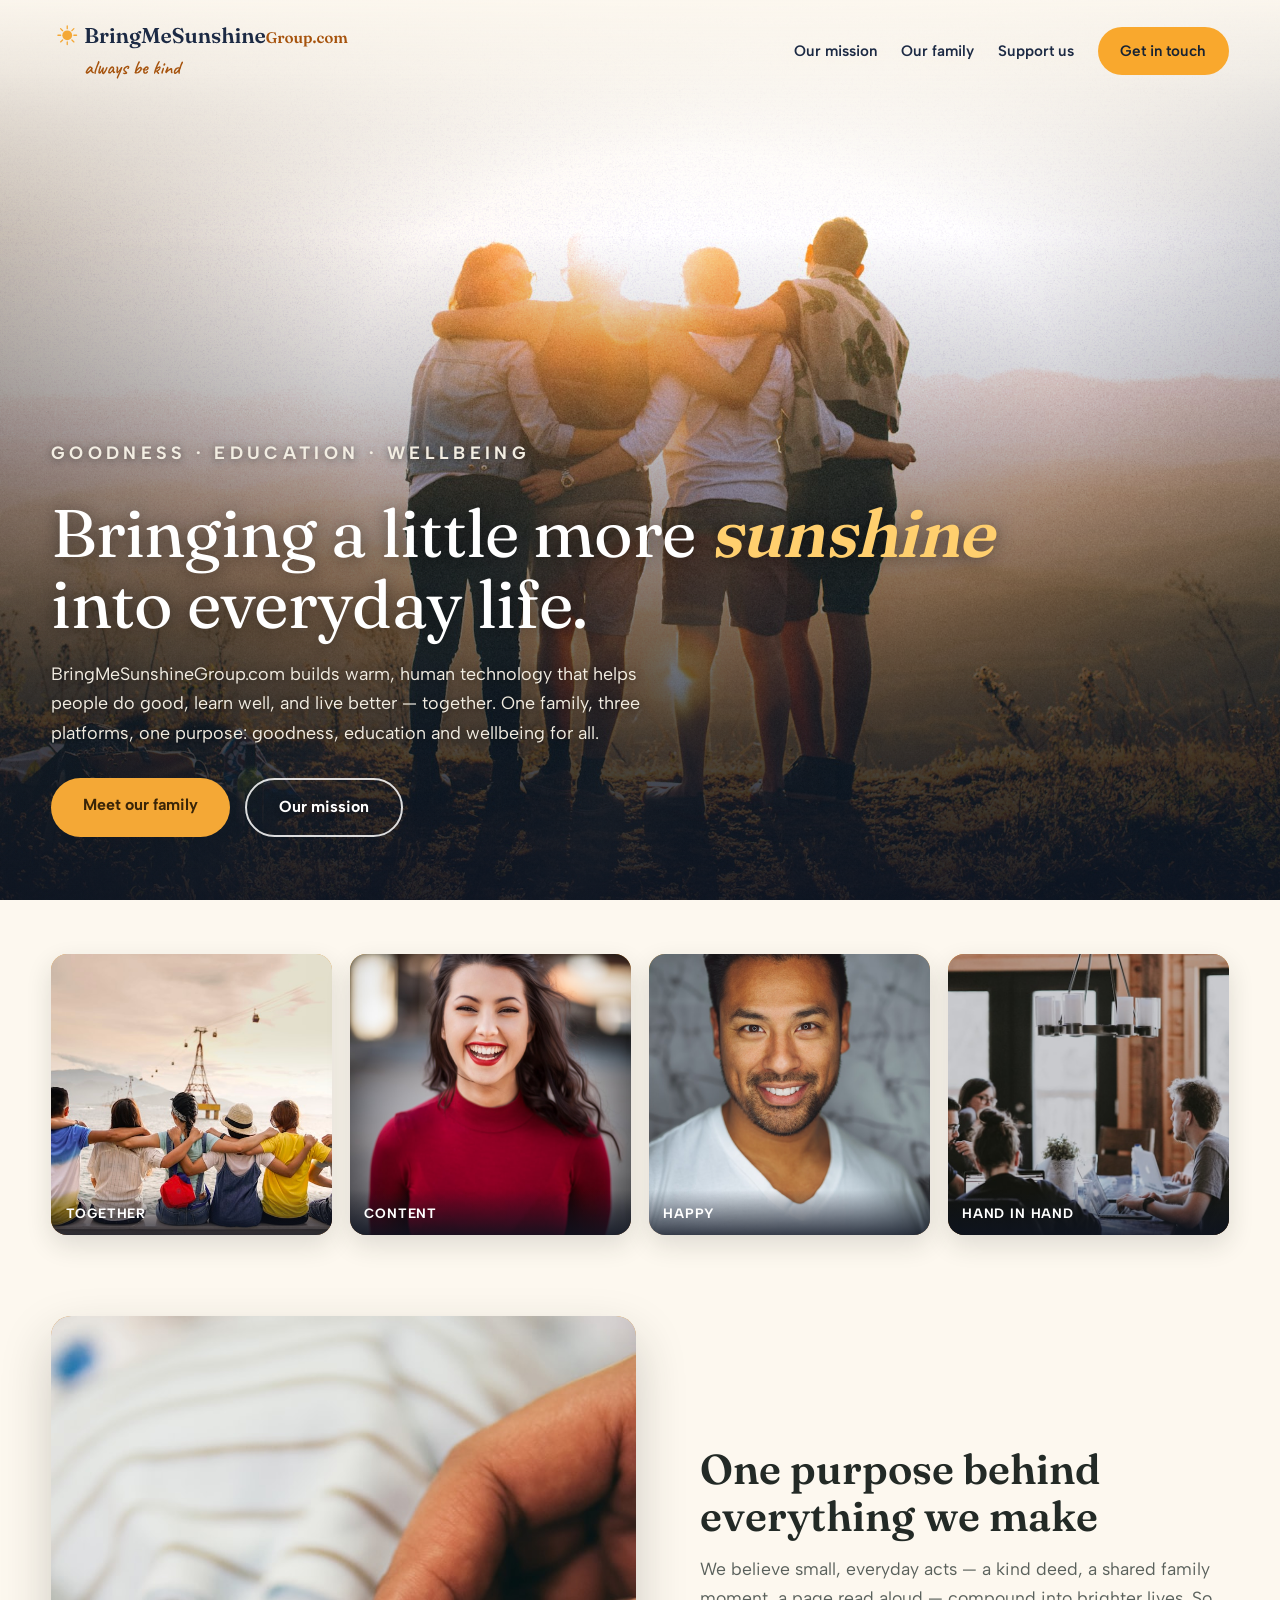
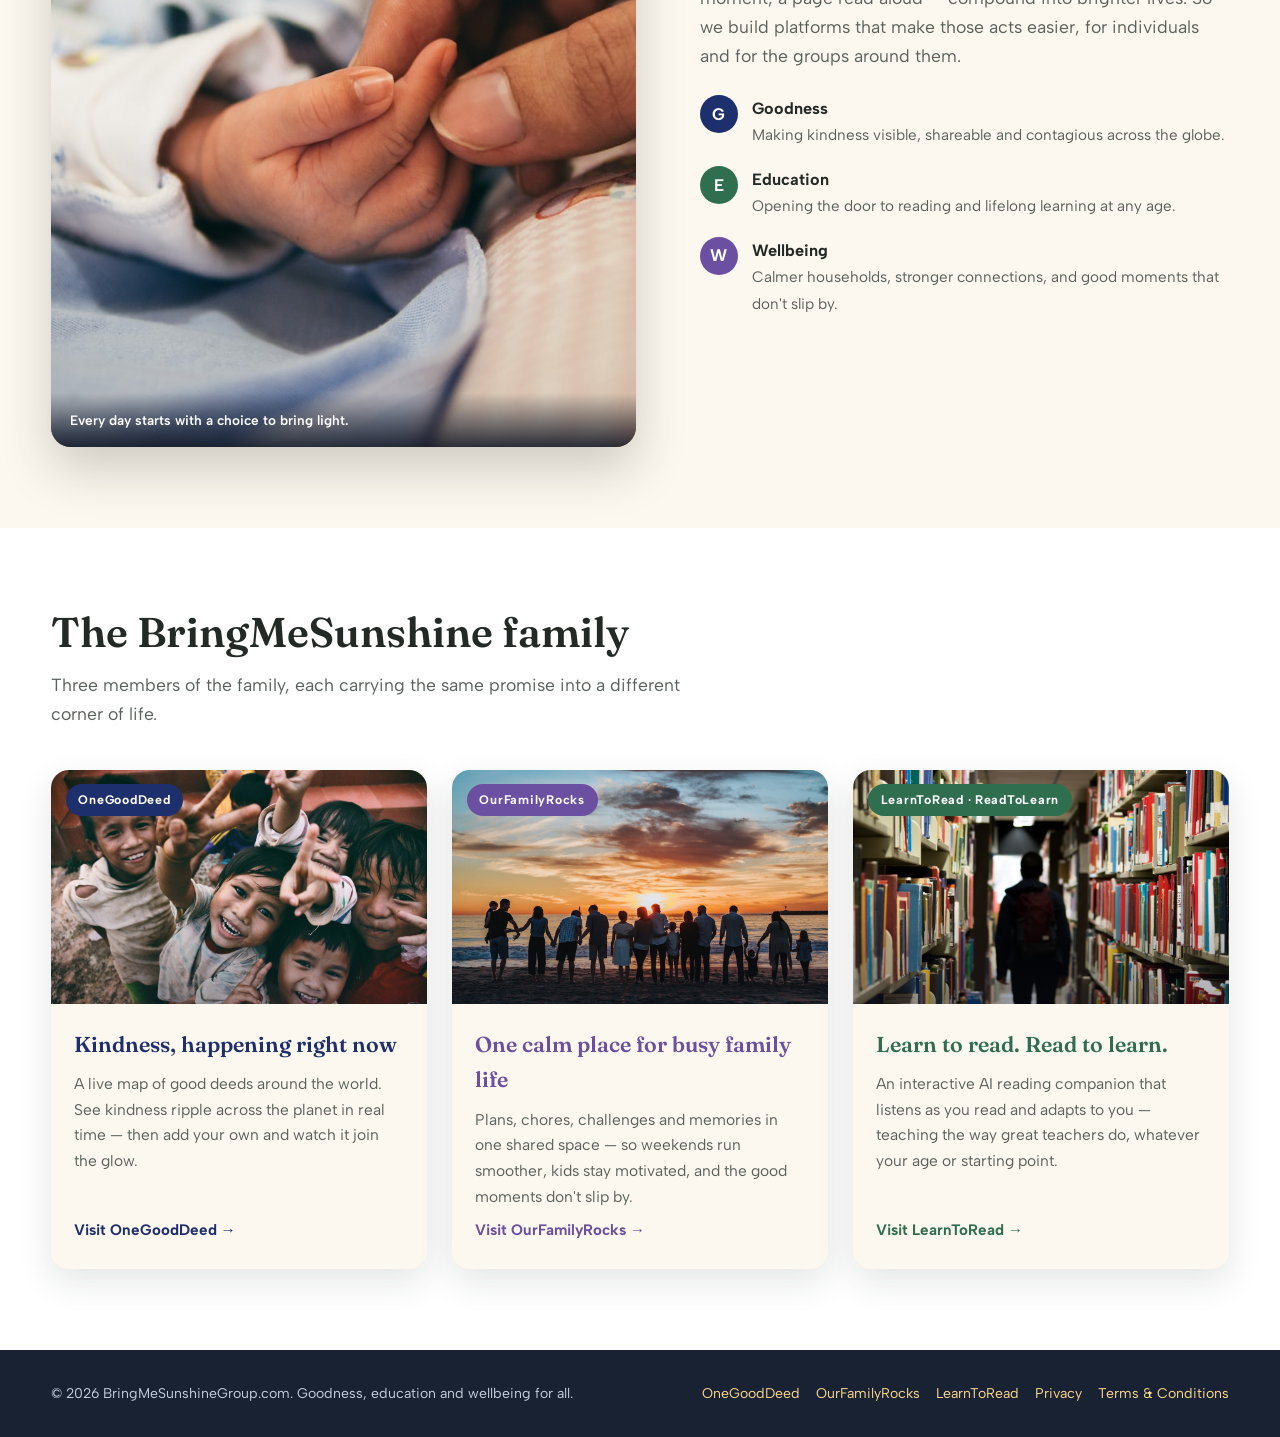
<file: index.html>
<!DOCTYPE html>
<html lang="en">
<head>
<meta charset="UTF-8">
<meta name="viewport" content="width=device-width, initial-scale=1.0">
<title>BringMeSunshineGroup.com — Goodness, education and wellbeing for all</title>

<!-- Favicons & app icons -->
<link rel="icon" href="favicon.ico" sizes="48x48">
<link rel="icon" href="favicon.svg" type="image/svg+xml">
<link rel="icon" type="image/png" sizes="32x32" href="favicon-32x32.png">
<link rel="icon" type="image/png" sizes="16x16" href="favicon-16x16.png">
<link rel="apple-touch-icon" sizes="180x180" href="apple-touch-icon.png">
<link rel="apple-touch-icon" sizes="167x167" href="apple-touch-icon-167x167.png">
<link rel="apple-touch-icon" sizes="152x152" href="apple-touch-icon-152x152.png">
<link rel="manifest" href="site.webmanifest">
<meta name="theme-color" content="#1c2a44">
<meta name="msapplication-config" content="browserconfig.xml">

<style>
:root{
  --sun:#f4a836;
  --sun-deep:#d97e1f;
  --sky:#1c2a44;        /* deep dawn navy */
  --cream:#fdf8ef;
  --ink:#232a26;
  --muted:#5a615c;
  /* product accents drawn from the three brands */
  --ogd-navy:#1e2f6e;   /* OneGoodDeed */
  --ofr-purple:#6b4fa1; /* OurFamilyRocks */
  --ltr-green:#2f6e4e;  /* LearnToRead */
  --display:'Fraunces',serif;
  --body:'Albert Sans',sans-serif;
}
*{margin:0;padding:0;box-sizing:border-box}
html{scroll-behavior:smooth}
body{font-family:var(--body);background:var(--cream);color:var(--ink);line-height:1.65}
img{display:block;max-width:100%}

/* ---------- header ---------- */
header{
  position:absolute;top:0;left:0;right:0;z-index:20;background:transparent;
  display:flex;align-items:center;justify-content:space-between;
  padding:1.1rem clamp(1.2rem,4vw,3.2rem);
}
.logo{display:flex;text-decoration:none}
.logo .wordline{display:flex;align-items:center;gap:.55rem}
.logo svg{width:1.9rem;height:1.9rem;flex:none}
.logo b{
  font-family:var(--display);font-weight:600;font-size:1.9rem;color:var(--sky);line-height:1.1;
  text-shadow:0 1px 10px rgba(253,248,239,.75);
}
.logo b small{color:var(--sun-deep);font-size:.72em}
@media(max-width:760px){
  .logo b{font-size:1.35rem}
  .logo svg{width:1.35rem;height:1.35rem}
  .kind-tag{font-size:1.1rem;margin-left:1.9rem}
}
nav{display:flex;align-items:center}
nav a{
  color:var(--sky);text-decoration:none;font-weight:600;font-size:.95rem;margin-left:1.5rem;
  text-shadow:0 1px 8px rgba(253,248,239,.7);
}
nav a:hover,nav a:focus-visible{color:var(--sun-deep)}
nav a:focus-visible{outline:2px solid var(--sun-deep);outline-offset:4px;border-radius:3px}
.burger{display:none}
.nav-cta{
  background:var(--sun);color:#3a2508 !important;border-radius:999px;
  padding:.55rem 1.25rem;text-shadow:none !important;white-space:nowrap;
}
.nav-cta:hover{background:#ffc25e;color:#3a2508 !important}

/* ---------- hero ---------- */
.hero{position:relative;min-height:100svh;display:flex;align-items:flex-end;overflow:hidden;background:var(--sky);padding-top:118px}
.hero-img{position:absolute;inset:0;width:100%;height:100%;object-fit:cover;object-position:center 35%;
  filter:contrast(1.1) saturate(1.04)}
/* graceful fallback if the photo can't load */
.hero-fallback{position:absolute;inset:0;background:
  radial-gradient(circle at 50% 78%, #ffd98c 0%, #f4a836 18%, #d3628a 45%, #4a2f58 75%, #1c2a44 100%);}
/* warm sunrise wash and gentle vignette to focus on the people */
.hero-tint{position:absolute;inset:0;pointer-events:none;background:
  linear-gradient(115deg, rgba(255,170,60,.14), transparent 45%),
  radial-gradient(ellipse 70% 70% at 55% 45%, transparent 40%, rgba(14,20,34,.38) 100%);}
/* sunlight coming in — kept subtle */
.sunflare{position:absolute;inset:0;pointer-events:none;mix-blend-mode:screen;background:
  radial-gradient(ellipse 42% 32% at 74% 16%, rgba(255,214,140,.45) 0%, rgba(255,178,72,.18) 40%, transparent 70%);}
.sunrays{position:absolute;inset:0;pointer-events:none;mix-blend-mode:screen;opacity:.2;background:
  conic-gradient(from 200deg at 72% 20%,
    transparent 0deg, rgba(255,220,150,.5) 6deg, transparent 12deg,
    transparent 20deg, rgba(255,220,150,.35) 26deg, transparent 32deg,
    transparent 42deg, rgba(255,220,150,.45) 48deg, transparent 54deg,
    transparent 64deg, rgba(255,220,150,.3) 70deg, transparent 76deg, transparent 360deg);}
/* contrast scrim so every word stays readable */
.hero-scrim{position:absolute;inset:0;background:
  linear-gradient(to top, rgba(14,20,34,.88) 0%, rgba(14,20,34,.55) 32%, rgba(14,20,34,.18) 58%, rgba(253,248,239,0) 74%, rgba(253,248,239,.78) 92%, rgba(253,248,239,.97) 100%);}
.hero-copy{position:relative;z-index:5;padding:0 clamp(1.2rem,4vw,3.2rem) clamp(2.6rem,7vh,5rem);max-width:780px;color:#fff}
.eyebrow{font-size:.78rem;letter-spacing:.24em;text-transform:uppercase;font-weight:700;color:#ffd98c;margin-bottom:1rem;text-shadow:0 1px 6px rgba(0,0,0,.5)}
h1{
  font-family:var(--display);font-weight:400;font-size:clamp(2.5rem,6vw,4.5rem);
  line-height:1.05;letter-spacing:-.01em;margin-bottom:1.2rem;
  text-shadow:0 2px 18px rgba(0,0,0,.55);
}
h1 em{font-style:italic;font-weight:600;color:#ffcf6e}
.hero-copy p{font-size:clamp(1.02rem,1.4vw,1.2rem);color:#f2ede2;max-width:56ch;margin-bottom:1.9rem;text-shadow:0 1px 8px rgba(0,0,0,.55)}
.cta-row{display:flex;gap:.9rem;flex-wrap:wrap}
.btn{display:inline-block;text-decoration:none;font-weight:700;font-size:1rem;border-radius:999px;padding:.9rem 2rem;transition:transform .15s,background .15s}
.btn:focus-visible{outline:3px solid #ffd98c;outline-offset:3px}
.btn-sun{background:var(--sun);color:#3a2508}
.btn-sun:hover{transform:translateY(-2px);background:#ffc25e}
.btn-line{border:2px solid rgba(255,255,255,.85);color:#fff;text-shadow:0 1px 6px rgba(0,0,0,.4)}
.btn-line:hover{border-color:#ffd98c;color:#ffd98c}

/* ---------- sections ---------- */
section{padding:clamp(3.6rem,9vh,6.5rem) clamp(1.2rem,4vw,3.2rem)}
.inner{max-width:1120px;margin:0 auto}
h2{font-family:var(--display);font-weight:600;font-size:clamp(1.8rem,3.4vw,2.6rem);line-height:1.12;margin-bottom:.9rem}
.lede{max-width:62ch;color:var(--muted);font-size:1.1rem}

/* mission split */
.mission .inner{display:grid;grid-template-columns:1.05fr .95fr;gap:clamp(2rem,5vw,4rem);align-items:center}
@media(max-width:820px){.mission .inner{grid-template-columns:1fr}}
.mission-photo{position:relative;border-radius:20px;overflow:hidden;box-shadow:0 22px 50px rgba(35,42,38,.22);aspect-ratio:4/5;background:
  radial-gradient(circle at 60% 30%, #ffd98c, #f4a836 40%, #b8652f 100%);}
.mission-photo img{width:100%;height:100%;object-fit:cover}
.mission-photo figcaption{
  position:absolute;left:0;right:0;bottom:0;padding:1rem 1.2rem;font-size:.85rem;font-weight:600;color:#fff;
  background:linear-gradient(to top, rgba(14,20,34,.85), transparent);
}
.pillars{list-style:none;margin-top:1.6rem;display:grid;gap:1.1rem}
.pillars li{display:flex;gap:.9rem;align-items:flex-start}
.pillars .dot{flex:none;width:38px;height:38px;border-radius:50%;display:grid;place-items:center;color:#fff;font-weight:700;font-size:1.05rem}
.pillars b{display:block;font-size:1.02rem}
.pillars span{color:var(--muted);font-size:.95rem}

/* product family */
.family{background:#fff}
.family-grid{display:grid;grid-template-columns:repeat(auto-fit,minmax(290px,1fr));gap:1.6rem;margin-top:2.6rem}
.card{
  border-radius:18px;overflow:hidden;background:var(--cream);
  box-shadow:0 12px 34px rgba(35,42,38,.12);display:flex;flex-direction:column;
  transition:transform .18s ease;
}
.card:hover{transform:translateY(-5px)}
.card .photo{position:relative;aspect-ratio:16/10;overflow:hidden}
.card .photo img{width:100%;height:100%;object-fit:cover}
.card .photo::after{content:"";position:absolute;inset:0;background:linear-gradient(to top, rgba(14,20,34,.35), transparent 45%)}
.card .badge{
  position:absolute;top:.9rem;left:.9rem;z-index:2;color:#fff;font-weight:700;font-size:.78rem;
  letter-spacing:.06em;padding:.35rem .8rem;border-radius:999px;
}
.card-body{padding:1.4rem 1.4rem 1.6rem;display:flex;flex-direction:column;gap:.55rem;flex:1}
.card h3{font-family:var(--display);font-weight:600;font-size:1.35rem}
.card p{color:var(--muted);font-size:.97rem;flex:1}
.card a{font-weight:700;text-decoration:none;font-size:.95rem}
.ogd .badge,.ogd .dot{background:var(--ogd-navy)} .ogd h3,.ogd a{color:var(--ogd-navy)}
.ofr .badge,.ofr .dot{background:var(--ofr-purple)} .ofr h3,.ofr a{color:var(--ofr-purple)}
.ltr .badge,.ltr .dot{background:var(--ltr-green)} .ltr h3,.ltr a{color:var(--ltr-green)}
.photo-fallback-ogd{background:radial-gradient(circle at 30% 30%, #3b4f9e, #1e2f6e)}
.photo-fallback-ofr{background:radial-gradient(circle at 30% 30%, #9a7ecf, #6b4fa1)}
.photo-fallback-ltr{background:radial-gradient(circle at 30% 30%, #58a37c, #2f6e4e)}

/* banner CTA */
.banner{position:relative;color:#fff;text-align:center;overflow:hidden;background:var(--sky)}
.banner-img{position:absolute;inset:0;width:100%;height:100%;object-fit:cover;object-position:center 40%}
.banner-scrim{position:absolute;inset:0;background:rgba(16,24,40,.68)}
.banner .inner{position:relative;z-index:2;max-width:760px}
.banner h2{color:#fff;text-shadow:0 2px 14px rgba(0,0,0,.5)}
.banner p{color:#f0ebe0;margin:0 auto 2rem;max-width:54ch;text-shadow:0 1px 8px rgba(0,0,0,.5)}

/* people strip */
.people-strip{padding-top:clamp(2.4rem,6vh,4rem);padding-bottom:0}
.strip-grid{display:grid;grid-template-columns:repeat(auto-fit,minmax(180px,1fr));gap:1.1rem}
.strip-grid figure{position:relative;border-radius:16px;overflow:hidden;aspect-ratio:1/1;
  background:radial-gradient(circle at 40% 30%, #ffd98c, #f4a836 55%, #c97b3a);
  box-shadow:0 10px 26px rgba(35,42,38,.14)}
.strip-grid img{width:100%;height:100%;object-fit:cover;transition:transform .3s ease}
.strip-grid figure:hover img{transform:scale(1.04)}
.strip-grid figcaption{
  position:absolute;left:0;right:0;bottom:0;padding:.7rem .9rem;
  font-weight:700;font-size:.85rem;letter-spacing:.06em;text-transform:uppercase;color:#fff;
  background:linear-gradient(to top, rgba(14,20,34,.8), transparent);
}

footer{background:#182233;color:#c8cedd;padding:2rem clamp(1.2rem,4vw,3.2rem);font-size:.88rem;display:flex;justify-content:space-between;flex-wrap:wrap;gap:.8rem}
footer a{color:#ffd98c;text-decoration:none;margin-left:1rem}
footer a:first-child{margin-left:0}
@media(prefers-reduced-motion:no-preference){
  .hero-copy{opacity:0;transform:translateY(14px);animation:rise .9s ease .4s forwards}
  .sunflare{opacity:0;animation:dawn 2.4s ease .2s forwards}
  @keyframes rise{to{opacity:1;transform:translateY(0)}}
  @keyframes dawn{to{opacity:1}}
}

/* --- Get in touch form (20 Aug 2026) --- */
.contact-card{background:var(--cream);color:var(--ink);border-radius:16px;padding:22px 22px 16px;
  max-width:560px;margin:22px auto 0;text-align:left;box-shadow:0 10px 34px rgba(0,0,0,.25)}
.contact-card label{display:block;font-weight:600;font-size:.86rem;margin:0 0 12px;color:var(--ink)}
.contact-card .cf-opt{font-weight:400;color:var(--muted)}
.contact-card input,.contact-card textarea{display:block;width:100%;margin-top:5px;border:1px solid #e0d9c8;
  border-radius:10px;padding:10px 12px;font:inherit;font-size:.95rem;background:#fff;color:var(--ink)}
.contact-card input:focus,.contact-card textarea:focus{outline:2px solid var(--sun);border-color:var(--sun)}
.contact-card .cf-row{display:grid;grid-template-columns:1fr 1fr;gap:0 14px}
@media(max-width:560px){.contact-card .cf-row{grid-template-columns:1fr}}
.contact-card button{width:100%;border:none;cursor:pointer;font:inherit;font-weight:700;border-radius:12px;padding:12px}
.contact-card .cf-note{font-size:.8rem;color:var(--muted);margin:10px 0 0;text-align:center}
.contact-card .cf-note a{color:var(--sun-deep);font-weight:600}
.lockup{display:flex;flex-direction:column}
.kind-tag{font-family:'Caveat',cursive;font-size:1.4rem;font-weight:600;letter-spacing:.02em;color:var(--sun-deep);text-shadow:0 1px 8px rgba(253,248,239,.7);margin:2px 0 0 2.45rem}
/* ---------- mobile flow (21 Aug 2026): burger menu ---------- */
@media(max-width:640px){
  header{padding:1rem 1.2rem}
  .burger{display:flex;flex-direction:column;align-items:center;justify-content:center;gap:5px;
    width:44px;height:44px;flex:none;background:rgba(253,248,239,.6);
    border:1.5px solid rgba(28,42,68,.45);border-radius:12px;cursor:pointer;padding:0}
  .burger span{display:block;width:20px;height:2px;background:var(--sky);border-radius:2px;transition:transform .2s,opacity .2s}
  .burger[aria-expanded="true"] span:nth-child(1){transform:translateY(7px) rotate(45deg)}
  .burger[aria-expanded="true"] span:nth-child(2){opacity:0}
  .burger[aria-expanded="true"] span:nth-child(3){transform:translateY(-7px) rotate(-45deg)}
  nav{position:absolute;top:calc(100% - .4rem);right:1.2rem;display:none;flex-direction:column;align-items:stretch;
    background:rgba(253,248,239,.98);border:1px solid #eee3cf;border-radius:14px;
    padding:.7rem;min-width:220px;gap:.15rem;box-shadow:0 18px 40px rgba(35,42,38,.28)}
  nav.open{display:flex}
  nav a{margin-left:0;font-size:1rem;padding:.6rem .7rem;border-radius:9px;text-shadow:none}
  nav a:not(.nav-cta):hover{background:rgba(28,42,68,.07)}
  .nav-cta{margin-top:.45rem;text-align:center;padding:.6rem 1rem}
  .strip-grid{grid-template-columns:1fr 1fr;gap:.8rem}
  .strip-grid figcaption{font-size:.72rem;padding:.5rem .6rem}
  .mission-photo{aspect-ratio:4/3}
  .contact-card input,.contact-card textarea{font-size:1rem}
  footer{flex-direction:column;align-items:center;text-align:center;gap:.9rem}
  footer span:last-child{display:flex;flex-wrap:wrap;justify-content:center;gap:.3rem 1.1rem}
  footer a{margin-left:0}
}
/* two-line hero headline on wide screens (21 Aug 2026) */
.h1-br{display:none}
@media(min-width:900px){
  .h1-br{display:inline}
  .hero-copy{max-width:1080px}
  h1{font-size:clamp(2.5rem,5.6vw,4.2rem)}
}
</style>
<link rel="stylesheet" href="brand/web/bmsg-fonts-v1.2.css">
<link rel="stylesheet" href="brand/web/bmsg-lockup-v1.2.css">
<link rel="canonical" href="https://bringmesunshinegroup.com/">
<link rel="stylesheet" href="site-layout.css">
</head>
<body>

<header>
  <a class="logo" href="index.html" aria-label="BringMeSunshineGroup.com home"><svg xmlns="http://www.w3.org/2000/svg" viewBox="0 0 429 96" width="429" height="96" role="img" aria-label="BringMeSunshineGroup.com — always be kind" class="bmsg-web-logo"><title>BringMeSunshineGroup.com — always be kind</title><g fill="#f4a836" stroke="#f4a836" stroke-width="1.9" stroke-linecap="round"><circle cx="23.2" cy="24.7" r="7" stroke="none"/><path d="M23.2 11.4v3.8m0 19v3.8M9.9 24.7h3.8m19 0h3.8M13.7 15.2l2.9 2.9m13.3 13.3 2.8 2.8m0-19-2.8 2.9m-13.3 13.3-2.9 2.8"/></g><path data-part="name" fill="#1c2a44" d="M67.86 30.6Q67.86 32.87 65.91499999999999 34.295Q63.97 35.72 60.08 35.72H49.58Q49.15 35.72 48.94 35.54Q48.73 35.36 48.73 35.07Q48.73 34.54 49.33 34.36L50.23 34.16Q50.6 34.06 50.79 33.855000000000004Q50.98 33.65 50.98 33.31V16.83Q50.98 16.5 50.795 16.3Q50.61 16.1 50.23 16.0L49.33 15.8Q48.73 15.62 48.73 15.09Q48.73 14.78 48.94 14.61Q49.15 14.44 49.58 14.44H57.72Q60.56 14.44 62.555 15.215Q64.55 15.99 65.6 17.365Q66.65 18.74 66.65 20.58Q66.65 22.09 65.79 23.29Q64.93 24.49 63.265 25.185Q61.6 25.88 59.15 25.88L59.98 25.43Q62.37 25.43 64.14 26.09Q65.91 26.75 66.88499999999999 27.92Q67.86 29.09 67.86 30.6ZM58.36 26.4H54.4V25.25H58.03Q59.38 25.25 60.315 24.740000000000002Q61.25 24.23 61.735 23.235Q62.22 22.24 62.22 20.82Q62.22 19.28 61.61 18.145000000000003Q61.0 17.01 59.84 16.375Q58.68 15.74 57.02 15.74H55.64V33.01Q55.64 33.73 56.08 34.075Q56.52 34.42 57.38 34.42H59.05Q60.4 34.42 61.325 33.935Q62.25 33.45 62.725 32.555Q63.2 31.66 63.2 30.47Q63.2 28.62 61.965 27.509999999999998Q60.73 26.4 58.36 26.4ZM75.11 27.71Q75.11 25.52 75.735 24.04Q76.36 22.56 77.36500000000001 21.814999999999998Q78.37 21.07 79.52 21.07Q80.95 21.07 81.72 21.880000000000003Q82.49 22.69 82.49 24.21Q82.49 25.55 81.93 26.21Q81.37 26.87 80.49 26.87Q79.6 26.87 79.13 26.395000000000003Q78.66 25.92 78.66 25.06V24.5Q78.65 24.03 78.44 23.795Q78.23 23.56 77.75 23.56Q77.22 23.56 76.72999999999999 24.0Q76.24 24.44 75.935 25.34Q75.63 26.24 75.63 27.64ZM75.4 22.05 75.63 25.64V33.41Q75.63 33.82 75.78999999999999 34.019999999999996Q75.95 34.22 76.39 34.29L77.71 34.5Q78.04 34.55 78.2 34.705Q78.36 34.86 78.36 35.13Q78.36 35.41 78.16 35.565Q77.96 35.72 77.57 35.72H70.51Q70.11 35.72 69.925 35.56Q69.74 35.4 69.74 35.14Q69.74 34.93 69.87 34.78Q70.0 34.63 70.27 34.53L70.88 34.38Q71.15 34.29 71.28 34.085Q71.41 33.88 71.41 33.43V24.53Q71.41 24.17 71.3 24.01Q71.19 23.85 70.94 23.81L70.11 23.75Q69.86 23.69 69.745 23.565Q69.63 23.44 69.63 23.24Q69.63 23.01 69.775 22.86Q69.92 22.71 70.29 22.58L73.19 21.57Q73.88 21.31 74.205 21.229999999999997Q74.53 21.15 74.72 21.15Q75.03 21.15 75.185 21.354999999999997Q75.34 21.56 75.4 22.05ZM89.95 22.04V33.42Q89.95 33.87 90.08 34.08Q90.21 34.29 90.47 34.38L91.07 34.53Q91.35 34.62 91.475 34.769999999999996Q91.6 34.92 91.6 35.14Q91.6 35.41 91.41499999999999 35.565Q91.23 35.72 90.83 35.72H84.83Q84.43 35.72 84.245 35.565Q84.06 35.41 84.06 35.14Q84.06 34.93 84.185 34.78Q84.31 34.63 84.59 34.53L85.21 34.38Q85.47 34.29 85.6 34.085Q85.73 33.88 85.73 33.43V24.5Q85.73 24.14 85.62 23.985Q85.51 23.83 85.26 23.79L84.44 23.73Q84.18 23.67 84.07 23.545Q83.96 23.42 83.96 23.22Q83.96 22.98 84.1 22.84Q84.24 22.7 84.61 22.56L87.57 21.51Q88.13 21.31 88.455 21.225Q88.78 21.14 89.02 21.14Q89.49 21.14 89.72 21.384999999999998Q89.95 21.63 89.95 22.04ZM87.53 18.85Q86.33 18.85 85.60499999999999 18.22Q84.88 17.59 84.88 16.58Q84.88 15.57 85.60499999999999 14.95Q86.33 14.33 87.53 14.33Q88.73 14.33 89.46000000000001 14.95Q90.19 15.57 90.19 16.58Q90.19 17.59 89.46000000000001 18.22Q88.73 18.85 87.53 18.85ZM99.38 22.04V33.42Q99.38 33.87 99.50999999999999 34.08Q99.64 34.29 99.91 34.38L100.49 34.54Q100.94 34.72 100.94 35.1Q100.94 35.72 100.15 35.72H94.26Q93.87 35.72 93.685 35.565Q93.5 35.41 93.5 35.14Q93.5 34.93 93.625 34.78Q93.75 34.63 94.02 34.53L94.64 34.38Q94.91 34.29 95.035 34.085Q95.16 33.88 95.16 33.43V24.5Q95.16 24.14 95.05 23.985Q94.94 23.83 94.69 23.79L93.87 23.73Q93.62 23.67 93.505 23.545Q93.39 23.42 93.39 23.22Q93.39 22.98 93.53 22.84Q93.67 22.7 94.04 22.56L97.01 21.51Q97.54 21.31 97.86500000000001 21.225Q98.19 21.14 98.48 21.14Q98.93 21.14 99.155 21.384999999999998Q99.38 21.63 99.38 22.04ZM98.93 25.39 98.28 24.72 98.87 24.2Q100.75 22.51 102.09 21.79Q103.43 21.07 104.64 21.07Q106.47 21.07 107.49000000000001 22.29Q108.51 23.51 108.72 25.57L109.6 33.38Q109.65 33.85 109.765 34.075Q109.88 34.3 110.17 34.39L110.72 34.53Q110.99 34.63 111.115 34.78Q111.24 34.93 111.24 35.14Q111.24 35.41 111.06 35.565Q110.88 35.72 110.48 35.72H104.52Q103.74 35.72 103.74 35.1Q103.74 34.72 104.19 34.54L104.79 34.38Q105.08 34.29 105.22999999999999 34.065Q105.38 33.84 105.33 33.38L104.52 26.18Q104.37 24.86 103.855 24.2Q103.34 23.54 102.33 23.54Q101.69 23.54 100.995 23.875Q100.3 24.21 99.54 24.86ZM122.19 34.39Q120.11 34.08 119.17 33.84Q118.23 33.6 117.98 33.375Q117.73 33.15 117.73 32.92Q117.73 32.67 117.93 32.455Q118.13 32.24 118.58 32.04L118.29 31.81Q116.79 31.97 115.94 32.370000000000005Q115.09 32.77 114.735 33.33Q114.38 33.89 114.38 34.54Q114.38 35.26 114.81 35.78Q115.24 36.3 116.41999999999999 36.695Q117.6 37.09 119.84 37.44Q121.68 37.72 122.70500000000001 38.04Q123.73 38.36 124.135 38.76Q124.54 39.16 124.54 39.7Q124.54 40.38 124.11000000000001 40.86Q123.68 41.34 122.755 41.595Q121.83 41.85 120.32 41.85Q117.67 41.85 116.58 41.025000000000006Q115.49 40.2 115.49 38.85Q115.49 38.15 116.08 37.575Q116.67 37.0 117.82 36.81L117.59 36.39Q114.61 36.75 113.45 37.67Q112.29 38.59 112.29 39.78Q112.29 40.76 112.995 41.525Q113.7 42.29 115.315 42.730000000000004Q116.93 43.17 119.66 43.17Q123.82 43.17 126.02 41.85Q128.22 40.53 128.22 38.46Q128.22 37.33 127.65 36.535Q127.08 35.74 125.75999999999999 35.22Q124.44 34.7 122.19 34.39ZM122.53 22.58 123.46 22.7Q123.99 21.63 124.35499999999999 21.255Q124.72 20.88 125.2 20.88Q125.63 20.88 125.88 21.104999999999997Q126.13 21.33 126.33500000000001 21.625Q126.54 21.92 126.815 22.145000000000003Q127.09 22.37 127.58 22.37Q128.27 22.37 128.68 21.87Q129.09 21.37 129.09 20.55Q129.09 19.6 128.49 19.065Q127.89 18.53 126.91 18.53Q125.75 18.53 124.735 19.295Q123.72 20.06 123.01 21.59ZM126.99 26.52Q126.99 24.99 126.16 23.765Q125.33 22.54 123.785 21.825Q122.24 21.11 120.11 21.11Q117.91 21.11 116.25999999999999 21.85Q114.61 22.59 113.705 23.915Q112.8 25.24 112.8 26.98Q112.8 28.5 113.64 29.73Q114.48 30.96 116.035 31.67Q117.59 32.38 119.71 32.38Q121.9 32.38 123.535 31.645000000000003Q125.17 30.91 126.08 29.585Q126.99 28.26 126.99 26.52ZM119.35 22.32Q120.63 22.24 121.475 23.375Q122.32 24.51 122.56 26.67Q122.79 28.75 122.23 29.884999999999998Q121.67 31.02 120.43 31.11Q119.58 31.16 118.91 30.67Q118.24 30.18 117.81 29.185000000000002Q117.38 28.19 117.22 26.77Q117.07 25.38 117.26499999999999 24.405Q117.46 23.43 117.99 22.905Q118.52 22.38 119.35 22.32ZM143.57 29.76 142.14 30.26 147.77 15.75Q148.05 15.01 148.425 14.725Q148.8 14.44 149.46 14.44H153.91Q154.35 14.44 154.565 14.61Q154.78 14.78 154.78 15.09Q154.78 15.35 154.635 15.524999999999999Q154.49 15.7 154.17 15.8L153.35 16.01Q152.85 16.15 152.675 16.41Q152.5 16.67 152.54 17.26L153.71 33.11Q153.74 33.62 153.91500000000002 33.825Q154.09 34.03 154.54 34.16L155.34 34.36Q155.64 34.45 155.77499999999998 34.620000000000005Q155.91 34.79 155.91 35.04Q155.91 35.33 155.7 35.525Q155.49 35.72 155.05 35.72H147.68Q147.24 35.72 147.025 35.54Q146.81 35.36 146.81 35.07Q146.81 34.82 146.945 34.64Q147.08 34.46 147.42 34.36L148.23 34.16Q148.75 34.01 148.93 33.79Q149.11 33.57 149.08 33.11L147.82 16.95L149.13 16.85L142.68 33.63Q142.43 34.33 142.155 34.53Q141.88 34.73 141.51 34.73Q141.24 34.73 141.02 34.655Q140.8 34.58 140.60500000000002 34.335Q140.41 34.09 140.2 33.57L133.61 17.29L134.87 16.8L133.56 32.6Q133.5 33.25 133.84 33.595Q134.18 33.94 134.78 34.18L135.56 34.43Q135.79 34.53 135.92000000000002 34.67Q136.05 34.81 136.05 35.05Q136.05 35.35 135.835 35.535Q135.62 35.72 135.19 35.72H130.28Q129.84 35.72 129.63 35.54Q129.42 35.36 129.42 35.07Q129.42 34.77 129.6 34.61Q129.78 34.45 130.08 34.34L130.71 34.13Q131.25 33.95 131.57 33.595Q131.89 33.24 131.94 32.59L133.2 17.62Q133.26 16.89 133.065 16.52Q132.87 16.15 132.35 16.01L131.58 15.83Q131.25 15.73 131.09 15.555Q130.93 15.38 130.93 15.1Q130.93 14.44 131.82 14.44H136.23Q136.84 14.44 137.215 14.684999999999999Q137.59 14.93 137.88 15.68ZM171.59 26.83Q171.59 27.58 171.16500000000002 27.985Q170.74 28.39 169.92 28.39H160.44V27.31H166.63Q167.36 27.31 167.36 26.64Q167.36 24.58 166.63 23.52Q165.9 22.46 164.69 22.46Q163.75 22.46 163.03 23.03Q162.31 23.6 161.905 24.69Q161.5 25.78 161.5 27.32Q161.5 30.28 162.875 31.76Q164.25 33.24 166.52 33.24Q167.88 33.24 168.89999999999998 32.675Q169.92 32.11 170.45 31.08Q170.69 30.8 170.84 30.700000000000003Q170.99 30.6 171.15 30.6Q171.37 30.6 171.47 30.805Q171.57 31.01 171.57 31.29Q171.5 32.6 170.66 33.695Q169.82 34.79 168.385 35.44Q166.95 36.09 165.1 36.09Q162.93 36.09 161.255 35.195Q159.58 34.3 158.63 32.675Q157.68 31.05 157.68 28.88Q157.68 26.59 158.59 24.83Q159.5 23.07 161.195 22.064999999999998Q162.89 21.06 165.25 21.06Q167.24 21.06 168.66500000000002 21.799999999999997Q170.09 22.54 170.84 23.84Q171.59 25.14 171.59 26.83ZM182.57 36.18Q181.31 36.18 180.41500000000002 35.875Q179.52 35.57 178.96 35.265Q178.4 34.96 178.12 34.96Q177.85 34.96 177.64999999999998 35.150000000000006Q177.45 35.34 177.26 35.59Q177.07 35.84 176.87 36.03Q176.67 36.22 176.4 36.22Q176.1 36.22 175.89999999999998 36.035Q175.7 35.85 175.63 35.44L174.58 30.34Q174.52 30.03 174.655 29.805Q174.79 29.58 175.09 29.48Q175.43 29.36 175.685 29.490000000000002Q175.94 29.62 176.12 29.99Q177.02 31.77 178.015 32.805Q179.01 33.84 180.08499999999998 34.285Q181.16 34.73 182.27 34.73Q183.84 34.73 184.74 33.91Q185.64 33.09 185.64 31.7Q185.65 30.82 185.24 30.09Q184.83 29.36 183.695 28.68Q182.56 28.0 180.36 27.29Q178.05 26.53 176.655 25.55Q175.26 24.57 174.63 23.265Q174.0 21.96 174.0 20.24Q174.0 18.4 174.88 17.005Q175.76 15.61 177.35 14.83Q178.94 14.05 181.06 14.05Q182.42 14.05 183.31 14.335Q184.2 14.62 184.76999999999998 14.91Q185.34 15.2 185.71 15.2Q186.04 15.2 186.24 14.905Q186.44 14.61 186.665 14.305Q186.89 14.0 187.29 14.0Q187.6 14.0 187.805 14.2Q188.01 14.4 188.17 14.94L189.62 20.05Q189.73 20.42 189.6 20.71Q189.47 21.0 189.15 21.11Q188.82 21.21 188.56 21.08Q188.3 20.95 188.13 20.62Q187.15 18.69 186.065 17.57Q184.98 16.45 183.83499999999998 15.969999999999999Q182.69 15.49 181.52 15.49Q179.96 15.49 179.03500000000003 16.39Q178.11 17.29 178.11 18.76Q178.11 19.65 178.515 20.405Q178.92 21.16 180.02999999999997 21.875Q181.14 22.59 183.24 23.36Q185.61 24.21 187.0 25.19Q188.39 26.17 188.995 27.385Q189.6 28.6 189.6 30.18Q189.59 31.83 188.76 33.195Q187.93 34.56 186.37 35.370000000000005Q184.81 36.18 182.57 36.18ZM203.06 33.68V32.83L202.94 32.77V24.51Q202.94 24.15 202.825 23.994999999999997Q202.71 23.84 202.47 23.8L201.65 23.74Q201.39 23.68 201.27499999999998 23.555Q201.16 23.43 201.16 23.23Q201.16 22.99 201.3 22.85Q201.44 22.71 201.81 22.57L204.78 21.52Q205.31 21.32 205.64 21.235Q205.97 21.15 206.26 21.15Q206.7 21.15 206.93 21.395Q207.16 21.64 207.16 22.05V33.42Q207.16 33.87 207.285 34.08Q207.41 34.29 207.68 34.38L208.27 34.53Q208.55 34.62 208.68 34.769999999999996Q208.81 34.92 208.81 35.14Q208.81 35.41 208.62 35.565Q208.43 35.72 208.03 35.72H204.86Q204.09 35.72 203.575 35.15Q203.06 34.58 203.06 33.68ZM193.43 31.55V24.51Q193.43 24.15 193.32 23.994999999999997Q193.21 23.84 192.96 23.8L192.14 23.74Q191.88 23.68 191.76999999999998 23.555Q191.66 23.43 191.66 23.23Q191.66 22.99 191.8 22.85Q191.94 22.71 192.31 22.57L195.28 21.52Q195.83 21.31 196.155 21.229999999999997Q196.48 21.15 196.72 21.15Q197.19 21.15 197.42000000000002 21.395Q197.65 21.64 197.65 22.05V30.95Q197.65 32.29 198.29000000000002 32.95Q198.93 33.61 200.01 33.61Q200.68 33.61 201.43 33.285Q202.18 32.96 202.97 32.28L203.58 31.76L204.22 32.43L203.63 32.95Q201.75 34.69 200.33499999999998 35.385Q198.92 36.08 197.67 36.08Q195.78 36.08 194.60500000000002 34.86Q193.43 33.64 193.43 31.55ZM216.83 22.04V33.42Q216.83 33.87 216.96 34.08Q217.09 34.29 217.36 34.38L217.94 34.54Q218.39 34.72 218.39 35.1Q218.39 35.72 217.6 35.72H211.71Q211.32 35.72 211.135 35.565Q210.95 35.41 210.95 35.14Q210.95 34.93 211.075 34.78Q211.2 34.63 211.47 34.53L212.09 34.38Q212.36 34.29 212.485 34.085Q212.61 33.88 212.61 33.43V24.5Q212.61 24.14 212.5 23.985Q212.39 23.83 212.14 23.79L211.32 23.73Q211.07 23.67 210.95499999999998 23.545Q210.84 23.42 210.84 23.22Q210.84 22.98 210.98000000000002 22.84Q211.12 22.7 211.49 22.56L214.46 21.51Q214.99 21.31 215.32 21.225Q215.65 21.14 215.93 21.14Q216.38 21.14 216.60500000000002 21.384999999999998Q216.83 21.63 216.83 22.04ZM216.38 25.39 215.73 24.72 216.32 24.2Q218.2 22.51 219.54 21.79Q220.88 21.07 222.09 21.07Q223.92 21.07 224.94 22.29Q225.96 23.51 226.17 25.57L227.05 33.38Q227.1 33.85 227.215 34.075Q227.33 34.3 227.62 34.39L228.17 34.53Q228.44 34.63 228.57 34.78Q228.7 34.93 228.7 35.14Q228.7 35.41 228.515 35.565Q228.33 35.72 227.93 35.72H221.97Q221.19 35.72 221.19 35.1Q221.19 34.72 221.64 34.54L222.24 34.38Q222.53 34.29 222.68 34.065Q222.83 33.84 222.78 33.38L221.97 26.18Q221.82 24.86 221.305 24.2Q220.79 23.54 219.78 23.54Q219.14 23.54 218.45 23.875Q217.76 24.21 216.99 24.86ZM236.53 34.81Q237.57 34.81 238.14999999999998 34.285Q238.73 33.76 238.73 32.95Q238.73 32.44 238.5 32.019999999999996Q238.27 31.6 237.635 31.255000000000003Q237.0 30.91 235.79 30.63Q233.5 30.14 232.24 29.41Q230.98 28.68 230.49 27.73Q230.0 26.78 230.0 25.62Q230.0 23.53 231.475 22.3Q232.95 21.07 235.73 21.07Q236.74 21.07 237.38 21.240000000000002Q238.02 21.41 238.425 21.585Q238.83 21.76 239.13 21.76Q239.44 21.76 239.635 21.585Q239.83 21.41 240.025 21.235Q240.22 21.06 240.52 21.06Q240.73 21.06 240.89999999999998 21.2Q241.07 21.34 241.19 21.72L242.17 24.89Q242.33 25.39 242.27 25.700000000000003Q242.21 26.01 241.88 26.14Q241.57 26.26 241.32999999999998 26.145000000000003Q241.09 26.03 240.88 25.7Q240.18 24.46 239.395 23.73Q238.61 23.0 237.75 22.675Q236.89 22.35 235.96 22.35Q234.68 22.35 234.03 22.885Q233.38 23.42 233.38 24.31Q233.38 24.85 233.655 25.285Q233.93 25.72 234.685 26.09Q235.44 26.46 236.84 26.79Q238.79 27.22 239.93 27.895Q241.07 28.57 241.57 29.515Q242.07 30.46 242.07 31.71Q242.07 33.01 241.39999999999998 34.0Q240.73 34.99 239.54500000000002 35.540000000000006Q238.36 36.09 236.79 36.09Q235.81 36.09 235.21 35.895Q234.61 35.7 234.22000000000003 35.505Q233.83 35.31 233.49 35.31Q233.18 35.31 232.95 35.5Q232.72 35.69 232.51 35.885Q232.3 36.08 232.03 36.08Q231.82 36.08 231.665 35.925Q231.51 35.77 231.44 35.4L230.84 32.42Q230.73 31.85 230.8 31.57Q230.87 31.29 231.16 31.18Q231.47 31.05 231.70499999999998 31.200000000000003Q231.94 31.35 232.19 31.75Q233.15 33.39 234.265 34.1Q235.38 34.81 236.53 34.81ZM250.52 14.03V33.42Q250.52 33.87 250.645 34.08Q250.77 34.29 251.04 34.38L251.62 34.54Q252.07 34.72 252.07 35.1Q252.07 35.72 251.29 35.72H245.39Q245.0 35.72 244.815 35.565Q244.63 35.41 244.63 35.14Q244.63 34.93 244.755 34.78Q244.88 34.63 245.16 34.53L245.77 34.38Q246.04 34.29 246.17000000000002 34.085Q246.3 33.88 246.3 33.43V16.49Q246.3 16.13 246.185 15.969999999999999Q246.07 15.81 245.83 15.77L245.01 15.72Q244.75 15.66 244.635 15.530000000000001Q244.52 15.4 244.52 15.2Q244.52 14.97 244.66000000000003 14.825Q244.8 14.68 245.17 14.55L248.14 13.5Q248.67 13.3 249.0 13.21Q249.33 13.12 249.62 13.12Q250.06 13.12 250.29000000000002 13.37Q250.52 13.62 250.52 14.03ZM250.06 25.39 249.42 24.72 250.01 24.2Q251.88 22.51 253.225 21.79Q254.57 21.07 255.77 21.07Q257.61 21.07 258.625 22.29Q259.64 23.51 259.86 25.57L260.73 33.38Q260.78 33.85 260.9 34.075Q261.02 34.3 261.3 34.39L261.86 34.53Q262.13 34.63 262.255 34.78Q262.38 34.93 262.38 35.14Q262.38 35.41 262.195 35.565Q262.01 35.72 261.61 35.72H255.66Q254.87 35.72 254.87 35.1Q254.87 34.72 255.32 34.54L255.92 34.38Q256.21 34.29 256.365 34.065Q256.52 33.84 256.46 33.38L255.65 26.18Q255.5 24.86 254.985 24.2Q254.47 23.54 253.46 23.54Q252.83 23.54 252.135 23.875Q251.44 24.21 250.67 24.86ZM269.63 22.04V33.42Q269.63 33.87 269.76 34.08Q269.89 34.29 270.15 34.38L270.75 34.53Q271.03 34.62 271.155 34.769999999999996Q271.28 34.92 271.28 35.14Q271.28 35.41 271.095 35.565Q270.91 35.72 270.51 35.72H264.51Q264.11 35.72 263.925 35.565Q263.74 35.41 263.74 35.14Q263.74 34.93 263.865 34.78Q263.99 34.63 264.27 34.53L264.89 34.38Q265.15 34.29 265.28 34.085Q265.41 33.88 265.41 33.43V24.5Q265.41 24.14 265.3 23.985Q265.19 23.83 264.94 23.79L264.12 23.73Q263.86 23.67 263.75 23.545Q263.64 23.42 263.64 23.22Q263.64 22.98 263.775 22.84Q263.91 22.7 264.29 22.56L267.25 21.51Q267.81 21.31 268.135 21.225Q268.46 21.14 268.7 21.14Q269.17 21.14 269.4 21.384999999999998Q269.63 21.63 269.63 22.04ZM267.21 18.85Q266.01 18.85 265.28499999999997 18.22Q264.56 17.59 264.56 16.58Q264.56 15.57 265.28499999999997 14.95Q266.01 14.33 267.21 14.33Q268.41 14.33 269.14 14.95Q269.87 15.57 269.87 16.58Q269.87 17.59 269.14 18.22Q268.41 18.85 267.21 18.85ZM279.06 22.04V33.42Q279.06 33.87 279.19 34.08Q279.32 34.29 279.59 34.38L280.16 34.54Q280.62 34.72 280.62 35.1Q280.62 35.72 279.83 35.72H273.94Q273.55 35.72 273.365 35.565Q273.18 35.41 273.18 35.14Q273.18 34.93 273.305 34.78Q273.43 34.63 273.7 34.53L274.32 34.38Q274.59 34.29 274.715 34.085Q274.84 33.88 274.84 33.43V24.5Q274.84 24.14 274.73 23.985Q274.62 23.83 274.37 23.79L273.55 23.73Q273.29 23.67 273.18 23.545Q273.07 23.42 273.07 23.22Q273.07 22.98 273.21000000000004 22.84Q273.35 22.7 273.72 22.56L276.68 21.51Q277.22 21.31 277.545 21.225Q277.87 21.14 278.16 21.14Q278.61 21.14 278.83500000000004 21.384999999999998Q279.06 21.63 279.06 22.04ZM278.61 25.39 277.96 24.72 278.55 24.2Q280.43 22.51 281.77 21.79Q283.11 21.07 284.32 21.07Q286.15 21.07 287.16499999999996 22.29Q288.18 23.51 288.4 25.57L289.28 33.38Q289.33 33.85 289.445 34.075Q289.56 34.3 289.85 34.39L290.4 34.53Q290.67 34.63 290.795 34.78Q290.92 34.93 290.92 35.14Q290.92 35.41 290.74 35.565Q290.56 35.72 290.16 35.72H284.2Q283.42 35.72 283.42 35.1Q283.42 34.72 283.87 34.54L284.47 34.38Q284.76 34.29 284.90999999999997 34.065Q285.06 33.84 285.01 33.38L284.2 26.18Q284.05 24.86 283.53499999999997 24.2Q283.02 23.54 282.01 23.54Q281.37 23.54 280.675 23.875Q279.98 24.21 279.21 24.86ZM306.08 26.83Q306.08 27.58 305.655 27.985Q305.23 28.39 304.41 28.39H294.93V27.31H301.12Q301.85 27.31 301.85 26.64Q301.85 24.58 301.12 23.52Q300.39 22.46 299.18 22.46Q298.24 22.46 297.52 23.03Q296.8 23.6 296.395 24.69Q295.99 25.78 295.99 27.32Q295.99 30.28 297.365 31.76Q298.74 33.24 301.01 33.24Q302.37 33.24 303.39 32.675Q304.41 32.11 304.94 31.08Q305.18 30.8 305.33000000000004 30.700000000000003Q305.48 30.6 305.64 30.6Q305.86 30.6 305.96000000000004 30.805Q306.06 31.01 306.06 31.29Q305.99 32.6 305.15 33.695Q304.31 34.79 302.875 35.44Q301.44 36.09 299.59 36.09Q297.42 36.09 295.745 35.195Q294.07 34.3 293.12 32.675Q292.17 31.05 292.17 28.88Q292.17 26.59 293.08000000000004 24.83Q293.99 23.07 295.685 22.064999999999998Q297.38 21.06 299.73 21.06Q301.73 21.06 303.155 21.799999999999997Q304.58 22.54 305.33 23.84Q306.08 25.14 306.08 26.83Z"/><path data-part="suffix" fill="#a6530d" d="M321.66 35.45Q321.66 35.8 321.52 35.955Q321.38 36.11 321.09 36.11Q320.82 36.11 320.6 35.935Q320.38 35.76 320.18 35.53Q319.98 35.3 319.79 35.125Q319.6 34.95 319.4 34.95Q319.18 34.95 318.875 35.125Q318.57 35.3 318.12 35.525Q317.67 35.75 317.025 35.925Q316.38 36.1 315.48 36.1Q313.72 36.1 312.32500000000005 35.525000000000006Q310.93 34.95 309.95000000000005 33.885000000000005Q308.97 32.82 308.45500000000004 31.355Q307.94 29.89 307.94 28.12Q307.94 26.37 308.51 24.89Q309.08 23.41 310.12 22.32Q311.16 21.23 312.56 20.630000000000003Q313.96 20.03 315.61 20.03Q316.76 20.03 317.485 20.25Q318.21 20.47 318.63 20.689999999999998Q319.05 20.91 319.28 20.91Q319.55 20.91 319.71500000000003 20.715Q319.88 20.52 320.04499999999996 20.325Q320.21 20.13 320.48 20.13Q320.66 20.13 320.78 20.244999999999997Q320.9 20.36 320.98 20.64L322.1 24.51Q322.17 24.75 322.055 24.935000000000002Q321.94 25.12 321.7 25.17Q321.46 25.21 321.27 25.12Q321.08 25.03 320.97 24.78Q320.36 23.41 319.6 22.615000000000002Q318.84 21.82 317.93499999999995 21.475Q317.03 21.13 316.01 21.13Q314.63 21.13 313.57 21.905Q312.51 22.68 311.91499999999996 24.11Q311.32 25.54 311.32 27.5Q311.32 29.8 311.995 31.4Q312.67 33.0 313.82500000000005 33.825Q314.98 34.65 316.44 34.65Q316.94 34.65 317.345 34.55Q317.75 34.45 318.03999999999996 34.260000000000005Q318.33 34.07 318.485 33.8Q318.64 33.53 318.64 33.19V30.4Q318.64 30.16 318.51 30.03Q318.38 29.9 318.01 29.82L317.27 29.68Q317.02 29.62 316.885 29.5Q316.75 29.38 316.75 29.2Q316.75 28.99 316.905 28.869999999999997Q317.06 28.75 317.37 28.75H322.49Q322.82 28.75 322.97 28.869999999999997Q323.12 28.99 323.12 29.19Q323.12 29.37 323.02 29.475Q322.92 29.58 322.68 29.66L322.24 29.78Q321.94 29.87 321.8 30.0Q321.66 30.13 321.66 30.4ZM328.39 29.95Q328.39 28.37 328.84000000000003 27.305Q329.29 26.24 330.015 25.705Q330.74 25.17 331.57 25.17Q332.59 25.17 333.15 25.755000000000003Q333.71 26.34 333.71 27.43Q333.71 28.4 333.30499999999995 28.875Q332.9 29.35 332.26 29.35Q331.62 29.35 331.28499999999997 29.005000000000003Q330.95 28.66 330.95 28.04V27.64Q330.94 27.3 330.78999999999996 27.130000000000003Q330.64 26.96 330.29 26.96Q329.91 26.96 329.555 27.28Q329.2 27.6 328.98 28.245Q328.76 28.89 328.76 29.91ZM328.6 25.88 328.76 28.46V34.06Q328.76 34.35 328.88 34.495000000000005Q329.0 34.64 329.31 34.69L330.26 34.84Q330.5 34.88 330.615 34.99Q330.73 35.1 330.73 35.29Q330.73 35.49 330.58500000000004 35.605000000000004Q330.44 35.72 330.16 35.72H325.08Q324.79 35.72 324.655 35.605000000000004Q324.52 35.49 324.52 35.3Q324.52 35.15 324.615 35.04Q324.71 34.93 324.9 34.86L325.35 34.75Q325.54 34.69 325.63 34.54Q325.72 34.39 325.72 34.07V27.66Q325.72 27.4 325.64 27.285Q325.56 27.17 325.39 27.14L324.79 27.1Q324.61 27.06 324.53 26.97Q324.45 26.88 324.45 26.73Q324.45 26.57 324.54999999999995 26.46Q324.65 26.35 324.92 26.26L327.01 25.53Q327.51 25.34 327.74 25.285Q327.97 25.23 328.11 25.23Q328.33 25.23 328.445 25.380000000000003Q328.56 25.53 328.6 25.88ZM340.49 25.17Q342.16 25.17 343.425 25.86Q344.69 26.55 345.4 27.77Q346.11 28.99 346.11 30.6Q346.11 32.14 345.38 33.36Q344.65 34.58 343.36 35.285Q342.07 35.99 340.38 35.99Q338.71 35.99 337.45 35.295Q336.19 34.6 335.475 33.375Q334.76 32.15 334.76 30.56Q334.76 29.0 335.49 27.785Q336.22 26.57 337.51 25.87Q338.8 25.17 340.49 25.17ZM341.25 34.93Q341.99 34.81 342.44 34.24Q342.89 33.67 343.015 32.655Q343.14 31.64 342.89 30.21Q342.64 28.78 342.16499999999996 27.855Q341.69 26.93 341.04499999999996 26.52Q340.4 26.11 339.63 26.23Q338.89 26.35 338.435 26.92Q337.98 27.49 337.86 28.505Q337.74 29.52 337.99 30.95Q338.24 32.37 338.71500000000003 33.3Q339.19 34.23 339.83500000000004 34.64Q340.48 35.05 341.25 34.93ZM355.55 34.25V33.64L355.46 33.6V27.65Q355.46 27.39 355.38 27.275Q355.3 27.16 355.13 27.13L354.54 27.09Q354.35 27.05 354.27 26.96Q354.19 26.87 354.19 26.72Q354.19 26.56 354.28999999999996 26.455Q354.39 26.35 354.66 26.25L356.79 25.5Q357.17 25.35 357.40999999999997 25.29Q357.65 25.23 357.85 25.23Q358.17 25.23 358.33500000000004 25.405Q358.5 25.58 358.5 25.88V34.06Q358.5 34.39 358.595 34.54Q358.69 34.69 358.88 34.75L359.31 34.86Q359.51 34.93 359.6 35.035Q359.69 35.14 359.69 35.3Q359.69 35.49 359.555 35.605000000000004Q359.42 35.72 359.13 35.72H356.85Q356.29 35.72 355.92 35.31Q355.55 34.9 355.55 34.25ZM348.62 32.72V27.65Q348.62 27.39 348.53999999999996 27.275Q348.46 27.16 348.28 27.13L347.69 27.09Q347.51 27.05 347.42499999999995 26.96Q347.34 26.87 347.34 26.72Q347.34 26.56 347.44 26.455Q347.54 26.35 347.81 26.25L349.95 25.5Q350.35 25.35 350.58500000000004 25.29Q350.82 25.23 350.99 25.23Q351.33 25.23 351.495 25.405Q351.66 25.58 351.66 25.88V32.28Q351.66 33.25 352.12 33.725Q352.58 34.2 353.36 34.2Q353.84 34.2 354.38 33.97Q354.92 33.74 355.49 33.25L355.93 32.87L356.39 33.35L355.96 33.73Q354.61 34.98 353.59000000000003 35.48Q352.57 35.98 351.68 35.98Q350.31 35.98 349.46500000000003 35.099999999999994Q348.62 34.22 348.62 32.72ZM365.23 25.86V27.1L365.34 27.35V39.17Q365.34 39.49 365.43499999999995 39.644999999999996Q365.53 39.8 365.72 39.85L366.31 39.96Q366.51 40.03 366.6 40.14Q366.69 40.25 366.69 40.4Q366.69 40.6 366.555 40.71Q366.42 40.82 366.13 40.82H361.66Q361.38 40.82 361.245 40.71Q361.11 40.6 361.11 40.4Q361.11 40.25 361.20500000000004 40.14Q361.3 40.03 361.49 39.97L361.93 39.86Q362.12 39.8 362.21000000000004 39.644999999999996Q362.3 39.49 362.3 39.17V27.64Q362.3 27.38 362.22 27.265Q362.14 27.15 361.96 27.12L361.38 27.08Q361.19 27.04 361.11 26.945Q361.03 26.85 361.03 26.71Q361.03 26.54 361.13 26.445Q361.23 26.35 361.5 26.24L363.51 25.48Q363.88 25.33 364.12 25.27Q364.36 25.21 364.55 25.21Q364.89 25.21 365.06 25.39Q365.23 25.57 365.23 25.86ZM364.76 28.52 364.3 27.95Q365.16 26.63 366.255 25.9Q367.35 25.17 368.7 25.17Q369.98 25.17 370.985 25.82Q371.99 26.47 372.57 27.63Q373.15 28.79 373.15 30.3Q373.15 32.03 372.46 33.31Q371.77 34.59 370.595 35.290000000000006Q369.42 35.99 367.96 35.99Q366.68 35.99 365.70000000000005 35.394999999999996Q364.72 34.8 364.09 33.66L364.79 33.08Q365.31 33.96 365.96500000000003 34.39Q366.62 34.82 367.39 34.82Q368.14 34.82 368.73 34.379999999999995Q369.32 33.94 369.655 33.01Q369.99 32.08 369.99 30.63Q369.99 29.26 369.66499999999996 28.380000000000003Q369.34 27.5 368.77 27.064999999999998Q368.2 26.63 367.47 26.63Q366.71 26.63 366.025 27.095Q365.34 27.56 364.76 28.52ZM376.79 35.96Q376.26 35.96 375.825 35.69Q375.39 35.42 375.135 34.97Q374.88 34.52 374.88 34.0Q374.88 33.46 375.135 33.019999999999996Q375.39 32.58 375.825 32.32Q376.26 32.06 376.79 32.06Q377.33 32.06 377.76 32.32Q378.19 32.58 378.445 33.019999999999996Q378.7 33.46 378.7 34.0Q378.7 34.52 378.445 34.97Q378.19 35.42 377.76 35.69Q377.33 35.96 376.79 35.96ZM390.25 28.15Q390.25 28.77 389.82 29.185000000000002Q389.39 29.6 388.68 29.6Q387.99 29.6 387.62 29.215Q387.25 28.83 387.25 28.2V27.81Q387.25 27.07 386.805 26.62Q386.36 26.17 385.59 26.17Q384.9 26.17 384.36 26.590000000000003Q383.82 27.01 383.505 27.79Q383.19 28.57 383.19 29.66Q383.19 31.04 383.655 31.99Q384.12 32.94 384.93 33.425Q385.74 33.91 386.77 33.91Q387.71 33.91 388.40999999999997 33.525Q389.11 33.14 389.5 32.43Q389.67 32.23 389.78 32.155Q389.89 32.08 390.01 32.09Q390.17 32.09 390.24 32.230000000000004Q390.31 32.37 390.3 32.57Q390.24 33.51 389.645 34.29Q389.05 35.07 388.05 35.525Q387.05 35.98 385.75 35.98Q384.2 35.98 383.0 35.34Q381.8 34.7 381.12 33.540000000000006Q380.44 32.38 380.44 30.8Q380.44 29.2 381.125 27.924999999999997Q381.81 26.65 383.055 25.91Q384.3 25.17 385.98 25.17Q387.3 25.17 388.255 25.575000000000003Q389.21 25.98 389.73 26.66Q390.25 27.34 390.25 28.15ZM397.43 25.17Q399.09 25.17 400.36 25.86Q401.63 26.55 402.34000000000003 27.77Q403.05 28.99 403.05 30.6Q403.05 32.14 402.32 33.36Q401.59 34.58 400.29999999999995 35.285Q399.01 35.99 397.32 35.99Q395.65 35.99 394.385 35.295Q393.12 34.6 392.40999999999997 33.375Q391.7 32.15 391.7 30.56Q391.7 29.0 392.43 27.785Q393.16 26.57 394.44500000000005 25.87Q395.73 25.17 397.43 25.17ZM398.18 34.93Q398.92 34.81 399.375 34.24Q399.83 33.67 399.955 32.655Q400.08 31.64 399.82 30.21Q399.57 28.78 399.1 27.855Q398.63 26.93 397.98 26.52Q397.33 26.11 396.57 26.23Q395.82 26.35 395.37 26.92Q394.92 27.49 394.8 28.505Q394.68 29.52 394.93 30.95Q395.17 32.37 395.65 33.3Q396.13 34.23 396.775 34.64Q397.42 35.05 398.18 34.93ZM408.86 25.87V34.07Q408.86 34.39 408.95000000000005 34.54Q409.04 34.69 409.24 34.75L409.65 34.87Q409.98 35.0 409.98 35.28Q409.98 35.72 409.41 35.72H405.17Q404.89 35.72 404.755 35.605000000000004Q404.62 35.49 404.62 35.3Q404.62 35.15 404.71000000000004 35.04Q404.8 34.93 405.0 34.87L405.44 34.75Q405.63 34.69 405.725 34.54Q405.82 34.39 405.82 34.07V27.65Q405.82 27.39 405.74 27.275Q405.66 27.16 405.48 27.13L404.89 27.09Q404.7 27.04 404.62 26.95Q404.54 26.86 404.54 26.72Q404.54 26.55 404.64 26.445Q404.74 26.34 405.01 26.24L407.15 25.49Q407.53 25.35 407.765 25.285Q408.0 25.22 408.21 25.22Q408.53 25.22 408.695 25.4Q408.86 25.58 408.86 25.87ZM408.53 28.28 408.07 27.8 408.49 27.43Q409.85 26.17 410.855 25.67Q411.86 25.17 412.77 25.17Q414.15 25.17 414.98 26.045Q415.81 26.92 415.81 28.43V34.04Q415.81 34.38 415.90999999999997 34.535Q416.01 34.69 416.21 34.76L416.59 34.87Q416.91 35.01 416.91 35.28Q416.91 35.72 416.34 35.72H412.2Q411.63 35.72 411.63 35.28Q411.63 35.0 411.95 34.87L412.38 34.76Q412.59 34.69 412.67999999999995 34.525Q412.77 34.36 412.77 34.03V28.87Q412.77 27.91 412.32 27.43Q411.87 26.95 411.09 26.95Q410.6 26.95 410.07000000000005 27.18Q409.54 27.41 408.96 27.9ZM415.47 28.28 415.01 27.8 415.43 27.42Q416.74 26.21 417.69 25.69Q418.64 25.17 419.5 25.17Q420.83 25.17 421.57 26.05Q422.31 26.93 422.47 28.43L423.1 34.04Q423.13 34.38 423.21500000000003 34.540000000000006Q423.3 34.7 423.5 34.76L423.89 34.87Q424.09 34.93 424.17999999999995 35.04Q424.27 35.15 424.27 35.3Q424.27 35.49 424.14 35.605000000000004Q424.01 35.72 423.72 35.72H419.44Q418.88 35.72 418.88 35.28Q418.88 35.0 419.2 34.87L419.63 34.76Q419.84 34.69 419.95 34.525Q420.06 34.36 420.02 34.03L419.44 28.87Q419.33 27.91 418.95 27.43Q418.57 26.95 417.84 26.95Q417.4 26.95 416.91999999999996 27.189999999999998Q416.44 27.43 415.9 27.9Z"/><path data-part="motto" fill="#a6530d" d="M50.51 79.27Q50.4 79.05 50.095 78.86Q49.79 78.67 49.79 78.55Q49.79 78.44 49.7 78.24000000000001Q49.61 78.04 49.5 77.93Q49.36 77.76 49.565 77.12Q49.77 76.48 50.2 75.55000000000001Q50.63 74.62 51.16 73.64Q51.38 73.42 51.605000000000004 73.055Q51.83 72.69 51.94 72.58Q51.94 72.47 52.025 72.37Q52.11 72.27 52.22 72.27L52.37 71.92Q52.41 71.8 52.69 71.46000000000001Q52.97 71.12 53.385 70.715Q53.8 70.31 54.224999999999994 69.94Q54.65 69.57 54.94 69.41Q55.53 69.01 56.16 69.005Q56.79 69.0 57.23 69.36Q57.32 69.44 57.58 69.675Q57.84 69.91 58.18000000000001 70.195Q58.52 70.48 58.8 70.73L59.84 71.66L59.34 73.06Q58.99 74.18 59.165000000000006 75.02000000000001Q59.34 75.86 59.7 76.47Q59.84 76.78 60.14 76.985Q60.44 77.19 60.84 77.25Q61.06 77.27 61.255 77.41Q61.45 77.55 61.45 77.86Q61.45 78.4 61.255 78.655Q61.06 78.91 60.78 78.96Q59.86 79.08 59.03 78.685Q58.2 78.29 57.53 77.0Q57.42 76.84 57.24 76.375Q57.06 75.91 57.03 75.77Q56.92 75.91 56.695 76.175Q56.47 76.44 56.3 76.61Q54.31 78.63 52.885000000000005 79.25999999999999Q51.46 79.89 50.51 79.27ZM51.88 77.2Q52.01 77.28 52.489999999999995 77.055Q52.97 76.83 53.67 76.27Q54.62 75.45 55.355000000000004 74.77000000000001Q56.09 74.09 56.67 73.25L57.29 72.24Q57.01 71.6 56.754999999999995 71.39Q56.5 71.18 56.27 71.18Q55.91 71.18 55.334999999999994 71.71000000000001Q54.76 72.24 54.07 73.205Q53.38 74.17 52.61 75.49Q52.28 76.09 52.08 76.64500000000001Q51.88 77.2 51.88 77.2ZM63.47 80.21Q62.94 80.35 62.55 79.935Q62.16 79.52 62.03 78.71000000000001Q61.9 77.9 62.12 76.86Q62.26 76.53 62.345 76.205Q62.43 75.88 62.43 75.69Q62.49 75.41 62.655 74.865Q62.82 74.32 63.019999999999996 73.72999999999999Q63.22 73.14 63.4 72.68Q63.58 72.22 63.64 72.1Q63.75 72.1 63.835 71.905Q63.92 71.71 63.92 71.52Q63.92 71.29 64.015 71.01Q64.11 70.73 64.22 70.62Q64.22 70.48 64.28999999999999 70.30000000000001Q64.36 70.12 64.36 70.0Q64.36 69.89 64.43 69.78Q64.5 69.67 64.5 69.56Q64.7 69.19 65.02000000000001 68.395Q65.34 67.6 65.72 66.62Q66.1 65.64 66.435 64.685Q66.77 63.73 66.97999999999999 63.075Q67.19 62.42 67.19 62.28Q67.19 62.05 67.34 61.885Q67.49 61.72 67.71 61.72Q67.8 61.63 68.045 61.595Q68.29 61.56 68.41 61.56Q68.41 61.56 68.52 61.67Q68.63 61.78 68.85 62.01Q69.08 62.2 69.235 62.455Q69.39 62.71 69.39 63.04Q69.39 63.41 69.295 63.725Q69.2 64.04 68.945 64.6Q68.69 65.16 68.16 66.28Q67.94 66.84 67.685 67.33Q67.43 67.82 67.43 67.93Q67.43 68.04 67.33500000000001 68.265Q67.24 68.49 67.13 68.83Q67.01 69.05 66.815 69.485Q66.62 69.92 66.41 70.41Q66.2 70.9 66.06 71.25Q65.92 71.6 65.92 71.66Q65.92 71.77 65.905 71.88Q65.89 71.99 65.78 72.1Q65.67 72.1 65.655 72.255Q65.64 72.41 65.64 72.41Q65.64 72.69 65.19 73.9Q64.75 75.44 64.37 76.725Q63.99 78.01 63.99 78.8Q63.99 79.47 63.84 79.78Q63.69 80.09 63.47 80.21ZM74.08 80.11Q73.69 79.89 73.42 79.64Q73.15 79.39 73.03 78.88499999999999Q72.91 78.38 72.91 77.42Q72.91 76.92 72.895 76.575Q72.88 76.23 72.88 76.23Q72.88 76.23 72.615 76.52000000000001Q72.35 76.81 71.96 77.42Q71.35 78.57 70.805 79.06Q70.26 79.55 69.95 79.66Q69.81 79.72 69.46000000000001 79.64Q69.11 79.56 68.7 79.39500000000001Q68.29 79.23 67.995 79.055Q67.7 78.88 67.64 78.71Q67.58 78.57 67.58 78.08Q67.58 77.59 67.625 76.99000000000001Q67.67 76.39 67.755 75.87Q67.84 75.35 67.95 75.13Q67.95 75.04 67.99000000000001 74.945Q68.03 74.85 67.95 74.74Q67.95 74.74 68.13 74.12Q68.31 73.5 68.575 72.66Q68.84 71.82 69.08 71.08Q69.32 70.34 69.43 70.09Q69.43 69.86 69.5 69.61Q69.57 69.36 69.57 69.25Q69.57 69.0 69.85 68.72Q70.22 68.34 70.57 68.4Q70.92 68.46 71.2 68.69Q71.48 68.97 71.63 69.21000000000001Q71.78 69.45 71.75 69.825Q71.72 70.2 71.44 70.9Q71.16 71.52 70.89 72.205Q70.62 72.89 70.42 73.465Q70.22 74.04 70.13 74.34Q70.13 74.54 70.06 74.72Q69.99 74.9 69.99 75.02Q69.91 75.1 69.895 75.21Q69.88 75.32 69.88 75.44Q69.88 75.55 69.79499999999999 75.815Q69.71 76.08 69.71 76.39Q69.6 76.92 69.78 76.99000000000001Q69.96 77.06 70.19 76.95Q70.27 76.84 70.47999999999999 76.56Q70.69 76.28 70.89 75.97Q71.0 75.63 71.125 75.52Q71.25 75.41 71.33500000000001 75.32499999999999Q71.42 75.24 71.42 75.02Q71.42 74.9 71.685 74.55000000000001Q71.95 74.2 72.26 73.76Q72.85 72.75 72.99 72.47Q73.21 72.08 73.44999999999999 71.785Q73.69 71.49 73.88 71.04Q74.0 70.82 74.15 70.58Q74.3 70.34 74.61 70.34Q74.92 70.34 75.03 70.39500000000001Q75.14 70.45 75.23 70.76Q75.45 70.96 75.62 71.31Q75.79 71.66 75.79 71.85Q75.68 71.96 75.665 72.115Q75.65 72.27 75.65 72.27Q75.65 72.36 75.55000000000001 72.78Q75.45 73.2 75.26 73.59Q75.03 74.54 74.88 75.515Q74.73 76.49 74.725 77.16Q74.72 77.83 74.86 77.94Q75.03 78.05 75.305 77.61Q75.58 77.17 76.2 76.25Q76.34 76.02 76.75 75.52Q77.16 75.02 77.33 74.62Q77.33 74.48 77.495 74.16Q77.66 73.84 77.83 73.46000000000001Q78.0 73.08 78.0 72.83Q77.97 72.78 78.28 72.33Q78.59 71.88 78.87 71.18Q79.12 70.47 79.62 70.22Q80.12 69.97 80.53 70.11500000000001Q80.94 70.26 80.86 70.73Q80.72 71.68 80.22999999999999 72.93Q79.74 74.18 79.11 75.42500000000001Q78.48 76.67 77.86 77.62Q77.64 77.82 77.47 78.085Q77.3 78.35 77.3 78.46Q77.3 78.52 77.06 78.78999999999999Q76.82 79.06 76.485 79.405Q76.15 79.75 75.79 79.97Q75.42 80.25 74.975 80.28Q74.53 80.31 74.08 80.11ZM84.23 79.47Q84.01 79.52 83.64500000000001 79.50999999999999Q83.28 79.5 83.015 79.43Q82.75 79.36 82.75 79.27Q82.75 79.13 82.61 79.13Q82.61 79.13 82.36500000000001 78.935Q82.12 78.74 81.86 78.63Q81.61 78.24 81.565 77.74Q81.52 77.24 81.86 76.02Q81.91 75.19 82.38 74.215Q82.85 73.24 83.56 72.28Q84.27 71.32 85.03999999999999 70.565Q85.81 69.81 86.43 69.44Q86.82 69.05 87.445 69.025Q88.07 69.0 88.57 69.28Q88.85 69.42 89.16999999999999 69.80000000000001Q89.49 70.18 89.78 70.61000000000001Q90.07 71.04 90.24 71.4Q90.32 71.71 90.37 71.94999999999999Q90.42 72.19 90.435 72.525Q90.45 72.86 90.37 73.53Q90.23 74.04 90.13 74.625Q90.03 75.21 90.03 75.74Q89.97 76.28 90.155 76.5Q90.34 76.72 90.7 76.53Q91.04 76.36 91.385 76.45Q91.73 76.54 91.89500000000001 76.81Q92.06 77.08 91.89 77.53Q91.78 77.88 91.43 78.22Q91.08 78.56 90.62 78.78Q90.16 79.0 89.75 79.0Q89.44 79.0 89.145 78.715Q88.85 78.43 88.61 77.97Q88.37 77.51 88.2 77.0L88.03 76.36L86.96 77.36Q86.6 77.75 86.25 78.07Q85.9 78.39 85.81 78.53Q85.67 78.79 85.275 79.005Q84.88 79.22 84.23 79.47ZM84.77 77.13Q85.24 76.85 85.68 76.405Q86.12 75.96 86.53999999999999 75.41499999999999Q86.96 74.87 87.35 74.31Q87.83 73.66 88.055 73.215Q88.28 72.77 88.39 72.3Q88.28 71.99 88.065 71.64Q87.85 71.29 87.65 71.26Q87.18 71.26 86.59 71.83500000000001Q86.0 72.41 85.35 73.31Q85.24 73.45 85.065 73.755Q84.89 74.06 84.725 74.33Q84.56 74.6 84.51 74.68Q84.42 74.79 84.24000000000001 75.23500000000001Q84.06 75.68 83.91 76.125Q83.76 76.57 83.76 76.73Q83.76 76.9 83.80000000000001 77.095Q83.84 77.29 84.065 77.35Q84.29 77.41 84.77 77.13ZM94.87 86.59Q94.79 86.63 94.58000000000001 86.5Q94.37 86.37 94.21000000000001 86.1Q94.05 85.83 94.1 85.48Q93.99 85.09 94.145 84.515Q94.3 83.94 94.83 82.82Q95.11 82.37 95.345 81.755Q95.58 81.14 95.89 80.52Q96.03 80.27 96.425 79.58Q96.82 78.89 97.28999999999999 77.96000000000001Q97.76 77.03 98.12 76.11Q97.39 76.86 96.84 77.555Q96.29 78.25 95.85 78.66499999999999Q95.41 79.08 94.96 79.05Q94.59 78.96 94.12 78.63999999999999Q93.65 78.32 93.51 77.84Q93.4 77.23 93.44 76.275Q93.48 75.32 93.79 73.39Q94.02 72.44 94.025 71.92Q94.03 71.4 93.905 71.15Q93.78 70.9 93.56 70.7Q93.19 70.37 93.395 70.02000000000001Q93.6 69.67 93.99 69.47Q94.58 69.33 94.895 69.39Q95.21 69.45 95.57 69.87Q95.8 70.24 96.00999999999999 70.625Q96.22 71.01 96.22 71.8Q96.22 72.13 96.17 72.59Q96.12 73.05 96.075 73.435Q96.03 73.82 96.0 74.02Q95.72 75.05 95.55 75.81Q95.38 76.57 95.52 76.57Q96.08 76.12 96.525 75.64500000000001Q96.97 75.17 97.475 74.535Q97.98 73.9 98.68 72.94Q98.93 72.47 99.185 72.02Q99.44 71.57 99.61 71.1Q99.77 70.73 100.015 70.385Q100.26 70.04 100.37 70.01Q100.51 69.96 100.75 70.04499999999999Q100.99 70.13 101.205 70.225Q101.42 70.32 101.42 70.38Q101.45 70.41 101.66 70.435Q101.87 70.46 102.08000000000001 70.475Q102.29 70.49 102.29 70.57Q102.29 70.63 102.14 70.975Q101.99 71.32 101.81 71.745Q101.63 72.17 101.49 72.5Q101.35 72.83 101.38 72.89Q101.44 72.94 101.3 73.28999999999999Q101.16 73.64 100.975 74.06Q100.79 74.48 100.65 74.82Q100.37 75.74 100.005 76.65Q99.64 77.56 99.14 78.46Q98.97 78.8 98.65 79.5Q98.33 80.2 98.035 80.88499999999999Q97.74 81.57 97.57 81.93Q97.46 82.16 97.25 82.65Q97.04 83.14 96.80000000000001 83.725Q96.56 84.31 96.34 84.83Q96.12 85.35 96.0 85.63Q95.95 86.16 95.75 86.41Q95.55 86.58 95.21000000000001 86.58500000000001Q94.87 86.59 94.87 86.59ZM104.28 80.15Q103.47 79.81 103.02 79.39500000000001Q102.57 78.98 102.58 78.67Q102.62 78.48 102.74000000000001 78.355Q102.86 78.23 103.325 78.24000000000001Q103.79 78.25 104.79 78.46Q105.1 78.46 105.475 78.425Q105.85 78.39 106.16999999999999 78.315Q106.49 78.24 106.63 78.12Q106.77 78.09 106.69999999999999 77.99000000000001Q106.63 77.89 106.5 77.78Q106.39 77.69 106.25 77.625Q106.11 77.56 106.0 77.56Q105.96 77.42 105.75 77.27000000000001Q105.54 77.12 105.28 76.97Q104.67 76.46 104.18 76.065Q103.69 75.67 103.81 75.49Q103.81 75.38 103.81 75.365Q103.81 75.35 103.81 75.35Q103.61 75.35 103.42 74.8Q103.23 74.25 103.23 73.8Q103.23 73.32 103.45500000000001 72.775Q103.68 72.23 104.04 71.70500000000001Q104.4 71.18 104.79 70.8Q105.31 70.3 105.965 69.795Q106.62 69.29 107.34 68.88Q108.06 68.47 108.81 68.28Q109.24 68.16 109.72 68.16Q110.2 68.16 110.46 68.31Q110.7 68.27 111.005 68.5Q111.31 68.73 111.595 69.06Q111.88 69.39 112.01 69.7Q112.01 70.03 111.98 70.495Q111.95 70.96 111.88 71.305Q111.81 71.65 111.62 71.65Q111.62 71.65 111.55000000000001 71.66Q111.48 71.67 111.48 71.81Q111.48 72.09 111.06 72.46Q110.53 72.82 110.08 72.995Q109.63 73.17 109.43 72.92Q109.29 72.8 109.19 72.69999999999999Q109.09 72.6 108.98 72.49Q108.98 72.49 108.905 72.375Q108.83 72.26 108.83 72.12Q108.83 72.01 108.91499999999999 71.91Q109.0 71.81 109.0 71.81Q109.3 71.57 109.515 71.25999999999999Q109.73 70.95 109.85 70.66499999999999Q109.97 70.38 109.97 70.24Q109.97 70.07 109.91 70.03Q109.85 69.99 109.62 69.99Q109.4 70.05 108.905 70.295Q108.41 70.54 107.91 70.84Q107.41 71.14 107.15 71.39Q107.04 71.58 107.0 71.63Q106.96 71.68 106.85 71.68Q106.85 71.57 106.695 71.735Q106.54 71.9 106.32 72.19Q106.1 72.48 105.89 72.78Q105.68 73.08 105.57 73.25Q105.53 73.44 105.445 73.67Q105.36 73.9 105.37 74.12Q105.36 74.42 105.575 74.63Q105.79 74.84 106.26 75.23Q107.24 75.96 107.755 76.4Q108.27 76.84 108.495 77.11Q108.72 77.38 108.77 77.63Q109.26 78.49 108.95 79.06Q108.64 79.63 107.89 79.96Q107.61 80.1 106.925 80.215Q106.24 80.33 105.505 80.32499999999999Q104.77 80.32 104.28 80.15ZM121.72 79.46Q121.35 79.54 120.85499999999999 79.375Q120.36 79.21 119.91499999999999 78.93Q119.47 78.65 119.27 78.45Q119.08 78.23 119.16 78.045Q119.24 77.86 119.44 77.86Q119.55 77.86 119.735 77.625Q119.92 77.39 119.97 76.74Q120.03 76.35 120.125 76.055Q120.22 75.76 120.22 75.65Q120.25 75.57 120.295 75.19Q120.34 74.81 120.45 74.53Q120.56 74.03 120.785 73.23Q121.01 72.43 121.245 71.66Q121.48 70.89 121.62 70.47Q121.68 70.16 121.875 69.685Q122.07 69.21 122.21 68.93Q122.49 68.15 122.97 67.04Q123.45 65.93 123.965 64.81Q124.48 63.69 124.875 62.9Q125.27 62.11 125.39 61.94Q125.61 61.72 126.055 61.765Q126.5 61.81 126.8 62.12Q127.06 62.43 127.2 62.769999999999996Q127.34 63.11 127.0 63.5Q126.89 63.69 126.675 64.06Q126.46 64.43 126.32 64.63Q126.09 65.3 125.77000000000001 65.945Q125.45 66.59 125.08500000000001 67.385Q124.72 68.18 124.3 69.36Q124.05 69.89 123.88 70.41Q123.71 70.93 123.6 71.07Q123.43 71.68 123.225 72.105Q123.02 72.53 122.91 73.21Q122.91 73.21 123.205 72.93Q123.5 72.65 123.92 72.23Q125.01 71.05 125.96000000000001 70.38499999999999Q126.91 69.72 127.63 69.7Q128.03 69.67 128.49 69.89500000000001Q128.95 70.12 129.33999999999997 70.44Q129.73 70.76 129.87 71.12Q130.1 71.63 130.08499999999998 72.35Q130.07 73.07 129.815 73.84Q129.56 74.61 129.05 75.26Q128.75 75.79 128.315 76.28Q127.88 76.77 127.57 76.99Q127.29 77.25 127.025 77.485Q126.76 77.72 126.59 77.86Q126.23 78.11 126.005 78.24000000000001Q125.78 78.37 125.39 78.51Q124.8 78.93 123.765 79.125Q122.73 79.32 121.72 79.46ZM122.43 77.56Q122.62 77.56 123.14 77.48Q123.66 77.4 124.11 77.06Q125.42 76.39 126.27000000000001 75.515Q127.12 74.64 127.51 73.77000000000001Q127.9 72.9 127.84 72.25Q127.78 71.61 127.055 71.89Q126.33 72.17 125.01 73.49Q124.4 74.05 123.915 74.595Q123.43 75.14 122.96 75.7Q122.76 76.01 122.6 76.20500000000001Q122.44 76.4 122.41 76.62Q122.2 77.56 122.43 77.56ZM133.47 79.61Q132.38 79.16 131.99 78.22Q131.6 77.28 131.8 75.6Q131.85 74.74 131.77499999999998 74.44999999999999Q131.7 74.16 131.4 73.88Q131.31 73.77 131.035 73.525Q130.76 73.28 130.79 73.14Q130.76 72.94 130.855 72.66499999999999Q130.95 72.39 131.04 72.37Q131.21 72.32 131.39 72.225Q131.57 72.13 131.69 72.19Q131.8 72.19 132.005 72.28999999999999Q132.21 72.39 132.21 72.51Q132.32 72.7 132.565 72.405Q132.81 72.11 133.09 71.55Q133.37 71.11 133.8 70.695Q134.23 70.28 134.675 69.94Q135.12 69.6 135.43 69.43Q135.57 69.38 135.935 69.275Q136.3 69.17 136.705 69.105Q137.11 69.04 137.33 69.07Q137.84 69.1 138.32999999999998 69.445Q138.82 69.79 139.12 70.13Q139.49 70.38 139.60500000000002 70.865Q139.72 71.35 139.685 71.88Q139.65 72.41 139.45 72.8Q139.37 73.08 138.9 73.55Q138.43 74.02 137.86 74.44999999999999Q137.29 74.88 136.87 75.04Q136.51 75.13 135.985 75.175Q135.46 75.22 135.005 75.19Q134.55 75.16 134.38 75.07Q134.19 74.96 134.065 75.22Q133.94 75.48 133.87 76.27Q133.83 76.68 133.88 76.92Q133.93 77.16 133.98 77.27Q134.18 77.56 134.425 77.765Q134.67 77.97 135.24 77.86Q135.77 77.78 136.31 77.18Q136.85 76.58 137.29 76.22Q137.41 76.02 137.75 75.96000000000001Q138.09 75.9 138.55 76.02Q138.85 76.22 138.82999999999998 76.59Q138.81 76.96 138.42 77.68Q138.34 77.87 137.99 78.22Q137.64 78.57 137.235 78.91999999999999Q136.83 79.27 136.55 79.44Q135.71 79.89 134.925 79.875Q134.14 79.86 133.47 79.61ZM135.4 73.51Q135.89 73.39 136.20499999999998 73.3Q136.52 73.21 136.82 72.94999999999999Q137.12 72.69 137.53 72.1Q137.64 71.8 137.635 71.545Q137.63 71.29 137.56 71.22Q137.32 70.97 137.02499999999998 71.05Q136.73 71.13 136.43 71.36Q136.23 71.44 135.87 71.725Q135.51 72.01 135.175 72.36Q134.84 72.71 134.64499999999998 73.0Q134.45 73.29 134.56 73.35Q134.5 73.46 134.88 73.485Q135.26 73.51 135.4 73.51ZM153.84 80.17Q153.73 80.13 153.42000000000002 80.0Q153.11 79.87 152.89 79.67Q152.83 79.59 152.635 79.4Q152.44 79.21 152.25 79.005Q152.06 78.8 151.98 78.72Q151.92 78.6 151.75 78.4Q151.58 78.2 151.395 77.985Q151.21 77.77 151.03 77.61Q150.79 77.26 150.555 76.99000000000001Q150.32 76.72 150.15 76.62Q150.08 76.53 149.905 76.81Q149.73 77.09 149.55 77.495Q149.37 77.9 149.25 78.18Q149.18 78.31 149.07 78.5Q148.96 78.69 148.845 78.9Q148.73 79.11 148.605 79.295Q148.48 79.48 148.37 79.58Q148.1 79.71 147.735 79.57Q147.37 79.43 147.3 79.08Q147.12 78.81 147.305 77.84Q147.49 76.87 148.03 75.33Q148.07 74.92 148.31 74.17500000000001Q148.55 73.43 148.9 72.54Q149.21 71.49 149.60500000000002 70.56Q150.0 69.63 150.45 68.58Q150.71 67.93 150.89 67.505Q151.07 67.08 151.285 66.63Q151.5 66.18 151.82 65.51Q152.31 64.57 152.59 64.06Q152.87 63.55 153.05 63.26Q153.23 62.97 153.41 62.7Q153.71 62.22 154.04000000000002 61.97Q154.37 61.72 154.65 61.644999999999996Q154.93 61.57 155.07 61.63Q155.26 61.73 155.39999999999998 61.855Q155.54 61.98 155.54 62.224999999999994Q155.54 62.47 155.31 62.99Q155.23 63.41 155.14999999999998 63.635Q155.07 63.86 154.93 64.14Q154.79 64.42 154.44 65.03Q154.35 65.27 154.255 65.43Q154.16 65.59 154.055 65.73Q153.95 65.87 153.8 66.06Q153.78 66.17 153.685 66.4Q153.59 66.63 153.47 66.78Q153.41 67.02 153.26 67.33500000000001Q153.11 67.65 153.02 67.88Q152.84 68.33 152.53 68.945Q152.22 69.56 152.13 69.93Q152.09 70.08 152.04500000000002 70.245Q152.0 70.41 151.995 70.53Q151.99 70.65 152.05 70.71Q152.48 70.41 153.03 70.065Q153.58 69.72 153.98 69.63Q154.31 69.46 154.64 69.335Q154.97 69.21 155.275 69.13999999999999Q155.58 69.07 155.82 69.11Q156.17 69.2 156.425 69.555Q156.68 69.91 156.85 70.3Q156.92 70.51 156.815 71.015Q156.71 71.52 156.53500000000003 72.02Q156.36 72.52 156.19 72.79Q156.1 72.92 155.97 73.15Q155.84 73.38 155.72 73.59Q155.6 73.8 155.5 73.88Q155.44 73.98 155.33499999999998 74.12Q155.23 74.26 155.08 74.33Q155.01 74.45 154.885 74.61500000000001Q154.76 74.78 154.68 74.88Q154.65 74.91 154.60000000000002 75.015Q154.55 75.12 154.55 75.15Q154.48 75.15 154.43 75.18Q154.38 75.21 154.18 75.36Q153.94 75.57 153.785 75.645Q153.63 75.72 153.38 75.85Q153.2 76.02 153.055 76.05Q152.91 76.08 152.83 76.18Q152.82 76.28 152.945 76.495Q153.07 76.71 153.26 76.96Q153.45 77.21 153.64 77.425Q153.83 77.64 153.95 77.73Q154.08 77.83 154.22500000000002 78.095Q154.37 78.36 154.505 78.66499999999999Q154.64 78.97 154.725 79.24000000000001Q154.81 79.51 154.83 79.62Q154.89 79.69 154.71499999999997 79.845Q154.54 80.0 154.3 80.10499999999999Q154.06 80.21 153.84 80.17ZM151.64 74.95Q151.78 74.84 152.18 74.515Q152.58 74.19 153.055 73.795Q153.53 73.4 153.93 73.025Q154.33 72.65 154.5 72.45Q154.69 72.25 154.905 71.795Q155.12 71.34 154.98 71.06Q154.95 70.95 154.53 71.19Q154.11 71.43 153.5 71.74Q153.02 72.02 152.43 72.405Q151.84 72.79 151.32 73.225Q150.8 73.66 150.52 74.14Q150.46 74.33 150.63 74.58500000000001Q150.8 74.84 151.08 74.965Q151.36 75.09 151.64 74.95ZM158.15 79.38Q157.93 79.16 157.82999999999998 78.75Q157.73 78.34 157.76 77.94Q157.79 77.54 157.9 77.31Q157.9 77.09 157.97 76.965Q158.04 76.84 158.01 76.72Q157.99 76.61 158.07 76.33Q158.15 76.05 158.24 75.8Q158.43 75.35 158.675 74.66499999999999Q158.92 73.98 159.15499999999997 73.28Q159.39 72.58 159.545 72.065Q159.7 71.55 159.73 71.44Q159.73 71.11 160.18 71.08Q160.52 70.97 160.89 71.25999999999999Q161.26 71.55 161.54 72.0Q161.77 72.23 161.71 72.62Q161.65 73.01 161.35 73.68Q161.23 73.91 161.07999999999998 74.395Q160.93 74.88 160.87 75.21Q160.76 75.44 160.605 75.845Q160.45 76.25 160.34 76.61Q160.28 76.75 160.225 77.09Q160.17 77.43 160.08499999999998 77.79Q160.0 78.15 159.86 78.38Q159.61 79.52 159.12 79.72Q158.63 79.92 158.15 79.38ZM161.08 68.11Q160.82 67.91 160.68 67.61Q160.54 67.31 160.52499999999998 67.06Q160.51 66.81 160.57 66.77Q160.83 66.56 161.075 66.075Q161.32 65.59 161.47 65.2Q161.51 65.1 161.6 64.965Q161.69 64.83 161.8 64.81Q162.14 64.58 162.64999999999998 64.8Q163.16 65.02 163.44 65.47Q163.69 66.0 163.58499999999998 66.49000000000001Q163.48 66.98 162.98 67.6Q162.56 68.16 162.015 68.28Q161.47 68.4 161.08 68.11ZM173.11 79.12Q172.51 79.09 172.12 78.87Q171.73 78.65 171.47 78.03Q171.36 77.6 171.34500000000003 77.11Q171.33 76.62 171.37 76.17Q171.41 75.72 171.44 75.45Q171.47 75.37 171.465 75.16Q171.46 74.95 171.46 74.75Q171.42 74.28 171.235 74.19Q171.05 74.1 170.66 74.28Q170.1 74.57 169.375 75.05Q168.65 75.53 167.86 76.13499999999999Q167.07 76.74 166.28 77.41Q165.67 78.09 165.43 78.485Q165.19 78.88 164.91 78.88Q164.69 78.99 164.47 78.845Q164.25 78.7 163.97 78.48Q163.77 78.25 163.53 77.95Q163.29 77.65 163.23 77.54Q163.23 77.19 163.305 76.8Q163.38 76.41 163.52499999999998 76.0Q163.67 75.59 163.84 75.2Q163.96 75.07 164.06 74.84Q164.16 74.61 164.32 74.33Q164.42 73.95 164.64 73.42500000000001Q164.86 72.9 165.05 72.45Q165.39 71.74 165.55 71.235Q165.71 70.73 165.81 70.1Q165.78 70.02 165.845 69.91499999999999Q165.91 69.81 166.02 69.79H166.04H166.06Q166.27 69.62 166.735 69.72Q167.2 69.82 167.47 70.08Q168.03 70.64 167.98000000000002 71.42Q167.93 72.2 167.11 73.51Q166.92 73.96 166.745 74.28999999999999Q166.57 74.62 166.57 74.76Q166.57 74.76 166.82 74.58500000000001Q167.07 74.41 167.39999999999998 74.16Q167.73 73.91 167.95 73.77Q168.09 73.63 168.57999999999998 73.25999999999999Q169.07 72.89 169.63 72.49000000000001Q170.19 72.09 170.51 71.93Q170.79 71.74 171.19 71.55Q171.59 71.36 171.71 71.36Q171.97 71.36 172.35500000000002 71.57Q172.74 71.78 173.075 72.065Q173.41 72.35 173.47 72.57Q173.47 72.68 173.45499999999998 72.84Q173.44 73.0 173.45 73.13Q173.47 73.55 173.485 74.175Q173.5 74.8 173.48000000000002 75.39Q173.46 75.98 173.34 76.34Q173.34 76.34 173.365 76.39Q173.39 76.44 173.44 76.5Q173.42 76.56 173.43 76.61Q173.44 76.66 173.44 76.66Q173.43 76.79 173.49 77.0Q173.55 77.21 173.675 77.46Q173.8 77.71 173.95 78.01Q174.04 78.37 173.76999999999998 78.7Q173.5 79.03 173.11 79.12ZM183.91 79.89Q183.6 79.91 183.29500000000002 79.895Q182.99 79.88 182.81 79.74Q182.34 79.29 182.2 79.01Q182.06 78.73 182.09 78.31Q182.12 77.91 182.125 77.53Q182.13 77.15 182.14 76.93Q182.03 76.82 181.70999999999998 77.15Q181.39 77.48 180.92 77.83Q180.02 78.85 179.325 79.33Q178.63 79.81 178.06 79.92Q177.49 80.03 176.94 79.97Q176.45 79.92 176.105 79.505Q175.76 79.09 175.615 78.47Q175.47 77.85 175.52 77.23Q175.65 76.15 175.995 75.245Q176.34 74.34 177.05 73.31Q177.37 72.82 177.925 72.285Q178.48 71.75 179.14 71.295Q179.8 70.84 180.35 70.65Q181.11 70.32 181.695 70.32499999999999Q182.28 70.33 182.81 70.48Q183.19 70.67 183.415 70.67Q183.64 70.67 183.76 70.39Q183.91 70.16 184.015 69.785Q184.12 69.41 184.32 69.09L184.93 67.27Q185.24 66.51 185.64 65.58000000000001Q186.04 64.65 186.57 63.44Q187.15 62.42 187.56 62.33Q187.97 62.24 188.44 62.74Q188.77 63.09 188.77 63.57Q188.77 64.05 188.42 64.81Q188.23 65.12 188.03 65.52000000000001Q187.83 65.92 187.55 66.51Q187.22 67.29 186.9 68.005Q186.58 68.72 186.25 69.58Q186.14 70.03 185.95499999999998 70.62Q185.77 71.21 185.66 71.68Q185.58 72.13 185.48000000000002 72.50999999999999Q185.38 72.89 185.27 72.89Q185.04 73.1 184.845 73.72999999999999Q184.65 74.36 184.525 75.05Q184.4 75.74 184.32 76.19Q184.26 76.53 184.23 77.11Q184.2 77.69 184.2 78.215Q184.2 78.74 184.2 78.94Q184.2 79.5 184.14499999999998 79.695Q184.09 79.89 183.91 79.89ZM177.71 77.83Q178.33 77.83 178.935 77.295Q179.54 76.76 180.23 76.15Q180.65 75.73 181.11 75.17Q181.57 74.61 181.975 74.06Q182.38 73.51 182.625 73.105Q182.87 72.7 182.87 72.59Q182.87 72.45 182.64499999999998 72.355Q182.42 72.26 182.125 72.21000000000001Q181.83 72.16 181.62 72.22Q180.97 72.39 180.495 72.795Q180.02 73.2 179.29 74.04Q178.54 74.95 178.08499999999998 75.83Q177.63 76.71 177.53 77.27Q177.43 77.83 177.71 77.83Z"/></svg><span id="kindTag" class="kind-tag bmsg-localized" hidden>always be kind</span></a>
  <nav aria-label="Primary" id="primaryNav">
    <a href="#mission">Our mission</a>
    <a href="#family">Our family</a>
    <a href="donate.html" class="nav-plain">Support us</a>
    <a class="nav-cta contact-link" href="contact.html">Get in touch</a>
  </nav>
  <button class="burger" id="burgerBtn" type="button" aria-label="Menu" aria-expanded="false" aria-controls="primaryNav">
    <span></span><span></span><span></span>
  </button>
</header>

<!-- ============ HERO ============ -->
<div class="hero">
  <div class="hero-fallback" aria-hidden="true"></div>
  <img class="hero-img" id="heroPhoto" crossorigin="anonymous"
       data-srcs="images/hero-1.jpg|images/hero-2.jpg|images/hero-3.jpg|https://images.unsplash.com/photo-1511632765486-a01980e01a18?auto=format&fit=crop&w=2000&q=80|https://images.unsplash.com/photo-1506869640319-fe1a24fd76dc?auto=format&fit=crop&w=2000&q=80|https://images.unsplash.com/photo-1516589178581-6cd7833ae3b2?auto=format&fit=crop&w=2000&q=80"
       alt="A group of happy friends together outdoors, faces glowing in warm golden sunrise light">
  <div class="hero-tint" aria-hidden="true"></div>
  <div class="sunflare" aria-hidden="true"></div>
  <div class="sunrays" aria-hidden="true"></div>
  <div class="hero-scrim" aria-hidden="true"></div>

  <div class="hero-copy">
    <p class="eyebrow">Goodness · Education · Wellbeing</p>
    <h1>Bringing a little more <em>sunshine</em> <br class="h1-br">into everyday life.</h1>
    <p>BringMeSunshineGroup.com builds warm, human technology that helps people do good, learn well, and live better — together. One family, three platforms, one purpose: goodness, education and wellbeing for all.</p>
    <div class="cta-row">
      <a class="btn btn-sun" href="#family">Meet our family</a>
      <a class="btn btn-line" href="#mission">Our mission</a>
    </div>
  </div>
</div>

<!-- ============ PEOPLE STRIP ============ -->
<section class="people-strip" aria-label="The people we build for">
  <div class="inner">
    <div class="strip-grid">
      <figure>
        <img data-srcs="images/strip-together-a.jpg|images/strip-together-b.jpg|https://images.unsplash.com/photo-1529156069898-49953e39b3ac?auto=format&fit=crop&w=900&q=80|https://images.unsplash.com/photo-1543807535-eceef0bc6599?auto=format&fit=crop&w=900&q=80"
             alt="Three friends laughing together arm in arm">
        <figcaption>Together</figcaption>
      </figure>
      <figure>
        <img data-srcs="images/strip-2a.jpg|images/strip-2b.jpg|https://images.unsplash.com/photo-1494790108377-be9c29b29330?auto=format&fit=crop&w=900&q=80|https://images.unsplash.com/photo-1544005313-94ddf0286df2?auto=format&fit=crop&w=900&q=80"
             alt="A woman smiling warmly in natural light">
        <figcaption>Content</figcaption>
      </figure>
      <figure>
        <img data-srcs="images/strip-3a.jpg|images/strip-3b.jpg|https://images.unsplash.com/photo-1507003211169-0a1dd7228f2d?auto=format&fit=crop&w=900&q=80|https://images.unsplash.com/photo-1500648767791-00dcc994a43e?auto=format&fit=crop&w=900&q=80"
             alt="A man smiling in soft golden light">
        <figcaption>Happy</figcaption>
      </figure>
      <figure>
        <img data-srcs="images/strip-4a.jpg|images/strip-4b.jpg|https://images.unsplash.com/photo-1521737604893-d14cc237f11d?auto=format&fit=crop&w=900&q=80|https://images.unsplash.com/photo-1488521787991-ed7bbaae773c?auto=format&fit=crop&w=900&q=80"
             alt="A group of people joining hands together">
        <figcaption>Hand in hand</figcaption>
      </figure>
    </div>
  </div>
</section>

<!-- ============ MISSION ============ -->
<section class="mission" id="mission">
  <div class="inner">
    <figure class="mission-photo">
      <img data-srcs="images/mission.jpg|https://images.unsplash.com/photo-1470116945706-e6bf5d5a53ca?auto=format&fit=crop&w=1200&q=80"
           alt="A woman standing in a sunlit field at sunrise, arms open to the morning light"
           onerror="this.remove()">
      <figcaption>Every day starts with a choice to bring light.</figcaption>
    </figure>
    <div>
      <h2>One purpose behind everything we make</h2>
      <p class="lede">We believe small, everyday acts — a kind deed, a shared family moment, a page read aloud — compound into brighter lives. So we build platforms that make those acts easier, for individuals and for the groups around them.</p>
      <ul class="pillars">
        <li><span class="dot" style="background:var(--ogd-navy)">G</span><div><b>Goodness</b><span>Making kindness visible, shareable and contagious across the globe.</span></div></li>
        <li><span class="dot" style="background:var(--ltr-green)">E</span><div><b>Education</b><span>Opening the door to reading and lifelong learning at any age.</span></div></li>
        <li><span class="dot" style="background:var(--ofr-purple)">W</span><div><b>Wellbeing</b><span>Calmer households, stronger connections, and good moments that don't slip by.</span></div></li>
      </ul>
    </div>
  </div>
</section>

<!-- ============ PRODUCT FAMILY ============ -->
<section class="family" id="family">
  <div class="inner">
    <h2>The BringMeSunshine family</h2>
    <p class="lede">Three members of the family, each carrying the same promise into a different corner of life.</p>
    <div class="family-grid">

      <article class="card ogd">
        <div class="photo photo-fallback-ogd">
          <span class="badge">OneGoodDeed</span>
          <img data-srcs="images/card-onegooddeed.jpg|https://images.unsplash.com/photo-1488521787991-ed7bbaae773c?auto=format&fit=crop&w=1200&q=80"
               alt="Volunteers' hands joined together over a table, working on a community project"
               onerror="this.remove()">
        </div>
        <div class="card-body">
          <h3>Kindness, happening right now</h3>
          <p>A live map of good deeds around the world. See kindness ripple across the planet in real time — then add your own and watch it join the glow.</p>
          <a href="https://OneGoodDeed.com">Visit OneGoodDeed →</a>
        </div>
      </article>

      <article class="card ofr">
        <div class="photo photo-fallback-ofr">
          <span class="badge">OurFamilyRocks</span>
          <img data-srcs="images/card-ourfamilyrocks.jpg|https://images.unsplash.com/photo-1511895426328-dc8714191300?auto=format&fit=crop&w=1200&q=80"
               alt="A family walking together hand in hand along a beach in golden evening light"
               onerror="this.remove()">
        </div>
        <div class="card-body">
          <h3>One calm place for busy family life</h3>
          <p>Plans, chores, challenges and memories in one shared space — so weekends run smoother, kids stay motivated, and the good moments don't slip by.</p>
          <a href="https://OurFamilyRocks.com">Visit OurFamilyRocks →</a>
        </div>
      </article>

      <article class="card ltr">
        <div class="photo photo-fallback-ltr">
          <span class="badge">LearnToRead&nbsp;·&nbsp;ReadToLearn</span>
          <img data-srcs="images/card-learntoread.jpg|https://images.unsplash.com/photo-1427504494785-3a9ca7044f45?auto=format&fit=crop&w=1200&q=80"
               alt="A teacher helping young students with reading in a bright classroom"
               onerror="this.remove()">
        </div>
        <div class="card-body">
          <h3>Learn to read. Read to learn.</h3>
          <p>An interactive AI reading companion that listens as you read and adapts to you — teaching the way great teachers do, whatever your age or starting point.</p>
          <a href="https://LearnToReadReadToLearn.com">Visit LearnToRead →</a>
        </div>
      </article>

    </div>
  </div>
</section>



<footer>
  <span>© 2026 BringMeSunshineGroup.com. Goodness, education and wellbeing for all.</span>
  <span><a href="https://OneGoodDeed.com">OneGoodDeed</a><a href="https://OurFamilyRocks.com">OurFamilyRocks</a><a href="https://LearnToReadReadToLearn.com">LearnToRead</a><a href="https://bringmesunshinegroup.com/privacy.html">Privacy</a><a href="https://bringmesunshinegroup.com/terms.html">Terms &amp; Conditions</a></span>
</footer>

<script>
/* Try each candidate photo in order; if all fail, remove the img so the warm gradient shows through. */
document.querySelectorAll('img[data-srcs]').forEach(function(img){
  var list = img.dataset.srcs.split('|'), i = 0;
  function next(){ if(i < list.length){ img.src = list[i++]; } else { img.remove(); } }
  img.addEventListener('error', next);
  next();
});
</script>



<script>
(function(){
  var K={en:"always be kind",mi:"kia atawhai tonu",fr:"soyez toujours bienveillant",es:"s\u00e9 siempre amable",
  de:"sei immer freundlich",it:"sii sempre gentile",pt:"seja sempre gentil",nl:"wees altijd vriendelijk",
  sv:"var alltid sn\u00e4ll",nb:"v\u00e6r alltid snill",no:"v\u00e6r alltid snill",da:"v\u00e6r altid venlig",
  fi:"ole aina yst\u00e4v\u00e4llinen",pl:"b\u0105d\u017a zawsze \u017cyczliwy",cs:"bu\u010f v\u017edy laskav\u00fd",
  ro:"fii mereu bun",hu:"l\u00e9gy mindig kedves",el:"\u03bd\u03b1 \u03b5\u03af\u03c3\u03b1\u03b9 \u03c0\u03ac\u03bd\u03c4\u03b1 \u03b5\u03c5\u03b3\u03b5\u03bd\u03b9\u03ba\u03cc\u03c2",
  tr:"her zaman nazik ol",ru:"\u0432\u0441\u0435\u0433\u0434\u0430 \u0431\u0443\u0434\u044c \u0434\u043e\u0431\u0440\u044b\u043c",
  uk:"\u0437\u0430\u0432\u0436\u0434\u0438 \u0431\u0443\u0434\u044c \u0434\u043e\u0431\u0440\u0438\u043c",
  ar:"\u0643\u0646 \u0644\u0637\u064a\u0641\u064b\u0627 \u062f\u0627\u0626\u0645\u064b\u0627",
  he:"\u05d4\u05d9\u05d5 \u05ea\u05de\u05d9\u05d3 \u05d0\u05d3\u05d9\u05d1\u05d9\u05dd",
  hi:"\u0939\u092e\u0947\u0936\u093e \u0926\u092f\u093e\u0932\u0941 \u092c\u0928\u0947\u0902",
  th:"\u0e21\u0e35\u0e40\u0e21\u0e15\u0e15\u0e32\u0e40\u0e2a\u0e21\u0e2d",vi:"lu\u00f4n t\u1eed t\u1ebf",
  id:"selalu berbaik hati",ms:"sentiasa berbaik hati",fil:"laging maging mabait",tl:"laging maging mabait",
  ja:"\u3044\u3064\u3082\u89aa\u5207\u306b",ko:"\ud56d\uc0c1 \uce5c\uc808\ud558\uac8c",
  zh:"\u5e38\u6000\u5584\u610f",zhh:"\u5e38\u61f7\u5584\u610f",sm:"ia agalelei pea"};
  var RTL={ar:1,he:1};
  function pick(langs){
    for(var i=0;i<langs.length;i++){
      var l=String(langs[i]).toLowerCase();
      if(l.indexOf("zh")===0){return {t:(/tw|hk|mo|hant/.test(l)?K.zhh:K.zh),l:l,r:0};}
      var p=l.split("-")[0];
      if(K[p]) return {t:K[p],l:p,r:RTL[p]||0};
    }
    return {t:K.en,l:"en",r:0};
  }
  function apply(langs){
    var el=document.getElementById("kindTag"); if(!el) return;
    var m=pick(langs||navigator.languages||[navigator.language||"en"]);
    el.hidden=m.l==='en';el.closest('.logo').dataset.localized=String(m.l!=='en');el.closest('.logo').querySelector('svg').setAttribute('aria-label','BringMeSunshineGroup.com — '+m.t);el.textContent=m.t; el.setAttribute("lang",m.l); el.setAttribute("dir",m.r?"rtl":"ltr");
  }
  window.__kindTag={set:apply};
  apply();
})();
</script>
<script>
(function(){
  var b=document.getElementById('burgerBtn'),n=document.getElementById('primaryNav');
  if(!b||!n) return;
  b.addEventListener('click',function(){
    var open=n.classList.toggle('open');
    b.setAttribute('aria-expanded',open?'true':'false');
  });
  n.querySelectorAll('a').forEach(function(a){
    a.addEventListener('click',function(){n.classList.remove('open');b.setAttribute('aria-expanded','false');});
  });
  document.addEventListener('click',function(e){
    if(n.classList.contains('open') && !n.contains(e.target) && !b.contains(e.target)){
      n.classList.remove('open');b.setAttribute('aria-expanded','false');
    }
  });
})();
</script>
<script src="site-layout.js" defer></script>
</body>
</html>
</file>
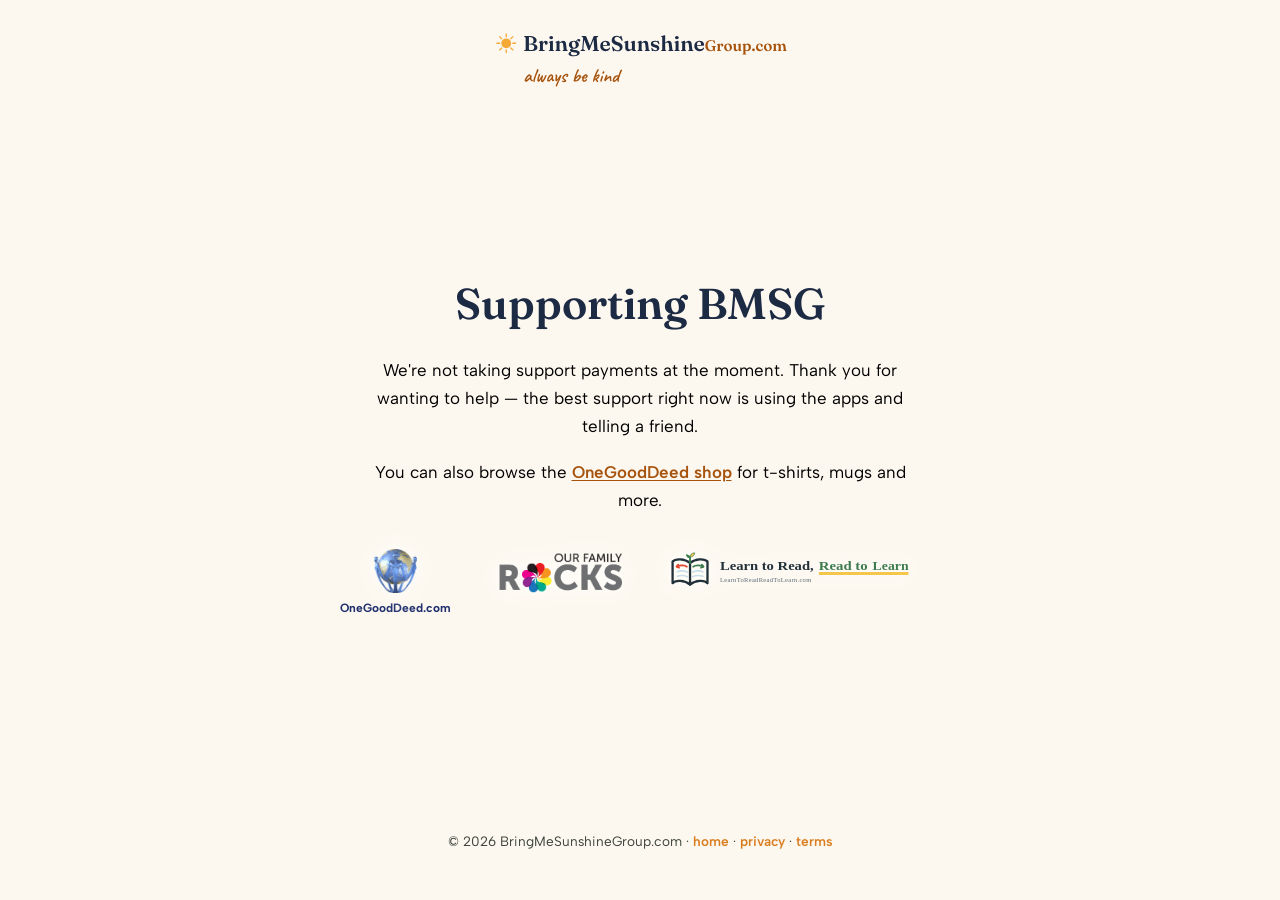
<file: donate.html>
<!DOCTYPE html>
<html lang="en">
<head>
<meta charset="UTF-8">
<meta name="viewport" content="width=device-width, initial-scale=1.0, viewport-fit=cover">
<title>Supporting BMSG</title>
<meta name="description" content="BringMeSunshineGroup.com is not taking support payments at the moment.">
<link rel="icon" href="favicon.svg" type="image/svg+xml">
<style>
  :root{--sun:#f4a836;--sun-deep:#d97e1f;--sky:#1c2a44;--cream:#fdf8ef;--ink:#232a26;--muted:#5a615c;
        --ogd:#1e2f6e;--ofr:#6b4fa1;--ltr:#2f6e4e;
        --display:'Fraunces',serif;--body:'Albert Sans',sans-serif}
  *{box-sizing:border-box;margin:0}
  body{font-family:var(--body);color:var(--ink);background:var(--cream);line-height:1.65;min-height:100vh;
       display:flex;flex-direction:column;align-items:center;padding:0 22px 40px}
  header{padding:26px 0 6px;text-align:center}
  .logo{display:inline-flex;flex-direction:column;align-items:flex-start;text-decoration:none}
  .wordline{display:inline-flex;align-items:center;gap:.45rem}
  .logo svg{width:1.5rem;height:1.5rem;flex:none}
  .logo b{font-family:var(--display);font-weight:600;font-size:1.5rem;color:var(--sky);line-height:1.1}
  .logo b small{color:var(--sun-deep);font-size:.72em}
  .kind-tag{font-family:'Caveat',cursive;font-size:1.15rem;font-weight:600;color:var(--sun-deep);margin-top:2px;margin-left:1.95rem}
  main{max-width:660px;text-align:center;display:flex;flex-direction:column;align-items:center;gap:18px;margin:auto 0}
  h1{font-family:var(--display);font-weight:600;font-size:clamp(1.9rem,6vw,2.7rem);color:var(--sky);text-wrap:balance;margin-top:14px}
  h1 em{font-style:italic;color:var(--sun-deep)}
  p.lead{color:#000;max-width:52ch;font-size:1.06rem}
  .ways{display:grid;grid-template-columns:repeat(auto-fit,minmax(190px,1fr));gap:14px;width:100%;margin-top:8px}
  .way{background:#fff;border:1px solid #eee3cf;border-radius:16px;padding:20px 16px;display:flex;flex-direction:column;gap:8px;align-items:center;box-shadow:0 4px 18px rgba(35,42,38,.06)}
  .way h2{font-family:var(--display);font-weight:600;font-size:1.08rem;color:var(--sky)}
  .way p{font-size:.88rem;color:var(--muted)}
  .btn{display:inline-block;border:none;border-radius:12px;padding:11px 22px;font:inherit;font-weight:700;
       background:var(--sun);color:#3a2508;text-decoration:none;cursor:pointer;margin-top:auto}
  .btn:hover{background:#ffc35c}
  .btn[aria-disabled="true"]{background:#e8dcc4;color:#8a8272;cursor:default;pointer-events:none}
  .pending{font-size:.78rem;color:var(--sun-deep);font-weight:600;letter-spacing:.02em}
  .honest{background:#fff;border-left:5px solid var(--sun);border-radius:0 12px 12px 0;padding:12px 16px;
          text-align:left;font-size:.88rem;color:var(--muted);max-width:600px}
  .family{display:flex;gap:14px;flex-wrap:wrap;justify-content:center;font-size:.9rem;margin-top:6px}
      footer{margin-top:38px;color:var(--muted);font-size:.85rem;text-align:center}
  footer a{color:var(--sun-deep);text-decoration:none;font-weight:600}
  main p a{color:#a6530d;font-weight:600;text-underline-offset:2px}
  main p a:hover{color:var(--sky)}


.family-cap{color:#000;font-weight:600;font-size:.92rem;margin-top:4px}
.family{display:flex;gap:14px;flex-wrap:wrap;justify-content:center;background:none;padding:0}
.family a{display:flex;flex-direction:column;align-items:center;gap:6px;background:transparent;
  border:none;border-radius:14px;padding:10px 16px;text-decoration:none;transition:transform .15s ease}
.family a:hover{transform:translateY(-2px)}
.family img{height:44px;width:auto;display:block;
  filter:drop-shadow(0 0 6px rgba(255,255,255,.85)) drop-shadow(0 0 14px rgba(255,255,255,.55))}
.family a span{font-size:.75rem;font-weight:700;color:var(--ogd)}
footer{color:#3c4239;background:rgba(253,248,239,.82);border-radius:12px;padding:8px 16px}
</style>
<link rel="stylesheet" href="brand/web/bmsg-fonts-v1.2.css">
<link rel="stylesheet" href="brand/web/bmsg-lockup-v1.2.css">
</head>
<body>
<header>
  <a class="logo" href="index.html"><svg xmlns="http://www.w3.org/2000/svg" viewBox="0 0 429 96" width="429" height="96" role="img" aria-label="BringMeSunshineGroup.com — always be kind" class="bmsg-web-logo"><title>BringMeSunshineGroup.com — always be kind</title><g fill="#f4a836" stroke="#f4a836" stroke-width="1.9" stroke-linecap="round"><circle cx="23.2" cy="24.7" r="7" stroke="none"/><path d="M23.2 11.4v3.8m0 19v3.8M9.9 24.7h3.8m19 0h3.8M13.7 15.2l2.9 2.9m13.3 13.3 2.8 2.8m0-19-2.8 2.9m-13.3 13.3-2.9 2.8"/></g><path data-part="name" fill="#1c2a44" d="M67.86 30.6Q67.86 32.87 65.91499999999999 34.295Q63.97 35.72 60.08 35.72H49.58Q49.15 35.72 48.94 35.54Q48.73 35.36 48.73 35.07Q48.73 34.54 49.33 34.36L50.23 34.16Q50.6 34.06 50.79 33.855000000000004Q50.98 33.65 50.98 33.31V16.83Q50.98 16.5 50.795 16.3Q50.61 16.1 50.23 16.0L49.33 15.8Q48.73 15.62 48.73 15.09Q48.73 14.78 48.94 14.61Q49.15 14.44 49.58 14.44H57.72Q60.56 14.44 62.555 15.215Q64.55 15.99 65.6 17.365Q66.65 18.74 66.65 20.58Q66.65 22.09 65.79 23.29Q64.93 24.49 63.265 25.185Q61.6 25.88 59.15 25.88L59.98 25.43Q62.37 25.43 64.14 26.09Q65.91 26.75 66.88499999999999 27.92Q67.86 29.09 67.86 30.6ZM58.36 26.4H54.4V25.25H58.03Q59.38 25.25 60.315 24.740000000000002Q61.25 24.23 61.735 23.235Q62.22 22.24 62.22 20.82Q62.22 19.28 61.61 18.145000000000003Q61.0 17.01 59.84 16.375Q58.68 15.74 57.02 15.74H55.64V33.01Q55.64 33.73 56.08 34.075Q56.52 34.42 57.38 34.42H59.05Q60.4 34.42 61.325 33.935Q62.25 33.45 62.725 32.555Q63.2 31.66 63.2 30.47Q63.2 28.62 61.965 27.509999999999998Q60.73 26.4 58.36 26.4ZM75.11 27.71Q75.11 25.52 75.735 24.04Q76.36 22.56 77.36500000000001 21.814999999999998Q78.37 21.07 79.52 21.07Q80.95 21.07 81.72 21.880000000000003Q82.49 22.69 82.49 24.21Q82.49 25.55 81.93 26.21Q81.37 26.87 80.49 26.87Q79.6 26.87 79.13 26.395000000000003Q78.66 25.92 78.66 25.06V24.5Q78.65 24.03 78.44 23.795Q78.23 23.56 77.75 23.56Q77.22 23.56 76.72999999999999 24.0Q76.24 24.44 75.935 25.34Q75.63 26.24 75.63 27.64ZM75.4 22.05 75.63 25.64V33.41Q75.63 33.82 75.78999999999999 34.019999999999996Q75.95 34.22 76.39 34.29L77.71 34.5Q78.04 34.55 78.2 34.705Q78.36 34.86 78.36 35.13Q78.36 35.41 78.16 35.565Q77.96 35.72 77.57 35.72H70.51Q70.11 35.72 69.925 35.56Q69.74 35.4 69.74 35.14Q69.74 34.93 69.87 34.78Q70.0 34.63 70.27 34.53L70.88 34.38Q71.15 34.29 71.28 34.085Q71.41 33.88 71.41 33.43V24.53Q71.41 24.17 71.3 24.01Q71.19 23.85 70.94 23.81L70.11 23.75Q69.86 23.69 69.745 23.565Q69.63 23.44 69.63 23.24Q69.63 23.01 69.775 22.86Q69.92 22.71 70.29 22.58L73.19 21.57Q73.88 21.31 74.205 21.229999999999997Q74.53 21.15 74.72 21.15Q75.03 21.15 75.185 21.354999999999997Q75.34 21.56 75.4 22.05ZM89.95 22.04V33.42Q89.95 33.87 90.08 34.08Q90.21 34.29 90.47 34.38L91.07 34.53Q91.35 34.62 91.475 34.769999999999996Q91.6 34.92 91.6 35.14Q91.6 35.41 91.41499999999999 35.565Q91.23 35.72 90.83 35.72H84.83Q84.43 35.72 84.245 35.565Q84.06 35.41 84.06 35.14Q84.06 34.93 84.185 34.78Q84.31 34.63 84.59 34.53L85.21 34.38Q85.47 34.29 85.6 34.085Q85.73 33.88 85.73 33.43V24.5Q85.73 24.14 85.62 23.985Q85.51 23.83 85.26 23.79L84.44 23.73Q84.18 23.67 84.07 23.545Q83.96 23.42 83.96 23.22Q83.96 22.98 84.1 22.84Q84.24 22.7 84.61 22.56L87.57 21.51Q88.13 21.31 88.455 21.225Q88.78 21.14 89.02 21.14Q89.49 21.14 89.72 21.384999999999998Q89.95 21.63 89.95 22.04ZM87.53 18.85Q86.33 18.85 85.60499999999999 18.22Q84.88 17.59 84.88 16.58Q84.88 15.57 85.60499999999999 14.95Q86.33 14.33 87.53 14.33Q88.73 14.33 89.46000000000001 14.95Q90.19 15.57 90.19 16.58Q90.19 17.59 89.46000000000001 18.22Q88.73 18.85 87.53 18.85ZM99.38 22.04V33.42Q99.38 33.87 99.50999999999999 34.08Q99.64 34.29 99.91 34.38L100.49 34.54Q100.94 34.72 100.94 35.1Q100.94 35.72 100.15 35.72H94.26Q93.87 35.72 93.685 35.565Q93.5 35.41 93.5 35.14Q93.5 34.93 93.625 34.78Q93.75 34.63 94.02 34.53L94.64 34.38Q94.91 34.29 95.035 34.085Q95.16 33.88 95.16 33.43V24.5Q95.16 24.14 95.05 23.985Q94.94 23.83 94.69 23.79L93.87 23.73Q93.62 23.67 93.505 23.545Q93.39 23.42 93.39 23.22Q93.39 22.98 93.53 22.84Q93.67 22.7 94.04 22.56L97.01 21.51Q97.54 21.31 97.86500000000001 21.225Q98.19 21.14 98.48 21.14Q98.93 21.14 99.155 21.384999999999998Q99.38 21.63 99.38 22.04ZM98.93 25.39 98.28 24.72 98.87 24.2Q100.75 22.51 102.09 21.79Q103.43 21.07 104.64 21.07Q106.47 21.07 107.49000000000001 22.29Q108.51 23.51 108.72 25.57L109.6 33.38Q109.65 33.85 109.765 34.075Q109.88 34.3 110.17 34.39L110.72 34.53Q110.99 34.63 111.115 34.78Q111.24 34.93 111.24 35.14Q111.24 35.41 111.06 35.565Q110.88 35.72 110.48 35.72H104.52Q103.74 35.72 103.74 35.1Q103.74 34.72 104.19 34.54L104.79 34.38Q105.08 34.29 105.22999999999999 34.065Q105.38 33.84 105.33 33.38L104.52 26.18Q104.37 24.86 103.855 24.2Q103.34 23.54 102.33 23.54Q101.69 23.54 100.995 23.875Q100.3 24.21 99.54 24.86ZM122.19 34.39Q120.11 34.08 119.17 33.84Q118.23 33.6 117.98 33.375Q117.73 33.15 117.73 32.92Q117.73 32.67 117.93 32.455Q118.13 32.24 118.58 32.04L118.29 31.81Q116.79 31.97 115.94 32.370000000000005Q115.09 32.77 114.735 33.33Q114.38 33.89 114.38 34.54Q114.38 35.26 114.81 35.78Q115.24 36.3 116.41999999999999 36.695Q117.6 37.09 119.84 37.44Q121.68 37.72 122.70500000000001 38.04Q123.73 38.36 124.135 38.76Q124.54 39.16 124.54 39.7Q124.54 40.38 124.11000000000001 40.86Q123.68 41.34 122.755 41.595Q121.83 41.85 120.32 41.85Q117.67 41.85 116.58 41.025000000000006Q115.49 40.2 115.49 38.85Q115.49 38.15 116.08 37.575Q116.67 37.0 117.82 36.81L117.59 36.39Q114.61 36.75 113.45 37.67Q112.29 38.59 112.29 39.78Q112.29 40.76 112.995 41.525Q113.7 42.29 115.315 42.730000000000004Q116.93 43.17 119.66 43.17Q123.82 43.17 126.02 41.85Q128.22 40.53 128.22 38.46Q128.22 37.33 127.65 36.535Q127.08 35.74 125.75999999999999 35.22Q124.44 34.7 122.19 34.39ZM122.53 22.58 123.46 22.7Q123.99 21.63 124.35499999999999 21.255Q124.72 20.88 125.2 20.88Q125.63 20.88 125.88 21.104999999999997Q126.13 21.33 126.33500000000001 21.625Q126.54 21.92 126.815 22.145000000000003Q127.09 22.37 127.58 22.37Q128.27 22.37 128.68 21.87Q129.09 21.37 129.09 20.55Q129.09 19.6 128.49 19.065Q127.89 18.53 126.91 18.53Q125.75 18.53 124.735 19.295Q123.72 20.06 123.01 21.59ZM126.99 26.52Q126.99 24.99 126.16 23.765Q125.33 22.54 123.785 21.825Q122.24 21.11 120.11 21.11Q117.91 21.11 116.25999999999999 21.85Q114.61 22.59 113.705 23.915Q112.8 25.24 112.8 26.98Q112.8 28.5 113.64 29.73Q114.48 30.96 116.035 31.67Q117.59 32.38 119.71 32.38Q121.9 32.38 123.535 31.645000000000003Q125.17 30.91 126.08 29.585Q126.99 28.26 126.99 26.52ZM119.35 22.32Q120.63 22.24 121.475 23.375Q122.32 24.51 122.56 26.67Q122.79 28.75 122.23 29.884999999999998Q121.67 31.02 120.43 31.11Q119.58 31.16 118.91 30.67Q118.24 30.18 117.81 29.185000000000002Q117.38 28.19 117.22 26.77Q117.07 25.38 117.26499999999999 24.405Q117.46 23.43 117.99 22.905Q118.52 22.38 119.35 22.32ZM143.57 29.76 142.14 30.26 147.77 15.75Q148.05 15.01 148.425 14.725Q148.8 14.44 149.46 14.44H153.91Q154.35 14.44 154.565 14.61Q154.78 14.78 154.78 15.09Q154.78 15.35 154.635 15.524999999999999Q154.49 15.7 154.17 15.8L153.35 16.01Q152.85 16.15 152.675 16.41Q152.5 16.67 152.54 17.26L153.71 33.11Q153.74 33.62 153.91500000000002 33.825Q154.09 34.03 154.54 34.16L155.34 34.36Q155.64 34.45 155.77499999999998 34.620000000000005Q155.91 34.79 155.91 35.04Q155.91 35.33 155.7 35.525Q155.49 35.72 155.05 35.72H147.68Q147.24 35.72 147.025 35.54Q146.81 35.36 146.81 35.07Q146.81 34.82 146.945 34.64Q147.08 34.46 147.42 34.36L148.23 34.16Q148.75 34.01 148.93 33.79Q149.11 33.57 149.08 33.11L147.82 16.95L149.13 16.85L142.68 33.63Q142.43 34.33 142.155 34.53Q141.88 34.73 141.51 34.73Q141.24 34.73 141.02 34.655Q140.8 34.58 140.60500000000002 34.335Q140.41 34.09 140.2 33.57L133.61 17.29L134.87 16.8L133.56 32.6Q133.5 33.25 133.84 33.595Q134.18 33.94 134.78 34.18L135.56 34.43Q135.79 34.53 135.92000000000002 34.67Q136.05 34.81 136.05 35.05Q136.05 35.35 135.835 35.535Q135.62 35.72 135.19 35.72H130.28Q129.84 35.72 129.63 35.54Q129.42 35.36 129.42 35.07Q129.42 34.77 129.6 34.61Q129.78 34.45 130.08 34.34L130.71 34.13Q131.25 33.95 131.57 33.595Q131.89 33.24 131.94 32.59L133.2 17.62Q133.26 16.89 133.065 16.52Q132.87 16.15 132.35 16.01L131.58 15.83Q131.25 15.73 131.09 15.555Q130.93 15.38 130.93 15.1Q130.93 14.44 131.82 14.44H136.23Q136.84 14.44 137.215 14.684999999999999Q137.59 14.93 137.88 15.68ZM171.59 26.83Q171.59 27.58 171.16500000000002 27.985Q170.74 28.39 169.92 28.39H160.44V27.31H166.63Q167.36 27.31 167.36 26.64Q167.36 24.58 166.63 23.52Q165.9 22.46 164.69 22.46Q163.75 22.46 163.03 23.03Q162.31 23.6 161.905 24.69Q161.5 25.78 161.5 27.32Q161.5 30.28 162.875 31.76Q164.25 33.24 166.52 33.24Q167.88 33.24 168.89999999999998 32.675Q169.92 32.11 170.45 31.08Q170.69 30.8 170.84 30.700000000000003Q170.99 30.6 171.15 30.6Q171.37 30.6 171.47 30.805Q171.57 31.01 171.57 31.29Q171.5 32.6 170.66 33.695Q169.82 34.79 168.385 35.44Q166.95 36.09 165.1 36.09Q162.93 36.09 161.255 35.195Q159.58 34.3 158.63 32.675Q157.68 31.05 157.68 28.88Q157.68 26.59 158.59 24.83Q159.5 23.07 161.195 22.064999999999998Q162.89 21.06 165.25 21.06Q167.24 21.06 168.66500000000002 21.799999999999997Q170.09 22.54 170.84 23.84Q171.59 25.14 171.59 26.83ZM182.57 36.18Q181.31 36.18 180.41500000000002 35.875Q179.52 35.57 178.96 35.265Q178.4 34.96 178.12 34.96Q177.85 34.96 177.64999999999998 35.150000000000006Q177.45 35.34 177.26 35.59Q177.07 35.84 176.87 36.03Q176.67 36.22 176.4 36.22Q176.1 36.22 175.89999999999998 36.035Q175.7 35.85 175.63 35.44L174.58 30.34Q174.52 30.03 174.655 29.805Q174.79 29.58 175.09 29.48Q175.43 29.36 175.685 29.490000000000002Q175.94 29.62 176.12 29.99Q177.02 31.77 178.015 32.805Q179.01 33.84 180.08499999999998 34.285Q181.16 34.73 182.27 34.73Q183.84 34.73 184.74 33.91Q185.64 33.09 185.64 31.7Q185.65 30.82 185.24 30.09Q184.83 29.36 183.695 28.68Q182.56 28.0 180.36 27.29Q178.05 26.53 176.655 25.55Q175.26 24.57 174.63 23.265Q174.0 21.96 174.0 20.24Q174.0 18.4 174.88 17.005Q175.76 15.61 177.35 14.83Q178.94 14.05 181.06 14.05Q182.42 14.05 183.31 14.335Q184.2 14.62 184.76999999999998 14.91Q185.34 15.2 185.71 15.2Q186.04 15.2 186.24 14.905Q186.44 14.61 186.665 14.305Q186.89 14.0 187.29 14.0Q187.6 14.0 187.805 14.2Q188.01 14.4 188.17 14.94L189.62 20.05Q189.73 20.42 189.6 20.71Q189.47 21.0 189.15 21.11Q188.82 21.21 188.56 21.08Q188.3 20.95 188.13 20.62Q187.15 18.69 186.065 17.57Q184.98 16.45 183.83499999999998 15.969999999999999Q182.69 15.49 181.52 15.49Q179.96 15.49 179.03500000000003 16.39Q178.11 17.29 178.11 18.76Q178.11 19.65 178.515 20.405Q178.92 21.16 180.02999999999997 21.875Q181.14 22.59 183.24 23.36Q185.61 24.21 187.0 25.19Q188.39 26.17 188.995 27.385Q189.6 28.6 189.6 30.18Q189.59 31.83 188.76 33.195Q187.93 34.56 186.37 35.370000000000005Q184.81 36.18 182.57 36.18ZM203.06 33.68V32.83L202.94 32.77V24.51Q202.94 24.15 202.825 23.994999999999997Q202.71 23.84 202.47 23.8L201.65 23.74Q201.39 23.68 201.27499999999998 23.555Q201.16 23.43 201.16 23.23Q201.16 22.99 201.3 22.85Q201.44 22.71 201.81 22.57L204.78 21.52Q205.31 21.32 205.64 21.235Q205.97 21.15 206.26 21.15Q206.7 21.15 206.93 21.395Q207.16 21.64 207.16 22.05V33.42Q207.16 33.87 207.285 34.08Q207.41 34.29 207.68 34.38L208.27 34.53Q208.55 34.62 208.68 34.769999999999996Q208.81 34.92 208.81 35.14Q208.81 35.41 208.62 35.565Q208.43 35.72 208.03 35.72H204.86Q204.09 35.72 203.575 35.15Q203.06 34.58 203.06 33.68ZM193.43 31.55V24.51Q193.43 24.15 193.32 23.994999999999997Q193.21 23.84 192.96 23.8L192.14 23.74Q191.88 23.68 191.76999999999998 23.555Q191.66 23.43 191.66 23.23Q191.66 22.99 191.8 22.85Q191.94 22.71 192.31 22.57L195.28 21.52Q195.83 21.31 196.155 21.229999999999997Q196.48 21.15 196.72 21.15Q197.19 21.15 197.42000000000002 21.395Q197.65 21.64 197.65 22.05V30.95Q197.65 32.29 198.29000000000002 32.95Q198.93 33.61 200.01 33.61Q200.68 33.61 201.43 33.285Q202.18 32.96 202.97 32.28L203.58 31.76L204.22 32.43L203.63 32.95Q201.75 34.69 200.33499999999998 35.385Q198.92 36.08 197.67 36.08Q195.78 36.08 194.60500000000002 34.86Q193.43 33.64 193.43 31.55ZM216.83 22.04V33.42Q216.83 33.87 216.96 34.08Q217.09 34.29 217.36 34.38L217.94 34.54Q218.39 34.72 218.39 35.1Q218.39 35.72 217.6 35.72H211.71Q211.32 35.72 211.135 35.565Q210.95 35.41 210.95 35.14Q210.95 34.93 211.075 34.78Q211.2 34.63 211.47 34.53L212.09 34.38Q212.36 34.29 212.485 34.085Q212.61 33.88 212.61 33.43V24.5Q212.61 24.14 212.5 23.985Q212.39 23.83 212.14 23.79L211.32 23.73Q211.07 23.67 210.95499999999998 23.545Q210.84 23.42 210.84 23.22Q210.84 22.98 210.98000000000002 22.84Q211.12 22.7 211.49 22.56L214.46 21.51Q214.99 21.31 215.32 21.225Q215.65 21.14 215.93 21.14Q216.38 21.14 216.60500000000002 21.384999999999998Q216.83 21.63 216.83 22.04ZM216.38 25.39 215.73 24.72 216.32 24.2Q218.2 22.51 219.54 21.79Q220.88 21.07 222.09 21.07Q223.92 21.07 224.94 22.29Q225.96 23.51 226.17 25.57L227.05 33.38Q227.1 33.85 227.215 34.075Q227.33 34.3 227.62 34.39L228.17 34.53Q228.44 34.63 228.57 34.78Q228.7 34.93 228.7 35.14Q228.7 35.41 228.515 35.565Q228.33 35.72 227.93 35.72H221.97Q221.19 35.72 221.19 35.1Q221.19 34.72 221.64 34.54L222.24 34.38Q222.53 34.29 222.68 34.065Q222.83 33.84 222.78 33.38L221.97 26.18Q221.82 24.86 221.305 24.2Q220.79 23.54 219.78 23.54Q219.14 23.54 218.45 23.875Q217.76 24.21 216.99 24.86ZM236.53 34.81Q237.57 34.81 238.14999999999998 34.285Q238.73 33.76 238.73 32.95Q238.73 32.44 238.5 32.019999999999996Q238.27 31.6 237.635 31.255000000000003Q237.0 30.91 235.79 30.63Q233.5 30.14 232.24 29.41Q230.98 28.68 230.49 27.73Q230.0 26.78 230.0 25.62Q230.0 23.53 231.475 22.3Q232.95 21.07 235.73 21.07Q236.74 21.07 237.38 21.240000000000002Q238.02 21.41 238.425 21.585Q238.83 21.76 239.13 21.76Q239.44 21.76 239.635 21.585Q239.83 21.41 240.025 21.235Q240.22 21.06 240.52 21.06Q240.73 21.06 240.89999999999998 21.2Q241.07 21.34 241.19 21.72L242.17 24.89Q242.33 25.39 242.27 25.700000000000003Q242.21 26.01 241.88 26.14Q241.57 26.26 241.32999999999998 26.145000000000003Q241.09 26.03 240.88 25.7Q240.18 24.46 239.395 23.73Q238.61 23.0 237.75 22.675Q236.89 22.35 235.96 22.35Q234.68 22.35 234.03 22.885Q233.38 23.42 233.38 24.31Q233.38 24.85 233.655 25.285Q233.93 25.72 234.685 26.09Q235.44 26.46 236.84 26.79Q238.79 27.22 239.93 27.895Q241.07 28.57 241.57 29.515Q242.07 30.46 242.07 31.71Q242.07 33.01 241.39999999999998 34.0Q240.73 34.99 239.54500000000002 35.540000000000006Q238.36 36.09 236.79 36.09Q235.81 36.09 235.21 35.895Q234.61 35.7 234.22000000000003 35.505Q233.83 35.31 233.49 35.31Q233.18 35.31 232.95 35.5Q232.72 35.69 232.51 35.885Q232.3 36.08 232.03 36.08Q231.82 36.08 231.665 35.925Q231.51 35.77 231.44 35.4L230.84 32.42Q230.73 31.85 230.8 31.57Q230.87 31.29 231.16 31.18Q231.47 31.05 231.70499999999998 31.200000000000003Q231.94 31.35 232.19 31.75Q233.15 33.39 234.265 34.1Q235.38 34.81 236.53 34.81ZM250.52 14.03V33.42Q250.52 33.87 250.645 34.08Q250.77 34.29 251.04 34.38L251.62 34.54Q252.07 34.72 252.07 35.1Q252.07 35.72 251.29 35.72H245.39Q245.0 35.72 244.815 35.565Q244.63 35.41 244.63 35.14Q244.63 34.93 244.755 34.78Q244.88 34.63 245.16 34.53L245.77 34.38Q246.04 34.29 246.17000000000002 34.085Q246.3 33.88 246.3 33.43V16.49Q246.3 16.13 246.185 15.969999999999999Q246.07 15.81 245.83 15.77L245.01 15.72Q244.75 15.66 244.635 15.530000000000001Q244.52 15.4 244.52 15.2Q244.52 14.97 244.66000000000003 14.825Q244.8 14.68 245.17 14.55L248.14 13.5Q248.67 13.3 249.0 13.21Q249.33 13.12 249.62 13.12Q250.06 13.12 250.29000000000002 13.37Q250.52 13.62 250.52 14.03ZM250.06 25.39 249.42 24.72 250.01 24.2Q251.88 22.51 253.225 21.79Q254.57 21.07 255.77 21.07Q257.61 21.07 258.625 22.29Q259.64 23.51 259.86 25.57L260.73 33.38Q260.78 33.85 260.9 34.075Q261.02 34.3 261.3 34.39L261.86 34.53Q262.13 34.63 262.255 34.78Q262.38 34.93 262.38 35.14Q262.38 35.41 262.195 35.565Q262.01 35.72 261.61 35.72H255.66Q254.87 35.72 254.87 35.1Q254.87 34.72 255.32 34.54L255.92 34.38Q256.21 34.29 256.365 34.065Q256.52 33.84 256.46 33.38L255.65 26.18Q255.5 24.86 254.985 24.2Q254.47 23.54 253.46 23.54Q252.83 23.54 252.135 23.875Q251.44 24.21 250.67 24.86ZM269.63 22.04V33.42Q269.63 33.87 269.76 34.08Q269.89 34.29 270.15 34.38L270.75 34.53Q271.03 34.62 271.155 34.769999999999996Q271.28 34.92 271.28 35.14Q271.28 35.41 271.095 35.565Q270.91 35.72 270.51 35.72H264.51Q264.11 35.72 263.925 35.565Q263.74 35.41 263.74 35.14Q263.74 34.93 263.865 34.78Q263.99 34.63 264.27 34.53L264.89 34.38Q265.15 34.29 265.28 34.085Q265.41 33.88 265.41 33.43V24.5Q265.41 24.14 265.3 23.985Q265.19 23.83 264.94 23.79L264.12 23.73Q263.86 23.67 263.75 23.545Q263.64 23.42 263.64 23.22Q263.64 22.98 263.775 22.84Q263.91 22.7 264.29 22.56L267.25 21.51Q267.81 21.31 268.135 21.225Q268.46 21.14 268.7 21.14Q269.17 21.14 269.4 21.384999999999998Q269.63 21.63 269.63 22.04ZM267.21 18.85Q266.01 18.85 265.28499999999997 18.22Q264.56 17.59 264.56 16.58Q264.56 15.57 265.28499999999997 14.95Q266.01 14.33 267.21 14.33Q268.41 14.33 269.14 14.95Q269.87 15.57 269.87 16.58Q269.87 17.59 269.14 18.22Q268.41 18.85 267.21 18.85ZM279.06 22.04V33.42Q279.06 33.87 279.19 34.08Q279.32 34.29 279.59 34.38L280.16 34.54Q280.62 34.72 280.62 35.1Q280.62 35.72 279.83 35.72H273.94Q273.55 35.72 273.365 35.565Q273.18 35.41 273.18 35.14Q273.18 34.93 273.305 34.78Q273.43 34.63 273.7 34.53L274.32 34.38Q274.59 34.29 274.715 34.085Q274.84 33.88 274.84 33.43V24.5Q274.84 24.14 274.73 23.985Q274.62 23.83 274.37 23.79L273.55 23.73Q273.29 23.67 273.18 23.545Q273.07 23.42 273.07 23.22Q273.07 22.98 273.21000000000004 22.84Q273.35 22.7 273.72 22.56L276.68 21.51Q277.22 21.31 277.545 21.225Q277.87 21.14 278.16 21.14Q278.61 21.14 278.83500000000004 21.384999999999998Q279.06 21.63 279.06 22.04ZM278.61 25.39 277.96 24.72 278.55 24.2Q280.43 22.51 281.77 21.79Q283.11 21.07 284.32 21.07Q286.15 21.07 287.16499999999996 22.29Q288.18 23.51 288.4 25.57L289.28 33.38Q289.33 33.85 289.445 34.075Q289.56 34.3 289.85 34.39L290.4 34.53Q290.67 34.63 290.795 34.78Q290.92 34.93 290.92 35.14Q290.92 35.41 290.74 35.565Q290.56 35.72 290.16 35.72H284.2Q283.42 35.72 283.42 35.1Q283.42 34.72 283.87 34.54L284.47 34.38Q284.76 34.29 284.90999999999997 34.065Q285.06 33.84 285.01 33.38L284.2 26.18Q284.05 24.86 283.53499999999997 24.2Q283.02 23.54 282.01 23.54Q281.37 23.54 280.675 23.875Q279.98 24.21 279.21 24.86ZM306.08 26.83Q306.08 27.58 305.655 27.985Q305.23 28.39 304.41 28.39H294.93V27.31H301.12Q301.85 27.31 301.85 26.64Q301.85 24.58 301.12 23.52Q300.39 22.46 299.18 22.46Q298.24 22.46 297.52 23.03Q296.8 23.6 296.395 24.69Q295.99 25.78 295.99 27.32Q295.99 30.28 297.365 31.76Q298.74 33.24 301.01 33.24Q302.37 33.24 303.39 32.675Q304.41 32.11 304.94 31.08Q305.18 30.8 305.33000000000004 30.700000000000003Q305.48 30.6 305.64 30.6Q305.86 30.6 305.96000000000004 30.805Q306.06 31.01 306.06 31.29Q305.99 32.6 305.15 33.695Q304.31 34.79 302.875 35.44Q301.44 36.09 299.59 36.09Q297.42 36.09 295.745 35.195Q294.07 34.3 293.12 32.675Q292.17 31.05 292.17 28.88Q292.17 26.59 293.08000000000004 24.83Q293.99 23.07 295.685 22.064999999999998Q297.38 21.06 299.73 21.06Q301.73 21.06 303.155 21.799999999999997Q304.58 22.54 305.33 23.84Q306.08 25.14 306.08 26.83Z"/><path data-part="suffix" fill="#a6530d" d="M321.66 35.45Q321.66 35.8 321.52 35.955Q321.38 36.11 321.09 36.11Q320.82 36.11 320.6 35.935Q320.38 35.76 320.18 35.53Q319.98 35.3 319.79 35.125Q319.6 34.95 319.4 34.95Q319.18 34.95 318.875 35.125Q318.57 35.3 318.12 35.525Q317.67 35.75 317.025 35.925Q316.38 36.1 315.48 36.1Q313.72 36.1 312.32500000000005 35.525000000000006Q310.93 34.95 309.95000000000005 33.885000000000005Q308.97 32.82 308.45500000000004 31.355Q307.94 29.89 307.94 28.12Q307.94 26.37 308.51 24.89Q309.08 23.41 310.12 22.32Q311.16 21.23 312.56 20.630000000000003Q313.96 20.03 315.61 20.03Q316.76 20.03 317.485 20.25Q318.21 20.47 318.63 20.689999999999998Q319.05 20.91 319.28 20.91Q319.55 20.91 319.71500000000003 20.715Q319.88 20.52 320.04499999999996 20.325Q320.21 20.13 320.48 20.13Q320.66 20.13 320.78 20.244999999999997Q320.9 20.36 320.98 20.64L322.1 24.51Q322.17 24.75 322.055 24.935000000000002Q321.94 25.12 321.7 25.17Q321.46 25.21 321.27 25.12Q321.08 25.03 320.97 24.78Q320.36 23.41 319.6 22.615000000000002Q318.84 21.82 317.93499999999995 21.475Q317.03 21.13 316.01 21.13Q314.63 21.13 313.57 21.905Q312.51 22.68 311.91499999999996 24.11Q311.32 25.54 311.32 27.5Q311.32 29.8 311.995 31.4Q312.67 33.0 313.82500000000005 33.825Q314.98 34.65 316.44 34.65Q316.94 34.65 317.345 34.55Q317.75 34.45 318.03999999999996 34.260000000000005Q318.33 34.07 318.485 33.8Q318.64 33.53 318.64 33.19V30.4Q318.64 30.16 318.51 30.03Q318.38 29.9 318.01 29.82L317.27 29.68Q317.02 29.62 316.885 29.5Q316.75 29.38 316.75 29.2Q316.75 28.99 316.905 28.869999999999997Q317.06 28.75 317.37 28.75H322.49Q322.82 28.75 322.97 28.869999999999997Q323.12 28.99 323.12 29.19Q323.12 29.37 323.02 29.475Q322.92 29.58 322.68 29.66L322.24 29.78Q321.94 29.87 321.8 30.0Q321.66 30.13 321.66 30.4ZM328.39 29.95Q328.39 28.37 328.84000000000003 27.305Q329.29 26.24 330.015 25.705Q330.74 25.17 331.57 25.17Q332.59 25.17 333.15 25.755000000000003Q333.71 26.34 333.71 27.43Q333.71 28.4 333.30499999999995 28.875Q332.9 29.35 332.26 29.35Q331.62 29.35 331.28499999999997 29.005000000000003Q330.95 28.66 330.95 28.04V27.64Q330.94 27.3 330.78999999999996 27.130000000000003Q330.64 26.96 330.29 26.96Q329.91 26.96 329.555 27.28Q329.2 27.6 328.98 28.245Q328.76 28.89 328.76 29.91ZM328.6 25.88 328.76 28.46V34.06Q328.76 34.35 328.88 34.495000000000005Q329.0 34.64 329.31 34.69L330.26 34.84Q330.5 34.88 330.615 34.99Q330.73 35.1 330.73 35.29Q330.73 35.49 330.58500000000004 35.605000000000004Q330.44 35.72 330.16 35.72H325.08Q324.79 35.72 324.655 35.605000000000004Q324.52 35.49 324.52 35.3Q324.52 35.15 324.615 35.04Q324.71 34.93 324.9 34.86L325.35 34.75Q325.54 34.69 325.63 34.54Q325.72 34.39 325.72 34.07V27.66Q325.72 27.4 325.64 27.285Q325.56 27.17 325.39 27.14L324.79 27.1Q324.61 27.06 324.53 26.97Q324.45 26.88 324.45 26.73Q324.45 26.57 324.54999999999995 26.46Q324.65 26.35 324.92 26.26L327.01 25.53Q327.51 25.34 327.74 25.285Q327.97 25.23 328.11 25.23Q328.33 25.23 328.445 25.380000000000003Q328.56 25.53 328.6 25.88ZM340.49 25.17Q342.16 25.17 343.425 25.86Q344.69 26.55 345.4 27.77Q346.11 28.99 346.11 30.6Q346.11 32.14 345.38 33.36Q344.65 34.58 343.36 35.285Q342.07 35.99 340.38 35.99Q338.71 35.99 337.45 35.295Q336.19 34.6 335.475 33.375Q334.76 32.15 334.76 30.56Q334.76 29.0 335.49 27.785Q336.22 26.57 337.51 25.87Q338.8 25.17 340.49 25.17ZM341.25 34.93Q341.99 34.81 342.44 34.24Q342.89 33.67 343.015 32.655Q343.14 31.64 342.89 30.21Q342.64 28.78 342.16499999999996 27.855Q341.69 26.93 341.04499999999996 26.52Q340.4 26.11 339.63 26.23Q338.89 26.35 338.435 26.92Q337.98 27.49 337.86 28.505Q337.74 29.52 337.99 30.95Q338.24 32.37 338.71500000000003 33.3Q339.19 34.23 339.83500000000004 34.64Q340.48 35.05 341.25 34.93ZM355.55 34.25V33.64L355.46 33.6V27.65Q355.46 27.39 355.38 27.275Q355.3 27.16 355.13 27.13L354.54 27.09Q354.35 27.05 354.27 26.96Q354.19 26.87 354.19 26.72Q354.19 26.56 354.28999999999996 26.455Q354.39 26.35 354.66 26.25L356.79 25.5Q357.17 25.35 357.40999999999997 25.29Q357.65 25.23 357.85 25.23Q358.17 25.23 358.33500000000004 25.405Q358.5 25.58 358.5 25.88V34.06Q358.5 34.39 358.595 34.54Q358.69 34.69 358.88 34.75L359.31 34.86Q359.51 34.93 359.6 35.035Q359.69 35.14 359.69 35.3Q359.69 35.49 359.555 35.605000000000004Q359.42 35.72 359.13 35.72H356.85Q356.29 35.72 355.92 35.31Q355.55 34.9 355.55 34.25ZM348.62 32.72V27.65Q348.62 27.39 348.53999999999996 27.275Q348.46 27.16 348.28 27.13L347.69 27.09Q347.51 27.05 347.42499999999995 26.96Q347.34 26.87 347.34 26.72Q347.34 26.56 347.44 26.455Q347.54 26.35 347.81 26.25L349.95 25.5Q350.35 25.35 350.58500000000004 25.29Q350.82 25.23 350.99 25.23Q351.33 25.23 351.495 25.405Q351.66 25.58 351.66 25.88V32.28Q351.66 33.25 352.12 33.725Q352.58 34.2 353.36 34.2Q353.84 34.2 354.38 33.97Q354.92 33.74 355.49 33.25L355.93 32.87L356.39 33.35L355.96 33.73Q354.61 34.98 353.59000000000003 35.48Q352.57 35.98 351.68 35.98Q350.31 35.98 349.46500000000003 35.099999999999994Q348.62 34.22 348.62 32.72ZM365.23 25.86V27.1L365.34 27.35V39.17Q365.34 39.49 365.43499999999995 39.644999999999996Q365.53 39.8 365.72 39.85L366.31 39.96Q366.51 40.03 366.6 40.14Q366.69 40.25 366.69 40.4Q366.69 40.6 366.555 40.71Q366.42 40.82 366.13 40.82H361.66Q361.38 40.82 361.245 40.71Q361.11 40.6 361.11 40.4Q361.11 40.25 361.20500000000004 40.14Q361.3 40.03 361.49 39.97L361.93 39.86Q362.12 39.8 362.21000000000004 39.644999999999996Q362.3 39.49 362.3 39.17V27.64Q362.3 27.38 362.22 27.265Q362.14 27.15 361.96 27.12L361.38 27.08Q361.19 27.04 361.11 26.945Q361.03 26.85 361.03 26.71Q361.03 26.54 361.13 26.445Q361.23 26.35 361.5 26.24L363.51 25.48Q363.88 25.33 364.12 25.27Q364.36 25.21 364.55 25.21Q364.89 25.21 365.06 25.39Q365.23 25.57 365.23 25.86ZM364.76 28.52 364.3 27.95Q365.16 26.63 366.255 25.9Q367.35 25.17 368.7 25.17Q369.98 25.17 370.985 25.82Q371.99 26.47 372.57 27.63Q373.15 28.79 373.15 30.3Q373.15 32.03 372.46 33.31Q371.77 34.59 370.595 35.290000000000006Q369.42 35.99 367.96 35.99Q366.68 35.99 365.70000000000005 35.394999999999996Q364.72 34.8 364.09 33.66L364.79 33.08Q365.31 33.96 365.96500000000003 34.39Q366.62 34.82 367.39 34.82Q368.14 34.82 368.73 34.379999999999995Q369.32 33.94 369.655 33.01Q369.99 32.08 369.99 30.63Q369.99 29.26 369.66499999999996 28.380000000000003Q369.34 27.5 368.77 27.064999999999998Q368.2 26.63 367.47 26.63Q366.71 26.63 366.025 27.095Q365.34 27.56 364.76 28.52ZM376.79 35.96Q376.26 35.96 375.825 35.69Q375.39 35.42 375.135 34.97Q374.88 34.52 374.88 34.0Q374.88 33.46 375.135 33.019999999999996Q375.39 32.58 375.825 32.32Q376.26 32.06 376.79 32.06Q377.33 32.06 377.76 32.32Q378.19 32.58 378.445 33.019999999999996Q378.7 33.46 378.7 34.0Q378.7 34.52 378.445 34.97Q378.19 35.42 377.76 35.69Q377.33 35.96 376.79 35.96ZM390.25 28.15Q390.25 28.77 389.82 29.185000000000002Q389.39 29.6 388.68 29.6Q387.99 29.6 387.62 29.215Q387.25 28.83 387.25 28.2V27.81Q387.25 27.07 386.805 26.62Q386.36 26.17 385.59 26.17Q384.9 26.17 384.36 26.590000000000003Q383.82 27.01 383.505 27.79Q383.19 28.57 383.19 29.66Q383.19 31.04 383.655 31.99Q384.12 32.94 384.93 33.425Q385.74 33.91 386.77 33.91Q387.71 33.91 388.40999999999997 33.525Q389.11 33.14 389.5 32.43Q389.67 32.23 389.78 32.155Q389.89 32.08 390.01 32.09Q390.17 32.09 390.24 32.230000000000004Q390.31 32.37 390.3 32.57Q390.24 33.51 389.645 34.29Q389.05 35.07 388.05 35.525Q387.05 35.98 385.75 35.98Q384.2 35.98 383.0 35.34Q381.8 34.7 381.12 33.540000000000006Q380.44 32.38 380.44 30.8Q380.44 29.2 381.125 27.924999999999997Q381.81 26.65 383.055 25.91Q384.3 25.17 385.98 25.17Q387.3 25.17 388.255 25.575000000000003Q389.21 25.98 389.73 26.66Q390.25 27.34 390.25 28.15ZM397.43 25.17Q399.09 25.17 400.36 25.86Q401.63 26.55 402.34000000000003 27.77Q403.05 28.99 403.05 30.6Q403.05 32.14 402.32 33.36Q401.59 34.58 400.29999999999995 35.285Q399.01 35.99 397.32 35.99Q395.65 35.99 394.385 35.295Q393.12 34.6 392.40999999999997 33.375Q391.7 32.15 391.7 30.56Q391.7 29.0 392.43 27.785Q393.16 26.57 394.44500000000005 25.87Q395.73 25.17 397.43 25.17ZM398.18 34.93Q398.92 34.81 399.375 34.24Q399.83 33.67 399.955 32.655Q400.08 31.64 399.82 30.21Q399.57 28.78 399.1 27.855Q398.63 26.93 397.98 26.52Q397.33 26.11 396.57 26.23Q395.82 26.35 395.37 26.92Q394.92 27.49 394.8 28.505Q394.68 29.52 394.93 30.95Q395.17 32.37 395.65 33.3Q396.13 34.23 396.775 34.64Q397.42 35.05 398.18 34.93ZM408.86 25.87V34.07Q408.86 34.39 408.95000000000005 34.54Q409.04 34.69 409.24 34.75L409.65 34.87Q409.98 35.0 409.98 35.28Q409.98 35.72 409.41 35.72H405.17Q404.89 35.72 404.755 35.605000000000004Q404.62 35.49 404.62 35.3Q404.62 35.15 404.71000000000004 35.04Q404.8 34.93 405.0 34.87L405.44 34.75Q405.63 34.69 405.725 34.54Q405.82 34.39 405.82 34.07V27.65Q405.82 27.39 405.74 27.275Q405.66 27.16 405.48 27.13L404.89 27.09Q404.7 27.04 404.62 26.95Q404.54 26.86 404.54 26.72Q404.54 26.55 404.64 26.445Q404.74 26.34 405.01 26.24L407.15 25.49Q407.53 25.35 407.765 25.285Q408.0 25.22 408.21 25.22Q408.53 25.22 408.695 25.4Q408.86 25.58 408.86 25.87ZM408.53 28.28 408.07 27.8 408.49 27.43Q409.85 26.17 410.855 25.67Q411.86 25.17 412.77 25.17Q414.15 25.17 414.98 26.045Q415.81 26.92 415.81 28.43V34.04Q415.81 34.38 415.90999999999997 34.535Q416.01 34.69 416.21 34.76L416.59 34.87Q416.91 35.01 416.91 35.28Q416.91 35.72 416.34 35.72H412.2Q411.63 35.72 411.63 35.28Q411.63 35.0 411.95 34.87L412.38 34.76Q412.59 34.69 412.67999999999995 34.525Q412.77 34.36 412.77 34.03V28.87Q412.77 27.91 412.32 27.43Q411.87 26.95 411.09 26.95Q410.6 26.95 410.07000000000005 27.18Q409.54 27.41 408.96 27.9ZM415.47 28.28 415.01 27.8 415.43 27.42Q416.74 26.21 417.69 25.69Q418.64 25.17 419.5 25.17Q420.83 25.17 421.57 26.05Q422.31 26.93 422.47 28.43L423.1 34.04Q423.13 34.38 423.21500000000003 34.540000000000006Q423.3 34.7 423.5 34.76L423.89 34.87Q424.09 34.93 424.17999999999995 35.04Q424.27 35.15 424.27 35.3Q424.27 35.49 424.14 35.605000000000004Q424.01 35.72 423.72 35.72H419.44Q418.88 35.72 418.88 35.28Q418.88 35.0 419.2 34.87L419.63 34.76Q419.84 34.69 419.95 34.525Q420.06 34.36 420.02 34.03L419.44 28.87Q419.33 27.91 418.95 27.43Q418.57 26.95 417.84 26.95Q417.4 26.95 416.91999999999996 27.189999999999998Q416.44 27.43 415.9 27.9Z"/><path data-part="motto" fill="#a6530d" d="M50.51 79.27Q50.4 79.05 50.095 78.86Q49.79 78.67 49.79 78.55Q49.79 78.44 49.7 78.24000000000001Q49.61 78.04 49.5 77.93Q49.36 77.76 49.565 77.12Q49.77 76.48 50.2 75.55000000000001Q50.63 74.62 51.16 73.64Q51.38 73.42 51.605000000000004 73.055Q51.83 72.69 51.94 72.58Q51.94 72.47 52.025 72.37Q52.11 72.27 52.22 72.27L52.37 71.92Q52.41 71.8 52.69 71.46000000000001Q52.97 71.12 53.385 70.715Q53.8 70.31 54.224999999999994 69.94Q54.65 69.57 54.94 69.41Q55.53 69.01 56.16 69.005Q56.79 69.0 57.23 69.36Q57.32 69.44 57.58 69.675Q57.84 69.91 58.18000000000001 70.195Q58.52 70.48 58.8 70.73L59.84 71.66L59.34 73.06Q58.99 74.18 59.165000000000006 75.02000000000001Q59.34 75.86 59.7 76.47Q59.84 76.78 60.14 76.985Q60.44 77.19 60.84 77.25Q61.06 77.27 61.255 77.41Q61.45 77.55 61.45 77.86Q61.45 78.4 61.255 78.655Q61.06 78.91 60.78 78.96Q59.86 79.08 59.03 78.685Q58.2 78.29 57.53 77.0Q57.42 76.84 57.24 76.375Q57.06 75.91 57.03 75.77Q56.92 75.91 56.695 76.175Q56.47 76.44 56.3 76.61Q54.31 78.63 52.885000000000005 79.25999999999999Q51.46 79.89 50.51 79.27ZM51.88 77.2Q52.01 77.28 52.489999999999995 77.055Q52.97 76.83 53.67 76.27Q54.62 75.45 55.355000000000004 74.77000000000001Q56.09 74.09 56.67 73.25L57.29 72.24Q57.01 71.6 56.754999999999995 71.39Q56.5 71.18 56.27 71.18Q55.91 71.18 55.334999999999994 71.71000000000001Q54.76 72.24 54.07 73.205Q53.38 74.17 52.61 75.49Q52.28 76.09 52.08 76.64500000000001Q51.88 77.2 51.88 77.2ZM63.47 80.21Q62.94 80.35 62.55 79.935Q62.16 79.52 62.03 78.71000000000001Q61.9 77.9 62.12 76.86Q62.26 76.53 62.345 76.205Q62.43 75.88 62.43 75.69Q62.49 75.41 62.655 74.865Q62.82 74.32 63.019999999999996 73.72999999999999Q63.22 73.14 63.4 72.68Q63.58 72.22 63.64 72.1Q63.75 72.1 63.835 71.905Q63.92 71.71 63.92 71.52Q63.92 71.29 64.015 71.01Q64.11 70.73 64.22 70.62Q64.22 70.48 64.28999999999999 70.30000000000001Q64.36 70.12 64.36 70.0Q64.36 69.89 64.43 69.78Q64.5 69.67 64.5 69.56Q64.7 69.19 65.02000000000001 68.395Q65.34 67.6 65.72 66.62Q66.1 65.64 66.435 64.685Q66.77 63.73 66.97999999999999 63.075Q67.19 62.42 67.19 62.28Q67.19 62.05 67.34 61.885Q67.49 61.72 67.71 61.72Q67.8 61.63 68.045 61.595Q68.29 61.56 68.41 61.56Q68.41 61.56 68.52 61.67Q68.63 61.78 68.85 62.01Q69.08 62.2 69.235 62.455Q69.39 62.71 69.39 63.04Q69.39 63.41 69.295 63.725Q69.2 64.04 68.945 64.6Q68.69 65.16 68.16 66.28Q67.94 66.84 67.685 67.33Q67.43 67.82 67.43 67.93Q67.43 68.04 67.33500000000001 68.265Q67.24 68.49 67.13 68.83Q67.01 69.05 66.815 69.485Q66.62 69.92 66.41 70.41Q66.2 70.9 66.06 71.25Q65.92 71.6 65.92 71.66Q65.92 71.77 65.905 71.88Q65.89 71.99 65.78 72.1Q65.67 72.1 65.655 72.255Q65.64 72.41 65.64 72.41Q65.64 72.69 65.19 73.9Q64.75 75.44 64.37 76.725Q63.99 78.01 63.99 78.8Q63.99 79.47 63.84 79.78Q63.69 80.09 63.47 80.21ZM74.08 80.11Q73.69 79.89 73.42 79.64Q73.15 79.39 73.03 78.88499999999999Q72.91 78.38 72.91 77.42Q72.91 76.92 72.895 76.575Q72.88 76.23 72.88 76.23Q72.88 76.23 72.615 76.52000000000001Q72.35 76.81 71.96 77.42Q71.35 78.57 70.805 79.06Q70.26 79.55 69.95 79.66Q69.81 79.72 69.46000000000001 79.64Q69.11 79.56 68.7 79.39500000000001Q68.29 79.23 67.995 79.055Q67.7 78.88 67.64 78.71Q67.58 78.57 67.58 78.08Q67.58 77.59 67.625 76.99000000000001Q67.67 76.39 67.755 75.87Q67.84 75.35 67.95 75.13Q67.95 75.04 67.99000000000001 74.945Q68.03 74.85 67.95 74.74Q67.95 74.74 68.13 74.12Q68.31 73.5 68.575 72.66Q68.84 71.82 69.08 71.08Q69.32 70.34 69.43 70.09Q69.43 69.86 69.5 69.61Q69.57 69.36 69.57 69.25Q69.57 69.0 69.85 68.72Q70.22 68.34 70.57 68.4Q70.92 68.46 71.2 68.69Q71.48 68.97 71.63 69.21000000000001Q71.78 69.45 71.75 69.825Q71.72 70.2 71.44 70.9Q71.16 71.52 70.89 72.205Q70.62 72.89 70.42 73.465Q70.22 74.04 70.13 74.34Q70.13 74.54 70.06 74.72Q69.99 74.9 69.99 75.02Q69.91 75.1 69.895 75.21Q69.88 75.32 69.88 75.44Q69.88 75.55 69.79499999999999 75.815Q69.71 76.08 69.71 76.39Q69.6 76.92 69.78 76.99000000000001Q69.96 77.06 70.19 76.95Q70.27 76.84 70.47999999999999 76.56Q70.69 76.28 70.89 75.97Q71.0 75.63 71.125 75.52Q71.25 75.41 71.33500000000001 75.32499999999999Q71.42 75.24 71.42 75.02Q71.42 74.9 71.685 74.55000000000001Q71.95 74.2 72.26 73.76Q72.85 72.75 72.99 72.47Q73.21 72.08 73.44999999999999 71.785Q73.69 71.49 73.88 71.04Q74.0 70.82 74.15 70.58Q74.3 70.34 74.61 70.34Q74.92 70.34 75.03 70.39500000000001Q75.14 70.45 75.23 70.76Q75.45 70.96 75.62 71.31Q75.79 71.66 75.79 71.85Q75.68 71.96 75.665 72.115Q75.65 72.27 75.65 72.27Q75.65 72.36 75.55000000000001 72.78Q75.45 73.2 75.26 73.59Q75.03 74.54 74.88 75.515Q74.73 76.49 74.725 77.16Q74.72 77.83 74.86 77.94Q75.03 78.05 75.305 77.61Q75.58 77.17 76.2 76.25Q76.34 76.02 76.75 75.52Q77.16 75.02 77.33 74.62Q77.33 74.48 77.495 74.16Q77.66 73.84 77.83 73.46000000000001Q78.0 73.08 78.0 72.83Q77.97 72.78 78.28 72.33Q78.59 71.88 78.87 71.18Q79.12 70.47 79.62 70.22Q80.12 69.97 80.53 70.11500000000001Q80.94 70.26 80.86 70.73Q80.72 71.68 80.22999999999999 72.93Q79.74 74.18 79.11 75.42500000000001Q78.48 76.67 77.86 77.62Q77.64 77.82 77.47 78.085Q77.3 78.35 77.3 78.46Q77.3 78.52 77.06 78.78999999999999Q76.82 79.06 76.485 79.405Q76.15 79.75 75.79 79.97Q75.42 80.25 74.975 80.28Q74.53 80.31 74.08 80.11ZM84.23 79.47Q84.01 79.52 83.64500000000001 79.50999999999999Q83.28 79.5 83.015 79.43Q82.75 79.36 82.75 79.27Q82.75 79.13 82.61 79.13Q82.61 79.13 82.36500000000001 78.935Q82.12 78.74 81.86 78.63Q81.61 78.24 81.565 77.74Q81.52 77.24 81.86 76.02Q81.91 75.19 82.38 74.215Q82.85 73.24 83.56 72.28Q84.27 71.32 85.03999999999999 70.565Q85.81 69.81 86.43 69.44Q86.82 69.05 87.445 69.025Q88.07 69.0 88.57 69.28Q88.85 69.42 89.16999999999999 69.80000000000001Q89.49 70.18 89.78 70.61000000000001Q90.07 71.04 90.24 71.4Q90.32 71.71 90.37 71.94999999999999Q90.42 72.19 90.435 72.525Q90.45 72.86 90.37 73.53Q90.23 74.04 90.13 74.625Q90.03 75.21 90.03 75.74Q89.97 76.28 90.155 76.5Q90.34 76.72 90.7 76.53Q91.04 76.36 91.385 76.45Q91.73 76.54 91.89500000000001 76.81Q92.06 77.08 91.89 77.53Q91.78 77.88 91.43 78.22Q91.08 78.56 90.62 78.78Q90.16 79.0 89.75 79.0Q89.44 79.0 89.145 78.715Q88.85 78.43 88.61 77.97Q88.37 77.51 88.2 77.0L88.03 76.36L86.96 77.36Q86.6 77.75 86.25 78.07Q85.9 78.39 85.81 78.53Q85.67 78.79 85.275 79.005Q84.88 79.22 84.23 79.47ZM84.77 77.13Q85.24 76.85 85.68 76.405Q86.12 75.96 86.53999999999999 75.41499999999999Q86.96 74.87 87.35 74.31Q87.83 73.66 88.055 73.215Q88.28 72.77 88.39 72.3Q88.28 71.99 88.065 71.64Q87.85 71.29 87.65 71.26Q87.18 71.26 86.59 71.83500000000001Q86.0 72.41 85.35 73.31Q85.24 73.45 85.065 73.755Q84.89 74.06 84.725 74.33Q84.56 74.6 84.51 74.68Q84.42 74.79 84.24000000000001 75.23500000000001Q84.06 75.68 83.91 76.125Q83.76 76.57 83.76 76.73Q83.76 76.9 83.80000000000001 77.095Q83.84 77.29 84.065 77.35Q84.29 77.41 84.77 77.13ZM94.87 86.59Q94.79 86.63 94.58000000000001 86.5Q94.37 86.37 94.21000000000001 86.1Q94.05 85.83 94.1 85.48Q93.99 85.09 94.145 84.515Q94.3 83.94 94.83 82.82Q95.11 82.37 95.345 81.755Q95.58 81.14 95.89 80.52Q96.03 80.27 96.425 79.58Q96.82 78.89 97.28999999999999 77.96000000000001Q97.76 77.03 98.12 76.11Q97.39 76.86 96.84 77.555Q96.29 78.25 95.85 78.66499999999999Q95.41 79.08 94.96 79.05Q94.59 78.96 94.12 78.63999999999999Q93.65 78.32 93.51 77.84Q93.4 77.23 93.44 76.275Q93.48 75.32 93.79 73.39Q94.02 72.44 94.025 71.92Q94.03 71.4 93.905 71.15Q93.78 70.9 93.56 70.7Q93.19 70.37 93.395 70.02000000000001Q93.6 69.67 93.99 69.47Q94.58 69.33 94.895 69.39Q95.21 69.45 95.57 69.87Q95.8 70.24 96.00999999999999 70.625Q96.22 71.01 96.22 71.8Q96.22 72.13 96.17 72.59Q96.12 73.05 96.075 73.435Q96.03 73.82 96.0 74.02Q95.72 75.05 95.55 75.81Q95.38 76.57 95.52 76.57Q96.08 76.12 96.525 75.64500000000001Q96.97 75.17 97.475 74.535Q97.98 73.9 98.68 72.94Q98.93 72.47 99.185 72.02Q99.44 71.57 99.61 71.1Q99.77 70.73 100.015 70.385Q100.26 70.04 100.37 70.01Q100.51 69.96 100.75 70.04499999999999Q100.99 70.13 101.205 70.225Q101.42 70.32 101.42 70.38Q101.45 70.41 101.66 70.435Q101.87 70.46 102.08000000000001 70.475Q102.29 70.49 102.29 70.57Q102.29 70.63 102.14 70.975Q101.99 71.32 101.81 71.745Q101.63 72.17 101.49 72.5Q101.35 72.83 101.38 72.89Q101.44 72.94 101.3 73.28999999999999Q101.16 73.64 100.975 74.06Q100.79 74.48 100.65 74.82Q100.37 75.74 100.005 76.65Q99.64 77.56 99.14 78.46Q98.97 78.8 98.65 79.5Q98.33 80.2 98.035 80.88499999999999Q97.74 81.57 97.57 81.93Q97.46 82.16 97.25 82.65Q97.04 83.14 96.80000000000001 83.725Q96.56 84.31 96.34 84.83Q96.12 85.35 96.0 85.63Q95.95 86.16 95.75 86.41Q95.55 86.58 95.21000000000001 86.58500000000001Q94.87 86.59 94.87 86.59ZM104.28 80.15Q103.47 79.81 103.02 79.39500000000001Q102.57 78.98 102.58 78.67Q102.62 78.48 102.74000000000001 78.355Q102.86 78.23 103.325 78.24000000000001Q103.79 78.25 104.79 78.46Q105.1 78.46 105.475 78.425Q105.85 78.39 106.16999999999999 78.315Q106.49 78.24 106.63 78.12Q106.77 78.09 106.69999999999999 77.99000000000001Q106.63 77.89 106.5 77.78Q106.39 77.69 106.25 77.625Q106.11 77.56 106.0 77.56Q105.96 77.42 105.75 77.27000000000001Q105.54 77.12 105.28 76.97Q104.67 76.46 104.18 76.065Q103.69 75.67 103.81 75.49Q103.81 75.38 103.81 75.365Q103.81 75.35 103.81 75.35Q103.61 75.35 103.42 74.8Q103.23 74.25 103.23 73.8Q103.23 73.32 103.45500000000001 72.775Q103.68 72.23 104.04 71.70500000000001Q104.4 71.18 104.79 70.8Q105.31 70.3 105.965 69.795Q106.62 69.29 107.34 68.88Q108.06 68.47 108.81 68.28Q109.24 68.16 109.72 68.16Q110.2 68.16 110.46 68.31Q110.7 68.27 111.005 68.5Q111.31 68.73 111.595 69.06Q111.88 69.39 112.01 69.7Q112.01 70.03 111.98 70.495Q111.95 70.96 111.88 71.305Q111.81 71.65 111.62 71.65Q111.62 71.65 111.55000000000001 71.66Q111.48 71.67 111.48 71.81Q111.48 72.09 111.06 72.46Q110.53 72.82 110.08 72.995Q109.63 73.17 109.43 72.92Q109.29 72.8 109.19 72.69999999999999Q109.09 72.6 108.98 72.49Q108.98 72.49 108.905 72.375Q108.83 72.26 108.83 72.12Q108.83 72.01 108.91499999999999 71.91Q109.0 71.81 109.0 71.81Q109.3 71.57 109.515 71.25999999999999Q109.73 70.95 109.85 70.66499999999999Q109.97 70.38 109.97 70.24Q109.97 70.07 109.91 70.03Q109.85 69.99 109.62 69.99Q109.4 70.05 108.905 70.295Q108.41 70.54 107.91 70.84Q107.41 71.14 107.15 71.39Q107.04 71.58 107.0 71.63Q106.96 71.68 106.85 71.68Q106.85 71.57 106.695 71.735Q106.54 71.9 106.32 72.19Q106.1 72.48 105.89 72.78Q105.68 73.08 105.57 73.25Q105.53 73.44 105.445 73.67Q105.36 73.9 105.37 74.12Q105.36 74.42 105.575 74.63Q105.79 74.84 106.26 75.23Q107.24 75.96 107.755 76.4Q108.27 76.84 108.495 77.11Q108.72 77.38 108.77 77.63Q109.26 78.49 108.95 79.06Q108.64 79.63 107.89 79.96Q107.61 80.1 106.925 80.215Q106.24 80.33 105.505 80.32499999999999Q104.77 80.32 104.28 80.15ZM121.72 79.46Q121.35 79.54 120.85499999999999 79.375Q120.36 79.21 119.91499999999999 78.93Q119.47 78.65 119.27 78.45Q119.08 78.23 119.16 78.045Q119.24 77.86 119.44 77.86Q119.55 77.86 119.735 77.625Q119.92 77.39 119.97 76.74Q120.03 76.35 120.125 76.055Q120.22 75.76 120.22 75.65Q120.25 75.57 120.295 75.19Q120.34 74.81 120.45 74.53Q120.56 74.03 120.785 73.23Q121.01 72.43 121.245 71.66Q121.48 70.89 121.62 70.47Q121.68 70.16 121.875 69.685Q122.07 69.21 122.21 68.93Q122.49 68.15 122.97 67.04Q123.45 65.93 123.965 64.81Q124.48 63.69 124.875 62.9Q125.27 62.11 125.39 61.94Q125.61 61.72 126.055 61.765Q126.5 61.81 126.8 62.12Q127.06 62.43 127.2 62.769999999999996Q127.34 63.11 127.0 63.5Q126.89 63.69 126.675 64.06Q126.46 64.43 126.32 64.63Q126.09 65.3 125.77000000000001 65.945Q125.45 66.59 125.08500000000001 67.385Q124.72 68.18 124.3 69.36Q124.05 69.89 123.88 70.41Q123.71 70.93 123.6 71.07Q123.43 71.68 123.225 72.105Q123.02 72.53 122.91 73.21Q122.91 73.21 123.205 72.93Q123.5 72.65 123.92 72.23Q125.01 71.05 125.96000000000001 70.38499999999999Q126.91 69.72 127.63 69.7Q128.03 69.67 128.49 69.89500000000001Q128.95 70.12 129.33999999999997 70.44Q129.73 70.76 129.87 71.12Q130.1 71.63 130.08499999999998 72.35Q130.07 73.07 129.815 73.84Q129.56 74.61 129.05 75.26Q128.75 75.79 128.315 76.28Q127.88 76.77 127.57 76.99Q127.29 77.25 127.025 77.485Q126.76 77.72 126.59 77.86Q126.23 78.11 126.005 78.24000000000001Q125.78 78.37 125.39 78.51Q124.8 78.93 123.765 79.125Q122.73 79.32 121.72 79.46ZM122.43 77.56Q122.62 77.56 123.14 77.48Q123.66 77.4 124.11 77.06Q125.42 76.39 126.27000000000001 75.515Q127.12 74.64 127.51 73.77000000000001Q127.9 72.9 127.84 72.25Q127.78 71.61 127.055 71.89Q126.33 72.17 125.01 73.49Q124.4 74.05 123.915 74.595Q123.43 75.14 122.96 75.7Q122.76 76.01 122.6 76.20500000000001Q122.44 76.4 122.41 76.62Q122.2 77.56 122.43 77.56ZM133.47 79.61Q132.38 79.16 131.99 78.22Q131.6 77.28 131.8 75.6Q131.85 74.74 131.77499999999998 74.44999999999999Q131.7 74.16 131.4 73.88Q131.31 73.77 131.035 73.525Q130.76 73.28 130.79 73.14Q130.76 72.94 130.855 72.66499999999999Q130.95 72.39 131.04 72.37Q131.21 72.32 131.39 72.225Q131.57 72.13 131.69 72.19Q131.8 72.19 132.005 72.28999999999999Q132.21 72.39 132.21 72.51Q132.32 72.7 132.565 72.405Q132.81 72.11 133.09 71.55Q133.37 71.11 133.8 70.695Q134.23 70.28 134.675 69.94Q135.12 69.6 135.43 69.43Q135.57 69.38 135.935 69.275Q136.3 69.17 136.705 69.105Q137.11 69.04 137.33 69.07Q137.84 69.1 138.32999999999998 69.445Q138.82 69.79 139.12 70.13Q139.49 70.38 139.60500000000002 70.865Q139.72 71.35 139.685 71.88Q139.65 72.41 139.45 72.8Q139.37 73.08 138.9 73.55Q138.43 74.02 137.86 74.44999999999999Q137.29 74.88 136.87 75.04Q136.51 75.13 135.985 75.175Q135.46 75.22 135.005 75.19Q134.55 75.16 134.38 75.07Q134.19 74.96 134.065 75.22Q133.94 75.48 133.87 76.27Q133.83 76.68 133.88 76.92Q133.93 77.16 133.98 77.27Q134.18 77.56 134.425 77.765Q134.67 77.97 135.24 77.86Q135.77 77.78 136.31 77.18Q136.85 76.58 137.29 76.22Q137.41 76.02 137.75 75.96000000000001Q138.09 75.9 138.55 76.02Q138.85 76.22 138.82999999999998 76.59Q138.81 76.96 138.42 77.68Q138.34 77.87 137.99 78.22Q137.64 78.57 137.235 78.91999999999999Q136.83 79.27 136.55 79.44Q135.71 79.89 134.925 79.875Q134.14 79.86 133.47 79.61ZM135.4 73.51Q135.89 73.39 136.20499999999998 73.3Q136.52 73.21 136.82 72.94999999999999Q137.12 72.69 137.53 72.1Q137.64 71.8 137.635 71.545Q137.63 71.29 137.56 71.22Q137.32 70.97 137.02499999999998 71.05Q136.73 71.13 136.43 71.36Q136.23 71.44 135.87 71.725Q135.51 72.01 135.175 72.36Q134.84 72.71 134.64499999999998 73.0Q134.45 73.29 134.56 73.35Q134.5 73.46 134.88 73.485Q135.26 73.51 135.4 73.51ZM153.84 80.17Q153.73 80.13 153.42000000000002 80.0Q153.11 79.87 152.89 79.67Q152.83 79.59 152.635 79.4Q152.44 79.21 152.25 79.005Q152.06 78.8 151.98 78.72Q151.92 78.6 151.75 78.4Q151.58 78.2 151.395 77.985Q151.21 77.77 151.03 77.61Q150.79 77.26 150.555 76.99000000000001Q150.32 76.72 150.15 76.62Q150.08 76.53 149.905 76.81Q149.73 77.09 149.55 77.495Q149.37 77.9 149.25 78.18Q149.18 78.31 149.07 78.5Q148.96 78.69 148.845 78.9Q148.73 79.11 148.605 79.295Q148.48 79.48 148.37 79.58Q148.1 79.71 147.735 79.57Q147.37 79.43 147.3 79.08Q147.12 78.81 147.305 77.84Q147.49 76.87 148.03 75.33Q148.07 74.92 148.31 74.17500000000001Q148.55 73.43 148.9 72.54Q149.21 71.49 149.60500000000002 70.56Q150.0 69.63 150.45 68.58Q150.71 67.93 150.89 67.505Q151.07 67.08 151.285 66.63Q151.5 66.18 151.82 65.51Q152.31 64.57 152.59 64.06Q152.87 63.55 153.05 63.26Q153.23 62.97 153.41 62.7Q153.71 62.22 154.04000000000002 61.97Q154.37 61.72 154.65 61.644999999999996Q154.93 61.57 155.07 61.63Q155.26 61.73 155.39999999999998 61.855Q155.54 61.98 155.54 62.224999999999994Q155.54 62.47 155.31 62.99Q155.23 63.41 155.14999999999998 63.635Q155.07 63.86 154.93 64.14Q154.79 64.42 154.44 65.03Q154.35 65.27 154.255 65.43Q154.16 65.59 154.055 65.73Q153.95 65.87 153.8 66.06Q153.78 66.17 153.685 66.4Q153.59 66.63 153.47 66.78Q153.41 67.02 153.26 67.33500000000001Q153.11 67.65 153.02 67.88Q152.84 68.33 152.53 68.945Q152.22 69.56 152.13 69.93Q152.09 70.08 152.04500000000002 70.245Q152.0 70.41 151.995 70.53Q151.99 70.65 152.05 70.71Q152.48 70.41 153.03 70.065Q153.58 69.72 153.98 69.63Q154.31 69.46 154.64 69.335Q154.97 69.21 155.275 69.13999999999999Q155.58 69.07 155.82 69.11Q156.17 69.2 156.425 69.555Q156.68 69.91 156.85 70.3Q156.92 70.51 156.815 71.015Q156.71 71.52 156.53500000000003 72.02Q156.36 72.52 156.19 72.79Q156.1 72.92 155.97 73.15Q155.84 73.38 155.72 73.59Q155.6 73.8 155.5 73.88Q155.44 73.98 155.33499999999998 74.12Q155.23 74.26 155.08 74.33Q155.01 74.45 154.885 74.61500000000001Q154.76 74.78 154.68 74.88Q154.65 74.91 154.60000000000002 75.015Q154.55 75.12 154.55 75.15Q154.48 75.15 154.43 75.18Q154.38 75.21 154.18 75.36Q153.94 75.57 153.785 75.645Q153.63 75.72 153.38 75.85Q153.2 76.02 153.055 76.05Q152.91 76.08 152.83 76.18Q152.82 76.28 152.945 76.495Q153.07 76.71 153.26 76.96Q153.45 77.21 153.64 77.425Q153.83 77.64 153.95 77.73Q154.08 77.83 154.22500000000002 78.095Q154.37 78.36 154.505 78.66499999999999Q154.64 78.97 154.725 79.24000000000001Q154.81 79.51 154.83 79.62Q154.89 79.69 154.71499999999997 79.845Q154.54 80.0 154.3 80.10499999999999Q154.06 80.21 153.84 80.17ZM151.64 74.95Q151.78 74.84 152.18 74.515Q152.58 74.19 153.055 73.795Q153.53 73.4 153.93 73.025Q154.33 72.65 154.5 72.45Q154.69 72.25 154.905 71.795Q155.12 71.34 154.98 71.06Q154.95 70.95 154.53 71.19Q154.11 71.43 153.5 71.74Q153.02 72.02 152.43 72.405Q151.84 72.79 151.32 73.225Q150.8 73.66 150.52 74.14Q150.46 74.33 150.63 74.58500000000001Q150.8 74.84 151.08 74.965Q151.36 75.09 151.64 74.95ZM158.15 79.38Q157.93 79.16 157.82999999999998 78.75Q157.73 78.34 157.76 77.94Q157.79 77.54 157.9 77.31Q157.9 77.09 157.97 76.965Q158.04 76.84 158.01 76.72Q157.99 76.61 158.07 76.33Q158.15 76.05 158.24 75.8Q158.43 75.35 158.675 74.66499999999999Q158.92 73.98 159.15499999999997 73.28Q159.39 72.58 159.545 72.065Q159.7 71.55 159.73 71.44Q159.73 71.11 160.18 71.08Q160.52 70.97 160.89 71.25999999999999Q161.26 71.55 161.54 72.0Q161.77 72.23 161.71 72.62Q161.65 73.01 161.35 73.68Q161.23 73.91 161.07999999999998 74.395Q160.93 74.88 160.87 75.21Q160.76 75.44 160.605 75.845Q160.45 76.25 160.34 76.61Q160.28 76.75 160.225 77.09Q160.17 77.43 160.08499999999998 77.79Q160.0 78.15 159.86 78.38Q159.61 79.52 159.12 79.72Q158.63 79.92 158.15 79.38ZM161.08 68.11Q160.82 67.91 160.68 67.61Q160.54 67.31 160.52499999999998 67.06Q160.51 66.81 160.57 66.77Q160.83 66.56 161.075 66.075Q161.32 65.59 161.47 65.2Q161.51 65.1 161.6 64.965Q161.69 64.83 161.8 64.81Q162.14 64.58 162.64999999999998 64.8Q163.16 65.02 163.44 65.47Q163.69 66.0 163.58499999999998 66.49000000000001Q163.48 66.98 162.98 67.6Q162.56 68.16 162.015 68.28Q161.47 68.4 161.08 68.11ZM173.11 79.12Q172.51 79.09 172.12 78.87Q171.73 78.65 171.47 78.03Q171.36 77.6 171.34500000000003 77.11Q171.33 76.62 171.37 76.17Q171.41 75.72 171.44 75.45Q171.47 75.37 171.465 75.16Q171.46 74.95 171.46 74.75Q171.42 74.28 171.235 74.19Q171.05 74.1 170.66 74.28Q170.1 74.57 169.375 75.05Q168.65 75.53 167.86 76.13499999999999Q167.07 76.74 166.28 77.41Q165.67 78.09 165.43 78.485Q165.19 78.88 164.91 78.88Q164.69 78.99 164.47 78.845Q164.25 78.7 163.97 78.48Q163.77 78.25 163.53 77.95Q163.29 77.65 163.23 77.54Q163.23 77.19 163.305 76.8Q163.38 76.41 163.52499999999998 76.0Q163.67 75.59 163.84 75.2Q163.96 75.07 164.06 74.84Q164.16 74.61 164.32 74.33Q164.42 73.95 164.64 73.42500000000001Q164.86 72.9 165.05 72.45Q165.39 71.74 165.55 71.235Q165.71 70.73 165.81 70.1Q165.78 70.02 165.845 69.91499999999999Q165.91 69.81 166.02 69.79H166.04H166.06Q166.27 69.62 166.735 69.72Q167.2 69.82 167.47 70.08Q168.03 70.64 167.98000000000002 71.42Q167.93 72.2 167.11 73.51Q166.92 73.96 166.745 74.28999999999999Q166.57 74.62 166.57 74.76Q166.57 74.76 166.82 74.58500000000001Q167.07 74.41 167.39999999999998 74.16Q167.73 73.91 167.95 73.77Q168.09 73.63 168.57999999999998 73.25999999999999Q169.07 72.89 169.63 72.49000000000001Q170.19 72.09 170.51 71.93Q170.79 71.74 171.19 71.55Q171.59 71.36 171.71 71.36Q171.97 71.36 172.35500000000002 71.57Q172.74 71.78 173.075 72.065Q173.41 72.35 173.47 72.57Q173.47 72.68 173.45499999999998 72.84Q173.44 73.0 173.45 73.13Q173.47 73.55 173.485 74.175Q173.5 74.8 173.48000000000002 75.39Q173.46 75.98 173.34 76.34Q173.34 76.34 173.365 76.39Q173.39 76.44 173.44 76.5Q173.42 76.56 173.43 76.61Q173.44 76.66 173.44 76.66Q173.43 76.79 173.49 77.0Q173.55 77.21 173.675 77.46Q173.8 77.71 173.95 78.01Q174.04 78.37 173.76999999999998 78.7Q173.5 79.03 173.11 79.12ZM183.91 79.89Q183.6 79.91 183.29500000000002 79.895Q182.99 79.88 182.81 79.74Q182.34 79.29 182.2 79.01Q182.06 78.73 182.09 78.31Q182.12 77.91 182.125 77.53Q182.13 77.15 182.14 76.93Q182.03 76.82 181.70999999999998 77.15Q181.39 77.48 180.92 77.83Q180.02 78.85 179.325 79.33Q178.63 79.81 178.06 79.92Q177.49 80.03 176.94 79.97Q176.45 79.92 176.105 79.505Q175.76 79.09 175.615 78.47Q175.47 77.85 175.52 77.23Q175.65 76.15 175.995 75.245Q176.34 74.34 177.05 73.31Q177.37 72.82 177.925 72.285Q178.48 71.75 179.14 71.295Q179.8 70.84 180.35 70.65Q181.11 70.32 181.695 70.32499999999999Q182.28 70.33 182.81 70.48Q183.19 70.67 183.415 70.67Q183.64 70.67 183.76 70.39Q183.91 70.16 184.015 69.785Q184.12 69.41 184.32 69.09L184.93 67.27Q185.24 66.51 185.64 65.58000000000001Q186.04 64.65 186.57 63.44Q187.15 62.42 187.56 62.33Q187.97 62.24 188.44 62.74Q188.77 63.09 188.77 63.57Q188.77 64.05 188.42 64.81Q188.23 65.12 188.03 65.52000000000001Q187.83 65.92 187.55 66.51Q187.22 67.29 186.9 68.005Q186.58 68.72 186.25 69.58Q186.14 70.03 185.95499999999998 70.62Q185.77 71.21 185.66 71.68Q185.58 72.13 185.48000000000002 72.50999999999999Q185.38 72.89 185.27 72.89Q185.04 73.1 184.845 73.72999999999999Q184.65 74.36 184.525 75.05Q184.4 75.74 184.32 76.19Q184.26 76.53 184.23 77.11Q184.2 77.69 184.2 78.215Q184.2 78.74 184.2 78.94Q184.2 79.5 184.14499999999998 79.695Q184.09 79.89 183.91 79.89ZM177.71 77.83Q178.33 77.83 178.935 77.295Q179.54 76.76 180.23 76.15Q180.65 75.73 181.11 75.17Q181.57 74.61 181.975 74.06Q182.38 73.51 182.625 73.105Q182.87 72.7 182.87 72.59Q182.87 72.45 182.64499999999998 72.355Q182.42 72.26 182.125 72.21000000000001Q181.83 72.16 181.62 72.22Q180.97 72.39 180.495 72.795Q180.02 73.2 179.29 74.04Q178.54 74.95 178.08499999999998 75.83Q177.63 76.71 177.53 77.27Q177.43 77.83 177.71 77.83Z"/></svg><span id="kindTag" class="kind-tag bmsg-localized" hidden>always be kind</span></a>
</header>
<main>
  <h1>Supporting BMSG</h1>
  <p class="lead">We're not taking support payments at the moment. Thank you for wanting to help — the best support right now is using the apps and telling a friend.</p>
  <p class="lead">You can also browse the <a href="https://shop.onegooddeed.com">OneGoodDeed shop</a> for t-shirts, mugs and more.</p>
  <div class="family">
    <a href="https://onegooddeed.com" aria-label="OneGoodDeed.com"><img src="images/logo-ogd.png" alt="OneGoodDeed"><span>OneGoodDeed.com</span></a>
    <a href="https://ourfamilyrocks.com" aria-label="OurFamilyRocks.com"><img src="images/logo-ofr.webp" alt="Our Family Rocks"></a>
    <a href="https://learntoreadreadtolearn.com" aria-label="LearnToReadReadToLearn.com"><img src="images/logo-ltr.svg" alt="Learn to Read, Read to Learn"></a>
  </div>
</main>
<footer>© 2026 BringMeSunshineGroup.com · <a href="index.html">home</a> · <a href="https://bringmesunshinegroup.com/privacy.html">privacy</a> · <a href="https://bringmesunshinegroup.com/terms.html">terms</a></footer>
<script>
(function(){
  var K={en:"always be kind",mi:"kia atawhai tonu",fr:"soyez toujours bienveillant",es:"sé siempre amable",de:"sei immer freundlich",it:"sii sempre gentile",pt:"seja sempre gentil",nl:"wees altijd vriendelijk",sv:"var alltid snäll",nb:"vær alltid snill",no:"vær alltid snill",da:"vær altid venlig",fi:"ole aina ystävällinen",pl:"bądź zawsze życzliwy",cs:"buď vždy laskavý",ro:"fii mereu bun",hu:"légy mindig kedves",el:"να είσαι πάντα ευγενικός",tr:"her zaman nazik ol",ru:"всегда будь добрым",uk:"завжди будь добрим",ar:"كن لطيفًا دائمًا",he:"היו תמיד אדיבים",hi:"हमेशा दयालु बनें",th:"มีเมตตาเสมอ",vi:"luôn tử tế",id:"selalu berbaik hati",ms:"sentiasa berbaik hati",fil:"laging maging mabait",tl:"laging maging mabait",ja:"いつも親切に",ko:"항상 친절하게",zh:"常怀善意",zhh:"常懷善意",sm:"ia agalelei pea"};
  var RTL={ar:1,he:1};
  function pick(langs){for(var i=0;i<langs.length;i++){var l=String(langs[i]).toLowerCase();if(l.indexOf("zh")===0){return {t:(/tw|hk|mo|hant/.test(l)?K.zhh:K.zh),l:l,r:0};}var p=l.split("-")[0];if(K[p])return {t:K[p],l:p,r:RTL[p]||0};}return {t:K.en,l:"en",r:0};}
  var el=document.getElementById("kindTag"); if(!el) return;
  var m=pick(navigator.languages||[navigator.language||"en"]);
  el.hidden=m.l==='en';el.closest('.logo').dataset.localized=String(m.l!=='en');el.closest('.logo').querySelector('svg').setAttribute('aria-label','BringMeSunshineGroup.com — '+m.t);el.textContent=m.t; el.setAttribute("lang",m.l); el.setAttribute("dir",m.r?"rtl":"ltr");
})();
</script>
<script src="site-layout.js" defer></script></body>
</html>
</file>
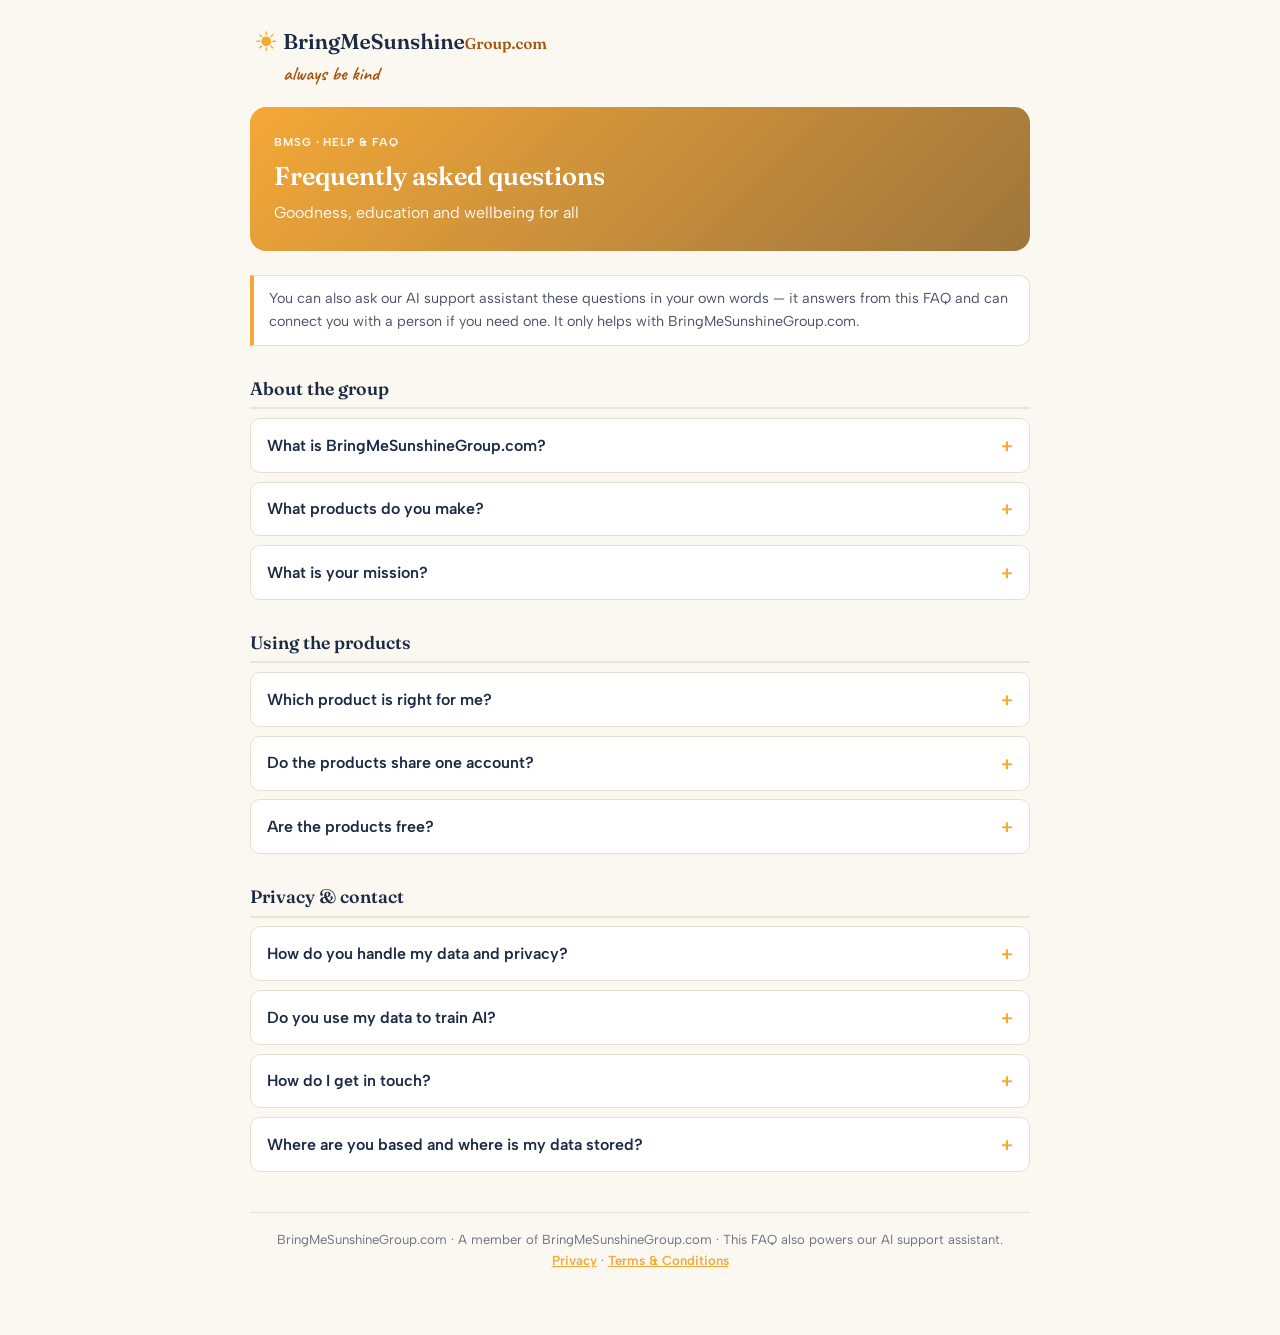
<file: faq.html>
<!DOCTYPE html>
<html lang="en">
<head>
<meta charset="UTF-8">
<meta name="viewport" content="width=device-width, initial-scale=1.0">
<title>BringMeSunshineGroup.com — Frequently Asked Questions</title>
<meta name="description" content="Answers to common questions about BringMeSunshineGroup.com.">
<style>:root{--a:#f4a836}*{box-sizing:border-box}body{font-family:'Segoe UI',system-ui,sans-serif;color:#22293a;background:#fbf8f2;margin:0;line-height:1.6;font-size:16px}
main{max-width:820px;margin:0 auto;padding:1.5rem 1.25rem 4rem}
.hero{background:linear-gradient(135deg,var(--a),color-mix(in srgb,var(--a) 60%,#1c2a44));color:#fff;border-radius:16px;padding:1.6rem 1.5rem;margin-bottom:1.5rem}
.hero .k{font-size:.72rem;font-weight:700;letter-spacing:.08em;text-transform:uppercase;opacity:.9}
.hero h1{margin:.3rem 0 .2rem;font-size:1.6rem}
.hero p{margin:.2rem 0 0;opacity:.95}
.disc{background:#fff;border:1px solid #e7e0d2;border-left:4px solid var(--a);border-radius:0 10px 10px 0;padding:.7rem .95rem;margin:0 0 1.5rem;font-size:.9rem;color:#4a5163}
h2{color:#1c2a44;font-size:1.12rem;margin:1.8rem 0 .3rem;padding-bottom:.25rem;border-bottom:2px solid #ece5d6}
details{background:#fff;border:1px solid #e7e0d2;border-radius:10px;margin:.55rem 0;overflow:hidden}
details[open]{box-shadow:0 2px 10px rgba(28,42,68,.06)}
summary{cursor:pointer;padding:.85rem 1rem;font-weight:600;color:#1c2a44;list-style:none;position:relative;padding-right:2.2rem}
summary::-webkit-details-marker{display:none}
summary::after{content:'+';position:absolute;right:1rem;top:.8rem;font-size:1.2rem;color:var(--a);transition:transform .2s}
details[open] summary::after{transform:rotate(45deg)}
.ans{padding:0 1rem 1rem;color:#333c4e}
footer{margin-top:2.5rem;padding-top:1rem;border-top:1px solid #e7e0d2;font-size:.82rem;color:#6b7280;text-align:center}
a{color:var(--a);font-weight:600}
@media(prefers-color-scheme:dark){body{background:#12151c;color:#e6e9f0}details{background:#1b1f29;border-color:#2b3140}summary{color:#eaf0fb}.ans{color:#c4ccda}.disc{background:#1b1f29;color:#c4ccda;border-color:#2b3140}h2{color:#eaf0fb;border-color:#2b3140}}
</style>
<script type="application/ld+json">
{
 "@context": "https://schema.org",
 "@type": "FAQPage",
 "name": "BringMeSunshineGroup.com — FAQ",
 "mainEntity": [
  {
   "@type": "Question",
   "name": "What is BringMeSunshineGroup.com?",
   "acceptedAnswer": {
    "@type": "Answer",
    "text": "BringMeSunshineGroup.com is an independent maker of warm, human technology that helps people do good, learn well and live better. One group, three products, one purpose: goodness, education and wellbeing for all."
   }
  },
  {
   "@type": "Question",
   "name": "What products do you make?",
   "acceptedAnswer": {
    "@type": "Answer",
    "text": "Three: OneGoodDeed (a live map of good deeds around the world), Our Family Rocks (a calm family-organising app), and Learn to Read · Read to Learn (an AI reading companion for any age). Each carries the same promise into a different corner of life."
   }
  },
  {
   "@type": "Question",
   "name": "What is your mission?",
   "acceptedAnswer": {
    "@type": "Answer",
    "text": "We believe small, everyday acts — a kind deed, a shared family moment, a page read aloud — compound into brighter lives, so we build products that make those acts easier for individuals and the groups around them."
   }
  },
  {
   "@type": "Question",
   "name": "Which product is right for me?",
   "acceptedAnswer": {
    "@type": "Answer",
    "text": "Want to log a kind act and see kindness spread? OneGoodDeed. Want to bring a busy household together? Our Family Rocks. Want to help someone learn to read, at any age? Learn to Read · Read to Learn. You can use any or all of them."
   }
  },
  {
   "@type": "Question",
   "name": "Do the products share one account?",
   "acceptedAnswer": {
    "@type": "Answer",
    "text": "No. Each product has its own account and sign-in, so your family app and your reading app stay separate. They are sibling products under one group, not one merged app."
   }
  },
  {
   "@type": "Question",
   "name": "Are the products free?",
   "acceptedAnswer": {
    "@type": "Answer",
    "text": "Our Family Rocks is free to download and Learn to Read is free to start; OneGoodDeed is free to use. See each product's own FAQ for details."
   }
  },
  {
   "@type": "Question",
   "name": "How do you handle my data and privacy?",
   "acceptedAnswer": {
    "@type": "Answer",
    "text": "Your data is stored on EU-resident infrastructure and handled under GDPR. We use privacy-respecting, self-hosted analytics — never Google Analytics or a Meta Pixel, anywhere. Each product has its own privacy policy with the specifics."
   }
  },
  {
   "@type": "Question",
   "name": "Do you use my data to train AI?",
   "acceptedAnswer": {
    "@type": "Answer",
    "text": "We do not sell your data or use your personal content to train external AI models. Our reading app adapts to a learner on their own account, and our support assistants answer from published help content — not from other users' private data."
   }
  },
  {
   "@type": "Question",
   "name": "How do I get in touch?",
   "acceptedAnswer": {
    "@type": "Answer",
    "text": "Use the contact link on any of our sites or email support@ for the product you're using. A person will get back to you; our AI support assistant can also help with common questions right away."
   }
  },
  {
   "@type": "Question",
   "name": "Where are you based and where is my data stored?",
   "acceptedAnswer": {
    "@type": "Answer",
    "text": "All persistent data lives on EU-resident infrastructure, which is lawful for our users in New Zealand and elsewhere under the relevant adequacy arrangements. We chose EU residency deliberately for strong privacy protection."
   }
  }
 ]
}
</script>
<link rel="stylesheet" href="brand/web/bmsg-fonts-v1.2.css">
<link rel="stylesheet" href="brand/web/bmsg-lockup-v1.2.css">
</head>
<body>
<main><a class="logo bmsg-logo-auto" href="/" aria-label="BringMeSunshineGroup.com home"><svg xmlns="http://www.w3.org/2000/svg" viewBox="0 0 429 96" width="429" height="96" role="img" aria-label="BringMeSunshineGroup.com — always be kind" class="bmsg-web-logo"><title>BringMeSunshineGroup.com — always be kind</title><g fill="#f4a836" stroke="#f4a836" stroke-width="1.9" stroke-linecap="round"><circle cx="23.2" cy="24.7" r="7" stroke="none"/><path d="M23.2 11.4v3.8m0 19v3.8M9.9 24.7h3.8m19 0h3.8M13.7 15.2l2.9 2.9m13.3 13.3 2.8 2.8m0-19-2.8 2.9m-13.3 13.3-2.9 2.8"/></g><path data-part="name" fill="#1c2a44" d="M67.86 30.6Q67.86 32.87 65.91499999999999 34.295Q63.97 35.72 60.08 35.72H49.58Q49.15 35.72 48.94 35.54Q48.73 35.36 48.73 35.07Q48.73 34.54 49.33 34.36L50.23 34.16Q50.6 34.06 50.79 33.855000000000004Q50.98 33.65 50.98 33.31V16.83Q50.98 16.5 50.795 16.3Q50.61 16.1 50.23 16.0L49.33 15.8Q48.73 15.62 48.73 15.09Q48.73 14.78 48.94 14.61Q49.15 14.44 49.58 14.44H57.72Q60.56 14.44 62.555 15.215Q64.55 15.99 65.6 17.365Q66.65 18.74 66.65 20.58Q66.65 22.09 65.79 23.29Q64.93 24.49 63.265 25.185Q61.6 25.88 59.15 25.88L59.98 25.43Q62.37 25.43 64.14 26.09Q65.91 26.75 66.88499999999999 27.92Q67.86 29.09 67.86 30.6ZM58.36 26.4H54.4V25.25H58.03Q59.38 25.25 60.315 24.740000000000002Q61.25 24.23 61.735 23.235Q62.22 22.24 62.22 20.82Q62.22 19.28 61.61 18.145000000000003Q61.0 17.01 59.84 16.375Q58.68 15.74 57.02 15.74H55.64V33.01Q55.64 33.73 56.08 34.075Q56.52 34.42 57.38 34.42H59.05Q60.4 34.42 61.325 33.935Q62.25 33.45 62.725 32.555Q63.2 31.66 63.2 30.47Q63.2 28.62 61.965 27.509999999999998Q60.73 26.4 58.36 26.4ZM75.11 27.71Q75.11 25.52 75.735 24.04Q76.36 22.56 77.36500000000001 21.814999999999998Q78.37 21.07 79.52 21.07Q80.95 21.07 81.72 21.880000000000003Q82.49 22.69 82.49 24.21Q82.49 25.55 81.93 26.21Q81.37 26.87 80.49 26.87Q79.6 26.87 79.13 26.395000000000003Q78.66 25.92 78.66 25.06V24.5Q78.65 24.03 78.44 23.795Q78.23 23.56 77.75 23.56Q77.22 23.56 76.72999999999999 24.0Q76.24 24.44 75.935 25.34Q75.63 26.24 75.63 27.64ZM75.4 22.05 75.63 25.64V33.41Q75.63 33.82 75.78999999999999 34.019999999999996Q75.95 34.22 76.39 34.29L77.71 34.5Q78.04 34.55 78.2 34.705Q78.36 34.86 78.36 35.13Q78.36 35.41 78.16 35.565Q77.96 35.72 77.57 35.72H70.51Q70.11 35.72 69.925 35.56Q69.74 35.4 69.74 35.14Q69.74 34.93 69.87 34.78Q70.0 34.63 70.27 34.53L70.88 34.38Q71.15 34.29 71.28 34.085Q71.41 33.88 71.41 33.43V24.53Q71.41 24.17 71.3 24.01Q71.19 23.85 70.94 23.81L70.11 23.75Q69.86 23.69 69.745 23.565Q69.63 23.44 69.63 23.24Q69.63 23.01 69.775 22.86Q69.92 22.71 70.29 22.58L73.19 21.57Q73.88 21.31 74.205 21.229999999999997Q74.53 21.15 74.72 21.15Q75.03 21.15 75.185 21.354999999999997Q75.34 21.56 75.4 22.05ZM89.95 22.04V33.42Q89.95 33.87 90.08 34.08Q90.21 34.29 90.47 34.38L91.07 34.53Q91.35 34.62 91.475 34.769999999999996Q91.6 34.92 91.6 35.14Q91.6 35.41 91.41499999999999 35.565Q91.23 35.72 90.83 35.72H84.83Q84.43 35.72 84.245 35.565Q84.06 35.41 84.06 35.14Q84.06 34.93 84.185 34.78Q84.31 34.63 84.59 34.53L85.21 34.38Q85.47 34.29 85.6 34.085Q85.73 33.88 85.73 33.43V24.5Q85.73 24.14 85.62 23.985Q85.51 23.83 85.26 23.79L84.44 23.73Q84.18 23.67 84.07 23.545Q83.96 23.42 83.96 23.22Q83.96 22.98 84.1 22.84Q84.24 22.7 84.61 22.56L87.57 21.51Q88.13 21.31 88.455 21.225Q88.78 21.14 89.02 21.14Q89.49 21.14 89.72 21.384999999999998Q89.95 21.63 89.95 22.04ZM87.53 18.85Q86.33 18.85 85.60499999999999 18.22Q84.88 17.59 84.88 16.58Q84.88 15.57 85.60499999999999 14.95Q86.33 14.33 87.53 14.33Q88.73 14.33 89.46000000000001 14.95Q90.19 15.57 90.19 16.58Q90.19 17.59 89.46000000000001 18.22Q88.73 18.85 87.53 18.85ZM99.38 22.04V33.42Q99.38 33.87 99.50999999999999 34.08Q99.64 34.29 99.91 34.38L100.49 34.54Q100.94 34.72 100.94 35.1Q100.94 35.72 100.15 35.72H94.26Q93.87 35.72 93.685 35.565Q93.5 35.41 93.5 35.14Q93.5 34.93 93.625 34.78Q93.75 34.63 94.02 34.53L94.64 34.38Q94.91 34.29 95.035 34.085Q95.16 33.88 95.16 33.43V24.5Q95.16 24.14 95.05 23.985Q94.94 23.83 94.69 23.79L93.87 23.73Q93.62 23.67 93.505 23.545Q93.39 23.42 93.39 23.22Q93.39 22.98 93.53 22.84Q93.67 22.7 94.04 22.56L97.01 21.51Q97.54 21.31 97.86500000000001 21.225Q98.19 21.14 98.48 21.14Q98.93 21.14 99.155 21.384999999999998Q99.38 21.63 99.38 22.04ZM98.93 25.39 98.28 24.72 98.87 24.2Q100.75 22.51 102.09 21.79Q103.43 21.07 104.64 21.07Q106.47 21.07 107.49000000000001 22.29Q108.51 23.51 108.72 25.57L109.6 33.38Q109.65 33.85 109.765 34.075Q109.88 34.3 110.17 34.39L110.72 34.53Q110.99 34.63 111.115 34.78Q111.24 34.93 111.24 35.14Q111.24 35.41 111.06 35.565Q110.88 35.72 110.48 35.72H104.52Q103.74 35.72 103.74 35.1Q103.74 34.72 104.19 34.54L104.79 34.38Q105.08 34.29 105.22999999999999 34.065Q105.38 33.84 105.33 33.38L104.52 26.18Q104.37 24.86 103.855 24.2Q103.34 23.54 102.33 23.54Q101.69 23.54 100.995 23.875Q100.3 24.21 99.54 24.86ZM122.19 34.39Q120.11 34.08 119.17 33.84Q118.23 33.6 117.98 33.375Q117.73 33.15 117.73 32.92Q117.73 32.67 117.93 32.455Q118.13 32.24 118.58 32.04L118.29 31.81Q116.79 31.97 115.94 32.370000000000005Q115.09 32.77 114.735 33.33Q114.38 33.89 114.38 34.54Q114.38 35.26 114.81 35.78Q115.24 36.3 116.41999999999999 36.695Q117.6 37.09 119.84 37.44Q121.68 37.72 122.70500000000001 38.04Q123.73 38.36 124.135 38.76Q124.54 39.16 124.54 39.7Q124.54 40.38 124.11000000000001 40.86Q123.68 41.34 122.755 41.595Q121.83 41.85 120.32 41.85Q117.67 41.85 116.58 41.025000000000006Q115.49 40.2 115.49 38.85Q115.49 38.15 116.08 37.575Q116.67 37.0 117.82 36.81L117.59 36.39Q114.61 36.75 113.45 37.67Q112.29 38.59 112.29 39.78Q112.29 40.76 112.995 41.525Q113.7 42.29 115.315 42.730000000000004Q116.93 43.17 119.66 43.17Q123.82 43.17 126.02 41.85Q128.22 40.53 128.22 38.46Q128.22 37.33 127.65 36.535Q127.08 35.74 125.75999999999999 35.22Q124.44 34.7 122.19 34.39ZM122.53 22.58 123.46 22.7Q123.99 21.63 124.35499999999999 21.255Q124.72 20.88 125.2 20.88Q125.63 20.88 125.88 21.104999999999997Q126.13 21.33 126.33500000000001 21.625Q126.54 21.92 126.815 22.145000000000003Q127.09 22.37 127.58 22.37Q128.27 22.37 128.68 21.87Q129.09 21.37 129.09 20.55Q129.09 19.6 128.49 19.065Q127.89 18.53 126.91 18.53Q125.75 18.53 124.735 19.295Q123.72 20.06 123.01 21.59ZM126.99 26.52Q126.99 24.99 126.16 23.765Q125.33 22.54 123.785 21.825Q122.24 21.11 120.11 21.11Q117.91 21.11 116.25999999999999 21.85Q114.61 22.59 113.705 23.915Q112.8 25.24 112.8 26.98Q112.8 28.5 113.64 29.73Q114.48 30.96 116.035 31.67Q117.59 32.38 119.71 32.38Q121.9 32.38 123.535 31.645000000000003Q125.17 30.91 126.08 29.585Q126.99 28.26 126.99 26.52ZM119.35 22.32Q120.63 22.24 121.475 23.375Q122.32 24.51 122.56 26.67Q122.79 28.75 122.23 29.884999999999998Q121.67 31.02 120.43 31.11Q119.58 31.16 118.91 30.67Q118.24 30.18 117.81 29.185000000000002Q117.38 28.19 117.22 26.77Q117.07 25.38 117.26499999999999 24.405Q117.46 23.43 117.99 22.905Q118.52 22.38 119.35 22.32ZM143.57 29.76 142.14 30.26 147.77 15.75Q148.05 15.01 148.425 14.725Q148.8 14.44 149.46 14.44H153.91Q154.35 14.44 154.565 14.61Q154.78 14.78 154.78 15.09Q154.78 15.35 154.635 15.524999999999999Q154.49 15.7 154.17 15.8L153.35 16.01Q152.85 16.15 152.675 16.41Q152.5 16.67 152.54 17.26L153.71 33.11Q153.74 33.62 153.91500000000002 33.825Q154.09 34.03 154.54 34.16L155.34 34.36Q155.64 34.45 155.77499999999998 34.620000000000005Q155.91 34.79 155.91 35.04Q155.91 35.33 155.7 35.525Q155.49 35.72 155.05 35.72H147.68Q147.24 35.72 147.025 35.54Q146.81 35.36 146.81 35.07Q146.81 34.82 146.945 34.64Q147.08 34.46 147.42 34.36L148.23 34.16Q148.75 34.01 148.93 33.79Q149.11 33.57 149.08 33.11L147.82 16.95L149.13 16.85L142.68 33.63Q142.43 34.33 142.155 34.53Q141.88 34.73 141.51 34.73Q141.24 34.73 141.02 34.655Q140.8 34.58 140.60500000000002 34.335Q140.41 34.09 140.2 33.57L133.61 17.29L134.87 16.8L133.56 32.6Q133.5 33.25 133.84 33.595Q134.18 33.94 134.78 34.18L135.56 34.43Q135.79 34.53 135.92000000000002 34.67Q136.05 34.81 136.05 35.05Q136.05 35.35 135.835 35.535Q135.62 35.72 135.19 35.72H130.28Q129.84 35.72 129.63 35.54Q129.42 35.36 129.42 35.07Q129.42 34.77 129.6 34.61Q129.78 34.45 130.08 34.34L130.71 34.13Q131.25 33.95 131.57 33.595Q131.89 33.24 131.94 32.59L133.2 17.62Q133.26 16.89 133.065 16.52Q132.87 16.15 132.35 16.01L131.58 15.83Q131.25 15.73 131.09 15.555Q130.93 15.38 130.93 15.1Q130.93 14.44 131.82 14.44H136.23Q136.84 14.44 137.215 14.684999999999999Q137.59 14.93 137.88 15.68ZM171.59 26.83Q171.59 27.58 171.16500000000002 27.985Q170.74 28.39 169.92 28.39H160.44V27.31H166.63Q167.36 27.31 167.36 26.64Q167.36 24.58 166.63 23.52Q165.9 22.46 164.69 22.46Q163.75 22.46 163.03 23.03Q162.31 23.6 161.905 24.69Q161.5 25.78 161.5 27.32Q161.5 30.28 162.875 31.76Q164.25 33.24 166.52 33.24Q167.88 33.24 168.89999999999998 32.675Q169.92 32.11 170.45 31.08Q170.69 30.8 170.84 30.700000000000003Q170.99 30.6 171.15 30.6Q171.37 30.6 171.47 30.805Q171.57 31.01 171.57 31.29Q171.5 32.6 170.66 33.695Q169.82 34.79 168.385 35.44Q166.95 36.09 165.1 36.09Q162.93 36.09 161.255 35.195Q159.58 34.3 158.63 32.675Q157.68 31.05 157.68 28.88Q157.68 26.59 158.59 24.83Q159.5 23.07 161.195 22.064999999999998Q162.89 21.06 165.25 21.06Q167.24 21.06 168.66500000000002 21.799999999999997Q170.09 22.54 170.84 23.84Q171.59 25.14 171.59 26.83ZM182.57 36.18Q181.31 36.18 180.41500000000002 35.875Q179.52 35.57 178.96 35.265Q178.4 34.96 178.12 34.96Q177.85 34.96 177.64999999999998 35.150000000000006Q177.45 35.34 177.26 35.59Q177.07 35.84 176.87 36.03Q176.67 36.22 176.4 36.22Q176.1 36.22 175.89999999999998 36.035Q175.7 35.85 175.63 35.44L174.58 30.34Q174.52 30.03 174.655 29.805Q174.79 29.58 175.09 29.48Q175.43 29.36 175.685 29.490000000000002Q175.94 29.62 176.12 29.99Q177.02 31.77 178.015 32.805Q179.01 33.84 180.08499999999998 34.285Q181.16 34.73 182.27 34.73Q183.84 34.73 184.74 33.91Q185.64 33.09 185.64 31.7Q185.65 30.82 185.24 30.09Q184.83 29.36 183.695 28.68Q182.56 28.0 180.36 27.29Q178.05 26.53 176.655 25.55Q175.26 24.57 174.63 23.265Q174.0 21.96 174.0 20.24Q174.0 18.4 174.88 17.005Q175.76 15.61 177.35 14.83Q178.94 14.05 181.06 14.05Q182.42 14.05 183.31 14.335Q184.2 14.62 184.76999999999998 14.91Q185.34 15.2 185.71 15.2Q186.04 15.2 186.24 14.905Q186.44 14.61 186.665 14.305Q186.89 14.0 187.29 14.0Q187.6 14.0 187.805 14.2Q188.01 14.4 188.17 14.94L189.62 20.05Q189.73 20.42 189.6 20.71Q189.47 21.0 189.15 21.11Q188.82 21.21 188.56 21.08Q188.3 20.95 188.13 20.62Q187.15 18.69 186.065 17.57Q184.98 16.45 183.83499999999998 15.969999999999999Q182.69 15.49 181.52 15.49Q179.96 15.49 179.03500000000003 16.39Q178.11 17.29 178.11 18.76Q178.11 19.65 178.515 20.405Q178.92 21.16 180.02999999999997 21.875Q181.14 22.59 183.24 23.36Q185.61 24.21 187.0 25.19Q188.39 26.17 188.995 27.385Q189.6 28.6 189.6 30.18Q189.59 31.83 188.76 33.195Q187.93 34.56 186.37 35.370000000000005Q184.81 36.18 182.57 36.18ZM203.06 33.68V32.83L202.94 32.77V24.51Q202.94 24.15 202.825 23.994999999999997Q202.71 23.84 202.47 23.8L201.65 23.74Q201.39 23.68 201.27499999999998 23.555Q201.16 23.43 201.16 23.23Q201.16 22.99 201.3 22.85Q201.44 22.71 201.81 22.57L204.78 21.52Q205.31 21.32 205.64 21.235Q205.97 21.15 206.26 21.15Q206.7 21.15 206.93 21.395Q207.16 21.64 207.16 22.05V33.42Q207.16 33.87 207.285 34.08Q207.41 34.29 207.68 34.38L208.27 34.53Q208.55 34.62 208.68 34.769999999999996Q208.81 34.92 208.81 35.14Q208.81 35.41 208.62 35.565Q208.43 35.72 208.03 35.72H204.86Q204.09 35.72 203.575 35.15Q203.06 34.58 203.06 33.68ZM193.43 31.55V24.51Q193.43 24.15 193.32 23.994999999999997Q193.21 23.84 192.96 23.8L192.14 23.74Q191.88 23.68 191.76999999999998 23.555Q191.66 23.43 191.66 23.23Q191.66 22.99 191.8 22.85Q191.94 22.71 192.31 22.57L195.28 21.52Q195.83 21.31 196.155 21.229999999999997Q196.48 21.15 196.72 21.15Q197.19 21.15 197.42000000000002 21.395Q197.65 21.64 197.65 22.05V30.95Q197.65 32.29 198.29000000000002 32.95Q198.93 33.61 200.01 33.61Q200.68 33.61 201.43 33.285Q202.18 32.96 202.97 32.28L203.58 31.76L204.22 32.43L203.63 32.95Q201.75 34.69 200.33499999999998 35.385Q198.92 36.08 197.67 36.08Q195.78 36.08 194.60500000000002 34.86Q193.43 33.64 193.43 31.55ZM216.83 22.04V33.42Q216.83 33.87 216.96 34.08Q217.09 34.29 217.36 34.38L217.94 34.54Q218.39 34.72 218.39 35.1Q218.39 35.72 217.6 35.72H211.71Q211.32 35.72 211.135 35.565Q210.95 35.41 210.95 35.14Q210.95 34.93 211.075 34.78Q211.2 34.63 211.47 34.53L212.09 34.38Q212.36 34.29 212.485 34.085Q212.61 33.88 212.61 33.43V24.5Q212.61 24.14 212.5 23.985Q212.39 23.83 212.14 23.79L211.32 23.73Q211.07 23.67 210.95499999999998 23.545Q210.84 23.42 210.84 23.22Q210.84 22.98 210.98000000000002 22.84Q211.12 22.7 211.49 22.56L214.46 21.51Q214.99 21.31 215.32 21.225Q215.65 21.14 215.93 21.14Q216.38 21.14 216.60500000000002 21.384999999999998Q216.83 21.63 216.83 22.04ZM216.38 25.39 215.73 24.72 216.32 24.2Q218.2 22.51 219.54 21.79Q220.88 21.07 222.09 21.07Q223.92 21.07 224.94 22.29Q225.96 23.51 226.17 25.57L227.05 33.38Q227.1 33.85 227.215 34.075Q227.33 34.3 227.62 34.39L228.17 34.53Q228.44 34.63 228.57 34.78Q228.7 34.93 228.7 35.14Q228.7 35.41 228.515 35.565Q228.33 35.72 227.93 35.72H221.97Q221.19 35.72 221.19 35.1Q221.19 34.72 221.64 34.54L222.24 34.38Q222.53 34.29 222.68 34.065Q222.83 33.84 222.78 33.38L221.97 26.18Q221.82 24.86 221.305 24.2Q220.79 23.54 219.78 23.54Q219.14 23.54 218.45 23.875Q217.76 24.21 216.99 24.86ZM236.53 34.81Q237.57 34.81 238.14999999999998 34.285Q238.73 33.76 238.73 32.95Q238.73 32.44 238.5 32.019999999999996Q238.27 31.6 237.635 31.255000000000003Q237.0 30.91 235.79 30.63Q233.5 30.14 232.24 29.41Q230.98 28.68 230.49 27.73Q230.0 26.78 230.0 25.62Q230.0 23.53 231.475 22.3Q232.95 21.07 235.73 21.07Q236.74 21.07 237.38 21.240000000000002Q238.02 21.41 238.425 21.585Q238.83 21.76 239.13 21.76Q239.44 21.76 239.635 21.585Q239.83 21.41 240.025 21.235Q240.22 21.06 240.52 21.06Q240.73 21.06 240.89999999999998 21.2Q241.07 21.34 241.19 21.72L242.17 24.89Q242.33 25.39 242.27 25.700000000000003Q242.21 26.01 241.88 26.14Q241.57 26.26 241.32999999999998 26.145000000000003Q241.09 26.03 240.88 25.7Q240.18 24.46 239.395 23.73Q238.61 23.0 237.75 22.675Q236.89 22.35 235.96 22.35Q234.68 22.35 234.03 22.885Q233.38 23.42 233.38 24.31Q233.38 24.85 233.655 25.285Q233.93 25.72 234.685 26.09Q235.44 26.46 236.84 26.79Q238.79 27.22 239.93 27.895Q241.07 28.57 241.57 29.515Q242.07 30.46 242.07 31.71Q242.07 33.01 241.39999999999998 34.0Q240.73 34.99 239.54500000000002 35.540000000000006Q238.36 36.09 236.79 36.09Q235.81 36.09 235.21 35.895Q234.61 35.7 234.22000000000003 35.505Q233.83 35.31 233.49 35.31Q233.18 35.31 232.95 35.5Q232.72 35.69 232.51 35.885Q232.3 36.08 232.03 36.08Q231.82 36.08 231.665 35.925Q231.51 35.77 231.44 35.4L230.84 32.42Q230.73 31.85 230.8 31.57Q230.87 31.29 231.16 31.18Q231.47 31.05 231.70499999999998 31.200000000000003Q231.94 31.35 232.19 31.75Q233.15 33.39 234.265 34.1Q235.38 34.81 236.53 34.81ZM250.52 14.03V33.42Q250.52 33.87 250.645 34.08Q250.77 34.29 251.04 34.38L251.62 34.54Q252.07 34.72 252.07 35.1Q252.07 35.72 251.29 35.72H245.39Q245.0 35.72 244.815 35.565Q244.63 35.41 244.63 35.14Q244.63 34.93 244.755 34.78Q244.88 34.63 245.16 34.53L245.77 34.38Q246.04 34.29 246.17000000000002 34.085Q246.3 33.88 246.3 33.43V16.49Q246.3 16.13 246.185 15.969999999999999Q246.07 15.81 245.83 15.77L245.01 15.72Q244.75 15.66 244.635 15.530000000000001Q244.52 15.4 244.52 15.2Q244.52 14.97 244.66000000000003 14.825Q244.8 14.68 245.17 14.55L248.14 13.5Q248.67 13.3 249.0 13.21Q249.33 13.12 249.62 13.12Q250.06 13.12 250.29000000000002 13.37Q250.52 13.62 250.52 14.03ZM250.06 25.39 249.42 24.72 250.01 24.2Q251.88 22.51 253.225 21.79Q254.57 21.07 255.77 21.07Q257.61 21.07 258.625 22.29Q259.64 23.51 259.86 25.57L260.73 33.38Q260.78 33.85 260.9 34.075Q261.02 34.3 261.3 34.39L261.86 34.53Q262.13 34.63 262.255 34.78Q262.38 34.93 262.38 35.14Q262.38 35.41 262.195 35.565Q262.01 35.72 261.61 35.72H255.66Q254.87 35.72 254.87 35.1Q254.87 34.72 255.32 34.54L255.92 34.38Q256.21 34.29 256.365 34.065Q256.52 33.84 256.46 33.38L255.65 26.18Q255.5 24.86 254.985 24.2Q254.47 23.54 253.46 23.54Q252.83 23.54 252.135 23.875Q251.44 24.21 250.67 24.86ZM269.63 22.04V33.42Q269.63 33.87 269.76 34.08Q269.89 34.29 270.15 34.38L270.75 34.53Q271.03 34.62 271.155 34.769999999999996Q271.28 34.92 271.28 35.14Q271.28 35.41 271.095 35.565Q270.91 35.72 270.51 35.72H264.51Q264.11 35.72 263.925 35.565Q263.74 35.41 263.74 35.14Q263.74 34.93 263.865 34.78Q263.99 34.63 264.27 34.53L264.89 34.38Q265.15 34.29 265.28 34.085Q265.41 33.88 265.41 33.43V24.5Q265.41 24.14 265.3 23.985Q265.19 23.83 264.94 23.79L264.12 23.73Q263.86 23.67 263.75 23.545Q263.64 23.42 263.64 23.22Q263.64 22.98 263.775 22.84Q263.91 22.7 264.29 22.56L267.25 21.51Q267.81 21.31 268.135 21.225Q268.46 21.14 268.7 21.14Q269.17 21.14 269.4 21.384999999999998Q269.63 21.63 269.63 22.04ZM267.21 18.85Q266.01 18.85 265.28499999999997 18.22Q264.56 17.59 264.56 16.58Q264.56 15.57 265.28499999999997 14.95Q266.01 14.33 267.21 14.33Q268.41 14.33 269.14 14.95Q269.87 15.57 269.87 16.58Q269.87 17.59 269.14 18.22Q268.41 18.85 267.21 18.85ZM279.06 22.04V33.42Q279.06 33.87 279.19 34.08Q279.32 34.29 279.59 34.38L280.16 34.54Q280.62 34.72 280.62 35.1Q280.62 35.72 279.83 35.72H273.94Q273.55 35.72 273.365 35.565Q273.18 35.41 273.18 35.14Q273.18 34.93 273.305 34.78Q273.43 34.63 273.7 34.53L274.32 34.38Q274.59 34.29 274.715 34.085Q274.84 33.88 274.84 33.43V24.5Q274.84 24.14 274.73 23.985Q274.62 23.83 274.37 23.79L273.55 23.73Q273.29 23.67 273.18 23.545Q273.07 23.42 273.07 23.22Q273.07 22.98 273.21000000000004 22.84Q273.35 22.7 273.72 22.56L276.68 21.51Q277.22 21.31 277.545 21.225Q277.87 21.14 278.16 21.14Q278.61 21.14 278.83500000000004 21.384999999999998Q279.06 21.63 279.06 22.04ZM278.61 25.39 277.96 24.72 278.55 24.2Q280.43 22.51 281.77 21.79Q283.11 21.07 284.32 21.07Q286.15 21.07 287.16499999999996 22.29Q288.18 23.51 288.4 25.57L289.28 33.38Q289.33 33.85 289.445 34.075Q289.56 34.3 289.85 34.39L290.4 34.53Q290.67 34.63 290.795 34.78Q290.92 34.93 290.92 35.14Q290.92 35.41 290.74 35.565Q290.56 35.72 290.16 35.72H284.2Q283.42 35.72 283.42 35.1Q283.42 34.72 283.87 34.54L284.47 34.38Q284.76 34.29 284.90999999999997 34.065Q285.06 33.84 285.01 33.38L284.2 26.18Q284.05 24.86 283.53499999999997 24.2Q283.02 23.54 282.01 23.54Q281.37 23.54 280.675 23.875Q279.98 24.21 279.21 24.86ZM306.08 26.83Q306.08 27.58 305.655 27.985Q305.23 28.39 304.41 28.39H294.93V27.31H301.12Q301.85 27.31 301.85 26.64Q301.85 24.58 301.12 23.52Q300.39 22.46 299.18 22.46Q298.24 22.46 297.52 23.03Q296.8 23.6 296.395 24.69Q295.99 25.78 295.99 27.32Q295.99 30.28 297.365 31.76Q298.74 33.24 301.01 33.24Q302.37 33.24 303.39 32.675Q304.41 32.11 304.94 31.08Q305.18 30.8 305.33000000000004 30.700000000000003Q305.48 30.6 305.64 30.6Q305.86 30.6 305.96000000000004 30.805Q306.06 31.01 306.06 31.29Q305.99 32.6 305.15 33.695Q304.31 34.79 302.875 35.44Q301.44 36.09 299.59 36.09Q297.42 36.09 295.745 35.195Q294.07 34.3 293.12 32.675Q292.17 31.05 292.17 28.88Q292.17 26.59 293.08000000000004 24.83Q293.99 23.07 295.685 22.064999999999998Q297.38 21.06 299.73 21.06Q301.73 21.06 303.155 21.799999999999997Q304.58 22.54 305.33 23.84Q306.08 25.14 306.08 26.83Z"/><path data-part="suffix" fill="#a6530d" d="M321.66 35.45Q321.66 35.8 321.52 35.955Q321.38 36.11 321.09 36.11Q320.82 36.11 320.6 35.935Q320.38 35.76 320.18 35.53Q319.98 35.3 319.79 35.125Q319.6 34.95 319.4 34.95Q319.18 34.95 318.875 35.125Q318.57 35.3 318.12 35.525Q317.67 35.75 317.025 35.925Q316.38 36.1 315.48 36.1Q313.72 36.1 312.32500000000005 35.525000000000006Q310.93 34.95 309.95000000000005 33.885000000000005Q308.97 32.82 308.45500000000004 31.355Q307.94 29.89 307.94 28.12Q307.94 26.37 308.51 24.89Q309.08 23.41 310.12 22.32Q311.16 21.23 312.56 20.630000000000003Q313.96 20.03 315.61 20.03Q316.76 20.03 317.485 20.25Q318.21 20.47 318.63 20.689999999999998Q319.05 20.91 319.28 20.91Q319.55 20.91 319.71500000000003 20.715Q319.88 20.52 320.04499999999996 20.325Q320.21 20.13 320.48 20.13Q320.66 20.13 320.78 20.244999999999997Q320.9 20.36 320.98 20.64L322.1 24.51Q322.17 24.75 322.055 24.935000000000002Q321.94 25.12 321.7 25.17Q321.46 25.21 321.27 25.12Q321.08 25.03 320.97 24.78Q320.36 23.41 319.6 22.615000000000002Q318.84 21.82 317.93499999999995 21.475Q317.03 21.13 316.01 21.13Q314.63 21.13 313.57 21.905Q312.51 22.68 311.91499999999996 24.11Q311.32 25.54 311.32 27.5Q311.32 29.8 311.995 31.4Q312.67 33.0 313.82500000000005 33.825Q314.98 34.65 316.44 34.65Q316.94 34.65 317.345 34.55Q317.75 34.45 318.03999999999996 34.260000000000005Q318.33 34.07 318.485 33.8Q318.64 33.53 318.64 33.19V30.4Q318.64 30.16 318.51 30.03Q318.38 29.9 318.01 29.82L317.27 29.68Q317.02 29.62 316.885 29.5Q316.75 29.38 316.75 29.2Q316.75 28.99 316.905 28.869999999999997Q317.06 28.75 317.37 28.75H322.49Q322.82 28.75 322.97 28.869999999999997Q323.12 28.99 323.12 29.19Q323.12 29.37 323.02 29.475Q322.92 29.58 322.68 29.66L322.24 29.78Q321.94 29.87 321.8 30.0Q321.66 30.13 321.66 30.4ZM328.39 29.95Q328.39 28.37 328.84000000000003 27.305Q329.29 26.24 330.015 25.705Q330.74 25.17 331.57 25.17Q332.59 25.17 333.15 25.755000000000003Q333.71 26.34 333.71 27.43Q333.71 28.4 333.30499999999995 28.875Q332.9 29.35 332.26 29.35Q331.62 29.35 331.28499999999997 29.005000000000003Q330.95 28.66 330.95 28.04V27.64Q330.94 27.3 330.78999999999996 27.130000000000003Q330.64 26.96 330.29 26.96Q329.91 26.96 329.555 27.28Q329.2 27.6 328.98 28.245Q328.76 28.89 328.76 29.91ZM328.6 25.88 328.76 28.46V34.06Q328.76 34.35 328.88 34.495000000000005Q329.0 34.64 329.31 34.69L330.26 34.84Q330.5 34.88 330.615 34.99Q330.73 35.1 330.73 35.29Q330.73 35.49 330.58500000000004 35.605000000000004Q330.44 35.72 330.16 35.72H325.08Q324.79 35.72 324.655 35.605000000000004Q324.52 35.49 324.52 35.3Q324.52 35.15 324.615 35.04Q324.71 34.93 324.9 34.86L325.35 34.75Q325.54 34.69 325.63 34.54Q325.72 34.39 325.72 34.07V27.66Q325.72 27.4 325.64 27.285Q325.56 27.17 325.39 27.14L324.79 27.1Q324.61 27.06 324.53 26.97Q324.45 26.88 324.45 26.73Q324.45 26.57 324.54999999999995 26.46Q324.65 26.35 324.92 26.26L327.01 25.53Q327.51 25.34 327.74 25.285Q327.97 25.23 328.11 25.23Q328.33 25.23 328.445 25.380000000000003Q328.56 25.53 328.6 25.88ZM340.49 25.17Q342.16 25.17 343.425 25.86Q344.69 26.55 345.4 27.77Q346.11 28.99 346.11 30.6Q346.11 32.14 345.38 33.36Q344.65 34.58 343.36 35.285Q342.07 35.99 340.38 35.99Q338.71 35.99 337.45 35.295Q336.19 34.6 335.475 33.375Q334.76 32.15 334.76 30.56Q334.76 29.0 335.49 27.785Q336.22 26.57 337.51 25.87Q338.8 25.17 340.49 25.17ZM341.25 34.93Q341.99 34.81 342.44 34.24Q342.89 33.67 343.015 32.655Q343.14 31.64 342.89 30.21Q342.64 28.78 342.16499999999996 27.855Q341.69 26.93 341.04499999999996 26.52Q340.4 26.11 339.63 26.23Q338.89 26.35 338.435 26.92Q337.98 27.49 337.86 28.505Q337.74 29.52 337.99 30.95Q338.24 32.37 338.71500000000003 33.3Q339.19 34.23 339.83500000000004 34.64Q340.48 35.05 341.25 34.93ZM355.55 34.25V33.64L355.46 33.6V27.65Q355.46 27.39 355.38 27.275Q355.3 27.16 355.13 27.13L354.54 27.09Q354.35 27.05 354.27 26.96Q354.19 26.87 354.19 26.72Q354.19 26.56 354.28999999999996 26.455Q354.39 26.35 354.66 26.25L356.79 25.5Q357.17 25.35 357.40999999999997 25.29Q357.65 25.23 357.85 25.23Q358.17 25.23 358.33500000000004 25.405Q358.5 25.58 358.5 25.88V34.06Q358.5 34.39 358.595 34.54Q358.69 34.69 358.88 34.75L359.31 34.86Q359.51 34.93 359.6 35.035Q359.69 35.14 359.69 35.3Q359.69 35.49 359.555 35.605000000000004Q359.42 35.72 359.13 35.72H356.85Q356.29 35.72 355.92 35.31Q355.55 34.9 355.55 34.25ZM348.62 32.72V27.65Q348.62 27.39 348.53999999999996 27.275Q348.46 27.16 348.28 27.13L347.69 27.09Q347.51 27.05 347.42499999999995 26.96Q347.34 26.87 347.34 26.72Q347.34 26.56 347.44 26.455Q347.54 26.35 347.81 26.25L349.95 25.5Q350.35 25.35 350.58500000000004 25.29Q350.82 25.23 350.99 25.23Q351.33 25.23 351.495 25.405Q351.66 25.58 351.66 25.88V32.28Q351.66 33.25 352.12 33.725Q352.58 34.2 353.36 34.2Q353.84 34.2 354.38 33.97Q354.92 33.74 355.49 33.25L355.93 32.87L356.39 33.35L355.96 33.73Q354.61 34.98 353.59000000000003 35.48Q352.57 35.98 351.68 35.98Q350.31 35.98 349.46500000000003 35.099999999999994Q348.62 34.22 348.62 32.72ZM365.23 25.86V27.1L365.34 27.35V39.17Q365.34 39.49 365.43499999999995 39.644999999999996Q365.53 39.8 365.72 39.85L366.31 39.96Q366.51 40.03 366.6 40.14Q366.69 40.25 366.69 40.4Q366.69 40.6 366.555 40.71Q366.42 40.82 366.13 40.82H361.66Q361.38 40.82 361.245 40.71Q361.11 40.6 361.11 40.4Q361.11 40.25 361.20500000000004 40.14Q361.3 40.03 361.49 39.97L361.93 39.86Q362.12 39.8 362.21000000000004 39.644999999999996Q362.3 39.49 362.3 39.17V27.64Q362.3 27.38 362.22 27.265Q362.14 27.15 361.96 27.12L361.38 27.08Q361.19 27.04 361.11 26.945Q361.03 26.85 361.03 26.71Q361.03 26.54 361.13 26.445Q361.23 26.35 361.5 26.24L363.51 25.48Q363.88 25.33 364.12 25.27Q364.36 25.21 364.55 25.21Q364.89 25.21 365.06 25.39Q365.23 25.57 365.23 25.86ZM364.76 28.52 364.3 27.95Q365.16 26.63 366.255 25.9Q367.35 25.17 368.7 25.17Q369.98 25.17 370.985 25.82Q371.99 26.47 372.57 27.63Q373.15 28.79 373.15 30.3Q373.15 32.03 372.46 33.31Q371.77 34.59 370.595 35.290000000000006Q369.42 35.99 367.96 35.99Q366.68 35.99 365.70000000000005 35.394999999999996Q364.72 34.8 364.09 33.66L364.79 33.08Q365.31 33.96 365.96500000000003 34.39Q366.62 34.82 367.39 34.82Q368.14 34.82 368.73 34.379999999999995Q369.32 33.94 369.655 33.01Q369.99 32.08 369.99 30.63Q369.99 29.26 369.66499999999996 28.380000000000003Q369.34 27.5 368.77 27.064999999999998Q368.2 26.63 367.47 26.63Q366.71 26.63 366.025 27.095Q365.34 27.56 364.76 28.52ZM376.79 35.96Q376.26 35.96 375.825 35.69Q375.39 35.42 375.135 34.97Q374.88 34.52 374.88 34.0Q374.88 33.46 375.135 33.019999999999996Q375.39 32.58 375.825 32.32Q376.26 32.06 376.79 32.06Q377.33 32.06 377.76 32.32Q378.19 32.58 378.445 33.019999999999996Q378.7 33.46 378.7 34.0Q378.7 34.52 378.445 34.97Q378.19 35.42 377.76 35.69Q377.33 35.96 376.79 35.96ZM390.25 28.15Q390.25 28.77 389.82 29.185000000000002Q389.39 29.6 388.68 29.6Q387.99 29.6 387.62 29.215Q387.25 28.83 387.25 28.2V27.81Q387.25 27.07 386.805 26.62Q386.36 26.17 385.59 26.17Q384.9 26.17 384.36 26.590000000000003Q383.82 27.01 383.505 27.79Q383.19 28.57 383.19 29.66Q383.19 31.04 383.655 31.99Q384.12 32.94 384.93 33.425Q385.74 33.91 386.77 33.91Q387.71 33.91 388.40999999999997 33.525Q389.11 33.14 389.5 32.43Q389.67 32.23 389.78 32.155Q389.89 32.08 390.01 32.09Q390.17 32.09 390.24 32.230000000000004Q390.31 32.37 390.3 32.57Q390.24 33.51 389.645 34.29Q389.05 35.07 388.05 35.525Q387.05 35.98 385.75 35.98Q384.2 35.98 383.0 35.34Q381.8 34.7 381.12 33.540000000000006Q380.44 32.38 380.44 30.8Q380.44 29.2 381.125 27.924999999999997Q381.81 26.65 383.055 25.91Q384.3 25.17 385.98 25.17Q387.3 25.17 388.255 25.575000000000003Q389.21 25.98 389.73 26.66Q390.25 27.34 390.25 28.15ZM397.43 25.17Q399.09 25.17 400.36 25.86Q401.63 26.55 402.34000000000003 27.77Q403.05 28.99 403.05 30.6Q403.05 32.14 402.32 33.36Q401.59 34.58 400.29999999999995 35.285Q399.01 35.99 397.32 35.99Q395.65 35.99 394.385 35.295Q393.12 34.6 392.40999999999997 33.375Q391.7 32.15 391.7 30.56Q391.7 29.0 392.43 27.785Q393.16 26.57 394.44500000000005 25.87Q395.73 25.17 397.43 25.17ZM398.18 34.93Q398.92 34.81 399.375 34.24Q399.83 33.67 399.955 32.655Q400.08 31.64 399.82 30.21Q399.57 28.78 399.1 27.855Q398.63 26.93 397.98 26.52Q397.33 26.11 396.57 26.23Q395.82 26.35 395.37 26.92Q394.92 27.49 394.8 28.505Q394.68 29.52 394.93 30.95Q395.17 32.37 395.65 33.3Q396.13 34.23 396.775 34.64Q397.42 35.05 398.18 34.93ZM408.86 25.87V34.07Q408.86 34.39 408.95000000000005 34.54Q409.04 34.69 409.24 34.75L409.65 34.87Q409.98 35.0 409.98 35.28Q409.98 35.72 409.41 35.72H405.17Q404.89 35.72 404.755 35.605000000000004Q404.62 35.49 404.62 35.3Q404.62 35.15 404.71000000000004 35.04Q404.8 34.93 405.0 34.87L405.44 34.75Q405.63 34.69 405.725 34.54Q405.82 34.39 405.82 34.07V27.65Q405.82 27.39 405.74 27.275Q405.66 27.16 405.48 27.13L404.89 27.09Q404.7 27.04 404.62 26.95Q404.54 26.86 404.54 26.72Q404.54 26.55 404.64 26.445Q404.74 26.34 405.01 26.24L407.15 25.49Q407.53 25.35 407.765 25.285Q408.0 25.22 408.21 25.22Q408.53 25.22 408.695 25.4Q408.86 25.58 408.86 25.87ZM408.53 28.28 408.07 27.8 408.49 27.43Q409.85 26.17 410.855 25.67Q411.86 25.17 412.77 25.17Q414.15 25.17 414.98 26.045Q415.81 26.92 415.81 28.43V34.04Q415.81 34.38 415.90999999999997 34.535Q416.01 34.69 416.21 34.76L416.59 34.87Q416.91 35.01 416.91 35.28Q416.91 35.72 416.34 35.72H412.2Q411.63 35.72 411.63 35.28Q411.63 35.0 411.95 34.87L412.38 34.76Q412.59 34.69 412.67999999999995 34.525Q412.77 34.36 412.77 34.03V28.87Q412.77 27.91 412.32 27.43Q411.87 26.95 411.09 26.95Q410.6 26.95 410.07000000000005 27.18Q409.54 27.41 408.96 27.9ZM415.47 28.28 415.01 27.8 415.43 27.42Q416.74 26.21 417.69 25.69Q418.64 25.17 419.5 25.17Q420.83 25.17 421.57 26.05Q422.31 26.93 422.47 28.43L423.1 34.04Q423.13 34.38 423.21500000000003 34.540000000000006Q423.3 34.7 423.5 34.76L423.89 34.87Q424.09 34.93 424.17999999999995 35.04Q424.27 35.15 424.27 35.3Q424.27 35.49 424.14 35.605000000000004Q424.01 35.72 423.72 35.72H419.44Q418.88 35.72 418.88 35.28Q418.88 35.0 419.2 34.87L419.63 34.76Q419.84 34.69 419.95 34.525Q420.06 34.36 420.02 34.03L419.44 28.87Q419.33 27.91 418.95 27.43Q418.57 26.95 417.84 26.95Q417.4 26.95 416.91999999999996 27.189999999999998Q416.44 27.43 415.9 27.9Z"/><path data-part="motto" fill="#a6530d" d="M50.51 79.27Q50.4 79.05 50.095 78.86Q49.79 78.67 49.79 78.55Q49.79 78.44 49.7 78.24000000000001Q49.61 78.04 49.5 77.93Q49.36 77.76 49.565 77.12Q49.77 76.48 50.2 75.55000000000001Q50.63 74.62 51.16 73.64Q51.38 73.42 51.605000000000004 73.055Q51.83 72.69 51.94 72.58Q51.94 72.47 52.025 72.37Q52.11 72.27 52.22 72.27L52.37 71.92Q52.41 71.8 52.69 71.46000000000001Q52.97 71.12 53.385 70.715Q53.8 70.31 54.224999999999994 69.94Q54.65 69.57 54.94 69.41Q55.53 69.01 56.16 69.005Q56.79 69.0 57.23 69.36Q57.32 69.44 57.58 69.675Q57.84 69.91 58.18000000000001 70.195Q58.52 70.48 58.8 70.73L59.84 71.66L59.34 73.06Q58.99 74.18 59.165000000000006 75.02000000000001Q59.34 75.86 59.7 76.47Q59.84 76.78 60.14 76.985Q60.44 77.19 60.84 77.25Q61.06 77.27 61.255 77.41Q61.45 77.55 61.45 77.86Q61.45 78.4 61.255 78.655Q61.06 78.91 60.78 78.96Q59.86 79.08 59.03 78.685Q58.2 78.29 57.53 77.0Q57.42 76.84 57.24 76.375Q57.06 75.91 57.03 75.77Q56.92 75.91 56.695 76.175Q56.47 76.44 56.3 76.61Q54.31 78.63 52.885000000000005 79.25999999999999Q51.46 79.89 50.51 79.27ZM51.88 77.2Q52.01 77.28 52.489999999999995 77.055Q52.97 76.83 53.67 76.27Q54.62 75.45 55.355000000000004 74.77000000000001Q56.09 74.09 56.67 73.25L57.29 72.24Q57.01 71.6 56.754999999999995 71.39Q56.5 71.18 56.27 71.18Q55.91 71.18 55.334999999999994 71.71000000000001Q54.76 72.24 54.07 73.205Q53.38 74.17 52.61 75.49Q52.28 76.09 52.08 76.64500000000001Q51.88 77.2 51.88 77.2ZM63.47 80.21Q62.94 80.35 62.55 79.935Q62.16 79.52 62.03 78.71000000000001Q61.9 77.9 62.12 76.86Q62.26 76.53 62.345 76.205Q62.43 75.88 62.43 75.69Q62.49 75.41 62.655 74.865Q62.82 74.32 63.019999999999996 73.72999999999999Q63.22 73.14 63.4 72.68Q63.58 72.22 63.64 72.1Q63.75 72.1 63.835 71.905Q63.92 71.71 63.92 71.52Q63.92 71.29 64.015 71.01Q64.11 70.73 64.22 70.62Q64.22 70.48 64.28999999999999 70.30000000000001Q64.36 70.12 64.36 70.0Q64.36 69.89 64.43 69.78Q64.5 69.67 64.5 69.56Q64.7 69.19 65.02000000000001 68.395Q65.34 67.6 65.72 66.62Q66.1 65.64 66.435 64.685Q66.77 63.73 66.97999999999999 63.075Q67.19 62.42 67.19 62.28Q67.19 62.05 67.34 61.885Q67.49 61.72 67.71 61.72Q67.8 61.63 68.045 61.595Q68.29 61.56 68.41 61.56Q68.41 61.56 68.52 61.67Q68.63 61.78 68.85 62.01Q69.08 62.2 69.235 62.455Q69.39 62.71 69.39 63.04Q69.39 63.41 69.295 63.725Q69.2 64.04 68.945 64.6Q68.69 65.16 68.16 66.28Q67.94 66.84 67.685 67.33Q67.43 67.82 67.43 67.93Q67.43 68.04 67.33500000000001 68.265Q67.24 68.49 67.13 68.83Q67.01 69.05 66.815 69.485Q66.62 69.92 66.41 70.41Q66.2 70.9 66.06 71.25Q65.92 71.6 65.92 71.66Q65.92 71.77 65.905 71.88Q65.89 71.99 65.78 72.1Q65.67 72.1 65.655 72.255Q65.64 72.41 65.64 72.41Q65.64 72.69 65.19 73.9Q64.75 75.44 64.37 76.725Q63.99 78.01 63.99 78.8Q63.99 79.47 63.84 79.78Q63.69 80.09 63.47 80.21ZM74.08 80.11Q73.69 79.89 73.42 79.64Q73.15 79.39 73.03 78.88499999999999Q72.91 78.38 72.91 77.42Q72.91 76.92 72.895 76.575Q72.88 76.23 72.88 76.23Q72.88 76.23 72.615 76.52000000000001Q72.35 76.81 71.96 77.42Q71.35 78.57 70.805 79.06Q70.26 79.55 69.95 79.66Q69.81 79.72 69.46000000000001 79.64Q69.11 79.56 68.7 79.39500000000001Q68.29 79.23 67.995 79.055Q67.7 78.88 67.64 78.71Q67.58 78.57 67.58 78.08Q67.58 77.59 67.625 76.99000000000001Q67.67 76.39 67.755 75.87Q67.84 75.35 67.95 75.13Q67.95 75.04 67.99000000000001 74.945Q68.03 74.85 67.95 74.74Q67.95 74.74 68.13 74.12Q68.31 73.5 68.575 72.66Q68.84 71.82 69.08 71.08Q69.32 70.34 69.43 70.09Q69.43 69.86 69.5 69.61Q69.57 69.36 69.57 69.25Q69.57 69.0 69.85 68.72Q70.22 68.34 70.57 68.4Q70.92 68.46 71.2 68.69Q71.48 68.97 71.63 69.21000000000001Q71.78 69.45 71.75 69.825Q71.72 70.2 71.44 70.9Q71.16 71.52 70.89 72.205Q70.62 72.89 70.42 73.465Q70.22 74.04 70.13 74.34Q70.13 74.54 70.06 74.72Q69.99 74.9 69.99 75.02Q69.91 75.1 69.895 75.21Q69.88 75.32 69.88 75.44Q69.88 75.55 69.79499999999999 75.815Q69.71 76.08 69.71 76.39Q69.6 76.92 69.78 76.99000000000001Q69.96 77.06 70.19 76.95Q70.27 76.84 70.47999999999999 76.56Q70.69 76.28 70.89 75.97Q71.0 75.63 71.125 75.52Q71.25 75.41 71.33500000000001 75.32499999999999Q71.42 75.24 71.42 75.02Q71.42 74.9 71.685 74.55000000000001Q71.95 74.2 72.26 73.76Q72.85 72.75 72.99 72.47Q73.21 72.08 73.44999999999999 71.785Q73.69 71.49 73.88 71.04Q74.0 70.82 74.15 70.58Q74.3 70.34 74.61 70.34Q74.92 70.34 75.03 70.39500000000001Q75.14 70.45 75.23 70.76Q75.45 70.96 75.62 71.31Q75.79 71.66 75.79 71.85Q75.68 71.96 75.665 72.115Q75.65 72.27 75.65 72.27Q75.65 72.36 75.55000000000001 72.78Q75.45 73.2 75.26 73.59Q75.03 74.54 74.88 75.515Q74.73 76.49 74.725 77.16Q74.72 77.83 74.86 77.94Q75.03 78.05 75.305 77.61Q75.58 77.17 76.2 76.25Q76.34 76.02 76.75 75.52Q77.16 75.02 77.33 74.62Q77.33 74.48 77.495 74.16Q77.66 73.84 77.83 73.46000000000001Q78.0 73.08 78.0 72.83Q77.97 72.78 78.28 72.33Q78.59 71.88 78.87 71.18Q79.12 70.47 79.62 70.22Q80.12 69.97 80.53 70.11500000000001Q80.94 70.26 80.86 70.73Q80.72 71.68 80.22999999999999 72.93Q79.74 74.18 79.11 75.42500000000001Q78.48 76.67 77.86 77.62Q77.64 77.82 77.47 78.085Q77.3 78.35 77.3 78.46Q77.3 78.52 77.06 78.78999999999999Q76.82 79.06 76.485 79.405Q76.15 79.75 75.79 79.97Q75.42 80.25 74.975 80.28Q74.53 80.31 74.08 80.11ZM84.23 79.47Q84.01 79.52 83.64500000000001 79.50999999999999Q83.28 79.5 83.015 79.43Q82.75 79.36 82.75 79.27Q82.75 79.13 82.61 79.13Q82.61 79.13 82.36500000000001 78.935Q82.12 78.74 81.86 78.63Q81.61 78.24 81.565 77.74Q81.52 77.24 81.86 76.02Q81.91 75.19 82.38 74.215Q82.85 73.24 83.56 72.28Q84.27 71.32 85.03999999999999 70.565Q85.81 69.81 86.43 69.44Q86.82 69.05 87.445 69.025Q88.07 69.0 88.57 69.28Q88.85 69.42 89.16999999999999 69.80000000000001Q89.49 70.18 89.78 70.61000000000001Q90.07 71.04 90.24 71.4Q90.32 71.71 90.37 71.94999999999999Q90.42 72.19 90.435 72.525Q90.45 72.86 90.37 73.53Q90.23 74.04 90.13 74.625Q90.03 75.21 90.03 75.74Q89.97 76.28 90.155 76.5Q90.34 76.72 90.7 76.53Q91.04 76.36 91.385 76.45Q91.73 76.54 91.89500000000001 76.81Q92.06 77.08 91.89 77.53Q91.78 77.88 91.43 78.22Q91.08 78.56 90.62 78.78Q90.16 79.0 89.75 79.0Q89.44 79.0 89.145 78.715Q88.85 78.43 88.61 77.97Q88.37 77.51 88.2 77.0L88.03 76.36L86.96 77.36Q86.6 77.75 86.25 78.07Q85.9 78.39 85.81 78.53Q85.67 78.79 85.275 79.005Q84.88 79.22 84.23 79.47ZM84.77 77.13Q85.24 76.85 85.68 76.405Q86.12 75.96 86.53999999999999 75.41499999999999Q86.96 74.87 87.35 74.31Q87.83 73.66 88.055 73.215Q88.28 72.77 88.39 72.3Q88.28 71.99 88.065 71.64Q87.85 71.29 87.65 71.26Q87.18 71.26 86.59 71.83500000000001Q86.0 72.41 85.35 73.31Q85.24 73.45 85.065 73.755Q84.89 74.06 84.725 74.33Q84.56 74.6 84.51 74.68Q84.42 74.79 84.24000000000001 75.23500000000001Q84.06 75.68 83.91 76.125Q83.76 76.57 83.76 76.73Q83.76 76.9 83.80000000000001 77.095Q83.84 77.29 84.065 77.35Q84.29 77.41 84.77 77.13ZM94.87 86.59Q94.79 86.63 94.58000000000001 86.5Q94.37 86.37 94.21000000000001 86.1Q94.05 85.83 94.1 85.48Q93.99 85.09 94.145 84.515Q94.3 83.94 94.83 82.82Q95.11 82.37 95.345 81.755Q95.58 81.14 95.89 80.52Q96.03 80.27 96.425 79.58Q96.82 78.89 97.28999999999999 77.96000000000001Q97.76 77.03 98.12 76.11Q97.39 76.86 96.84 77.555Q96.29 78.25 95.85 78.66499999999999Q95.41 79.08 94.96 79.05Q94.59 78.96 94.12 78.63999999999999Q93.65 78.32 93.51 77.84Q93.4 77.23 93.44 76.275Q93.48 75.32 93.79 73.39Q94.02 72.44 94.025 71.92Q94.03 71.4 93.905 71.15Q93.78 70.9 93.56 70.7Q93.19 70.37 93.395 70.02000000000001Q93.6 69.67 93.99 69.47Q94.58 69.33 94.895 69.39Q95.21 69.45 95.57 69.87Q95.8 70.24 96.00999999999999 70.625Q96.22 71.01 96.22 71.8Q96.22 72.13 96.17 72.59Q96.12 73.05 96.075 73.435Q96.03 73.82 96.0 74.02Q95.72 75.05 95.55 75.81Q95.38 76.57 95.52 76.57Q96.08 76.12 96.525 75.64500000000001Q96.97 75.17 97.475 74.535Q97.98 73.9 98.68 72.94Q98.93 72.47 99.185 72.02Q99.44 71.57 99.61 71.1Q99.77 70.73 100.015 70.385Q100.26 70.04 100.37 70.01Q100.51 69.96 100.75 70.04499999999999Q100.99 70.13 101.205 70.225Q101.42 70.32 101.42 70.38Q101.45 70.41 101.66 70.435Q101.87 70.46 102.08000000000001 70.475Q102.29 70.49 102.29 70.57Q102.29 70.63 102.14 70.975Q101.99 71.32 101.81 71.745Q101.63 72.17 101.49 72.5Q101.35 72.83 101.38 72.89Q101.44 72.94 101.3 73.28999999999999Q101.16 73.64 100.975 74.06Q100.79 74.48 100.65 74.82Q100.37 75.74 100.005 76.65Q99.64 77.56 99.14 78.46Q98.97 78.8 98.65 79.5Q98.33 80.2 98.035 80.88499999999999Q97.74 81.57 97.57 81.93Q97.46 82.16 97.25 82.65Q97.04 83.14 96.80000000000001 83.725Q96.56 84.31 96.34 84.83Q96.12 85.35 96.0 85.63Q95.95 86.16 95.75 86.41Q95.55 86.58 95.21000000000001 86.58500000000001Q94.87 86.59 94.87 86.59ZM104.28 80.15Q103.47 79.81 103.02 79.39500000000001Q102.57 78.98 102.58 78.67Q102.62 78.48 102.74000000000001 78.355Q102.86 78.23 103.325 78.24000000000001Q103.79 78.25 104.79 78.46Q105.1 78.46 105.475 78.425Q105.85 78.39 106.16999999999999 78.315Q106.49 78.24 106.63 78.12Q106.77 78.09 106.69999999999999 77.99000000000001Q106.63 77.89 106.5 77.78Q106.39 77.69 106.25 77.625Q106.11 77.56 106.0 77.56Q105.96 77.42 105.75 77.27000000000001Q105.54 77.12 105.28 76.97Q104.67 76.46 104.18 76.065Q103.69 75.67 103.81 75.49Q103.81 75.38 103.81 75.365Q103.81 75.35 103.81 75.35Q103.61 75.35 103.42 74.8Q103.23 74.25 103.23 73.8Q103.23 73.32 103.45500000000001 72.775Q103.68 72.23 104.04 71.70500000000001Q104.4 71.18 104.79 70.8Q105.31 70.3 105.965 69.795Q106.62 69.29 107.34 68.88Q108.06 68.47 108.81 68.28Q109.24 68.16 109.72 68.16Q110.2 68.16 110.46 68.31Q110.7 68.27 111.005 68.5Q111.31 68.73 111.595 69.06Q111.88 69.39 112.01 69.7Q112.01 70.03 111.98 70.495Q111.95 70.96 111.88 71.305Q111.81 71.65 111.62 71.65Q111.62 71.65 111.55000000000001 71.66Q111.48 71.67 111.48 71.81Q111.48 72.09 111.06 72.46Q110.53 72.82 110.08 72.995Q109.63 73.17 109.43 72.92Q109.29 72.8 109.19 72.69999999999999Q109.09 72.6 108.98 72.49Q108.98 72.49 108.905 72.375Q108.83 72.26 108.83 72.12Q108.83 72.01 108.91499999999999 71.91Q109.0 71.81 109.0 71.81Q109.3 71.57 109.515 71.25999999999999Q109.73 70.95 109.85 70.66499999999999Q109.97 70.38 109.97 70.24Q109.97 70.07 109.91 70.03Q109.85 69.99 109.62 69.99Q109.4 70.05 108.905 70.295Q108.41 70.54 107.91 70.84Q107.41 71.14 107.15 71.39Q107.04 71.58 107.0 71.63Q106.96 71.68 106.85 71.68Q106.85 71.57 106.695 71.735Q106.54 71.9 106.32 72.19Q106.1 72.48 105.89 72.78Q105.68 73.08 105.57 73.25Q105.53 73.44 105.445 73.67Q105.36 73.9 105.37 74.12Q105.36 74.42 105.575 74.63Q105.79 74.84 106.26 75.23Q107.24 75.96 107.755 76.4Q108.27 76.84 108.495 77.11Q108.72 77.38 108.77 77.63Q109.26 78.49 108.95 79.06Q108.64 79.63 107.89 79.96Q107.61 80.1 106.925 80.215Q106.24 80.33 105.505 80.32499999999999Q104.77 80.32 104.28 80.15ZM121.72 79.46Q121.35 79.54 120.85499999999999 79.375Q120.36 79.21 119.91499999999999 78.93Q119.47 78.65 119.27 78.45Q119.08 78.23 119.16 78.045Q119.24 77.86 119.44 77.86Q119.55 77.86 119.735 77.625Q119.92 77.39 119.97 76.74Q120.03 76.35 120.125 76.055Q120.22 75.76 120.22 75.65Q120.25 75.57 120.295 75.19Q120.34 74.81 120.45 74.53Q120.56 74.03 120.785 73.23Q121.01 72.43 121.245 71.66Q121.48 70.89 121.62 70.47Q121.68 70.16 121.875 69.685Q122.07 69.21 122.21 68.93Q122.49 68.15 122.97 67.04Q123.45 65.93 123.965 64.81Q124.48 63.69 124.875 62.9Q125.27 62.11 125.39 61.94Q125.61 61.72 126.055 61.765Q126.5 61.81 126.8 62.12Q127.06 62.43 127.2 62.769999999999996Q127.34 63.11 127.0 63.5Q126.89 63.69 126.675 64.06Q126.46 64.43 126.32 64.63Q126.09 65.3 125.77000000000001 65.945Q125.45 66.59 125.08500000000001 67.385Q124.72 68.18 124.3 69.36Q124.05 69.89 123.88 70.41Q123.71 70.93 123.6 71.07Q123.43 71.68 123.225 72.105Q123.02 72.53 122.91 73.21Q122.91 73.21 123.205 72.93Q123.5 72.65 123.92 72.23Q125.01 71.05 125.96000000000001 70.38499999999999Q126.91 69.72 127.63 69.7Q128.03 69.67 128.49 69.89500000000001Q128.95 70.12 129.33999999999997 70.44Q129.73 70.76 129.87 71.12Q130.1 71.63 130.08499999999998 72.35Q130.07 73.07 129.815 73.84Q129.56 74.61 129.05 75.26Q128.75 75.79 128.315 76.28Q127.88 76.77 127.57 76.99Q127.29 77.25 127.025 77.485Q126.76 77.72 126.59 77.86Q126.23 78.11 126.005 78.24000000000001Q125.78 78.37 125.39 78.51Q124.8 78.93 123.765 79.125Q122.73 79.32 121.72 79.46ZM122.43 77.56Q122.62 77.56 123.14 77.48Q123.66 77.4 124.11 77.06Q125.42 76.39 126.27000000000001 75.515Q127.12 74.64 127.51 73.77000000000001Q127.9 72.9 127.84 72.25Q127.78 71.61 127.055 71.89Q126.33 72.17 125.01 73.49Q124.4 74.05 123.915 74.595Q123.43 75.14 122.96 75.7Q122.76 76.01 122.6 76.20500000000001Q122.44 76.4 122.41 76.62Q122.2 77.56 122.43 77.56ZM133.47 79.61Q132.38 79.16 131.99 78.22Q131.6 77.28 131.8 75.6Q131.85 74.74 131.77499999999998 74.44999999999999Q131.7 74.16 131.4 73.88Q131.31 73.77 131.035 73.525Q130.76 73.28 130.79 73.14Q130.76 72.94 130.855 72.66499999999999Q130.95 72.39 131.04 72.37Q131.21 72.32 131.39 72.225Q131.57 72.13 131.69 72.19Q131.8 72.19 132.005 72.28999999999999Q132.21 72.39 132.21 72.51Q132.32 72.7 132.565 72.405Q132.81 72.11 133.09 71.55Q133.37 71.11 133.8 70.695Q134.23 70.28 134.675 69.94Q135.12 69.6 135.43 69.43Q135.57 69.38 135.935 69.275Q136.3 69.17 136.705 69.105Q137.11 69.04 137.33 69.07Q137.84 69.1 138.32999999999998 69.445Q138.82 69.79 139.12 70.13Q139.49 70.38 139.60500000000002 70.865Q139.72 71.35 139.685 71.88Q139.65 72.41 139.45 72.8Q139.37 73.08 138.9 73.55Q138.43 74.02 137.86 74.44999999999999Q137.29 74.88 136.87 75.04Q136.51 75.13 135.985 75.175Q135.46 75.22 135.005 75.19Q134.55 75.16 134.38 75.07Q134.19 74.96 134.065 75.22Q133.94 75.48 133.87 76.27Q133.83 76.68 133.88 76.92Q133.93 77.16 133.98 77.27Q134.18 77.56 134.425 77.765Q134.67 77.97 135.24 77.86Q135.77 77.78 136.31 77.18Q136.85 76.58 137.29 76.22Q137.41 76.02 137.75 75.96000000000001Q138.09 75.9 138.55 76.02Q138.85 76.22 138.82999999999998 76.59Q138.81 76.96 138.42 77.68Q138.34 77.87 137.99 78.22Q137.64 78.57 137.235 78.91999999999999Q136.83 79.27 136.55 79.44Q135.71 79.89 134.925 79.875Q134.14 79.86 133.47 79.61ZM135.4 73.51Q135.89 73.39 136.20499999999998 73.3Q136.52 73.21 136.82 72.94999999999999Q137.12 72.69 137.53 72.1Q137.64 71.8 137.635 71.545Q137.63 71.29 137.56 71.22Q137.32 70.97 137.02499999999998 71.05Q136.73 71.13 136.43 71.36Q136.23 71.44 135.87 71.725Q135.51 72.01 135.175 72.36Q134.84 72.71 134.64499999999998 73.0Q134.45 73.29 134.56 73.35Q134.5 73.46 134.88 73.485Q135.26 73.51 135.4 73.51ZM153.84 80.17Q153.73 80.13 153.42000000000002 80.0Q153.11 79.87 152.89 79.67Q152.83 79.59 152.635 79.4Q152.44 79.21 152.25 79.005Q152.06 78.8 151.98 78.72Q151.92 78.6 151.75 78.4Q151.58 78.2 151.395 77.985Q151.21 77.77 151.03 77.61Q150.79 77.26 150.555 76.99000000000001Q150.32 76.72 150.15 76.62Q150.08 76.53 149.905 76.81Q149.73 77.09 149.55 77.495Q149.37 77.9 149.25 78.18Q149.18 78.31 149.07 78.5Q148.96 78.69 148.845 78.9Q148.73 79.11 148.605 79.295Q148.48 79.48 148.37 79.58Q148.1 79.71 147.735 79.57Q147.37 79.43 147.3 79.08Q147.12 78.81 147.305 77.84Q147.49 76.87 148.03 75.33Q148.07 74.92 148.31 74.17500000000001Q148.55 73.43 148.9 72.54Q149.21 71.49 149.60500000000002 70.56Q150.0 69.63 150.45 68.58Q150.71 67.93 150.89 67.505Q151.07 67.08 151.285 66.63Q151.5 66.18 151.82 65.51Q152.31 64.57 152.59 64.06Q152.87 63.55 153.05 63.26Q153.23 62.97 153.41 62.7Q153.71 62.22 154.04000000000002 61.97Q154.37 61.72 154.65 61.644999999999996Q154.93 61.57 155.07 61.63Q155.26 61.73 155.39999999999998 61.855Q155.54 61.98 155.54 62.224999999999994Q155.54 62.47 155.31 62.99Q155.23 63.41 155.14999999999998 63.635Q155.07 63.86 154.93 64.14Q154.79 64.42 154.44 65.03Q154.35 65.27 154.255 65.43Q154.16 65.59 154.055 65.73Q153.95 65.87 153.8 66.06Q153.78 66.17 153.685 66.4Q153.59 66.63 153.47 66.78Q153.41 67.02 153.26 67.33500000000001Q153.11 67.65 153.02 67.88Q152.84 68.33 152.53 68.945Q152.22 69.56 152.13 69.93Q152.09 70.08 152.04500000000002 70.245Q152.0 70.41 151.995 70.53Q151.99 70.65 152.05 70.71Q152.48 70.41 153.03 70.065Q153.58 69.72 153.98 69.63Q154.31 69.46 154.64 69.335Q154.97 69.21 155.275 69.13999999999999Q155.58 69.07 155.82 69.11Q156.17 69.2 156.425 69.555Q156.68 69.91 156.85 70.3Q156.92 70.51 156.815 71.015Q156.71 71.52 156.53500000000003 72.02Q156.36 72.52 156.19 72.79Q156.1 72.92 155.97 73.15Q155.84 73.38 155.72 73.59Q155.6 73.8 155.5 73.88Q155.44 73.98 155.33499999999998 74.12Q155.23 74.26 155.08 74.33Q155.01 74.45 154.885 74.61500000000001Q154.76 74.78 154.68 74.88Q154.65 74.91 154.60000000000002 75.015Q154.55 75.12 154.55 75.15Q154.48 75.15 154.43 75.18Q154.38 75.21 154.18 75.36Q153.94 75.57 153.785 75.645Q153.63 75.72 153.38 75.85Q153.2 76.02 153.055 76.05Q152.91 76.08 152.83 76.18Q152.82 76.28 152.945 76.495Q153.07 76.71 153.26 76.96Q153.45 77.21 153.64 77.425Q153.83 77.64 153.95 77.73Q154.08 77.83 154.22500000000002 78.095Q154.37 78.36 154.505 78.66499999999999Q154.64 78.97 154.725 79.24000000000001Q154.81 79.51 154.83 79.62Q154.89 79.69 154.71499999999997 79.845Q154.54 80.0 154.3 80.10499999999999Q154.06 80.21 153.84 80.17ZM151.64 74.95Q151.78 74.84 152.18 74.515Q152.58 74.19 153.055 73.795Q153.53 73.4 153.93 73.025Q154.33 72.65 154.5 72.45Q154.69 72.25 154.905 71.795Q155.12 71.34 154.98 71.06Q154.95 70.95 154.53 71.19Q154.11 71.43 153.5 71.74Q153.02 72.02 152.43 72.405Q151.84 72.79 151.32 73.225Q150.8 73.66 150.52 74.14Q150.46 74.33 150.63 74.58500000000001Q150.8 74.84 151.08 74.965Q151.36 75.09 151.64 74.95ZM158.15 79.38Q157.93 79.16 157.82999999999998 78.75Q157.73 78.34 157.76 77.94Q157.79 77.54 157.9 77.31Q157.9 77.09 157.97 76.965Q158.04 76.84 158.01 76.72Q157.99 76.61 158.07 76.33Q158.15 76.05 158.24 75.8Q158.43 75.35 158.675 74.66499999999999Q158.92 73.98 159.15499999999997 73.28Q159.39 72.58 159.545 72.065Q159.7 71.55 159.73 71.44Q159.73 71.11 160.18 71.08Q160.52 70.97 160.89 71.25999999999999Q161.26 71.55 161.54 72.0Q161.77 72.23 161.71 72.62Q161.65 73.01 161.35 73.68Q161.23 73.91 161.07999999999998 74.395Q160.93 74.88 160.87 75.21Q160.76 75.44 160.605 75.845Q160.45 76.25 160.34 76.61Q160.28 76.75 160.225 77.09Q160.17 77.43 160.08499999999998 77.79Q160.0 78.15 159.86 78.38Q159.61 79.52 159.12 79.72Q158.63 79.92 158.15 79.38ZM161.08 68.11Q160.82 67.91 160.68 67.61Q160.54 67.31 160.52499999999998 67.06Q160.51 66.81 160.57 66.77Q160.83 66.56 161.075 66.075Q161.32 65.59 161.47 65.2Q161.51 65.1 161.6 64.965Q161.69 64.83 161.8 64.81Q162.14 64.58 162.64999999999998 64.8Q163.16 65.02 163.44 65.47Q163.69 66.0 163.58499999999998 66.49000000000001Q163.48 66.98 162.98 67.6Q162.56 68.16 162.015 68.28Q161.47 68.4 161.08 68.11ZM173.11 79.12Q172.51 79.09 172.12 78.87Q171.73 78.65 171.47 78.03Q171.36 77.6 171.34500000000003 77.11Q171.33 76.62 171.37 76.17Q171.41 75.72 171.44 75.45Q171.47 75.37 171.465 75.16Q171.46 74.95 171.46 74.75Q171.42 74.28 171.235 74.19Q171.05 74.1 170.66 74.28Q170.1 74.57 169.375 75.05Q168.65 75.53 167.86 76.13499999999999Q167.07 76.74 166.28 77.41Q165.67 78.09 165.43 78.485Q165.19 78.88 164.91 78.88Q164.69 78.99 164.47 78.845Q164.25 78.7 163.97 78.48Q163.77 78.25 163.53 77.95Q163.29 77.65 163.23 77.54Q163.23 77.19 163.305 76.8Q163.38 76.41 163.52499999999998 76.0Q163.67 75.59 163.84 75.2Q163.96 75.07 164.06 74.84Q164.16 74.61 164.32 74.33Q164.42 73.95 164.64 73.42500000000001Q164.86 72.9 165.05 72.45Q165.39 71.74 165.55 71.235Q165.71 70.73 165.81 70.1Q165.78 70.02 165.845 69.91499999999999Q165.91 69.81 166.02 69.79H166.04H166.06Q166.27 69.62 166.735 69.72Q167.2 69.82 167.47 70.08Q168.03 70.64 167.98000000000002 71.42Q167.93 72.2 167.11 73.51Q166.92 73.96 166.745 74.28999999999999Q166.57 74.62 166.57 74.76Q166.57 74.76 166.82 74.58500000000001Q167.07 74.41 167.39999999999998 74.16Q167.73 73.91 167.95 73.77Q168.09 73.63 168.57999999999998 73.25999999999999Q169.07 72.89 169.63 72.49000000000001Q170.19 72.09 170.51 71.93Q170.79 71.74 171.19 71.55Q171.59 71.36 171.71 71.36Q171.97 71.36 172.35500000000002 71.57Q172.74 71.78 173.075 72.065Q173.41 72.35 173.47 72.57Q173.47 72.68 173.45499999999998 72.84Q173.44 73.0 173.45 73.13Q173.47 73.55 173.485 74.175Q173.5 74.8 173.48000000000002 75.39Q173.46 75.98 173.34 76.34Q173.34 76.34 173.365 76.39Q173.39 76.44 173.44 76.5Q173.42 76.56 173.43 76.61Q173.44 76.66 173.44 76.66Q173.43 76.79 173.49 77.0Q173.55 77.21 173.675 77.46Q173.8 77.71 173.95 78.01Q174.04 78.37 173.76999999999998 78.7Q173.5 79.03 173.11 79.12ZM183.91 79.89Q183.6 79.91 183.29500000000002 79.895Q182.99 79.88 182.81 79.74Q182.34 79.29 182.2 79.01Q182.06 78.73 182.09 78.31Q182.12 77.91 182.125 77.53Q182.13 77.15 182.14 76.93Q182.03 76.82 181.70999999999998 77.15Q181.39 77.48 180.92 77.83Q180.02 78.85 179.325 79.33Q178.63 79.81 178.06 79.92Q177.49 80.03 176.94 79.97Q176.45 79.92 176.105 79.505Q175.76 79.09 175.615 78.47Q175.47 77.85 175.52 77.23Q175.65 76.15 175.995 75.245Q176.34 74.34 177.05 73.31Q177.37 72.82 177.925 72.285Q178.48 71.75 179.14 71.295Q179.8 70.84 180.35 70.65Q181.11 70.32 181.695 70.32499999999999Q182.28 70.33 182.81 70.48Q183.19 70.67 183.415 70.67Q183.64 70.67 183.76 70.39Q183.91 70.16 184.015 69.785Q184.12 69.41 184.32 69.09L184.93 67.27Q185.24 66.51 185.64 65.58000000000001Q186.04 64.65 186.57 63.44Q187.15 62.42 187.56 62.33Q187.97 62.24 188.44 62.74Q188.77 63.09 188.77 63.57Q188.77 64.05 188.42 64.81Q188.23 65.12 188.03 65.52000000000001Q187.83 65.92 187.55 66.51Q187.22 67.29 186.9 68.005Q186.58 68.72 186.25 69.58Q186.14 70.03 185.95499999999998 70.62Q185.77 71.21 185.66 71.68Q185.58 72.13 185.48000000000002 72.50999999999999Q185.38 72.89 185.27 72.89Q185.04 73.1 184.845 73.72999999999999Q184.65 74.36 184.525 75.05Q184.4 75.74 184.32 76.19Q184.26 76.53 184.23 77.11Q184.2 77.69 184.2 78.215Q184.2 78.74 184.2 78.94Q184.2 79.5 184.14499999999998 79.695Q184.09 79.89 183.91 79.89ZM177.71 77.83Q178.33 77.83 178.935 77.295Q179.54 76.76 180.23 76.15Q180.65 75.73 181.11 75.17Q181.57 74.61 181.975 74.06Q182.38 73.51 182.625 73.105Q182.87 72.7 182.87 72.59Q182.87 72.45 182.64499999999998 72.355Q182.42 72.26 182.125 72.21000000000001Q181.83 72.16 181.62 72.22Q180.97 72.39 180.495 72.795Q180.02 73.2 179.29 74.04Q178.54 74.95 178.08499999999998 75.83Q177.63 76.71 177.53 77.27Q177.43 77.83 177.71 77.83Z"/></svg></a>
<div class="hero">
  <div class="k">BMSG · Help &amp; FAQ</div>
  <h1>Frequently asked questions</h1>
  <p>Goodness, education and wellbeing for all</p>
</div>
<div class="disc">You can also ask our AI support assistant these questions in your own words — it answers
from this FAQ and can connect you with a person if you need one. It only helps with BringMeSunshineGroup.com.</div>
<h2>About the group</h2>
<details><summary>What is BringMeSunshineGroup.com?</summary><div class="ans">BringMeSunshineGroup.com is an independent maker of warm, human technology that helps people do good, learn well and live better. One group, three products, one purpose: goodness, education and wellbeing for all.</div></details>
<details><summary>What products do you make?</summary><div class="ans">Three: OneGoodDeed (a live map of good deeds around the world), Our Family Rocks (a calm family-organising app), and Learn to Read · Read to Learn (an AI reading companion for any age). Each carries the same promise into a different corner of life.</div></details>
<details><summary>What is your mission?</summary><div class="ans">We believe small, everyday acts — a kind deed, a shared family moment, a page read aloud — compound into brighter lives, so we build products that make those acts easier for individuals and the groups around them.</div></details>
<h2>Using the products</h2>
<details><summary>Which product is right for me?</summary><div class="ans">Want to log a kind act and see kindness spread? OneGoodDeed. Want to bring a busy household together? Our Family Rocks. Want to help someone learn to read, at any age? Learn to Read · Read to Learn. You can use any or all of them.</div></details>
<details><summary>Do the products share one account?</summary><div class="ans">No. Each product has its own account and sign-in, so your family app and your reading app stay separate. They are sibling products under one group, not one merged app.</div></details>
<details><summary>Are the products free?</summary><div class="ans">Our Family Rocks is free to download and Learn to Read is free to start; OneGoodDeed is free to use. See each product&#x27;s own FAQ for details.</div></details>
<h2>Privacy &amp; contact</h2>
<details><summary>How do you handle my data and privacy?</summary><div class="ans">Your data is stored on EU-resident infrastructure and handled under GDPR. We use privacy-respecting, self-hosted analytics — never Google Analytics or a Meta Pixel, anywhere. Each product has its own privacy policy with the specifics.</div></details>
<details><summary>Do you use my data to train AI?</summary><div class="ans">We do not sell your data or use your personal content to train external AI models. Our reading app adapts to a learner on their own account, and our support assistants answer from published help content — not from other users&#x27; private data.</div></details>
<details><summary>How do I get in touch?</summary><div class="ans">Use the contact link on any of our sites or email support@ for the product you&#x27;re using. A person will get back to you; our AI support assistant can also help with common questions right away.</div></details>
<details><summary>Where are you based and where is my data stored?</summary><div class="ans">All persistent data lives on EU-resident infrastructure, which is lawful for our users in New Zealand and elsewhere under the relevant adequacy arrangements. We chose EU residency deliberately for strong privacy protection.</div></details>
<footer>BringMeSunshineGroup.com · A member of BringMeSunshineGroup.com · This FAQ also powers our AI support assistant.<nav aria-label="BMSG legal documents" class="bmsg-legal-links"><a href="https://bringmesunshinegroup.com/privacy.html">Privacy</a> · <a href="https://bringmesunshinegroup.com/terms.html">Terms &amp; Conditions</a></nav></footer>
</main>
<script src="site-layout.js" defer></script></body></html>
</file>
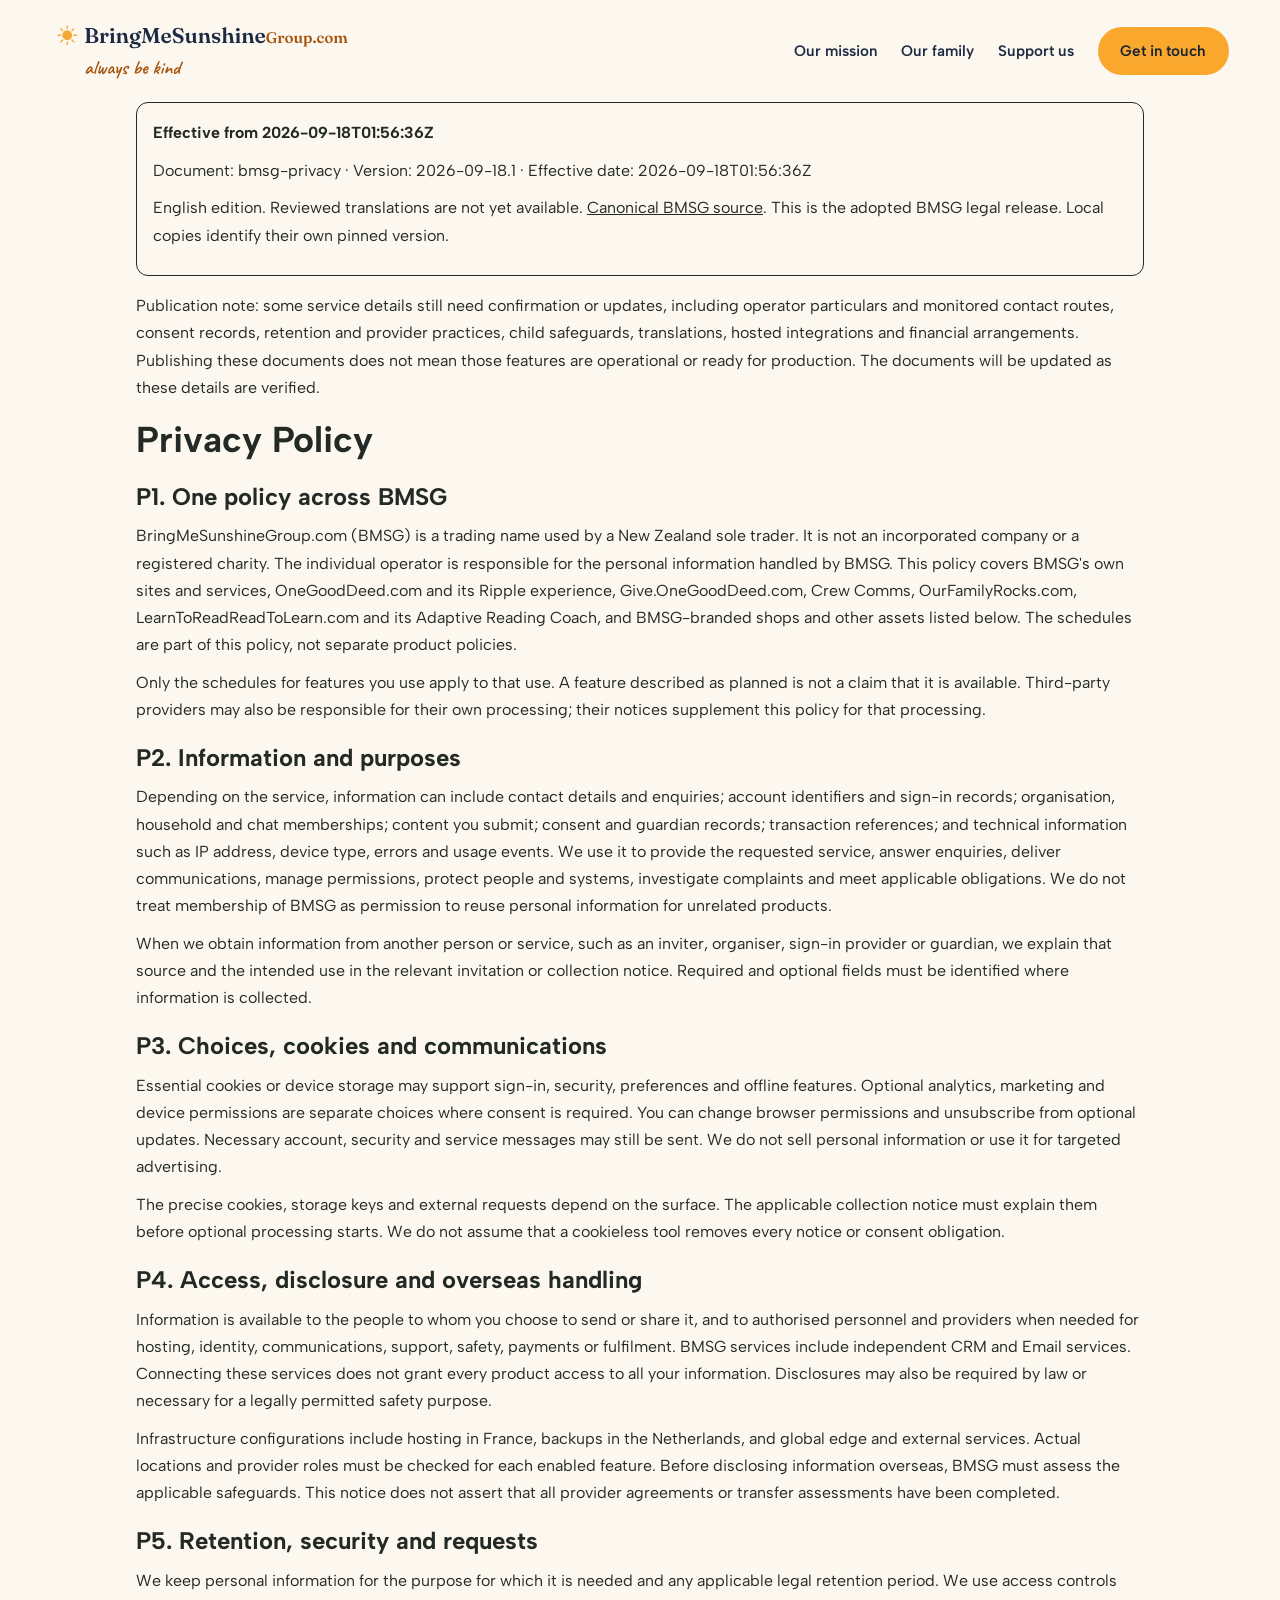
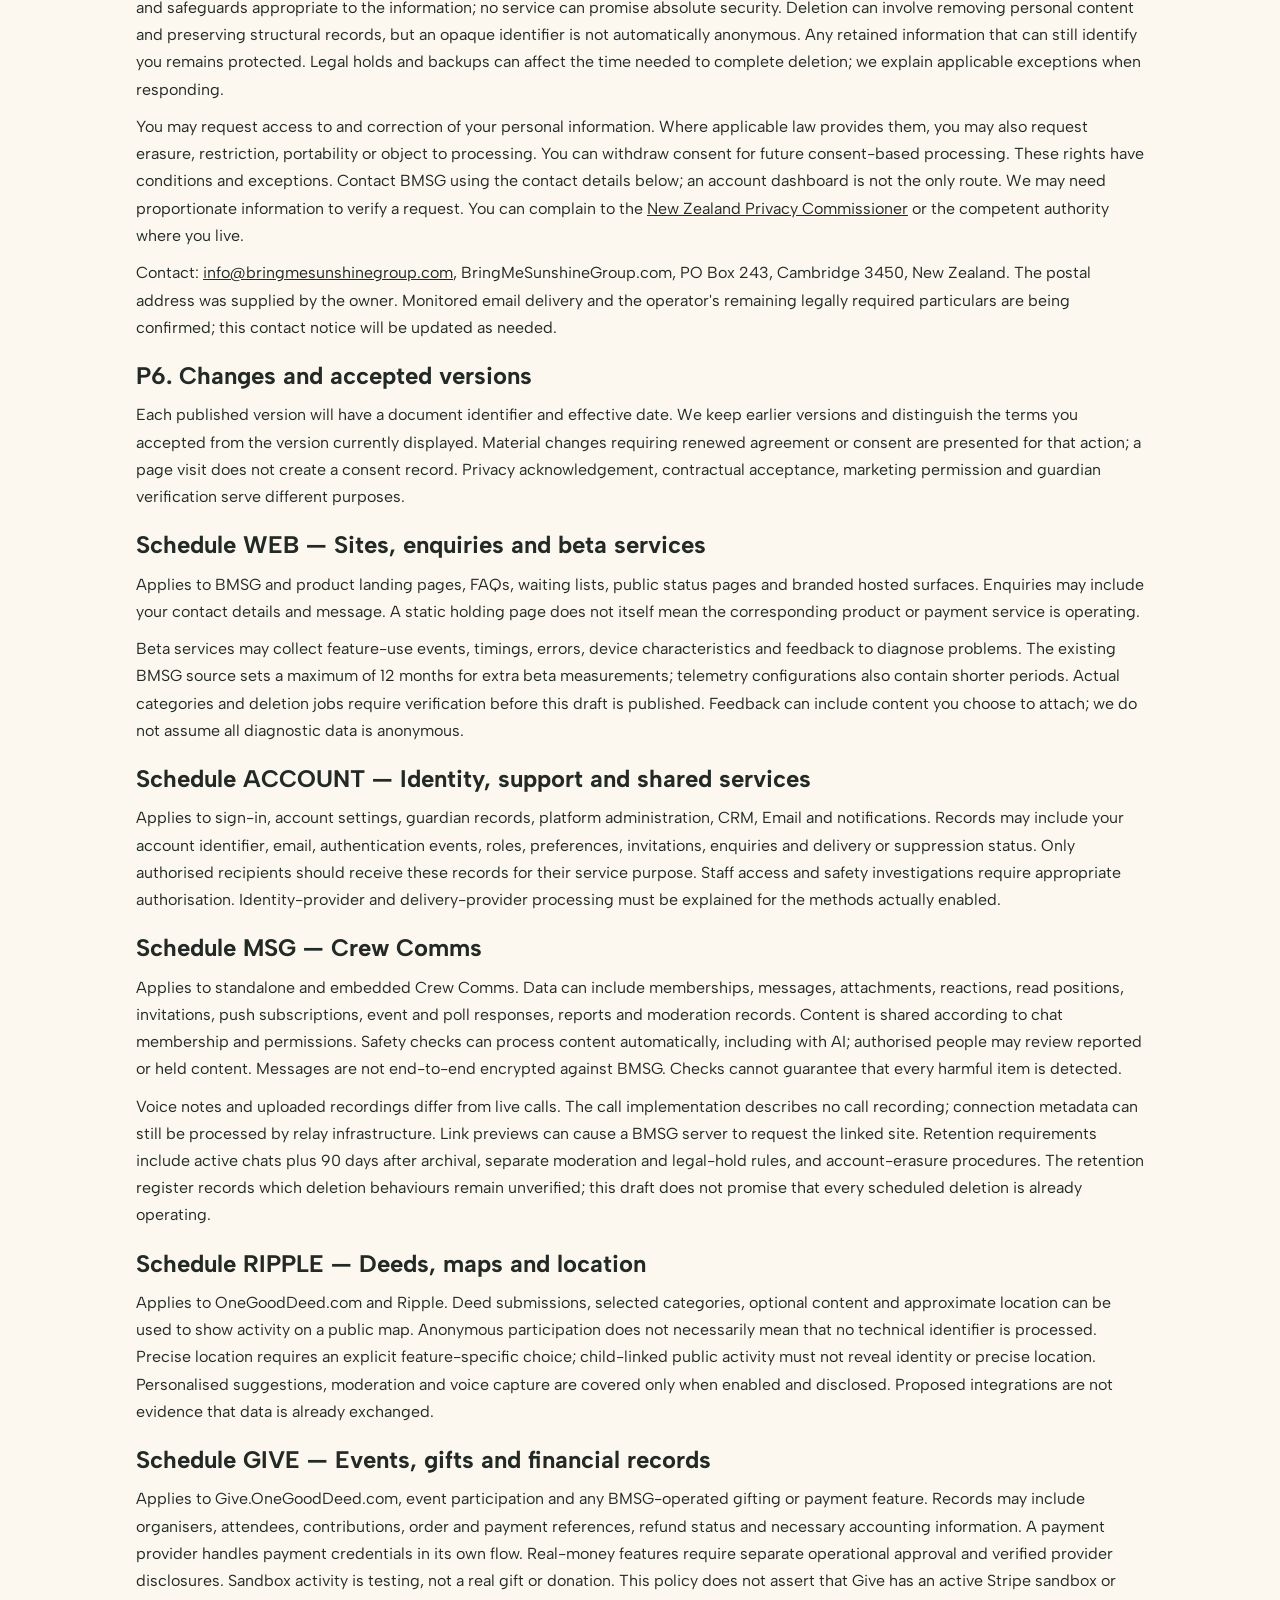
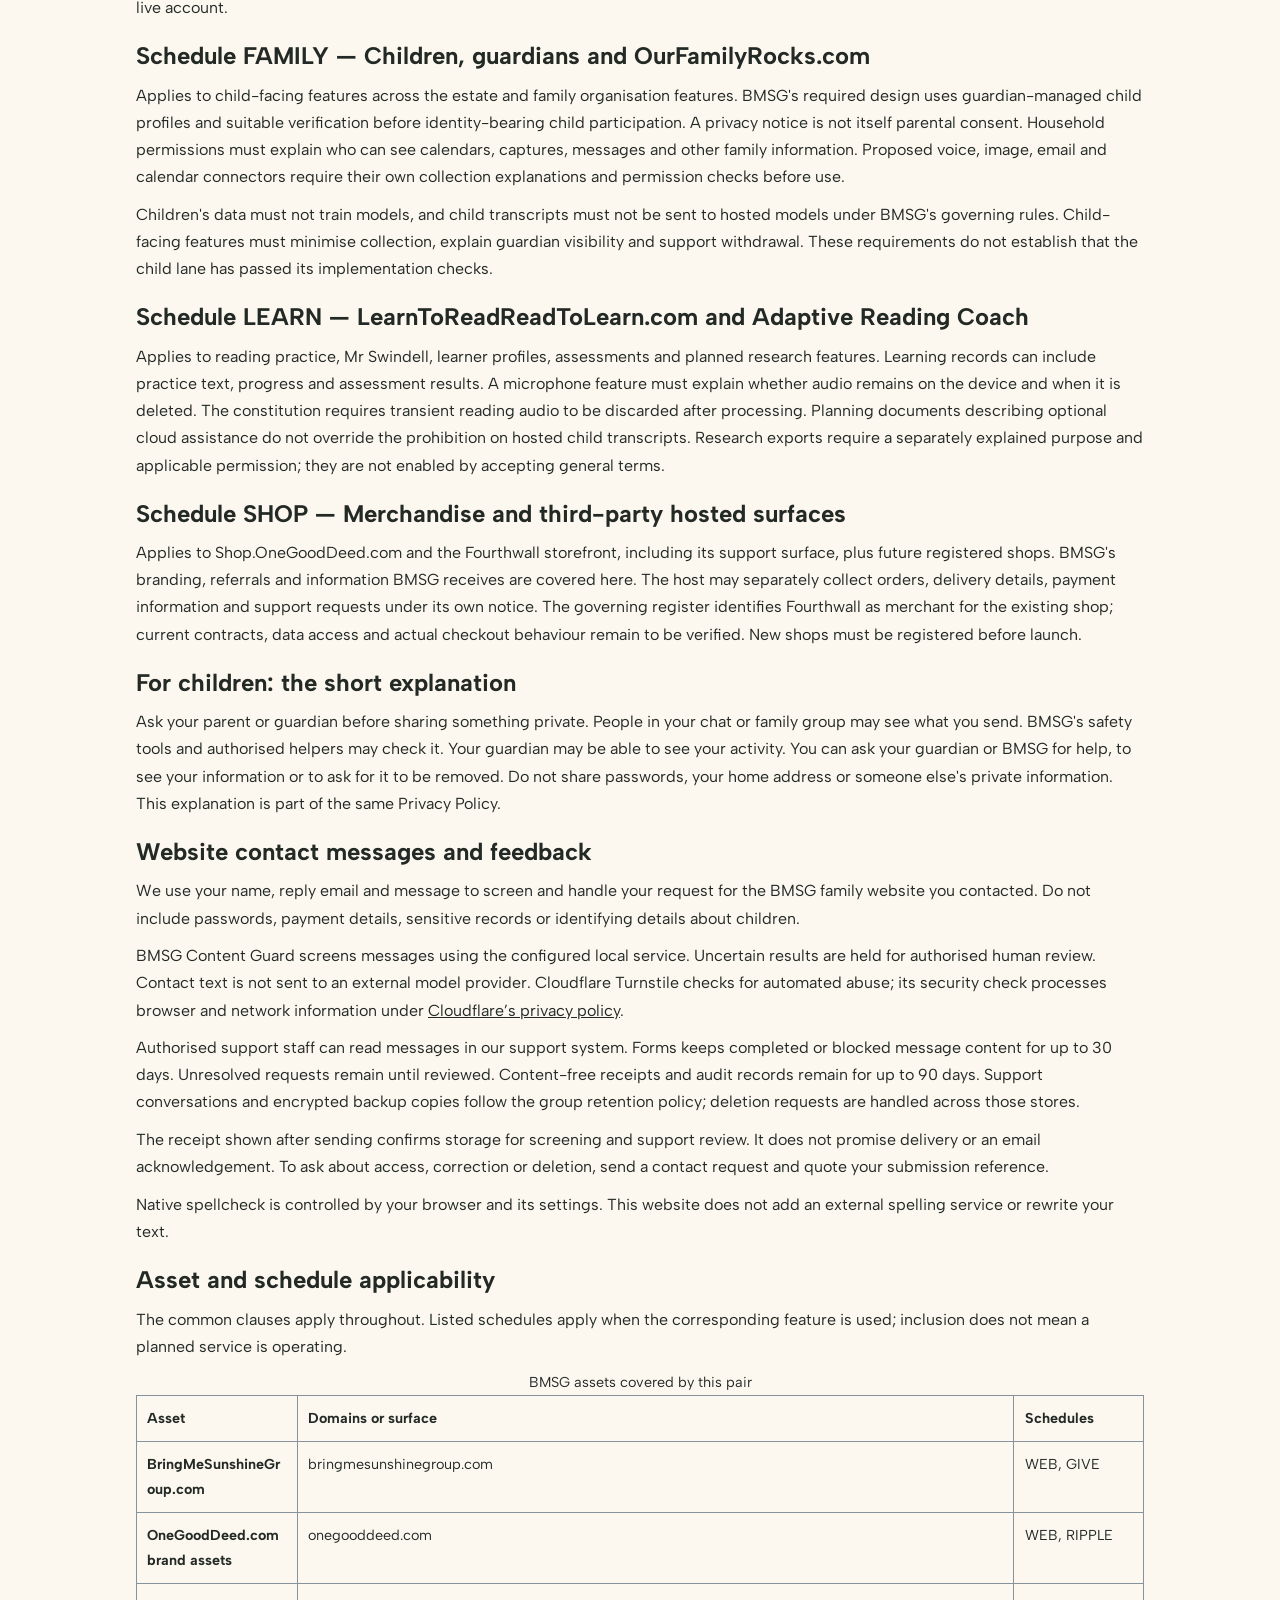
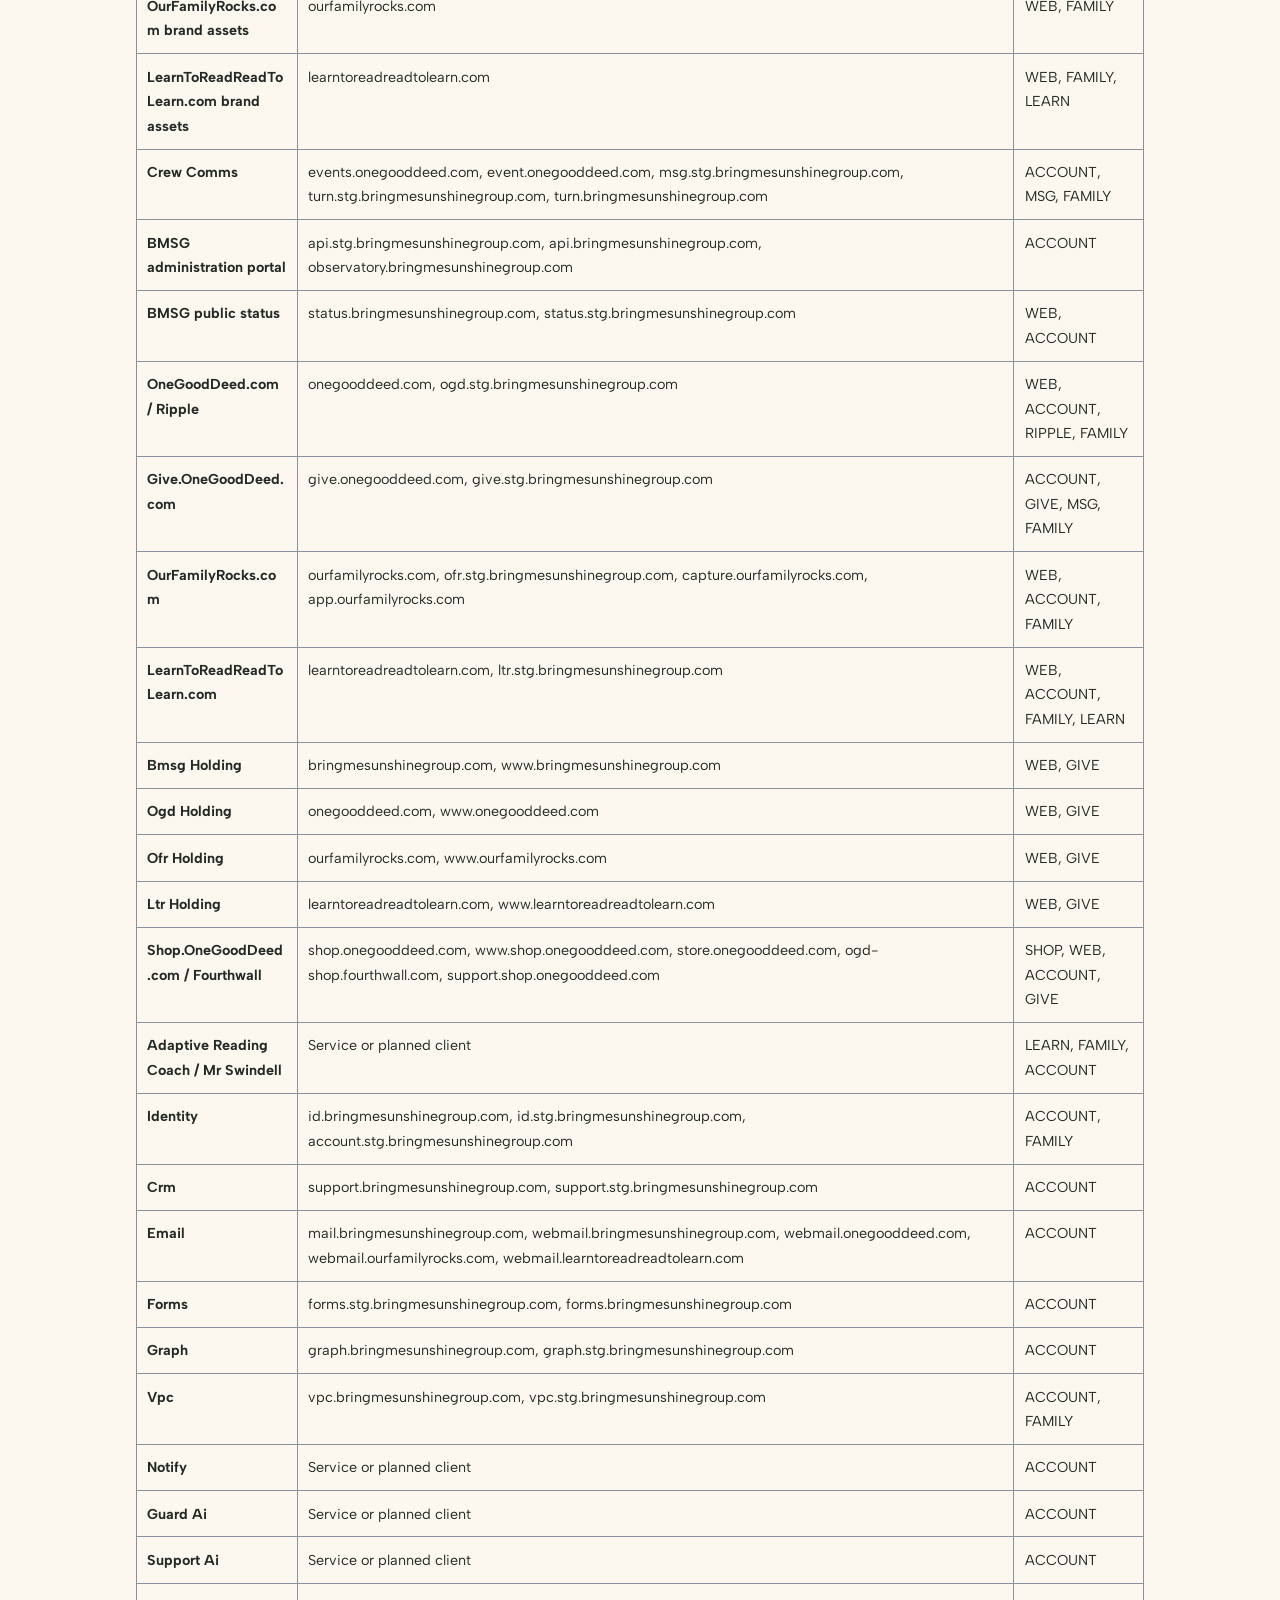
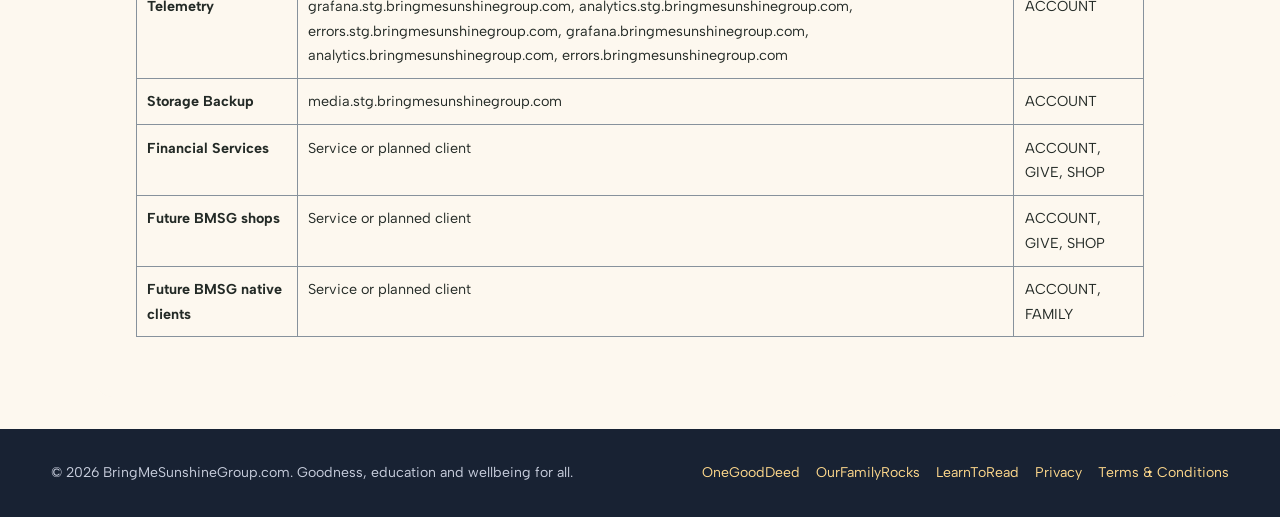
<file: privacy.html>
<!doctype html>
<!-- Generated by hosting/render-pages.py from index.html; do not edit this shell. -->
<html lang="en"><head>
<meta charset="UTF-8">
<meta name="viewport" content="width=device-width, initial-scale=1.0">
<title>Privacy Policy</title>

<!-- Favicons & app icons -->
<link rel="icon" href="favicon.ico" sizes="48x48">
<link rel="icon" href="favicon.svg" type="image/svg+xml">
<link rel="icon" type="image/png" sizes="32x32" href="favicon-32x32.png">
<link rel="icon" type="image/png" sizes="16x16" href="favicon-16x16.png">
<link rel="apple-touch-icon" sizes="180x180" href="apple-touch-icon.png">
<link rel="apple-touch-icon" sizes="167x167" href="apple-touch-icon-167x167.png">
<link rel="apple-touch-icon" sizes="152x152" href="apple-touch-icon-152x152.png">
<link rel="manifest" href="site.webmanifest">
<meta name="theme-color" content="#1c2a44">
<meta name="msapplication-config" content="browserconfig.xml">

<style>
:root{
  --sun:#f4a836;
  --sun-deep:#d97e1f;
  --sky:#1c2a44;        /* deep dawn navy */
  --cream:#fdf8ef;
  --ink:#232a26;
  --muted:#5a615c;
  /* product accents drawn from the three brands */
  --ogd-navy:#1e2f6e;   /* OneGoodDeed */
  --ofr-purple:#6b4fa1; /* OurFamilyRocks */
  --ltr-green:#2f6e4e;  /* LearnToRead */
  --display:'Fraunces',serif;
  --body:'Albert Sans',sans-serif;
}
*{margin:0;padding:0;box-sizing:border-box}
html{scroll-behavior:smooth}
body{font-family:var(--body);background:var(--cream);color:var(--ink);line-height:1.65}
img{display:block;max-width:100%}

/* ---------- header ---------- */
header{
  position:absolute;top:0;left:0;right:0;z-index:20;background:transparent;
  display:flex;align-items:center;justify-content:space-between;
  padding:1.1rem clamp(1.2rem,4vw,3.2rem);
}
.logo{display:flex;text-decoration:none}
.logo .wordline{display:flex;align-items:center;gap:.55rem}
.logo svg{width:1.9rem;height:1.9rem;flex:none}
.logo b{
  font-family:var(--display);font-weight:600;font-size:1.9rem;color:var(--sky);line-height:1.1;
  text-shadow:0 1px 10px rgba(253,248,239,.75);
}
.logo b small{color:var(--sun-deep);font-size:.72em}
@media(max-width:760px){
  .logo b{font-size:1.35rem}
  .logo svg{width:1.35rem;height:1.35rem}
  .kind-tag{font-size:1.1rem;margin-left:1.9rem}
}
nav{display:flex;align-items:center}
nav a{
  color:var(--sky);text-decoration:none;font-weight:600;font-size:.95rem;margin-left:1.5rem;
  text-shadow:0 1px 8px rgba(253,248,239,.7);
}
nav a:hover,nav a:focus-visible{color:var(--sun-deep)}
nav a:focus-visible{outline:2px solid var(--sun-deep);outline-offset:4px;border-radius:3px}
.burger{display:none}
.nav-cta{
  background:var(--sun);color:#3a2508 !important;border-radius:999px;
  padding:.55rem 1.25rem;text-shadow:none !important;white-space:nowrap;
}
.nav-cta:hover{background:#ffc25e;color:#3a2508 !important}

/* ---------- hero ---------- */
.hero{position:relative;min-height:100svh;display:flex;align-items:flex-end;overflow:hidden;background:var(--sky);padding-top:118px}
.hero-img{position:absolute;inset:0;width:100%;height:100%;object-fit:cover;object-position:center 35%;
  filter:contrast(1.1) saturate(1.04)}
/* graceful fallback if the photo can't load */
.hero-fallback{position:absolute;inset:0;background:
  radial-gradient(circle at 50% 78%, #ffd98c 0%, #f4a836 18%, #d3628a 45%, #4a2f58 75%, #1c2a44 100%);}
/* warm sunrise wash and gentle vignette to focus on the people */
.hero-tint{position:absolute;inset:0;pointer-events:none;background:
  linear-gradient(115deg, rgba(255,170,60,.14), transparent 45%),
  radial-gradient(ellipse 70% 70% at 55% 45%, transparent 40%, rgba(14,20,34,.38) 100%);}
/* sunlight coming in — kept subtle */
.sunflare{position:absolute;inset:0;pointer-events:none;mix-blend-mode:screen;background:
  radial-gradient(ellipse 42% 32% at 74% 16%, rgba(255,214,140,.45) 0%, rgba(255,178,72,.18) 40%, transparent 70%);}
.sunrays{position:absolute;inset:0;pointer-events:none;mix-blend-mode:screen;opacity:.2;background:
  conic-gradient(from 200deg at 72% 20%,
    transparent 0deg, rgba(255,220,150,.5) 6deg, transparent 12deg,
    transparent 20deg, rgba(255,220,150,.35) 26deg, transparent 32deg,
    transparent 42deg, rgba(255,220,150,.45) 48deg, transparent 54deg,
    transparent 64deg, rgba(255,220,150,.3) 70deg, transparent 76deg, transparent 360deg);}
/* contrast scrim so every word stays readable */
.hero-scrim{position:absolute;inset:0;background:
  linear-gradient(to top, rgba(14,20,34,.88) 0%, rgba(14,20,34,.55) 32%, rgba(14,20,34,.18) 58%, rgba(253,248,239,0) 74%, rgba(253,248,239,.78) 92%, rgba(253,248,239,.97) 100%);}
.hero-copy{position:relative;z-index:5;padding:0 clamp(1.2rem,4vw,3.2rem) clamp(2.6rem,7vh,5rem);max-width:780px;color:#fff}
.eyebrow{font-size:.78rem;letter-spacing:.24em;text-transform:uppercase;font-weight:700;color:#ffd98c;margin-bottom:1rem;text-shadow:0 1px 6px rgba(0,0,0,.5)}
h1{
  font-family:var(--display);font-weight:400;font-size:clamp(2.5rem,6vw,4.5rem);
  line-height:1.05;letter-spacing:-.01em;margin-bottom:1.2rem;
  text-shadow:0 2px 18px rgba(0,0,0,.55);
}
h1 em{font-style:italic;font-weight:600;color:#ffcf6e}
.hero-copy p{font-size:clamp(1.02rem,1.4vw,1.2rem);color:#f2ede2;max-width:56ch;margin-bottom:1.9rem;text-shadow:0 1px 8px rgba(0,0,0,.55)}
.cta-row{display:flex;gap:.9rem;flex-wrap:wrap}
.btn{display:inline-block;text-decoration:none;font-weight:700;font-size:1rem;border-radius:999px;padding:.9rem 2rem;transition:transform .15s,background .15s}
.btn:focus-visible{outline:3px solid #ffd98c;outline-offset:3px}
.btn-sun{background:var(--sun);color:#3a2508}
.btn-sun:hover{transform:translateY(-2px);background:#ffc25e}
.btn-line{border:2px solid rgba(255,255,255,.85);color:#fff;text-shadow:0 1px 6px rgba(0,0,0,.4)}
.btn-line:hover{border-color:#ffd98c;color:#ffd98c}

/* ---------- sections ---------- */
section{padding:clamp(3.6rem,9vh,6.5rem) clamp(1.2rem,4vw,3.2rem)}
.inner{max-width:1120px;margin:0 auto}
h2{font-family:var(--display);font-weight:600;font-size:clamp(1.8rem,3.4vw,2.6rem);line-height:1.12;margin-bottom:.9rem}
.lede{max-width:62ch;color:var(--muted);font-size:1.1rem}

/* mission split */
.mission .inner{display:grid;grid-template-columns:1.05fr .95fr;gap:clamp(2rem,5vw,4rem);align-items:center}
@media(max-width:820px){.mission .inner{grid-template-columns:1fr}}
.mission-photo{position:relative;border-radius:20px;overflow:hidden;box-shadow:0 22px 50px rgba(35,42,38,.22);aspect-ratio:4/5;background:
  radial-gradient(circle at 60% 30%, #ffd98c, #f4a836 40%, #b8652f 100%);}
.mission-photo img{width:100%;height:100%;object-fit:cover}
.mission-photo figcaption{
  position:absolute;left:0;right:0;bottom:0;padding:1rem 1.2rem;font-size:.85rem;font-weight:600;color:#fff;
  background:linear-gradient(to top, rgba(14,20,34,.85), transparent);
}
.pillars{list-style:none;margin-top:1.6rem;display:grid;gap:1.1rem}
.pillars li{display:flex;gap:.9rem;align-items:flex-start}
.pillars .dot{flex:none;width:38px;height:38px;border-radius:50%;display:grid;place-items:center;color:#fff;font-weight:700;font-size:1.05rem}
.pillars b{display:block;font-size:1.02rem}
.pillars span{color:var(--muted);font-size:.95rem}

/* product family */
.family{background:#fff}
.family-grid{display:grid;grid-template-columns:repeat(auto-fit,minmax(290px,1fr));gap:1.6rem;margin-top:2.6rem}
.card{
  border-radius:18px;overflow:hidden;background:var(--cream);
  box-shadow:0 12px 34px rgba(35,42,38,.12);display:flex;flex-direction:column;
  transition:transform .18s ease;
}
.card:hover{transform:translateY(-5px)}
.card .photo{position:relative;aspect-ratio:16/10;overflow:hidden}
.card .photo img{width:100%;height:100%;object-fit:cover}
.card .photo::after{content:"";position:absolute;inset:0;background:linear-gradient(to top, rgba(14,20,34,.35), transparent 45%)}
.card .badge{
  position:absolute;top:.9rem;left:.9rem;z-index:2;color:#fff;font-weight:700;font-size:.78rem;
  letter-spacing:.06em;padding:.35rem .8rem;border-radius:999px;
}
.card-body{padding:1.4rem 1.4rem 1.6rem;display:flex;flex-direction:column;gap:.55rem;flex:1}
.card h3{font-family:var(--display);font-weight:600;font-size:1.35rem}
.card p{color:var(--muted);font-size:.97rem;flex:1}
.card a{font-weight:700;text-decoration:none;font-size:.95rem}
.ogd .badge,.ogd .dot{background:var(--ogd-navy)} .ogd h3,.ogd a{color:var(--ogd-navy)}
.ofr .badge,.ofr .dot{background:var(--ofr-purple)} .ofr h3,.ofr a{color:var(--ofr-purple)}
.ltr .badge,.ltr .dot{background:var(--ltr-green)} .ltr h3,.ltr a{color:var(--ltr-green)}
.photo-fallback-ogd{background:radial-gradient(circle at 30% 30%, #3b4f9e, #1e2f6e)}
.photo-fallback-ofr{background:radial-gradient(circle at 30% 30%, #9a7ecf, #6b4fa1)}
.photo-fallback-ltr{background:radial-gradient(circle at 30% 30%, #58a37c, #2f6e4e)}

/* banner CTA */
.banner{position:relative;color:#fff;text-align:center;overflow:hidden;background:var(--sky)}
.banner-img{position:absolute;inset:0;width:100%;height:100%;object-fit:cover;object-position:center 40%}
.banner-scrim{position:absolute;inset:0;background:rgba(16,24,40,.68)}
.banner .inner{position:relative;z-index:2;max-width:760px}
.banner h2{color:#fff;text-shadow:0 2px 14px rgba(0,0,0,.5)}
.banner p{color:#f0ebe0;margin:0 auto 2rem;max-width:54ch;text-shadow:0 1px 8px rgba(0,0,0,.5)}

/* people strip */
.people-strip{padding-top:clamp(2.4rem,6vh,4rem);padding-bottom:0}
.strip-grid{display:grid;grid-template-columns:repeat(auto-fit,minmax(180px,1fr));gap:1.1rem}
.strip-grid figure{position:relative;border-radius:16px;overflow:hidden;aspect-ratio:1/1;
  background:radial-gradient(circle at 40% 30%, #ffd98c, #f4a836 55%, #c97b3a);
  box-shadow:0 10px 26px rgba(35,42,38,.14)}
.strip-grid img{width:100%;height:100%;object-fit:cover;transition:transform .3s ease}
.strip-grid figure:hover img{transform:scale(1.04)}
.strip-grid figcaption{
  position:absolute;left:0;right:0;bottom:0;padding:.7rem .9rem;
  font-weight:700;font-size:.85rem;letter-spacing:.06em;text-transform:uppercase;color:#fff;
  background:linear-gradient(to top, rgba(14,20,34,.8), transparent);
}

footer{background:#182233;color:#c8cedd;padding:2rem clamp(1.2rem,4vw,3.2rem);font-size:.88rem;display:flex;justify-content:space-between;flex-wrap:wrap;gap:.8rem}
footer a{color:#ffd98c;text-decoration:none;margin-left:1rem}
footer a:first-child{margin-left:0}
@media(prefers-reduced-motion:no-preference){
  .hero-copy{opacity:0;transform:translateY(14px);animation:rise .9s ease .4s forwards}
  .sunflare{opacity:0;animation:dawn 2.4s ease .2s forwards}
  @keyframes rise{to{opacity:1;transform:translateY(0)}}
  @keyframes dawn{to{opacity:1}}
}

/* --- Get in touch form (20 Aug 2026) --- */
.contact-card{background:var(--cream);color:var(--ink);border-radius:16px;padding:22px 22px 16px;
  max-width:560px;margin:22px auto 0;text-align:left;box-shadow:0 10px 34px rgba(0,0,0,.25)}
.contact-card label{display:block;font-weight:600;font-size:.86rem;margin:0 0 12px;color:var(--ink)}
.contact-card .cf-opt{font-weight:400;color:var(--muted)}
.contact-card input,.contact-card textarea{display:block;width:100%;margin-top:5px;border:1px solid #e0d9c8;
  border-radius:10px;padding:10px 12px;font:inherit;font-size:.95rem;background:#fff;color:var(--ink)}
.contact-card input:focus,.contact-card textarea:focus{outline:2px solid var(--sun);border-color:var(--sun)}
.contact-card .cf-row{display:grid;grid-template-columns:1fr 1fr;gap:0 14px}
@media(max-width:560px){.contact-card .cf-row{grid-template-columns:1fr}}
.contact-card button{width:100%;border:none;cursor:pointer;font:inherit;font-weight:700;border-radius:12px;padding:12px}
.contact-card .cf-note{font-size:.8rem;color:var(--muted);margin:10px 0 0;text-align:center}
.contact-card .cf-note a{color:var(--sun-deep);font-weight:600}
.lockup{display:flex;flex-direction:column}
.kind-tag{font-family:'Caveat',cursive;font-size:1.4rem;font-weight:600;letter-spacing:.02em;color:var(--sun-deep);text-shadow:0 1px 8px rgba(253,248,239,.7);margin:2px 0 0 2.45rem}
/* ---------- mobile flow (21 Aug 2026): burger menu ---------- */
@media(max-width:640px){
  header{padding:1rem 1.2rem}
  .burger{display:flex;flex-direction:column;align-items:center;justify-content:center;gap:5px;
    width:44px;height:44px;flex:none;background:rgba(253,248,239,.6);
    border:1.5px solid rgba(28,42,68,.45);border-radius:12px;cursor:pointer;padding:0}
  .burger span{display:block;width:20px;height:2px;background:var(--sky);border-radius:2px;transition:transform .2s,opacity .2s}
  .burger[aria-expanded="true"] span:nth-child(1){transform:translateY(7px) rotate(45deg)}
  .burger[aria-expanded="true"] span:nth-child(2){opacity:0}
  .burger[aria-expanded="true"] span:nth-child(3){transform:translateY(-7px) rotate(-45deg)}
  nav{position:absolute;top:calc(100% - .4rem);right:1.2rem;display:none;flex-direction:column;align-items:stretch;
    background:rgba(253,248,239,.98);border:1px solid #eee3cf;border-radius:14px;
    padding:.7rem;min-width:220px;gap:.15rem;box-shadow:0 18px 40px rgba(35,42,38,.28)}
  nav.open{display:flex}
  nav a{margin-left:0;font-size:1rem;padding:.6rem .7rem;border-radius:9px;text-shadow:none}
  nav a:not(.nav-cta):hover{background:rgba(28,42,68,.07)}
  .nav-cta{margin-top:.45rem;text-align:center;padding:.6rem 1rem}
  .strip-grid{grid-template-columns:1fr 1fr;gap:.8rem}
  .strip-grid figcaption{font-size:.72rem;padding:.5rem .6rem}
  .mission-photo{aspect-ratio:4/3}
  .contact-card input,.contact-card textarea{font-size:1rem}
  footer{flex-direction:column;align-items:center;text-align:center;gap:.9rem}
  footer span:last-child{display:flex;flex-wrap:wrap;justify-content:center;gap:.3rem 1.1rem}
  footer a{margin-left:0}
}
/* two-line hero headline on wide screens (21 Aug 2026) */
.h1-br{display:none}
@media(min-width:900px){
  .h1-br{display:inline}
  .hero-copy{max-width:1080px}
  h1{font-size:clamp(2.5rem,5.6vw,4.2rem)}
}
</style>
<link rel="stylesheet" href="brand/web/bmsg-fonts-v1.2.css">
<link rel="stylesheet" href="brand/web/bmsg-lockup-v1.2.css">
<link rel="canonical" href="https://bringmesunshinegroup.com/privacy.html">
<link rel="stylesheet" href="site-layout.css">
<meta name="bmsg-legal-release" content="2026-09-18.1"></head><body class="site-subpage bmsg"><header>
  <a class="logo" href="https://bringmesunshinegroup.com/index.html" aria-label="BringMeSunshineGroup.com home"><svg xmlns="http://www.w3.org/2000/svg" viewBox="0 0 429 96" width="429" height="96" role="img" aria-label="BringMeSunshineGroup.com — always be kind" class="bmsg-web-logo"><title>BringMeSunshineGroup.com — always be kind</title><g fill="#f4a836" stroke="#f4a836" stroke-width="1.9" stroke-linecap="round"><circle cx="23.2" cy="24.7" r="7" stroke="none"/><path d="M23.2 11.4v3.8m0 19v3.8M9.9 24.7h3.8m19 0h3.8M13.7 15.2l2.9 2.9m13.3 13.3 2.8 2.8m0-19-2.8 2.9m-13.3 13.3-2.9 2.8"/></g><path data-part="name" fill="#1c2a44" d="M67.86 30.6Q67.86 32.87 65.91499999999999 34.295Q63.97 35.72 60.08 35.72H49.58Q49.15 35.72 48.94 35.54Q48.73 35.36 48.73 35.07Q48.73 34.54 49.33 34.36L50.23 34.16Q50.6 34.06 50.79 33.855000000000004Q50.98 33.65 50.98 33.31V16.83Q50.98 16.5 50.795 16.3Q50.61 16.1 50.23 16.0L49.33 15.8Q48.73 15.62 48.73 15.09Q48.73 14.78 48.94 14.61Q49.15 14.44 49.58 14.44H57.72Q60.56 14.44 62.555 15.215Q64.55 15.99 65.6 17.365Q66.65 18.74 66.65 20.58Q66.65 22.09 65.79 23.29Q64.93 24.49 63.265 25.185Q61.6 25.88 59.15 25.88L59.98 25.43Q62.37 25.43 64.14 26.09Q65.91 26.75 66.88499999999999 27.92Q67.86 29.09 67.86 30.6ZM58.36 26.4H54.4V25.25H58.03Q59.38 25.25 60.315 24.740000000000002Q61.25 24.23 61.735 23.235Q62.22 22.24 62.22 20.82Q62.22 19.28 61.61 18.145000000000003Q61.0 17.01 59.84 16.375Q58.68 15.74 57.02 15.74H55.64V33.01Q55.64 33.73 56.08 34.075Q56.52 34.42 57.38 34.42H59.05Q60.4 34.42 61.325 33.935Q62.25 33.45 62.725 32.555Q63.2 31.66 63.2 30.47Q63.2 28.62 61.965 27.509999999999998Q60.73 26.4 58.36 26.4ZM75.11 27.71Q75.11 25.52 75.735 24.04Q76.36 22.56 77.36500000000001 21.814999999999998Q78.37 21.07 79.52 21.07Q80.95 21.07 81.72 21.880000000000003Q82.49 22.69 82.49 24.21Q82.49 25.55 81.93 26.21Q81.37 26.87 80.49 26.87Q79.6 26.87 79.13 26.395000000000003Q78.66 25.92 78.66 25.06V24.5Q78.65 24.03 78.44 23.795Q78.23 23.56 77.75 23.56Q77.22 23.56 76.72999999999999 24.0Q76.24 24.44 75.935 25.34Q75.63 26.24 75.63 27.64ZM75.4 22.05 75.63 25.64V33.41Q75.63 33.82 75.78999999999999 34.019999999999996Q75.95 34.22 76.39 34.29L77.71 34.5Q78.04 34.55 78.2 34.705Q78.36 34.86 78.36 35.13Q78.36 35.41 78.16 35.565Q77.96 35.72 77.57 35.72H70.51Q70.11 35.72 69.925 35.56Q69.74 35.4 69.74 35.14Q69.74 34.93 69.87 34.78Q70.0 34.63 70.27 34.53L70.88 34.38Q71.15 34.29 71.28 34.085Q71.41 33.88 71.41 33.43V24.53Q71.41 24.17 71.3 24.01Q71.19 23.85 70.94 23.81L70.11 23.75Q69.86 23.69 69.745 23.565Q69.63 23.44 69.63 23.24Q69.63 23.01 69.775 22.86Q69.92 22.71 70.29 22.58L73.19 21.57Q73.88 21.31 74.205 21.229999999999997Q74.53 21.15 74.72 21.15Q75.03 21.15 75.185 21.354999999999997Q75.34 21.56 75.4 22.05ZM89.95 22.04V33.42Q89.95 33.87 90.08 34.08Q90.21 34.29 90.47 34.38L91.07 34.53Q91.35 34.62 91.475 34.769999999999996Q91.6 34.92 91.6 35.14Q91.6 35.41 91.41499999999999 35.565Q91.23 35.72 90.83 35.72H84.83Q84.43 35.72 84.245 35.565Q84.06 35.41 84.06 35.14Q84.06 34.93 84.185 34.78Q84.31 34.63 84.59 34.53L85.21 34.38Q85.47 34.29 85.6 34.085Q85.73 33.88 85.73 33.43V24.5Q85.73 24.14 85.62 23.985Q85.51 23.83 85.26 23.79L84.44 23.73Q84.18 23.67 84.07 23.545Q83.96 23.42 83.96 23.22Q83.96 22.98 84.1 22.84Q84.24 22.7 84.61 22.56L87.57 21.51Q88.13 21.31 88.455 21.225Q88.78 21.14 89.02 21.14Q89.49 21.14 89.72 21.384999999999998Q89.95 21.63 89.95 22.04ZM87.53 18.85Q86.33 18.85 85.60499999999999 18.22Q84.88 17.59 84.88 16.58Q84.88 15.57 85.60499999999999 14.95Q86.33 14.33 87.53 14.33Q88.73 14.33 89.46000000000001 14.95Q90.19 15.57 90.19 16.58Q90.19 17.59 89.46000000000001 18.22Q88.73 18.85 87.53 18.85ZM99.38 22.04V33.42Q99.38 33.87 99.50999999999999 34.08Q99.64 34.29 99.91 34.38L100.49 34.54Q100.94 34.72 100.94 35.1Q100.94 35.72 100.15 35.72H94.26Q93.87 35.72 93.685 35.565Q93.5 35.41 93.5 35.14Q93.5 34.93 93.625 34.78Q93.75 34.63 94.02 34.53L94.64 34.38Q94.91 34.29 95.035 34.085Q95.16 33.88 95.16 33.43V24.5Q95.16 24.14 95.05 23.985Q94.94 23.83 94.69 23.79L93.87 23.73Q93.62 23.67 93.505 23.545Q93.39 23.42 93.39 23.22Q93.39 22.98 93.53 22.84Q93.67 22.7 94.04 22.56L97.01 21.51Q97.54 21.31 97.86500000000001 21.225Q98.19 21.14 98.48 21.14Q98.93 21.14 99.155 21.384999999999998Q99.38 21.63 99.38 22.04ZM98.93 25.39 98.28 24.72 98.87 24.2Q100.75 22.51 102.09 21.79Q103.43 21.07 104.64 21.07Q106.47 21.07 107.49000000000001 22.29Q108.51 23.51 108.72 25.57L109.6 33.38Q109.65 33.85 109.765 34.075Q109.88 34.3 110.17 34.39L110.72 34.53Q110.99 34.63 111.115 34.78Q111.24 34.93 111.24 35.14Q111.24 35.41 111.06 35.565Q110.88 35.72 110.48 35.72H104.52Q103.74 35.72 103.74 35.1Q103.74 34.72 104.19 34.54L104.79 34.38Q105.08 34.29 105.22999999999999 34.065Q105.38 33.84 105.33 33.38L104.52 26.18Q104.37 24.86 103.855 24.2Q103.34 23.54 102.33 23.54Q101.69 23.54 100.995 23.875Q100.3 24.21 99.54 24.86ZM122.19 34.39Q120.11 34.08 119.17 33.84Q118.23 33.6 117.98 33.375Q117.73 33.15 117.73 32.92Q117.73 32.67 117.93 32.455Q118.13 32.24 118.58 32.04L118.29 31.81Q116.79 31.97 115.94 32.370000000000005Q115.09 32.77 114.735 33.33Q114.38 33.89 114.38 34.54Q114.38 35.26 114.81 35.78Q115.24 36.3 116.41999999999999 36.695Q117.6 37.09 119.84 37.44Q121.68 37.72 122.70500000000001 38.04Q123.73 38.36 124.135 38.76Q124.54 39.16 124.54 39.7Q124.54 40.38 124.11000000000001 40.86Q123.68 41.34 122.755 41.595Q121.83 41.85 120.32 41.85Q117.67 41.85 116.58 41.025000000000006Q115.49 40.2 115.49 38.85Q115.49 38.15 116.08 37.575Q116.67 37.0 117.82 36.81L117.59 36.39Q114.61 36.75 113.45 37.67Q112.29 38.59 112.29 39.78Q112.29 40.76 112.995 41.525Q113.7 42.29 115.315 42.730000000000004Q116.93 43.17 119.66 43.17Q123.82 43.17 126.02 41.85Q128.22 40.53 128.22 38.46Q128.22 37.33 127.65 36.535Q127.08 35.74 125.75999999999999 35.22Q124.44 34.7 122.19 34.39ZM122.53 22.58 123.46 22.7Q123.99 21.63 124.35499999999999 21.255Q124.72 20.88 125.2 20.88Q125.63 20.88 125.88 21.104999999999997Q126.13 21.33 126.33500000000001 21.625Q126.54 21.92 126.815 22.145000000000003Q127.09 22.37 127.58 22.37Q128.27 22.37 128.68 21.87Q129.09 21.37 129.09 20.55Q129.09 19.6 128.49 19.065Q127.89 18.53 126.91 18.53Q125.75 18.53 124.735 19.295Q123.72 20.06 123.01 21.59ZM126.99 26.52Q126.99 24.99 126.16 23.765Q125.33 22.54 123.785 21.825Q122.24 21.11 120.11 21.11Q117.91 21.11 116.25999999999999 21.85Q114.61 22.59 113.705 23.915Q112.8 25.24 112.8 26.98Q112.8 28.5 113.64 29.73Q114.48 30.96 116.035 31.67Q117.59 32.38 119.71 32.38Q121.9 32.38 123.535 31.645000000000003Q125.17 30.91 126.08 29.585Q126.99 28.26 126.99 26.52ZM119.35 22.32Q120.63 22.24 121.475 23.375Q122.32 24.51 122.56 26.67Q122.79 28.75 122.23 29.884999999999998Q121.67 31.02 120.43 31.11Q119.58 31.16 118.91 30.67Q118.24 30.18 117.81 29.185000000000002Q117.38 28.19 117.22 26.77Q117.07 25.38 117.26499999999999 24.405Q117.46 23.43 117.99 22.905Q118.52 22.38 119.35 22.32ZM143.57 29.76 142.14 30.26 147.77 15.75Q148.05 15.01 148.425 14.725Q148.8 14.44 149.46 14.44H153.91Q154.35 14.44 154.565 14.61Q154.78 14.78 154.78 15.09Q154.78 15.35 154.635 15.524999999999999Q154.49 15.7 154.17 15.8L153.35 16.01Q152.85 16.15 152.675 16.41Q152.5 16.67 152.54 17.26L153.71 33.11Q153.74 33.62 153.91500000000002 33.825Q154.09 34.03 154.54 34.16L155.34 34.36Q155.64 34.45 155.77499999999998 34.620000000000005Q155.91 34.79 155.91 35.04Q155.91 35.33 155.7 35.525Q155.49 35.72 155.05 35.72H147.68Q147.24 35.72 147.025 35.54Q146.81 35.36 146.81 35.07Q146.81 34.82 146.945 34.64Q147.08 34.46 147.42 34.36L148.23 34.16Q148.75 34.01 148.93 33.79Q149.11 33.57 149.08 33.11L147.82 16.95L149.13 16.85L142.68 33.63Q142.43 34.33 142.155 34.53Q141.88 34.73 141.51 34.73Q141.24 34.73 141.02 34.655Q140.8 34.58 140.60500000000002 34.335Q140.41 34.09 140.2 33.57L133.61 17.29L134.87 16.8L133.56 32.6Q133.5 33.25 133.84 33.595Q134.18 33.94 134.78 34.18L135.56 34.43Q135.79 34.53 135.92000000000002 34.67Q136.05 34.81 136.05 35.05Q136.05 35.35 135.835 35.535Q135.62 35.72 135.19 35.72H130.28Q129.84 35.72 129.63 35.54Q129.42 35.36 129.42 35.07Q129.42 34.77 129.6 34.61Q129.78 34.45 130.08 34.34L130.71 34.13Q131.25 33.95 131.57 33.595Q131.89 33.24 131.94 32.59L133.2 17.62Q133.26 16.89 133.065 16.52Q132.87 16.15 132.35 16.01L131.58 15.83Q131.25 15.73 131.09 15.555Q130.93 15.38 130.93 15.1Q130.93 14.44 131.82 14.44H136.23Q136.84 14.44 137.215 14.684999999999999Q137.59 14.93 137.88 15.68ZM171.59 26.83Q171.59 27.58 171.16500000000002 27.985Q170.74 28.39 169.92 28.39H160.44V27.31H166.63Q167.36 27.31 167.36 26.64Q167.36 24.58 166.63 23.52Q165.9 22.46 164.69 22.46Q163.75 22.46 163.03 23.03Q162.31 23.6 161.905 24.69Q161.5 25.78 161.5 27.32Q161.5 30.28 162.875 31.76Q164.25 33.24 166.52 33.24Q167.88 33.24 168.89999999999998 32.675Q169.92 32.11 170.45 31.08Q170.69 30.8 170.84 30.700000000000003Q170.99 30.6 171.15 30.6Q171.37 30.6 171.47 30.805Q171.57 31.01 171.57 31.29Q171.5 32.6 170.66 33.695Q169.82 34.79 168.385 35.44Q166.95 36.09 165.1 36.09Q162.93 36.09 161.255 35.195Q159.58 34.3 158.63 32.675Q157.68 31.05 157.68 28.88Q157.68 26.59 158.59 24.83Q159.5 23.07 161.195 22.064999999999998Q162.89 21.06 165.25 21.06Q167.24 21.06 168.66500000000002 21.799999999999997Q170.09 22.54 170.84 23.84Q171.59 25.14 171.59 26.83ZM182.57 36.18Q181.31 36.18 180.41500000000002 35.875Q179.52 35.57 178.96 35.265Q178.4 34.96 178.12 34.96Q177.85 34.96 177.64999999999998 35.150000000000006Q177.45 35.34 177.26 35.59Q177.07 35.84 176.87 36.03Q176.67 36.22 176.4 36.22Q176.1 36.22 175.89999999999998 36.035Q175.7 35.85 175.63 35.44L174.58 30.34Q174.52 30.03 174.655 29.805Q174.79 29.58 175.09 29.48Q175.43 29.36 175.685 29.490000000000002Q175.94 29.62 176.12 29.99Q177.02 31.77 178.015 32.805Q179.01 33.84 180.08499999999998 34.285Q181.16 34.73 182.27 34.73Q183.84 34.73 184.74 33.91Q185.64 33.09 185.64 31.7Q185.65 30.82 185.24 30.09Q184.83 29.36 183.695 28.68Q182.56 28.0 180.36 27.29Q178.05 26.53 176.655 25.55Q175.26 24.57 174.63 23.265Q174.0 21.96 174.0 20.24Q174.0 18.4 174.88 17.005Q175.76 15.61 177.35 14.83Q178.94 14.05 181.06 14.05Q182.42 14.05 183.31 14.335Q184.2 14.62 184.76999999999998 14.91Q185.34 15.2 185.71 15.2Q186.04 15.2 186.24 14.905Q186.44 14.61 186.665 14.305Q186.89 14.0 187.29 14.0Q187.6 14.0 187.805 14.2Q188.01 14.4 188.17 14.94L189.62 20.05Q189.73 20.42 189.6 20.71Q189.47 21.0 189.15 21.11Q188.82 21.21 188.56 21.08Q188.3 20.95 188.13 20.62Q187.15 18.69 186.065 17.57Q184.98 16.45 183.83499999999998 15.969999999999999Q182.69 15.49 181.52 15.49Q179.96 15.49 179.03500000000003 16.39Q178.11 17.29 178.11 18.76Q178.11 19.65 178.515 20.405Q178.92 21.16 180.02999999999997 21.875Q181.14 22.59 183.24 23.36Q185.61 24.21 187.0 25.19Q188.39 26.17 188.995 27.385Q189.6 28.6 189.6 30.18Q189.59 31.83 188.76 33.195Q187.93 34.56 186.37 35.370000000000005Q184.81 36.18 182.57 36.18ZM203.06 33.68V32.83L202.94 32.77V24.51Q202.94 24.15 202.825 23.994999999999997Q202.71 23.84 202.47 23.8L201.65 23.74Q201.39 23.68 201.27499999999998 23.555Q201.16 23.43 201.16 23.23Q201.16 22.99 201.3 22.85Q201.44 22.71 201.81 22.57L204.78 21.52Q205.31 21.32 205.64 21.235Q205.97 21.15 206.26 21.15Q206.7 21.15 206.93 21.395Q207.16 21.64 207.16 22.05V33.42Q207.16 33.87 207.285 34.08Q207.41 34.29 207.68 34.38L208.27 34.53Q208.55 34.62 208.68 34.769999999999996Q208.81 34.92 208.81 35.14Q208.81 35.41 208.62 35.565Q208.43 35.72 208.03 35.72H204.86Q204.09 35.72 203.575 35.15Q203.06 34.58 203.06 33.68ZM193.43 31.55V24.51Q193.43 24.15 193.32 23.994999999999997Q193.21 23.84 192.96 23.8L192.14 23.74Q191.88 23.68 191.76999999999998 23.555Q191.66 23.43 191.66 23.23Q191.66 22.99 191.8 22.85Q191.94 22.71 192.31 22.57L195.28 21.52Q195.83 21.31 196.155 21.229999999999997Q196.48 21.15 196.72 21.15Q197.19 21.15 197.42000000000002 21.395Q197.65 21.64 197.65 22.05V30.95Q197.65 32.29 198.29000000000002 32.95Q198.93 33.61 200.01 33.61Q200.68 33.61 201.43 33.285Q202.18 32.96 202.97 32.28L203.58 31.76L204.22 32.43L203.63 32.95Q201.75 34.69 200.33499999999998 35.385Q198.92 36.08 197.67 36.08Q195.78 36.08 194.60500000000002 34.86Q193.43 33.64 193.43 31.55ZM216.83 22.04V33.42Q216.83 33.87 216.96 34.08Q217.09 34.29 217.36 34.38L217.94 34.54Q218.39 34.72 218.39 35.1Q218.39 35.72 217.6 35.72H211.71Q211.32 35.72 211.135 35.565Q210.95 35.41 210.95 35.14Q210.95 34.93 211.075 34.78Q211.2 34.63 211.47 34.53L212.09 34.38Q212.36 34.29 212.485 34.085Q212.61 33.88 212.61 33.43V24.5Q212.61 24.14 212.5 23.985Q212.39 23.83 212.14 23.79L211.32 23.73Q211.07 23.67 210.95499999999998 23.545Q210.84 23.42 210.84 23.22Q210.84 22.98 210.98000000000002 22.84Q211.12 22.7 211.49 22.56L214.46 21.51Q214.99 21.31 215.32 21.225Q215.65 21.14 215.93 21.14Q216.38 21.14 216.60500000000002 21.384999999999998Q216.83 21.63 216.83 22.04ZM216.38 25.39 215.73 24.72 216.32 24.2Q218.2 22.51 219.54 21.79Q220.88 21.07 222.09 21.07Q223.92 21.07 224.94 22.29Q225.96 23.51 226.17 25.57L227.05 33.38Q227.1 33.85 227.215 34.075Q227.33 34.3 227.62 34.39L228.17 34.53Q228.44 34.63 228.57 34.78Q228.7 34.93 228.7 35.14Q228.7 35.41 228.515 35.565Q228.33 35.72 227.93 35.72H221.97Q221.19 35.72 221.19 35.1Q221.19 34.72 221.64 34.54L222.24 34.38Q222.53 34.29 222.68 34.065Q222.83 33.84 222.78 33.38L221.97 26.18Q221.82 24.86 221.305 24.2Q220.79 23.54 219.78 23.54Q219.14 23.54 218.45 23.875Q217.76 24.21 216.99 24.86ZM236.53 34.81Q237.57 34.81 238.14999999999998 34.285Q238.73 33.76 238.73 32.95Q238.73 32.44 238.5 32.019999999999996Q238.27 31.6 237.635 31.255000000000003Q237.0 30.91 235.79 30.63Q233.5 30.14 232.24 29.41Q230.98 28.68 230.49 27.73Q230.0 26.78 230.0 25.62Q230.0 23.53 231.475 22.3Q232.95 21.07 235.73 21.07Q236.74 21.07 237.38 21.240000000000002Q238.02 21.41 238.425 21.585Q238.83 21.76 239.13 21.76Q239.44 21.76 239.635 21.585Q239.83 21.41 240.025 21.235Q240.22 21.06 240.52 21.06Q240.73 21.06 240.89999999999998 21.2Q241.07 21.34 241.19 21.72L242.17 24.89Q242.33 25.39 242.27 25.700000000000003Q242.21 26.01 241.88 26.14Q241.57 26.26 241.32999999999998 26.145000000000003Q241.09 26.03 240.88 25.7Q240.18 24.46 239.395 23.73Q238.61 23.0 237.75 22.675Q236.89 22.35 235.96 22.35Q234.68 22.35 234.03 22.885Q233.38 23.42 233.38 24.31Q233.38 24.85 233.655 25.285Q233.93 25.72 234.685 26.09Q235.44 26.46 236.84 26.79Q238.79 27.22 239.93 27.895Q241.07 28.57 241.57 29.515Q242.07 30.46 242.07 31.71Q242.07 33.01 241.39999999999998 34.0Q240.73 34.99 239.54500000000002 35.540000000000006Q238.36 36.09 236.79 36.09Q235.81 36.09 235.21 35.895Q234.61 35.7 234.22000000000003 35.505Q233.83 35.31 233.49 35.31Q233.18 35.31 232.95 35.5Q232.72 35.69 232.51 35.885Q232.3 36.08 232.03 36.08Q231.82 36.08 231.665 35.925Q231.51 35.77 231.44 35.4L230.84 32.42Q230.73 31.85 230.8 31.57Q230.87 31.29 231.16 31.18Q231.47 31.05 231.70499999999998 31.200000000000003Q231.94 31.35 232.19 31.75Q233.15 33.39 234.265 34.1Q235.38 34.81 236.53 34.81ZM250.52 14.03V33.42Q250.52 33.87 250.645 34.08Q250.77 34.29 251.04 34.38L251.62 34.54Q252.07 34.72 252.07 35.1Q252.07 35.72 251.29 35.72H245.39Q245.0 35.72 244.815 35.565Q244.63 35.41 244.63 35.14Q244.63 34.93 244.755 34.78Q244.88 34.63 245.16 34.53L245.77 34.38Q246.04 34.29 246.17000000000002 34.085Q246.3 33.88 246.3 33.43V16.49Q246.3 16.13 246.185 15.969999999999999Q246.07 15.81 245.83 15.77L245.01 15.72Q244.75 15.66 244.635 15.530000000000001Q244.52 15.4 244.52 15.2Q244.52 14.97 244.66000000000003 14.825Q244.8 14.68 245.17 14.55L248.14 13.5Q248.67 13.3 249.0 13.21Q249.33 13.12 249.62 13.12Q250.06 13.12 250.29000000000002 13.37Q250.52 13.62 250.52 14.03ZM250.06 25.39 249.42 24.72 250.01 24.2Q251.88 22.51 253.225 21.79Q254.57 21.07 255.77 21.07Q257.61 21.07 258.625 22.29Q259.64 23.51 259.86 25.57L260.73 33.38Q260.78 33.85 260.9 34.075Q261.02 34.3 261.3 34.39L261.86 34.53Q262.13 34.63 262.255 34.78Q262.38 34.93 262.38 35.14Q262.38 35.41 262.195 35.565Q262.01 35.72 261.61 35.72H255.66Q254.87 35.72 254.87 35.1Q254.87 34.72 255.32 34.54L255.92 34.38Q256.21 34.29 256.365 34.065Q256.52 33.84 256.46 33.38L255.65 26.18Q255.5 24.86 254.985 24.2Q254.47 23.54 253.46 23.54Q252.83 23.54 252.135 23.875Q251.44 24.21 250.67 24.86ZM269.63 22.04V33.42Q269.63 33.87 269.76 34.08Q269.89 34.29 270.15 34.38L270.75 34.53Q271.03 34.62 271.155 34.769999999999996Q271.28 34.92 271.28 35.14Q271.28 35.41 271.095 35.565Q270.91 35.72 270.51 35.72H264.51Q264.11 35.72 263.925 35.565Q263.74 35.41 263.74 35.14Q263.74 34.93 263.865 34.78Q263.99 34.63 264.27 34.53L264.89 34.38Q265.15 34.29 265.28 34.085Q265.41 33.88 265.41 33.43V24.5Q265.41 24.14 265.3 23.985Q265.19 23.83 264.94 23.79L264.12 23.73Q263.86 23.67 263.75 23.545Q263.64 23.42 263.64 23.22Q263.64 22.98 263.775 22.84Q263.91 22.7 264.29 22.56L267.25 21.51Q267.81 21.31 268.135 21.225Q268.46 21.14 268.7 21.14Q269.17 21.14 269.4 21.384999999999998Q269.63 21.63 269.63 22.04ZM267.21 18.85Q266.01 18.85 265.28499999999997 18.22Q264.56 17.59 264.56 16.58Q264.56 15.57 265.28499999999997 14.95Q266.01 14.33 267.21 14.33Q268.41 14.33 269.14 14.95Q269.87 15.57 269.87 16.58Q269.87 17.59 269.14 18.22Q268.41 18.85 267.21 18.85ZM279.06 22.04V33.42Q279.06 33.87 279.19 34.08Q279.32 34.29 279.59 34.38L280.16 34.54Q280.62 34.72 280.62 35.1Q280.62 35.72 279.83 35.72H273.94Q273.55 35.72 273.365 35.565Q273.18 35.41 273.18 35.14Q273.18 34.93 273.305 34.78Q273.43 34.63 273.7 34.53L274.32 34.38Q274.59 34.29 274.715 34.085Q274.84 33.88 274.84 33.43V24.5Q274.84 24.14 274.73 23.985Q274.62 23.83 274.37 23.79L273.55 23.73Q273.29 23.67 273.18 23.545Q273.07 23.42 273.07 23.22Q273.07 22.98 273.21000000000004 22.84Q273.35 22.7 273.72 22.56L276.68 21.51Q277.22 21.31 277.545 21.225Q277.87 21.14 278.16 21.14Q278.61 21.14 278.83500000000004 21.384999999999998Q279.06 21.63 279.06 22.04ZM278.61 25.39 277.96 24.72 278.55 24.2Q280.43 22.51 281.77 21.79Q283.11 21.07 284.32 21.07Q286.15 21.07 287.16499999999996 22.29Q288.18 23.51 288.4 25.57L289.28 33.38Q289.33 33.85 289.445 34.075Q289.56 34.3 289.85 34.39L290.4 34.53Q290.67 34.63 290.795 34.78Q290.92 34.93 290.92 35.14Q290.92 35.41 290.74 35.565Q290.56 35.72 290.16 35.72H284.2Q283.42 35.72 283.42 35.1Q283.42 34.72 283.87 34.54L284.47 34.38Q284.76 34.29 284.90999999999997 34.065Q285.06 33.84 285.01 33.38L284.2 26.18Q284.05 24.86 283.53499999999997 24.2Q283.02 23.54 282.01 23.54Q281.37 23.54 280.675 23.875Q279.98 24.21 279.21 24.86ZM306.08 26.83Q306.08 27.58 305.655 27.985Q305.23 28.39 304.41 28.39H294.93V27.31H301.12Q301.85 27.31 301.85 26.64Q301.85 24.58 301.12 23.52Q300.39 22.46 299.18 22.46Q298.24 22.46 297.52 23.03Q296.8 23.6 296.395 24.69Q295.99 25.78 295.99 27.32Q295.99 30.28 297.365 31.76Q298.74 33.24 301.01 33.24Q302.37 33.24 303.39 32.675Q304.41 32.11 304.94 31.08Q305.18 30.8 305.33000000000004 30.700000000000003Q305.48 30.6 305.64 30.6Q305.86 30.6 305.96000000000004 30.805Q306.06 31.01 306.06 31.29Q305.99 32.6 305.15 33.695Q304.31 34.79 302.875 35.44Q301.44 36.09 299.59 36.09Q297.42 36.09 295.745 35.195Q294.07 34.3 293.12 32.675Q292.17 31.05 292.17 28.88Q292.17 26.59 293.08000000000004 24.83Q293.99 23.07 295.685 22.064999999999998Q297.38 21.06 299.73 21.06Q301.73 21.06 303.155 21.799999999999997Q304.58 22.54 305.33 23.84Q306.08 25.14 306.08 26.83Z"/><path data-part="suffix" fill="#a6530d" d="M321.66 35.45Q321.66 35.8 321.52 35.955Q321.38 36.11 321.09 36.11Q320.82 36.11 320.6 35.935Q320.38 35.76 320.18 35.53Q319.98 35.3 319.79 35.125Q319.6 34.95 319.4 34.95Q319.18 34.95 318.875 35.125Q318.57 35.3 318.12 35.525Q317.67 35.75 317.025 35.925Q316.38 36.1 315.48 36.1Q313.72 36.1 312.32500000000005 35.525000000000006Q310.93 34.95 309.95000000000005 33.885000000000005Q308.97 32.82 308.45500000000004 31.355Q307.94 29.89 307.94 28.12Q307.94 26.37 308.51 24.89Q309.08 23.41 310.12 22.32Q311.16 21.23 312.56 20.630000000000003Q313.96 20.03 315.61 20.03Q316.76 20.03 317.485 20.25Q318.21 20.47 318.63 20.689999999999998Q319.05 20.91 319.28 20.91Q319.55 20.91 319.71500000000003 20.715Q319.88 20.52 320.04499999999996 20.325Q320.21 20.13 320.48 20.13Q320.66 20.13 320.78 20.244999999999997Q320.9 20.36 320.98 20.64L322.1 24.51Q322.17 24.75 322.055 24.935000000000002Q321.94 25.12 321.7 25.17Q321.46 25.21 321.27 25.12Q321.08 25.03 320.97 24.78Q320.36 23.41 319.6 22.615000000000002Q318.84 21.82 317.93499999999995 21.475Q317.03 21.13 316.01 21.13Q314.63 21.13 313.57 21.905Q312.51 22.68 311.91499999999996 24.11Q311.32 25.54 311.32 27.5Q311.32 29.8 311.995 31.4Q312.67 33.0 313.82500000000005 33.825Q314.98 34.65 316.44 34.65Q316.94 34.65 317.345 34.55Q317.75 34.45 318.03999999999996 34.260000000000005Q318.33 34.07 318.485 33.8Q318.64 33.53 318.64 33.19V30.4Q318.64 30.16 318.51 30.03Q318.38 29.9 318.01 29.82L317.27 29.68Q317.02 29.62 316.885 29.5Q316.75 29.38 316.75 29.2Q316.75 28.99 316.905 28.869999999999997Q317.06 28.75 317.37 28.75H322.49Q322.82 28.75 322.97 28.869999999999997Q323.12 28.99 323.12 29.19Q323.12 29.37 323.02 29.475Q322.92 29.58 322.68 29.66L322.24 29.78Q321.94 29.87 321.8 30.0Q321.66 30.13 321.66 30.4ZM328.39 29.95Q328.39 28.37 328.84000000000003 27.305Q329.29 26.24 330.015 25.705Q330.74 25.17 331.57 25.17Q332.59 25.17 333.15 25.755000000000003Q333.71 26.34 333.71 27.43Q333.71 28.4 333.30499999999995 28.875Q332.9 29.35 332.26 29.35Q331.62 29.35 331.28499999999997 29.005000000000003Q330.95 28.66 330.95 28.04V27.64Q330.94 27.3 330.78999999999996 27.130000000000003Q330.64 26.96 330.29 26.96Q329.91 26.96 329.555 27.28Q329.2 27.6 328.98 28.245Q328.76 28.89 328.76 29.91ZM328.6 25.88 328.76 28.46V34.06Q328.76 34.35 328.88 34.495000000000005Q329.0 34.64 329.31 34.69L330.26 34.84Q330.5 34.88 330.615 34.99Q330.73 35.1 330.73 35.29Q330.73 35.49 330.58500000000004 35.605000000000004Q330.44 35.72 330.16 35.72H325.08Q324.79 35.72 324.655 35.605000000000004Q324.52 35.49 324.52 35.3Q324.52 35.15 324.615 35.04Q324.71 34.93 324.9 34.86L325.35 34.75Q325.54 34.69 325.63 34.54Q325.72 34.39 325.72 34.07V27.66Q325.72 27.4 325.64 27.285Q325.56 27.17 325.39 27.14L324.79 27.1Q324.61 27.06 324.53 26.97Q324.45 26.88 324.45 26.73Q324.45 26.57 324.54999999999995 26.46Q324.65 26.35 324.92 26.26L327.01 25.53Q327.51 25.34 327.74 25.285Q327.97 25.23 328.11 25.23Q328.33 25.23 328.445 25.380000000000003Q328.56 25.53 328.6 25.88ZM340.49 25.17Q342.16 25.17 343.425 25.86Q344.69 26.55 345.4 27.77Q346.11 28.99 346.11 30.6Q346.11 32.14 345.38 33.36Q344.65 34.58 343.36 35.285Q342.07 35.99 340.38 35.99Q338.71 35.99 337.45 35.295Q336.19 34.6 335.475 33.375Q334.76 32.15 334.76 30.56Q334.76 29.0 335.49 27.785Q336.22 26.57 337.51 25.87Q338.8 25.17 340.49 25.17ZM341.25 34.93Q341.99 34.81 342.44 34.24Q342.89 33.67 343.015 32.655Q343.14 31.64 342.89 30.21Q342.64 28.78 342.16499999999996 27.855Q341.69 26.93 341.04499999999996 26.52Q340.4 26.11 339.63 26.23Q338.89 26.35 338.435 26.92Q337.98 27.49 337.86 28.505Q337.74 29.52 337.99 30.95Q338.24 32.37 338.71500000000003 33.3Q339.19 34.23 339.83500000000004 34.64Q340.48 35.05 341.25 34.93ZM355.55 34.25V33.64L355.46 33.6V27.65Q355.46 27.39 355.38 27.275Q355.3 27.16 355.13 27.13L354.54 27.09Q354.35 27.05 354.27 26.96Q354.19 26.87 354.19 26.72Q354.19 26.56 354.28999999999996 26.455Q354.39 26.35 354.66 26.25L356.79 25.5Q357.17 25.35 357.40999999999997 25.29Q357.65 25.23 357.85 25.23Q358.17 25.23 358.33500000000004 25.405Q358.5 25.58 358.5 25.88V34.06Q358.5 34.39 358.595 34.54Q358.69 34.69 358.88 34.75L359.31 34.86Q359.51 34.93 359.6 35.035Q359.69 35.14 359.69 35.3Q359.69 35.49 359.555 35.605000000000004Q359.42 35.72 359.13 35.72H356.85Q356.29 35.72 355.92 35.31Q355.55 34.9 355.55 34.25ZM348.62 32.72V27.65Q348.62 27.39 348.53999999999996 27.275Q348.46 27.16 348.28 27.13L347.69 27.09Q347.51 27.05 347.42499999999995 26.96Q347.34 26.87 347.34 26.72Q347.34 26.56 347.44 26.455Q347.54 26.35 347.81 26.25L349.95 25.5Q350.35 25.35 350.58500000000004 25.29Q350.82 25.23 350.99 25.23Q351.33 25.23 351.495 25.405Q351.66 25.58 351.66 25.88V32.28Q351.66 33.25 352.12 33.725Q352.58 34.2 353.36 34.2Q353.84 34.2 354.38 33.97Q354.92 33.74 355.49 33.25L355.93 32.87L356.39 33.35L355.96 33.73Q354.61 34.98 353.59000000000003 35.48Q352.57 35.98 351.68 35.98Q350.31 35.98 349.46500000000003 35.099999999999994Q348.62 34.22 348.62 32.72ZM365.23 25.86V27.1L365.34 27.35V39.17Q365.34 39.49 365.43499999999995 39.644999999999996Q365.53 39.8 365.72 39.85L366.31 39.96Q366.51 40.03 366.6 40.14Q366.69 40.25 366.69 40.4Q366.69 40.6 366.555 40.71Q366.42 40.82 366.13 40.82H361.66Q361.38 40.82 361.245 40.71Q361.11 40.6 361.11 40.4Q361.11 40.25 361.20500000000004 40.14Q361.3 40.03 361.49 39.97L361.93 39.86Q362.12 39.8 362.21000000000004 39.644999999999996Q362.3 39.49 362.3 39.17V27.64Q362.3 27.38 362.22 27.265Q362.14 27.15 361.96 27.12L361.38 27.08Q361.19 27.04 361.11 26.945Q361.03 26.85 361.03 26.71Q361.03 26.54 361.13 26.445Q361.23 26.35 361.5 26.24L363.51 25.48Q363.88 25.33 364.12 25.27Q364.36 25.21 364.55 25.21Q364.89 25.21 365.06 25.39Q365.23 25.57 365.23 25.86ZM364.76 28.52 364.3 27.95Q365.16 26.63 366.255 25.9Q367.35 25.17 368.7 25.17Q369.98 25.17 370.985 25.82Q371.99 26.47 372.57 27.63Q373.15 28.79 373.15 30.3Q373.15 32.03 372.46 33.31Q371.77 34.59 370.595 35.290000000000006Q369.42 35.99 367.96 35.99Q366.68 35.99 365.70000000000005 35.394999999999996Q364.72 34.8 364.09 33.66L364.79 33.08Q365.31 33.96 365.96500000000003 34.39Q366.62 34.82 367.39 34.82Q368.14 34.82 368.73 34.379999999999995Q369.32 33.94 369.655 33.01Q369.99 32.08 369.99 30.63Q369.99 29.26 369.66499999999996 28.380000000000003Q369.34 27.5 368.77 27.064999999999998Q368.2 26.63 367.47 26.63Q366.71 26.63 366.025 27.095Q365.34 27.56 364.76 28.52ZM376.79 35.96Q376.26 35.96 375.825 35.69Q375.39 35.42 375.135 34.97Q374.88 34.52 374.88 34.0Q374.88 33.46 375.135 33.019999999999996Q375.39 32.58 375.825 32.32Q376.26 32.06 376.79 32.06Q377.33 32.06 377.76 32.32Q378.19 32.58 378.445 33.019999999999996Q378.7 33.46 378.7 34.0Q378.7 34.52 378.445 34.97Q378.19 35.42 377.76 35.69Q377.33 35.96 376.79 35.96ZM390.25 28.15Q390.25 28.77 389.82 29.185000000000002Q389.39 29.6 388.68 29.6Q387.99 29.6 387.62 29.215Q387.25 28.83 387.25 28.2V27.81Q387.25 27.07 386.805 26.62Q386.36 26.17 385.59 26.17Q384.9 26.17 384.36 26.590000000000003Q383.82 27.01 383.505 27.79Q383.19 28.57 383.19 29.66Q383.19 31.04 383.655 31.99Q384.12 32.94 384.93 33.425Q385.74 33.91 386.77 33.91Q387.71 33.91 388.40999999999997 33.525Q389.11 33.14 389.5 32.43Q389.67 32.23 389.78 32.155Q389.89 32.08 390.01 32.09Q390.17 32.09 390.24 32.230000000000004Q390.31 32.37 390.3 32.57Q390.24 33.51 389.645 34.29Q389.05 35.07 388.05 35.525Q387.05 35.98 385.75 35.98Q384.2 35.98 383.0 35.34Q381.8 34.7 381.12 33.540000000000006Q380.44 32.38 380.44 30.8Q380.44 29.2 381.125 27.924999999999997Q381.81 26.65 383.055 25.91Q384.3 25.17 385.98 25.17Q387.3 25.17 388.255 25.575000000000003Q389.21 25.98 389.73 26.66Q390.25 27.34 390.25 28.15ZM397.43 25.17Q399.09 25.17 400.36 25.86Q401.63 26.55 402.34000000000003 27.77Q403.05 28.99 403.05 30.6Q403.05 32.14 402.32 33.36Q401.59 34.58 400.29999999999995 35.285Q399.01 35.99 397.32 35.99Q395.65 35.99 394.385 35.295Q393.12 34.6 392.40999999999997 33.375Q391.7 32.15 391.7 30.56Q391.7 29.0 392.43 27.785Q393.16 26.57 394.44500000000005 25.87Q395.73 25.17 397.43 25.17ZM398.18 34.93Q398.92 34.81 399.375 34.24Q399.83 33.67 399.955 32.655Q400.08 31.64 399.82 30.21Q399.57 28.78 399.1 27.855Q398.63 26.93 397.98 26.52Q397.33 26.11 396.57 26.23Q395.82 26.35 395.37 26.92Q394.92 27.49 394.8 28.505Q394.68 29.52 394.93 30.95Q395.17 32.37 395.65 33.3Q396.13 34.23 396.775 34.64Q397.42 35.05 398.18 34.93ZM408.86 25.87V34.07Q408.86 34.39 408.95000000000005 34.54Q409.04 34.69 409.24 34.75L409.65 34.87Q409.98 35.0 409.98 35.28Q409.98 35.72 409.41 35.72H405.17Q404.89 35.72 404.755 35.605000000000004Q404.62 35.49 404.62 35.3Q404.62 35.15 404.71000000000004 35.04Q404.8 34.93 405.0 34.87L405.44 34.75Q405.63 34.69 405.725 34.54Q405.82 34.39 405.82 34.07V27.65Q405.82 27.39 405.74 27.275Q405.66 27.16 405.48 27.13L404.89 27.09Q404.7 27.04 404.62 26.95Q404.54 26.86 404.54 26.72Q404.54 26.55 404.64 26.445Q404.74 26.34 405.01 26.24L407.15 25.49Q407.53 25.35 407.765 25.285Q408.0 25.22 408.21 25.22Q408.53 25.22 408.695 25.4Q408.86 25.58 408.86 25.87ZM408.53 28.28 408.07 27.8 408.49 27.43Q409.85 26.17 410.855 25.67Q411.86 25.17 412.77 25.17Q414.15 25.17 414.98 26.045Q415.81 26.92 415.81 28.43V34.04Q415.81 34.38 415.90999999999997 34.535Q416.01 34.69 416.21 34.76L416.59 34.87Q416.91 35.01 416.91 35.28Q416.91 35.72 416.34 35.72H412.2Q411.63 35.72 411.63 35.28Q411.63 35.0 411.95 34.87L412.38 34.76Q412.59 34.69 412.67999999999995 34.525Q412.77 34.36 412.77 34.03V28.87Q412.77 27.91 412.32 27.43Q411.87 26.95 411.09 26.95Q410.6 26.95 410.07000000000005 27.18Q409.54 27.41 408.96 27.9ZM415.47 28.28 415.01 27.8 415.43 27.42Q416.74 26.21 417.69 25.69Q418.64 25.17 419.5 25.17Q420.83 25.17 421.57 26.05Q422.31 26.93 422.47 28.43L423.1 34.04Q423.13 34.38 423.21500000000003 34.540000000000006Q423.3 34.7 423.5 34.76L423.89 34.87Q424.09 34.93 424.17999999999995 35.04Q424.27 35.15 424.27 35.3Q424.27 35.49 424.14 35.605000000000004Q424.01 35.72 423.72 35.72H419.44Q418.88 35.72 418.88 35.28Q418.88 35.0 419.2 34.87L419.63 34.76Q419.84 34.69 419.95 34.525Q420.06 34.36 420.02 34.03L419.44 28.87Q419.33 27.91 418.95 27.43Q418.57 26.95 417.84 26.95Q417.4 26.95 416.91999999999996 27.189999999999998Q416.44 27.43 415.9 27.9Z"/><path data-part="motto" fill="#a6530d" d="M50.51 79.27Q50.4 79.05 50.095 78.86Q49.79 78.67 49.79 78.55Q49.79 78.44 49.7 78.24000000000001Q49.61 78.04 49.5 77.93Q49.36 77.76 49.565 77.12Q49.77 76.48 50.2 75.55000000000001Q50.63 74.62 51.16 73.64Q51.38 73.42 51.605000000000004 73.055Q51.83 72.69 51.94 72.58Q51.94 72.47 52.025 72.37Q52.11 72.27 52.22 72.27L52.37 71.92Q52.41 71.8 52.69 71.46000000000001Q52.97 71.12 53.385 70.715Q53.8 70.31 54.224999999999994 69.94Q54.65 69.57 54.94 69.41Q55.53 69.01 56.16 69.005Q56.79 69.0 57.23 69.36Q57.32 69.44 57.58 69.675Q57.84 69.91 58.18000000000001 70.195Q58.52 70.48 58.8 70.73L59.84 71.66L59.34 73.06Q58.99 74.18 59.165000000000006 75.02000000000001Q59.34 75.86 59.7 76.47Q59.84 76.78 60.14 76.985Q60.44 77.19 60.84 77.25Q61.06 77.27 61.255 77.41Q61.45 77.55 61.45 77.86Q61.45 78.4 61.255 78.655Q61.06 78.91 60.78 78.96Q59.86 79.08 59.03 78.685Q58.2 78.29 57.53 77.0Q57.42 76.84 57.24 76.375Q57.06 75.91 57.03 75.77Q56.92 75.91 56.695 76.175Q56.47 76.44 56.3 76.61Q54.31 78.63 52.885000000000005 79.25999999999999Q51.46 79.89 50.51 79.27ZM51.88 77.2Q52.01 77.28 52.489999999999995 77.055Q52.97 76.83 53.67 76.27Q54.62 75.45 55.355000000000004 74.77000000000001Q56.09 74.09 56.67 73.25L57.29 72.24Q57.01 71.6 56.754999999999995 71.39Q56.5 71.18 56.27 71.18Q55.91 71.18 55.334999999999994 71.71000000000001Q54.76 72.24 54.07 73.205Q53.38 74.17 52.61 75.49Q52.28 76.09 52.08 76.64500000000001Q51.88 77.2 51.88 77.2ZM63.47 80.21Q62.94 80.35 62.55 79.935Q62.16 79.52 62.03 78.71000000000001Q61.9 77.9 62.12 76.86Q62.26 76.53 62.345 76.205Q62.43 75.88 62.43 75.69Q62.49 75.41 62.655 74.865Q62.82 74.32 63.019999999999996 73.72999999999999Q63.22 73.14 63.4 72.68Q63.58 72.22 63.64 72.1Q63.75 72.1 63.835 71.905Q63.92 71.71 63.92 71.52Q63.92 71.29 64.015 71.01Q64.11 70.73 64.22 70.62Q64.22 70.48 64.28999999999999 70.30000000000001Q64.36 70.12 64.36 70.0Q64.36 69.89 64.43 69.78Q64.5 69.67 64.5 69.56Q64.7 69.19 65.02000000000001 68.395Q65.34 67.6 65.72 66.62Q66.1 65.64 66.435 64.685Q66.77 63.73 66.97999999999999 63.075Q67.19 62.42 67.19 62.28Q67.19 62.05 67.34 61.885Q67.49 61.72 67.71 61.72Q67.8 61.63 68.045 61.595Q68.29 61.56 68.41 61.56Q68.41 61.56 68.52 61.67Q68.63 61.78 68.85 62.01Q69.08 62.2 69.235 62.455Q69.39 62.71 69.39 63.04Q69.39 63.41 69.295 63.725Q69.2 64.04 68.945 64.6Q68.69 65.16 68.16 66.28Q67.94 66.84 67.685 67.33Q67.43 67.82 67.43 67.93Q67.43 68.04 67.33500000000001 68.265Q67.24 68.49 67.13 68.83Q67.01 69.05 66.815 69.485Q66.62 69.92 66.41 70.41Q66.2 70.9 66.06 71.25Q65.92 71.6 65.92 71.66Q65.92 71.77 65.905 71.88Q65.89 71.99 65.78 72.1Q65.67 72.1 65.655 72.255Q65.64 72.41 65.64 72.41Q65.64 72.69 65.19 73.9Q64.75 75.44 64.37 76.725Q63.99 78.01 63.99 78.8Q63.99 79.47 63.84 79.78Q63.69 80.09 63.47 80.21ZM74.08 80.11Q73.69 79.89 73.42 79.64Q73.15 79.39 73.03 78.88499999999999Q72.91 78.38 72.91 77.42Q72.91 76.92 72.895 76.575Q72.88 76.23 72.88 76.23Q72.88 76.23 72.615 76.52000000000001Q72.35 76.81 71.96 77.42Q71.35 78.57 70.805 79.06Q70.26 79.55 69.95 79.66Q69.81 79.72 69.46000000000001 79.64Q69.11 79.56 68.7 79.39500000000001Q68.29 79.23 67.995 79.055Q67.7 78.88 67.64 78.71Q67.58 78.57 67.58 78.08Q67.58 77.59 67.625 76.99000000000001Q67.67 76.39 67.755 75.87Q67.84 75.35 67.95 75.13Q67.95 75.04 67.99000000000001 74.945Q68.03 74.85 67.95 74.74Q67.95 74.74 68.13 74.12Q68.31 73.5 68.575 72.66Q68.84 71.82 69.08 71.08Q69.32 70.34 69.43 70.09Q69.43 69.86 69.5 69.61Q69.57 69.36 69.57 69.25Q69.57 69.0 69.85 68.72Q70.22 68.34 70.57 68.4Q70.92 68.46 71.2 68.69Q71.48 68.97 71.63 69.21000000000001Q71.78 69.45 71.75 69.825Q71.72 70.2 71.44 70.9Q71.16 71.52 70.89 72.205Q70.62 72.89 70.42 73.465Q70.22 74.04 70.13 74.34Q70.13 74.54 70.06 74.72Q69.99 74.9 69.99 75.02Q69.91 75.1 69.895 75.21Q69.88 75.32 69.88 75.44Q69.88 75.55 69.79499999999999 75.815Q69.71 76.08 69.71 76.39Q69.6 76.92 69.78 76.99000000000001Q69.96 77.06 70.19 76.95Q70.27 76.84 70.47999999999999 76.56Q70.69 76.28 70.89 75.97Q71.0 75.63 71.125 75.52Q71.25 75.41 71.33500000000001 75.32499999999999Q71.42 75.24 71.42 75.02Q71.42 74.9 71.685 74.55000000000001Q71.95 74.2 72.26 73.76Q72.85 72.75 72.99 72.47Q73.21 72.08 73.44999999999999 71.785Q73.69 71.49 73.88 71.04Q74.0 70.82 74.15 70.58Q74.3 70.34 74.61 70.34Q74.92 70.34 75.03 70.39500000000001Q75.14 70.45 75.23 70.76Q75.45 70.96 75.62 71.31Q75.79 71.66 75.79 71.85Q75.68 71.96 75.665 72.115Q75.65 72.27 75.65 72.27Q75.65 72.36 75.55000000000001 72.78Q75.45 73.2 75.26 73.59Q75.03 74.54 74.88 75.515Q74.73 76.49 74.725 77.16Q74.72 77.83 74.86 77.94Q75.03 78.05 75.305 77.61Q75.58 77.17 76.2 76.25Q76.34 76.02 76.75 75.52Q77.16 75.02 77.33 74.62Q77.33 74.48 77.495 74.16Q77.66 73.84 77.83 73.46000000000001Q78.0 73.08 78.0 72.83Q77.97 72.78 78.28 72.33Q78.59 71.88 78.87 71.18Q79.12 70.47 79.62 70.22Q80.12 69.97 80.53 70.11500000000001Q80.94 70.26 80.86 70.73Q80.72 71.68 80.22999999999999 72.93Q79.74 74.18 79.11 75.42500000000001Q78.48 76.67 77.86 77.62Q77.64 77.82 77.47 78.085Q77.3 78.35 77.3 78.46Q77.3 78.52 77.06 78.78999999999999Q76.82 79.06 76.485 79.405Q76.15 79.75 75.79 79.97Q75.42 80.25 74.975 80.28Q74.53 80.31 74.08 80.11ZM84.23 79.47Q84.01 79.52 83.64500000000001 79.50999999999999Q83.28 79.5 83.015 79.43Q82.75 79.36 82.75 79.27Q82.75 79.13 82.61 79.13Q82.61 79.13 82.36500000000001 78.935Q82.12 78.74 81.86 78.63Q81.61 78.24 81.565 77.74Q81.52 77.24 81.86 76.02Q81.91 75.19 82.38 74.215Q82.85 73.24 83.56 72.28Q84.27 71.32 85.03999999999999 70.565Q85.81 69.81 86.43 69.44Q86.82 69.05 87.445 69.025Q88.07 69.0 88.57 69.28Q88.85 69.42 89.16999999999999 69.80000000000001Q89.49 70.18 89.78 70.61000000000001Q90.07 71.04 90.24 71.4Q90.32 71.71 90.37 71.94999999999999Q90.42 72.19 90.435 72.525Q90.45 72.86 90.37 73.53Q90.23 74.04 90.13 74.625Q90.03 75.21 90.03 75.74Q89.97 76.28 90.155 76.5Q90.34 76.72 90.7 76.53Q91.04 76.36 91.385 76.45Q91.73 76.54 91.89500000000001 76.81Q92.06 77.08 91.89 77.53Q91.78 77.88 91.43 78.22Q91.08 78.56 90.62 78.78Q90.16 79.0 89.75 79.0Q89.44 79.0 89.145 78.715Q88.85 78.43 88.61 77.97Q88.37 77.51 88.2 77.0L88.03 76.36L86.96 77.36Q86.6 77.75 86.25 78.07Q85.9 78.39 85.81 78.53Q85.67 78.79 85.275 79.005Q84.88 79.22 84.23 79.47ZM84.77 77.13Q85.24 76.85 85.68 76.405Q86.12 75.96 86.53999999999999 75.41499999999999Q86.96 74.87 87.35 74.31Q87.83 73.66 88.055 73.215Q88.28 72.77 88.39 72.3Q88.28 71.99 88.065 71.64Q87.85 71.29 87.65 71.26Q87.18 71.26 86.59 71.83500000000001Q86.0 72.41 85.35 73.31Q85.24 73.45 85.065 73.755Q84.89 74.06 84.725 74.33Q84.56 74.6 84.51 74.68Q84.42 74.79 84.24000000000001 75.23500000000001Q84.06 75.68 83.91 76.125Q83.76 76.57 83.76 76.73Q83.76 76.9 83.80000000000001 77.095Q83.84 77.29 84.065 77.35Q84.29 77.41 84.77 77.13ZM94.87 86.59Q94.79 86.63 94.58000000000001 86.5Q94.37 86.37 94.21000000000001 86.1Q94.05 85.83 94.1 85.48Q93.99 85.09 94.145 84.515Q94.3 83.94 94.83 82.82Q95.11 82.37 95.345 81.755Q95.58 81.14 95.89 80.52Q96.03 80.27 96.425 79.58Q96.82 78.89 97.28999999999999 77.96000000000001Q97.76 77.03 98.12 76.11Q97.39 76.86 96.84 77.555Q96.29 78.25 95.85 78.66499999999999Q95.41 79.08 94.96 79.05Q94.59 78.96 94.12 78.63999999999999Q93.65 78.32 93.51 77.84Q93.4 77.23 93.44 76.275Q93.48 75.32 93.79 73.39Q94.02 72.44 94.025 71.92Q94.03 71.4 93.905 71.15Q93.78 70.9 93.56 70.7Q93.19 70.37 93.395 70.02000000000001Q93.6 69.67 93.99 69.47Q94.58 69.33 94.895 69.39Q95.21 69.45 95.57 69.87Q95.8 70.24 96.00999999999999 70.625Q96.22 71.01 96.22 71.8Q96.22 72.13 96.17 72.59Q96.12 73.05 96.075 73.435Q96.03 73.82 96.0 74.02Q95.72 75.05 95.55 75.81Q95.38 76.57 95.52 76.57Q96.08 76.12 96.525 75.64500000000001Q96.97 75.17 97.475 74.535Q97.98 73.9 98.68 72.94Q98.93 72.47 99.185 72.02Q99.44 71.57 99.61 71.1Q99.77 70.73 100.015 70.385Q100.26 70.04 100.37 70.01Q100.51 69.96 100.75 70.04499999999999Q100.99 70.13 101.205 70.225Q101.42 70.32 101.42 70.38Q101.45 70.41 101.66 70.435Q101.87 70.46 102.08000000000001 70.475Q102.29 70.49 102.29 70.57Q102.29 70.63 102.14 70.975Q101.99 71.32 101.81 71.745Q101.63 72.17 101.49 72.5Q101.35 72.83 101.38 72.89Q101.44 72.94 101.3 73.28999999999999Q101.16 73.64 100.975 74.06Q100.79 74.48 100.65 74.82Q100.37 75.74 100.005 76.65Q99.64 77.56 99.14 78.46Q98.97 78.8 98.65 79.5Q98.33 80.2 98.035 80.88499999999999Q97.74 81.57 97.57 81.93Q97.46 82.16 97.25 82.65Q97.04 83.14 96.80000000000001 83.725Q96.56 84.31 96.34 84.83Q96.12 85.35 96.0 85.63Q95.95 86.16 95.75 86.41Q95.55 86.58 95.21000000000001 86.58500000000001Q94.87 86.59 94.87 86.59ZM104.28 80.15Q103.47 79.81 103.02 79.39500000000001Q102.57 78.98 102.58 78.67Q102.62 78.48 102.74000000000001 78.355Q102.86 78.23 103.325 78.24000000000001Q103.79 78.25 104.79 78.46Q105.1 78.46 105.475 78.425Q105.85 78.39 106.16999999999999 78.315Q106.49 78.24 106.63 78.12Q106.77 78.09 106.69999999999999 77.99000000000001Q106.63 77.89 106.5 77.78Q106.39 77.69 106.25 77.625Q106.11 77.56 106.0 77.56Q105.96 77.42 105.75 77.27000000000001Q105.54 77.12 105.28 76.97Q104.67 76.46 104.18 76.065Q103.69 75.67 103.81 75.49Q103.81 75.38 103.81 75.365Q103.81 75.35 103.81 75.35Q103.61 75.35 103.42 74.8Q103.23 74.25 103.23 73.8Q103.23 73.32 103.45500000000001 72.775Q103.68 72.23 104.04 71.70500000000001Q104.4 71.18 104.79 70.8Q105.31 70.3 105.965 69.795Q106.62 69.29 107.34 68.88Q108.06 68.47 108.81 68.28Q109.24 68.16 109.72 68.16Q110.2 68.16 110.46 68.31Q110.7 68.27 111.005 68.5Q111.31 68.73 111.595 69.06Q111.88 69.39 112.01 69.7Q112.01 70.03 111.98 70.495Q111.95 70.96 111.88 71.305Q111.81 71.65 111.62 71.65Q111.62 71.65 111.55000000000001 71.66Q111.48 71.67 111.48 71.81Q111.48 72.09 111.06 72.46Q110.53 72.82 110.08 72.995Q109.63 73.17 109.43 72.92Q109.29 72.8 109.19 72.69999999999999Q109.09 72.6 108.98 72.49Q108.98 72.49 108.905 72.375Q108.83 72.26 108.83 72.12Q108.83 72.01 108.91499999999999 71.91Q109.0 71.81 109.0 71.81Q109.3 71.57 109.515 71.25999999999999Q109.73 70.95 109.85 70.66499999999999Q109.97 70.38 109.97 70.24Q109.97 70.07 109.91 70.03Q109.85 69.99 109.62 69.99Q109.4 70.05 108.905 70.295Q108.41 70.54 107.91 70.84Q107.41 71.14 107.15 71.39Q107.04 71.58 107.0 71.63Q106.96 71.68 106.85 71.68Q106.85 71.57 106.695 71.735Q106.54 71.9 106.32 72.19Q106.1 72.48 105.89 72.78Q105.68 73.08 105.57 73.25Q105.53 73.44 105.445 73.67Q105.36 73.9 105.37 74.12Q105.36 74.42 105.575 74.63Q105.79 74.84 106.26 75.23Q107.24 75.96 107.755 76.4Q108.27 76.84 108.495 77.11Q108.72 77.38 108.77 77.63Q109.26 78.49 108.95 79.06Q108.64 79.63 107.89 79.96Q107.61 80.1 106.925 80.215Q106.24 80.33 105.505 80.32499999999999Q104.77 80.32 104.28 80.15ZM121.72 79.46Q121.35 79.54 120.85499999999999 79.375Q120.36 79.21 119.91499999999999 78.93Q119.47 78.65 119.27 78.45Q119.08 78.23 119.16 78.045Q119.24 77.86 119.44 77.86Q119.55 77.86 119.735 77.625Q119.92 77.39 119.97 76.74Q120.03 76.35 120.125 76.055Q120.22 75.76 120.22 75.65Q120.25 75.57 120.295 75.19Q120.34 74.81 120.45 74.53Q120.56 74.03 120.785 73.23Q121.01 72.43 121.245 71.66Q121.48 70.89 121.62 70.47Q121.68 70.16 121.875 69.685Q122.07 69.21 122.21 68.93Q122.49 68.15 122.97 67.04Q123.45 65.93 123.965 64.81Q124.48 63.69 124.875 62.9Q125.27 62.11 125.39 61.94Q125.61 61.72 126.055 61.765Q126.5 61.81 126.8 62.12Q127.06 62.43 127.2 62.769999999999996Q127.34 63.11 127.0 63.5Q126.89 63.69 126.675 64.06Q126.46 64.43 126.32 64.63Q126.09 65.3 125.77000000000001 65.945Q125.45 66.59 125.08500000000001 67.385Q124.72 68.18 124.3 69.36Q124.05 69.89 123.88 70.41Q123.71 70.93 123.6 71.07Q123.43 71.68 123.225 72.105Q123.02 72.53 122.91 73.21Q122.91 73.21 123.205 72.93Q123.5 72.65 123.92 72.23Q125.01 71.05 125.96000000000001 70.38499999999999Q126.91 69.72 127.63 69.7Q128.03 69.67 128.49 69.89500000000001Q128.95 70.12 129.33999999999997 70.44Q129.73 70.76 129.87 71.12Q130.1 71.63 130.08499999999998 72.35Q130.07 73.07 129.815 73.84Q129.56 74.61 129.05 75.26Q128.75 75.79 128.315 76.28Q127.88 76.77 127.57 76.99Q127.29 77.25 127.025 77.485Q126.76 77.72 126.59 77.86Q126.23 78.11 126.005 78.24000000000001Q125.78 78.37 125.39 78.51Q124.8 78.93 123.765 79.125Q122.73 79.32 121.72 79.46ZM122.43 77.56Q122.62 77.56 123.14 77.48Q123.66 77.4 124.11 77.06Q125.42 76.39 126.27000000000001 75.515Q127.12 74.64 127.51 73.77000000000001Q127.9 72.9 127.84 72.25Q127.78 71.61 127.055 71.89Q126.33 72.17 125.01 73.49Q124.4 74.05 123.915 74.595Q123.43 75.14 122.96 75.7Q122.76 76.01 122.6 76.20500000000001Q122.44 76.4 122.41 76.62Q122.2 77.56 122.43 77.56ZM133.47 79.61Q132.38 79.16 131.99 78.22Q131.6 77.28 131.8 75.6Q131.85 74.74 131.77499999999998 74.44999999999999Q131.7 74.16 131.4 73.88Q131.31 73.77 131.035 73.525Q130.76 73.28 130.79 73.14Q130.76 72.94 130.855 72.66499999999999Q130.95 72.39 131.04 72.37Q131.21 72.32 131.39 72.225Q131.57 72.13 131.69 72.19Q131.8 72.19 132.005 72.28999999999999Q132.21 72.39 132.21 72.51Q132.32 72.7 132.565 72.405Q132.81 72.11 133.09 71.55Q133.37 71.11 133.8 70.695Q134.23 70.28 134.675 69.94Q135.12 69.6 135.43 69.43Q135.57 69.38 135.935 69.275Q136.3 69.17 136.705 69.105Q137.11 69.04 137.33 69.07Q137.84 69.1 138.32999999999998 69.445Q138.82 69.79 139.12 70.13Q139.49 70.38 139.60500000000002 70.865Q139.72 71.35 139.685 71.88Q139.65 72.41 139.45 72.8Q139.37 73.08 138.9 73.55Q138.43 74.02 137.86 74.44999999999999Q137.29 74.88 136.87 75.04Q136.51 75.13 135.985 75.175Q135.46 75.22 135.005 75.19Q134.55 75.16 134.38 75.07Q134.19 74.96 134.065 75.22Q133.94 75.48 133.87 76.27Q133.83 76.68 133.88 76.92Q133.93 77.16 133.98 77.27Q134.18 77.56 134.425 77.765Q134.67 77.97 135.24 77.86Q135.77 77.78 136.31 77.18Q136.85 76.58 137.29 76.22Q137.41 76.02 137.75 75.96000000000001Q138.09 75.9 138.55 76.02Q138.85 76.22 138.82999999999998 76.59Q138.81 76.96 138.42 77.68Q138.34 77.87 137.99 78.22Q137.64 78.57 137.235 78.91999999999999Q136.83 79.27 136.55 79.44Q135.71 79.89 134.925 79.875Q134.14 79.86 133.47 79.61ZM135.4 73.51Q135.89 73.39 136.20499999999998 73.3Q136.52 73.21 136.82 72.94999999999999Q137.12 72.69 137.53 72.1Q137.64 71.8 137.635 71.545Q137.63 71.29 137.56 71.22Q137.32 70.97 137.02499999999998 71.05Q136.73 71.13 136.43 71.36Q136.23 71.44 135.87 71.725Q135.51 72.01 135.175 72.36Q134.84 72.71 134.64499999999998 73.0Q134.45 73.29 134.56 73.35Q134.5 73.46 134.88 73.485Q135.26 73.51 135.4 73.51ZM153.84 80.17Q153.73 80.13 153.42000000000002 80.0Q153.11 79.87 152.89 79.67Q152.83 79.59 152.635 79.4Q152.44 79.21 152.25 79.005Q152.06 78.8 151.98 78.72Q151.92 78.6 151.75 78.4Q151.58 78.2 151.395 77.985Q151.21 77.77 151.03 77.61Q150.79 77.26 150.555 76.99000000000001Q150.32 76.72 150.15 76.62Q150.08 76.53 149.905 76.81Q149.73 77.09 149.55 77.495Q149.37 77.9 149.25 78.18Q149.18 78.31 149.07 78.5Q148.96 78.69 148.845 78.9Q148.73 79.11 148.605 79.295Q148.48 79.48 148.37 79.58Q148.1 79.71 147.735 79.57Q147.37 79.43 147.3 79.08Q147.12 78.81 147.305 77.84Q147.49 76.87 148.03 75.33Q148.07 74.92 148.31 74.17500000000001Q148.55 73.43 148.9 72.54Q149.21 71.49 149.60500000000002 70.56Q150.0 69.63 150.45 68.58Q150.71 67.93 150.89 67.505Q151.07 67.08 151.285 66.63Q151.5 66.18 151.82 65.51Q152.31 64.57 152.59 64.06Q152.87 63.55 153.05 63.26Q153.23 62.97 153.41 62.7Q153.71 62.22 154.04000000000002 61.97Q154.37 61.72 154.65 61.644999999999996Q154.93 61.57 155.07 61.63Q155.26 61.73 155.39999999999998 61.855Q155.54 61.98 155.54 62.224999999999994Q155.54 62.47 155.31 62.99Q155.23 63.41 155.14999999999998 63.635Q155.07 63.86 154.93 64.14Q154.79 64.42 154.44 65.03Q154.35 65.27 154.255 65.43Q154.16 65.59 154.055 65.73Q153.95 65.87 153.8 66.06Q153.78 66.17 153.685 66.4Q153.59 66.63 153.47 66.78Q153.41 67.02 153.26 67.33500000000001Q153.11 67.65 153.02 67.88Q152.84 68.33 152.53 68.945Q152.22 69.56 152.13 69.93Q152.09 70.08 152.04500000000002 70.245Q152.0 70.41 151.995 70.53Q151.99 70.65 152.05 70.71Q152.48 70.41 153.03 70.065Q153.58 69.72 153.98 69.63Q154.31 69.46 154.64 69.335Q154.97 69.21 155.275 69.13999999999999Q155.58 69.07 155.82 69.11Q156.17 69.2 156.425 69.555Q156.68 69.91 156.85 70.3Q156.92 70.51 156.815 71.015Q156.71 71.52 156.53500000000003 72.02Q156.36 72.52 156.19 72.79Q156.1 72.92 155.97 73.15Q155.84 73.38 155.72 73.59Q155.6 73.8 155.5 73.88Q155.44 73.98 155.33499999999998 74.12Q155.23 74.26 155.08 74.33Q155.01 74.45 154.885 74.61500000000001Q154.76 74.78 154.68 74.88Q154.65 74.91 154.60000000000002 75.015Q154.55 75.12 154.55 75.15Q154.48 75.15 154.43 75.18Q154.38 75.21 154.18 75.36Q153.94 75.57 153.785 75.645Q153.63 75.72 153.38 75.85Q153.2 76.02 153.055 76.05Q152.91 76.08 152.83 76.18Q152.82 76.28 152.945 76.495Q153.07 76.71 153.26 76.96Q153.45 77.21 153.64 77.425Q153.83 77.64 153.95 77.73Q154.08 77.83 154.22500000000002 78.095Q154.37 78.36 154.505 78.66499999999999Q154.64 78.97 154.725 79.24000000000001Q154.81 79.51 154.83 79.62Q154.89 79.69 154.71499999999997 79.845Q154.54 80.0 154.3 80.10499999999999Q154.06 80.21 153.84 80.17ZM151.64 74.95Q151.78 74.84 152.18 74.515Q152.58 74.19 153.055 73.795Q153.53 73.4 153.93 73.025Q154.33 72.65 154.5 72.45Q154.69 72.25 154.905 71.795Q155.12 71.34 154.98 71.06Q154.95 70.95 154.53 71.19Q154.11 71.43 153.5 71.74Q153.02 72.02 152.43 72.405Q151.84 72.79 151.32 73.225Q150.8 73.66 150.52 74.14Q150.46 74.33 150.63 74.58500000000001Q150.8 74.84 151.08 74.965Q151.36 75.09 151.64 74.95ZM158.15 79.38Q157.93 79.16 157.82999999999998 78.75Q157.73 78.34 157.76 77.94Q157.79 77.54 157.9 77.31Q157.9 77.09 157.97 76.965Q158.04 76.84 158.01 76.72Q157.99 76.61 158.07 76.33Q158.15 76.05 158.24 75.8Q158.43 75.35 158.675 74.66499999999999Q158.92 73.98 159.15499999999997 73.28Q159.39 72.58 159.545 72.065Q159.7 71.55 159.73 71.44Q159.73 71.11 160.18 71.08Q160.52 70.97 160.89 71.25999999999999Q161.26 71.55 161.54 72.0Q161.77 72.23 161.71 72.62Q161.65 73.01 161.35 73.68Q161.23 73.91 161.07999999999998 74.395Q160.93 74.88 160.87 75.21Q160.76 75.44 160.605 75.845Q160.45 76.25 160.34 76.61Q160.28 76.75 160.225 77.09Q160.17 77.43 160.08499999999998 77.79Q160.0 78.15 159.86 78.38Q159.61 79.52 159.12 79.72Q158.63 79.92 158.15 79.38ZM161.08 68.11Q160.82 67.91 160.68 67.61Q160.54 67.31 160.52499999999998 67.06Q160.51 66.81 160.57 66.77Q160.83 66.56 161.075 66.075Q161.32 65.59 161.47 65.2Q161.51 65.1 161.6 64.965Q161.69 64.83 161.8 64.81Q162.14 64.58 162.64999999999998 64.8Q163.16 65.02 163.44 65.47Q163.69 66.0 163.58499999999998 66.49000000000001Q163.48 66.98 162.98 67.6Q162.56 68.16 162.015 68.28Q161.47 68.4 161.08 68.11ZM173.11 79.12Q172.51 79.09 172.12 78.87Q171.73 78.65 171.47 78.03Q171.36 77.6 171.34500000000003 77.11Q171.33 76.62 171.37 76.17Q171.41 75.72 171.44 75.45Q171.47 75.37 171.465 75.16Q171.46 74.95 171.46 74.75Q171.42 74.28 171.235 74.19Q171.05 74.1 170.66 74.28Q170.1 74.57 169.375 75.05Q168.65 75.53 167.86 76.13499999999999Q167.07 76.74 166.28 77.41Q165.67 78.09 165.43 78.485Q165.19 78.88 164.91 78.88Q164.69 78.99 164.47 78.845Q164.25 78.7 163.97 78.48Q163.77 78.25 163.53 77.95Q163.29 77.65 163.23 77.54Q163.23 77.19 163.305 76.8Q163.38 76.41 163.52499999999998 76.0Q163.67 75.59 163.84 75.2Q163.96 75.07 164.06 74.84Q164.16 74.61 164.32 74.33Q164.42 73.95 164.64 73.42500000000001Q164.86 72.9 165.05 72.45Q165.39 71.74 165.55 71.235Q165.71 70.73 165.81 70.1Q165.78 70.02 165.845 69.91499999999999Q165.91 69.81 166.02 69.79H166.04H166.06Q166.27 69.62 166.735 69.72Q167.2 69.82 167.47 70.08Q168.03 70.64 167.98000000000002 71.42Q167.93 72.2 167.11 73.51Q166.92 73.96 166.745 74.28999999999999Q166.57 74.62 166.57 74.76Q166.57 74.76 166.82 74.58500000000001Q167.07 74.41 167.39999999999998 74.16Q167.73 73.91 167.95 73.77Q168.09 73.63 168.57999999999998 73.25999999999999Q169.07 72.89 169.63 72.49000000000001Q170.19 72.09 170.51 71.93Q170.79 71.74 171.19 71.55Q171.59 71.36 171.71 71.36Q171.97 71.36 172.35500000000002 71.57Q172.74 71.78 173.075 72.065Q173.41 72.35 173.47 72.57Q173.47 72.68 173.45499999999998 72.84Q173.44 73.0 173.45 73.13Q173.47 73.55 173.485 74.175Q173.5 74.8 173.48000000000002 75.39Q173.46 75.98 173.34 76.34Q173.34 76.34 173.365 76.39Q173.39 76.44 173.44 76.5Q173.42 76.56 173.43 76.61Q173.44 76.66 173.44 76.66Q173.43 76.79 173.49 77.0Q173.55 77.21 173.675 77.46Q173.8 77.71 173.95 78.01Q174.04 78.37 173.76999999999998 78.7Q173.5 79.03 173.11 79.12ZM183.91 79.89Q183.6 79.91 183.29500000000002 79.895Q182.99 79.88 182.81 79.74Q182.34 79.29 182.2 79.01Q182.06 78.73 182.09 78.31Q182.12 77.91 182.125 77.53Q182.13 77.15 182.14 76.93Q182.03 76.82 181.70999999999998 77.15Q181.39 77.48 180.92 77.83Q180.02 78.85 179.325 79.33Q178.63 79.81 178.06 79.92Q177.49 80.03 176.94 79.97Q176.45 79.92 176.105 79.505Q175.76 79.09 175.615 78.47Q175.47 77.85 175.52 77.23Q175.65 76.15 175.995 75.245Q176.34 74.34 177.05 73.31Q177.37 72.82 177.925 72.285Q178.48 71.75 179.14 71.295Q179.8 70.84 180.35 70.65Q181.11 70.32 181.695 70.32499999999999Q182.28 70.33 182.81 70.48Q183.19 70.67 183.415 70.67Q183.64 70.67 183.76 70.39Q183.91 70.16 184.015 69.785Q184.12 69.41 184.32 69.09L184.93 67.27Q185.24 66.51 185.64 65.58000000000001Q186.04 64.65 186.57 63.44Q187.15 62.42 187.56 62.33Q187.97 62.24 188.44 62.74Q188.77 63.09 188.77 63.57Q188.77 64.05 188.42 64.81Q188.23 65.12 188.03 65.52000000000001Q187.83 65.92 187.55 66.51Q187.22 67.29 186.9 68.005Q186.58 68.72 186.25 69.58Q186.14 70.03 185.95499999999998 70.62Q185.77 71.21 185.66 71.68Q185.58 72.13 185.48000000000002 72.50999999999999Q185.38 72.89 185.27 72.89Q185.04 73.1 184.845 73.72999999999999Q184.65 74.36 184.525 75.05Q184.4 75.74 184.32 76.19Q184.26 76.53 184.23 77.11Q184.2 77.69 184.2 78.215Q184.2 78.74 184.2 78.94Q184.2 79.5 184.14499999999998 79.695Q184.09 79.89 183.91 79.89ZM177.71 77.83Q178.33 77.83 178.935 77.295Q179.54 76.76 180.23 76.15Q180.65 75.73 181.11 75.17Q181.57 74.61 181.975 74.06Q182.38 73.51 182.625 73.105Q182.87 72.7 182.87 72.59Q182.87 72.45 182.64499999999998 72.355Q182.42 72.26 182.125 72.21000000000001Q181.83 72.16 181.62 72.22Q180.97 72.39 180.495 72.795Q180.02 73.2 179.29 74.04Q178.54 74.95 178.08499999999998 75.83Q177.63 76.71 177.53 77.27Q177.43 77.83 177.71 77.83Z"/></svg><span id="kindTag" class="kind-tag bmsg-localized" hidden>always be kind</span></a>
  <nav aria-label="Primary" id="primaryNav">
    <a href="https://bringmesunshinegroup.com/#mission">Our mission</a>
    <a href="https://bringmesunshinegroup.com/#family">Our family</a>
    <a href="https://bringmesunshinegroup.com/donate.html" class="nav-plain">Support us</a>
    <a class="nav-cta contact-link" href="contact.html">Get in touch</a>
  </nav>
  <button class="burger" id="burgerBtn" type="button" aria-label="Menu" aria-expanded="false" aria-controls="primaryNav">
    <span></span><span></span><span></span>
  </button>
</header><main id="content" class="legal-page"><div class="notice"><strong>Effective from 2026-09-18T01:56:36Z</strong><p>Document: bmsg-privacy · Version: 2026-09-18.1 · Effective date: 2026-09-18T01:56:36Z</p>
<p>English edition. Reviewed translations are not yet available. <a href="https://bringmesunshinegroup.com/privacy.html">Canonical BMSG source</a>. This is the adopted BMSG legal release. Local copies identify their own pinned version.</p></div>
<p>Publication note: some service details still need confirmation or updates, including operator particulars and monitored contact routes, consent records, retention and provider practices, child safeguards, translations, hosted integrations and financial arrangements. Publishing these documents does not mean those features are operational or ready for production. The documents will be updated as these details are verified.</p>
<article id="bmsg-legal-content"><h1>Privacy Policy</h1>
<section id="p1"><h2>P1. One policy across BMSG</h2>
<p>BringMeSunshineGroup.com (BMSG) is a trading name used by a New Zealand sole trader. It is not an incorporated company or a registered charity. The individual operator is responsible for the personal information handled by BMSG. This policy covers BMSG's own sites and services, OneGoodDeed.com and its Ripple experience, Give.OneGoodDeed.com, Crew Comms, OurFamilyRocks.com, LearnToReadReadToLearn.com and its Adaptive Reading Coach, and BMSG-branded shops and other assets listed below. The schedules are part of this policy, not separate product policies.</p>
<p>Only the schedules for features you use apply to that use. A feature described as planned is not a claim that it is available. Third-party providers may also be responsible for their own processing; their notices supplement this policy for that processing.</p></section>
<section id="p2"><h2>P2. Information and purposes</h2>
<p>Depending on the service, information can include contact details and enquiries; account identifiers and sign-in records; organisation, household and chat memberships; content you submit; consent and guardian records; transaction references; and technical information such as IP address, device type, errors and usage events. We use it to provide the requested service, answer enquiries, deliver communications, manage permissions, protect people and systems, investigate complaints and meet applicable obligations. We do not treat membership of BMSG as permission to reuse personal information for unrelated products.</p>
<p>When we obtain information from another person or service, such as an inviter, organiser, sign-in provider or guardian, we explain that source and the intended use in the relevant invitation or collection notice. Required and optional fields must be identified where information is collected.</p></section>
<section id="p3"><h2>P3. Choices, cookies and communications</h2>
<p>Essential cookies or device storage may support sign-in, security, preferences and offline features. Optional analytics, marketing and device permissions are separate choices where consent is required. You can change browser permissions and unsubscribe from optional updates. Necessary account, security and service messages may still be sent. We do not sell personal information or use it for targeted advertising.</p>
<p>The precise cookies, storage keys and external requests depend on the surface. The applicable collection notice must explain them before optional processing starts. We do not assume that a cookieless tool removes every notice or consent obligation.</p></section>
<section id="p4"><h2>P4. Access, disclosure and overseas handling</h2>
<p>Information is available to the people to whom you choose to send or share it, and to authorised personnel and providers when needed for hosting, identity, communications, support, safety, payments or fulfilment. BMSG services include independent CRM and Email services. Connecting these services does not grant every product access to all your information. Disclosures may also be required by law or necessary for a legally permitted safety purpose.</p>
<p>Infrastructure configurations include hosting in France, backups in the Netherlands, and global edge and external services. Actual locations and provider roles must be checked for each enabled feature. Before disclosing information overseas, BMSG must assess the applicable safeguards. This notice does not assert that all provider agreements or transfer assessments have been completed.</p></section>
<section id="p5"><h2>P5. Retention, security and requests</h2>
<p>We keep personal information for the purpose for which it is needed and any applicable legal retention period. We use access controls and safeguards appropriate to the information; no service can promise absolute security. Deletion can involve removing personal content and preserving structural records, but an opaque identifier is not automatically anonymous. Any retained information that can still identify you remains protected. Legal holds and backups can affect the time needed to complete deletion; we explain applicable exceptions when responding.</p>
<p>You may request access to and correction of your personal information. Where applicable law provides them, you may also request erasure, restriction, portability or object to processing. You can withdraw consent for future consent-based processing. These rights have conditions and exceptions. Contact BMSG using the contact details below; an account dashboard is not the only route. We may need proportionate information to verify a request. You can complain to the <a href="https://www.privacy.org.nz/your-rights/making-a-complaint/">New Zealand Privacy Commissioner</a> or the competent authority where you live.</p>
<p>Contact: <a href="mailto:info@bringmesunshinegroup.com">info@bringmesunshinegroup.com</a>, BringMeSunshineGroup.com, PO Box 243, Cambridge 3450, New Zealand. The postal address was supplied by the owner. Monitored email delivery and the operator's remaining legally required particulars are being confirmed; this contact notice will be updated as needed.</p></section>
<section id="p6"><h2>P6. Changes and accepted versions</h2>
<p>Each published version will have a document identifier and effective date. We keep earlier versions and distinguish the terms you accepted from the version currently displayed. Material changes requiring renewed agreement or consent are presented for that action; a page visit does not create a consent record. Privacy acknowledgement, contractual acceptance, marketing permission and guardian verification serve different purposes.</p></section>
<section id="p-web"><h2>Schedule WEB — Sites, enquiries and beta services</h2>
<p>Applies to BMSG and product landing pages, FAQs, waiting lists, public status pages and branded hosted surfaces. Enquiries may include your contact details and message. A static holding page does not itself mean the corresponding product or payment service is operating.</p>
<p>Beta services may collect feature-use events, timings, errors, device characteristics and feedback to diagnose problems. The existing BMSG source sets a maximum of 12 months for extra beta measurements; telemetry configurations also contain shorter periods. Actual categories and deletion jobs require verification before this draft is published. Feedback can include content you choose to attach; we do not assume all diagnostic data is anonymous.</p></section>
<section id="p-account"><h2>Schedule ACCOUNT — Identity, support and shared services</h2>
<p>Applies to sign-in, account settings, guardian records, platform administration, CRM, Email and notifications. Records may include your account identifier, email, authentication events, roles, preferences, invitations, enquiries and delivery or suppression status. Only authorised recipients should receive these records for their service purpose. Staff access and safety investigations require appropriate authorisation. Identity-provider and delivery-provider processing must be explained for the methods actually enabled.</p></section>
<section id="p-msg"><h2>Schedule MSG — Crew Comms</h2>
<p>Applies to standalone and embedded Crew Comms. Data can include memberships, messages, attachments, reactions, read positions, invitations, push subscriptions, event and poll responses, reports and moderation records. Content is shared according to chat membership and permissions. Safety checks can process content automatically, including with AI; authorised people may review reported or held content. Messages are not end-to-end encrypted against BMSG. Checks cannot guarantee that every harmful item is detected.</p>
<p>Voice notes and uploaded recordings differ from live calls. The call implementation describes no call recording; connection metadata can still be processed by relay infrastructure. Link previews can cause a BMSG server to request the linked site. Retention requirements include active chats plus 90 days after archival, separate moderation and legal-hold rules, and account-erasure procedures. The retention register records which deletion behaviours remain unverified; this draft does not promise that every scheduled deletion is already operating.</p></section>
<section id="p-ripple"><h2>Schedule RIPPLE — Deeds, maps and location</h2>
<p>Applies to OneGoodDeed.com and Ripple. Deed submissions, selected categories, optional content and approximate location can be used to show activity on a public map. Anonymous participation does not necessarily mean that no technical identifier is processed. Precise location requires an explicit feature-specific choice; child-linked public activity must not reveal identity or precise location. Personalised suggestions, moderation and voice capture are covered only when enabled and disclosed. Proposed integrations are not evidence that data is already exchanged.</p></section>
<section id="p-give"><h2>Schedule GIVE — Events, gifts and financial records</h2>
<p>Applies to Give.OneGoodDeed.com, event participation and any BMSG-operated gifting or payment feature. Records may include organisers, attendees, contributions, order and payment references, refund status and necessary accounting information. A payment provider handles payment credentials in its own flow. Real-money features require separate operational approval and verified provider disclosures. Sandbox activity is testing, not a real gift or donation. This policy does not assert that Give has an active Stripe sandbox or live account.</p></section>
<section id="p-family"><h2>Schedule FAMILY — Children, guardians and OurFamilyRocks.com</h2>
<p>Applies to child-facing features across the estate and family organisation features. BMSG's required design uses guardian-managed child profiles and suitable verification before identity-bearing child participation. A privacy notice is not itself parental consent. Household permissions must explain who can see calendars, captures, messages and other family information. Proposed voice, image, email and calendar connectors require their own collection explanations and permission checks before use.</p>
<p>Children's data must not train models, and child transcripts must not be sent to hosted models under BMSG's governing rules. Child-facing features must minimise collection, explain guardian visibility and support withdrawal. These requirements do not establish that the child lane has passed its implementation checks.</p></section>
<section id="p-learn"><h2>Schedule LEARN — LearnToReadReadToLearn.com and Adaptive Reading Coach</h2>
<p>Applies to reading practice, Mr Swindell, learner profiles, assessments and planned research features. Learning records can include practice text, progress and assessment results. A microphone feature must explain whether audio remains on the device and when it is deleted. The constitution requires transient reading audio to be discarded after processing. Planning documents describing optional cloud assistance do not override the prohibition on hosted child transcripts. Research exports require a separately explained purpose and applicable permission; they are not enabled by accepting general terms.</p></section>
<section id="p-shop"><h2>Schedule SHOP — Merchandise and third-party hosted surfaces</h2>
<p>Applies to Shop.OneGoodDeed.com and the Fourthwall storefront, including its support surface, plus future registered shops. BMSG's branding, referrals and information BMSG receives are covered here. The host may separately collect orders, delivery details, payment information and support requests under its own notice. The governing register identifies Fourthwall as merchant for the existing shop; current contracts, data access and actual checkout behaviour remain to be verified. New shops must be registered before launch.</p></section>
<section id="p-child"><h2>For children: the short explanation</h2>
<p>Ask your parent or guardian before sharing something private. People in your chat or family group may see what you send. BMSG's safety tools and authorised helpers may check it. Your guardian may be able to see your activity. You can ask your guardian or BMSG for help, to see your information or to ask for it to be removed. Do not share passwords, your home address or someone else's private information. This explanation is part of the same Privacy Policy.</p></section>

<section id="contact-messages"><h2>Website contact messages and feedback</h2>
<p>We use your name, reply email and message to screen and handle your request for the BMSG family website you contacted. Do not include passwords, payment details, sensitive records or identifying details about children.</p>
<p>BMSG Content Guard screens messages using the configured local service. Uncertain results are held for authorised human review. Contact text is not sent to an external model provider. Cloudflare Turnstile checks for automated abuse; its security check processes browser and network information under <a href="https://www.cloudflare.com/privacypolicy/">Cloudflare’s privacy policy</a>.</p>
<p>Authorised support staff can read messages in our support system. Forms keeps completed or blocked message content for up to 30 days. Unresolved requests remain until reviewed. Content-free receipts and audit records remain for up to 90 days. Support conversations and encrypted backup copies follow the group retention policy; deletion requests are handled across those stores.</p>
<p>The receipt shown after sending confirms storage for screening and support review. It does not promise delivery or an email acknowledgement. To ask about access, correction or deletion, send a contact request and quote your submission reference.</p>
<p>Native spellcheck is controlled by your browser and its settings. This website does not add an external spelling service or rewrite your text.</p>
</section>
<section id="applicability"><h2>Asset and schedule applicability</h2><p>The common clauses apply throughout. Listed schedules apply when the corresponding feature is used; inclusion does not mean a planned service is operating.</p><div class="table-scroll"><table><caption>BMSG assets covered by this pair</caption><thead><tr><th>Asset</th><th>Domains or surface</th><th>Schedules</th></tr></thead><tbody><tr><th scope="row">BringMeSunshineGroup.com</th><td>bringmesunshinegroup.com</td><td>WEB, GIVE</td></tr>
<tr><th scope="row">OneGoodDeed.com brand assets</th><td>onegooddeed.com</td><td>WEB, RIPPLE</td></tr>
<tr><th scope="row">OurFamilyRocks.com brand assets</th><td>ourfamilyrocks.com</td><td>WEB, FAMILY</td></tr>
<tr><th scope="row">LearnToReadReadToLearn.com brand assets</th><td>learntoreadreadtolearn.com</td><td>WEB, FAMILY, LEARN</td></tr>
<tr><th scope="row">Crew Comms</th><td>events.onegooddeed.com, event.onegooddeed.com, msg.stg.bringmesunshinegroup.com, turn.stg.bringmesunshinegroup.com, turn.bringmesunshinegroup.com</td><td>ACCOUNT, MSG, FAMILY</td></tr>
<tr><th scope="row">BMSG administration portal</th><td>api.stg.bringmesunshinegroup.com, api.bringmesunshinegroup.com, observatory.bringmesunshinegroup.com</td><td>ACCOUNT</td></tr>
<tr><th scope="row">BMSG public status</th><td>status.bringmesunshinegroup.com, status.stg.bringmesunshinegroup.com</td><td>WEB, ACCOUNT</td></tr>
<tr><th scope="row">OneGoodDeed.com / Ripple</th><td>onegooddeed.com, ogd.stg.bringmesunshinegroup.com</td><td>WEB, ACCOUNT, RIPPLE, FAMILY</td></tr>
<tr><th scope="row">Give.OneGoodDeed.com</th><td>give.onegooddeed.com, give.stg.bringmesunshinegroup.com</td><td>ACCOUNT, GIVE, MSG, FAMILY</td></tr>
<tr><th scope="row">OurFamilyRocks.com</th><td>ourfamilyrocks.com, ofr.stg.bringmesunshinegroup.com, capture.ourfamilyrocks.com, app.ourfamilyrocks.com</td><td>WEB, ACCOUNT, FAMILY</td></tr>
<tr><th scope="row">LearnToReadReadToLearn.com</th><td>learntoreadreadtolearn.com, ltr.stg.bringmesunshinegroup.com</td><td>WEB, ACCOUNT, FAMILY, LEARN</td></tr>
<tr><th scope="row">Bmsg Holding</th><td>bringmesunshinegroup.com, www.bringmesunshinegroup.com</td><td>WEB, GIVE</td></tr>
<tr><th scope="row">Ogd Holding</th><td>onegooddeed.com, www.onegooddeed.com</td><td>WEB, GIVE</td></tr>
<tr><th scope="row">Ofr Holding</th><td>ourfamilyrocks.com, www.ourfamilyrocks.com</td><td>WEB, GIVE</td></tr>
<tr><th scope="row">Ltr Holding</th><td>learntoreadreadtolearn.com, www.learntoreadreadtolearn.com</td><td>WEB, GIVE</td></tr>
<tr><th scope="row">Shop.OneGoodDeed.com / Fourthwall</th><td>shop.onegooddeed.com, www.shop.onegooddeed.com, store.onegooddeed.com, ogd-shop.fourthwall.com, support.shop.onegooddeed.com</td><td>SHOP, WEB, ACCOUNT, GIVE</td></tr>
<tr><th scope="row">Adaptive Reading Coach / Mr Swindell</th><td>Service or planned client</td><td>LEARN, FAMILY, ACCOUNT</td></tr>
<tr><th scope="row">Identity</th><td>id.bringmesunshinegroup.com, id.stg.bringmesunshinegroup.com, account.stg.bringmesunshinegroup.com</td><td>ACCOUNT, FAMILY</td></tr>
<tr><th scope="row">Crm</th><td>support.bringmesunshinegroup.com, support.stg.bringmesunshinegroup.com</td><td>ACCOUNT</td></tr>
<tr><th scope="row">Email</th><td>mail.bringmesunshinegroup.com, webmail.bringmesunshinegroup.com, webmail.onegooddeed.com, webmail.ourfamilyrocks.com, webmail.learntoreadreadtolearn.com</td><td>ACCOUNT</td></tr>
<tr><th scope="row">Forms</th><td>forms.stg.bringmesunshinegroup.com, forms.bringmesunshinegroup.com</td><td>ACCOUNT</td></tr>
<tr><th scope="row">Graph</th><td>graph.bringmesunshinegroup.com, graph.stg.bringmesunshinegroup.com</td><td>ACCOUNT</td></tr>
<tr><th scope="row">Vpc</th><td>vpc.bringmesunshinegroup.com, vpc.stg.bringmesunshinegroup.com</td><td>ACCOUNT, FAMILY</td></tr>
<tr><th scope="row">Notify</th><td>Service or planned client</td><td>ACCOUNT</td></tr>
<tr><th scope="row">Guard Ai</th><td>Service or planned client</td><td>ACCOUNT</td></tr>
<tr><th scope="row">Support Ai</th><td>Service or planned client</td><td>ACCOUNT</td></tr>
<tr><th scope="row">Telemetry</th><td>grafana.stg.bringmesunshinegroup.com, analytics.stg.bringmesunshinegroup.com, errors.stg.bringmesunshinegroup.com, grafana.bringmesunshinegroup.com, analytics.bringmesunshinegroup.com, errors.bringmesunshinegroup.com</td><td>ACCOUNT</td></tr>
<tr><th scope="row">Storage Backup</th><td>media.stg.bringmesunshinegroup.com</td><td>ACCOUNT</td></tr>
<tr><th scope="row">Financial Services</th><td>Service or planned client</td><td>ACCOUNT, GIVE, SHOP</td></tr>
<tr><th scope="row">Future BMSG shops</th><td>Service or planned client</td><td>ACCOUNT, GIVE, SHOP</td></tr>
<tr><th scope="row">Future BMSG native clients</th><td>Service or planned client</td><td>ACCOUNT, FAMILY</td></tr>
</tbody></table></div></section>
</article></main><footer>
  <span>© 2026 BringMeSunshineGroup.com. Goodness, education and wellbeing for all.</span>
  <span><a href="https://OneGoodDeed.com">OneGoodDeed</a><a href="https://OurFamilyRocks.com">OurFamilyRocks</a><a href="https://LearnToReadReadToLearn.com">LearnToRead</a><a href="https://bringmesunshinegroup.com/privacy.html">Privacy</a><a href="https://bringmesunshinegroup.com/terms.html">Terms &amp; Conditions</a></span>
</footer><script>
/* Try each candidate photo in order; if all fail, remove the img so the warm gradient shows through. */
document.querySelectorAll('img[data-srcs]').forEach(function(img){
  var list = img.dataset.srcs.split('|'), i = 0;
  function next(){ if(i < list.length){ img.src = list[i++]; } else { img.remove(); } }
  img.addEventListener('error', next);
  next();
});


(function(){
  var K={en:"always be kind",mi:"kia atawhai tonu",fr:"soyez toujours bienveillant",es:"s\u00e9 siempre amable",
  de:"sei immer freundlich",it:"sii sempre gentile",pt:"seja sempre gentil",nl:"wees altijd vriendelijk",
  sv:"var alltid sn\u00e4ll",nb:"v\u00e6r alltid snill",no:"v\u00e6r alltid snill",da:"v\u00e6r altid venlig",
  fi:"ole aina yst\u00e4v\u00e4llinen",pl:"b\u0105d\u017a zawsze \u017cyczliwy",cs:"bu\u010f v\u017edy laskav\u00fd",
  ro:"fii mereu bun",hu:"l\u00e9gy mindig kedves",el:"\u03bd\u03b1 \u03b5\u03af\u03c3\u03b1\u03b9 \u03c0\u03ac\u03bd\u03c4\u03b1 \u03b5\u03c5\u03b3\u03b5\u03bd\u03b9\u03ba\u03cc\u03c2",
  tr:"her zaman nazik ol",ru:"\u0432\u0441\u0435\u0433\u0434\u0430 \u0431\u0443\u0434\u044c \u0434\u043e\u0431\u0440\u044b\u043c",
  uk:"\u0437\u0430\u0432\u0436\u0434\u0438 \u0431\u0443\u0434\u044c \u0434\u043e\u0431\u0440\u0438\u043c",
  ar:"\u0643\u0646 \u0644\u0637\u064a\u0641\u064b\u0627 \u062f\u0627\u0626\u0645\u064b\u0627",
  he:"\u05d4\u05d9\u05d5 \u05ea\u05de\u05d9\u05d3 \u05d0\u05d3\u05d9\u05d1\u05d9\u05dd",
  hi:"\u0939\u092e\u0947\u0936\u093e \u0926\u092f\u093e\u0932\u0941 \u092c\u0928\u0947\u0902",
  th:"\u0e21\u0e35\u0e40\u0e21\u0e15\u0e15\u0e32\u0e40\u0e2a\u0e21\u0e2d",vi:"lu\u00f4n t\u1eed t\u1ebf",
  id:"selalu berbaik hati",ms:"sentiasa berbaik hati",fil:"laging maging mabait",tl:"laging maging mabait",
  ja:"\u3044\u3064\u3082\u89aa\u5207\u306b",ko:"\ud56d\uc0c1 \uce5c\uc808\ud558\uac8c",
  zh:"\u5e38\u6000\u5584\u610f",zhh:"\u5e38\u61f7\u5584\u610f",sm:"ia agalelei pea"};
  var RTL={ar:1,he:1};
  function pick(langs){
    for(var i=0;i<langs.length;i++){
      var l=String(langs[i]).toLowerCase();
      if(l.indexOf("zh")===0){return {t:(/tw|hk|mo|hant/.test(l)?K.zhh:K.zh),l:l,r:0};}
      var p=l.split("-")[0];
      if(K[p]) return {t:K[p],l:p,r:RTL[p]||0};
    }
    return {t:K.en,l:"en",r:0};
  }
  function apply(langs){
    var el=document.getElementById("kindTag"); if(!el) return;
    var m=pick(langs||navigator.languages||[navigator.language||"en"]);
    el.hidden=m.l==='en';el.closest('.logo').dataset.localized=String(m.l!=='en');el.closest('.logo').querySelector('svg').setAttribute('aria-label','BringMeSunshineGroup.com — '+m.t);el.textContent=m.t; el.setAttribute("lang",m.l); el.setAttribute("dir",m.r?"rtl":"ltr");
  }
  window.__kindTag={set:apply};
  apply();
})();


(function(){
  var b=document.getElementById('burgerBtn'),n=document.getElementById('primaryNav');
  if(!b||!n) return;
  b.addEventListener('click',function(){
    var open=n.classList.toggle('open');
    b.setAttribute('aria-expanded',open?'true':'false');
  });
  n.querySelectorAll('a').forEach(function(a){
    a.addEventListener('click',function(){n.classList.remove('open');b.setAttribute('aria-expanded','false');});
  });
  document.addEventListener('click',function(e){
    if(n.classList.contains('open') && !n.contains(e.target) && !b.contains(e.target)){
      n.classList.remove('open');b.setAttribute('aria-expanded','false');
    }
  });
})();
</script><script src="site-layout.js" defer></script></body></html>
</file>
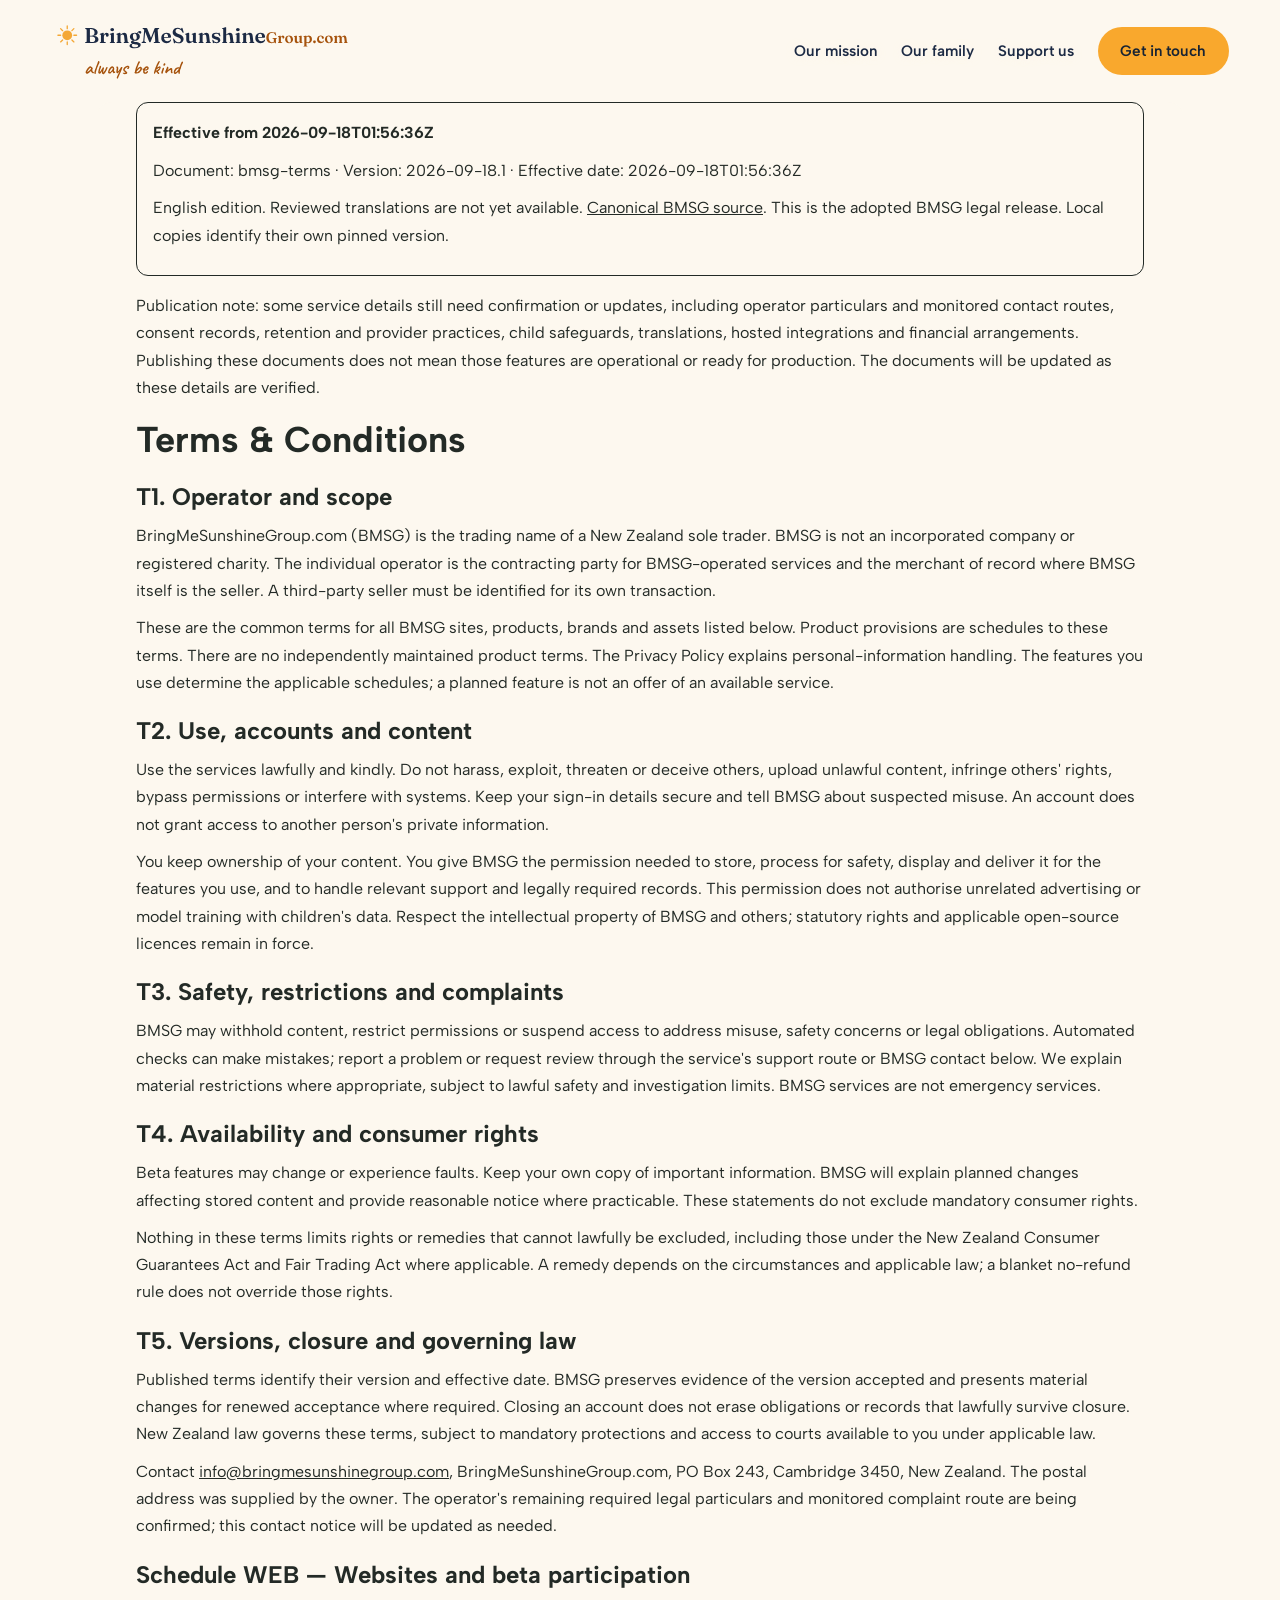
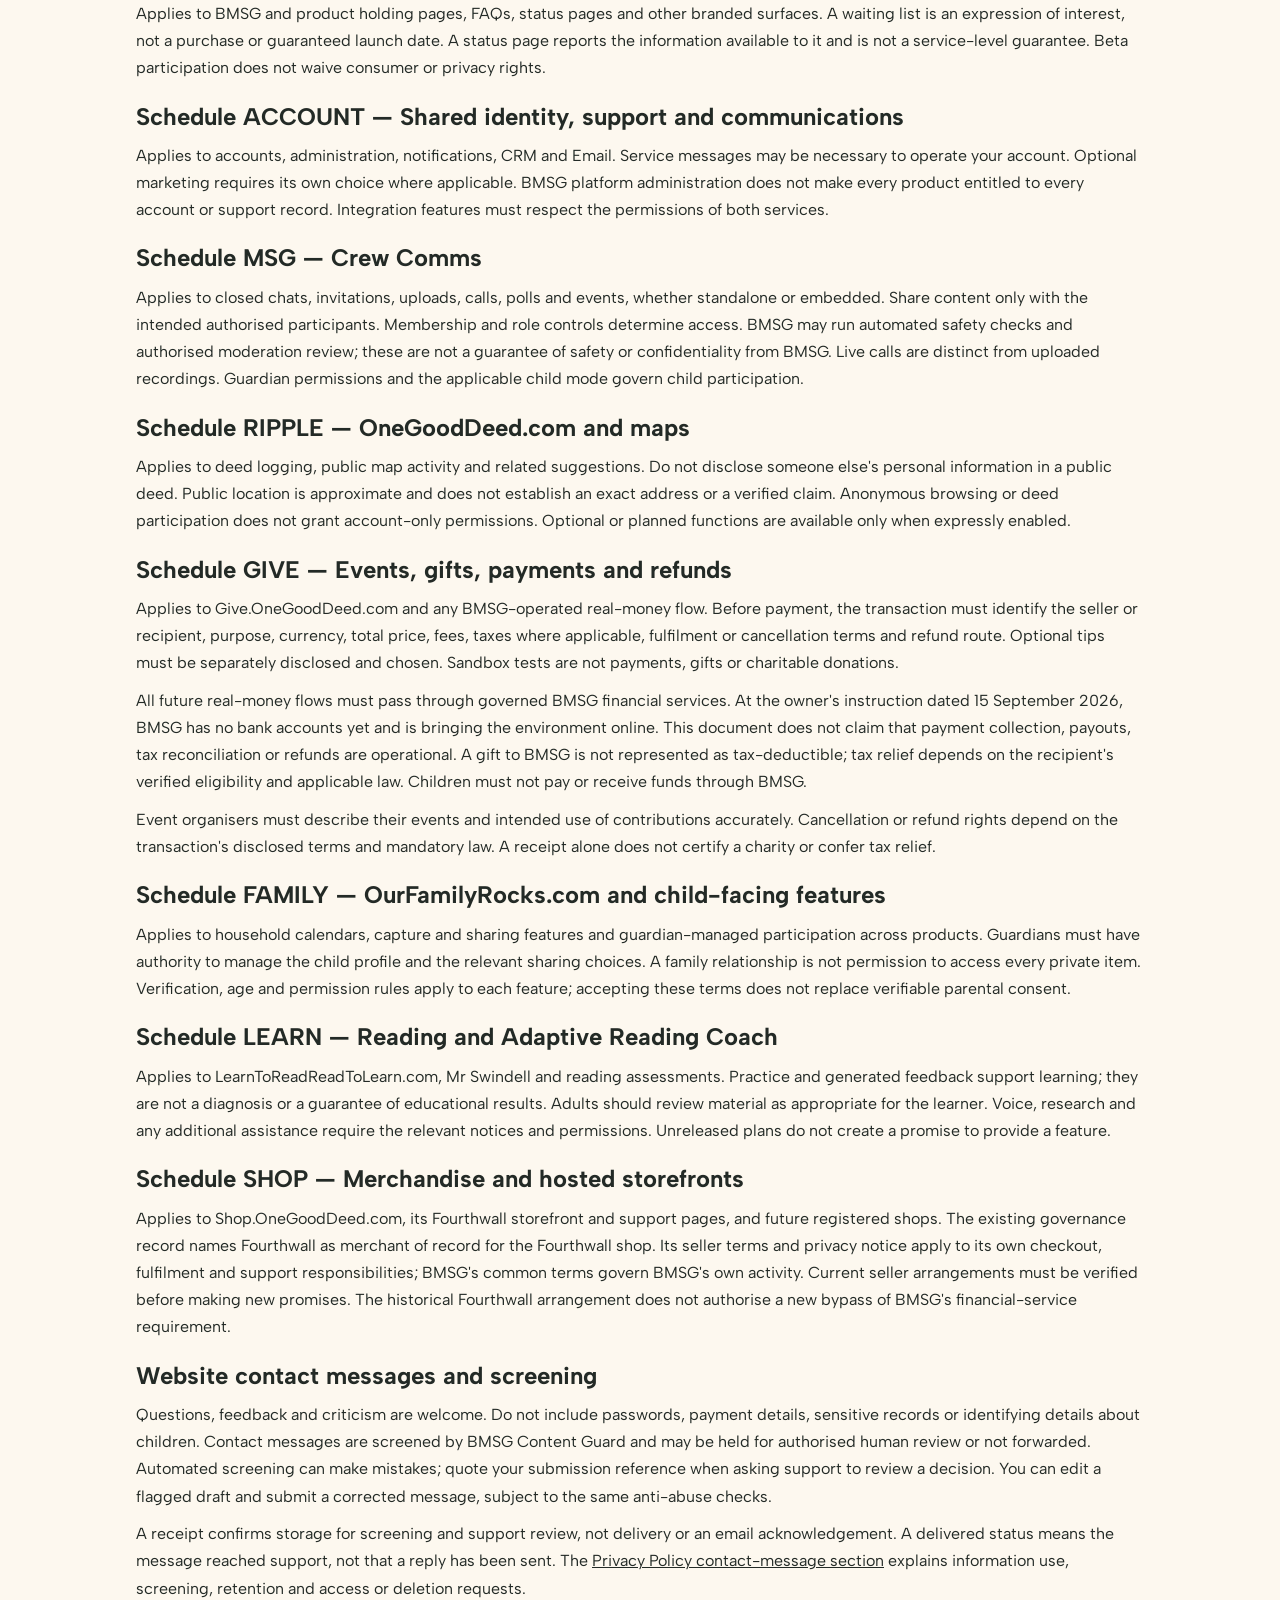
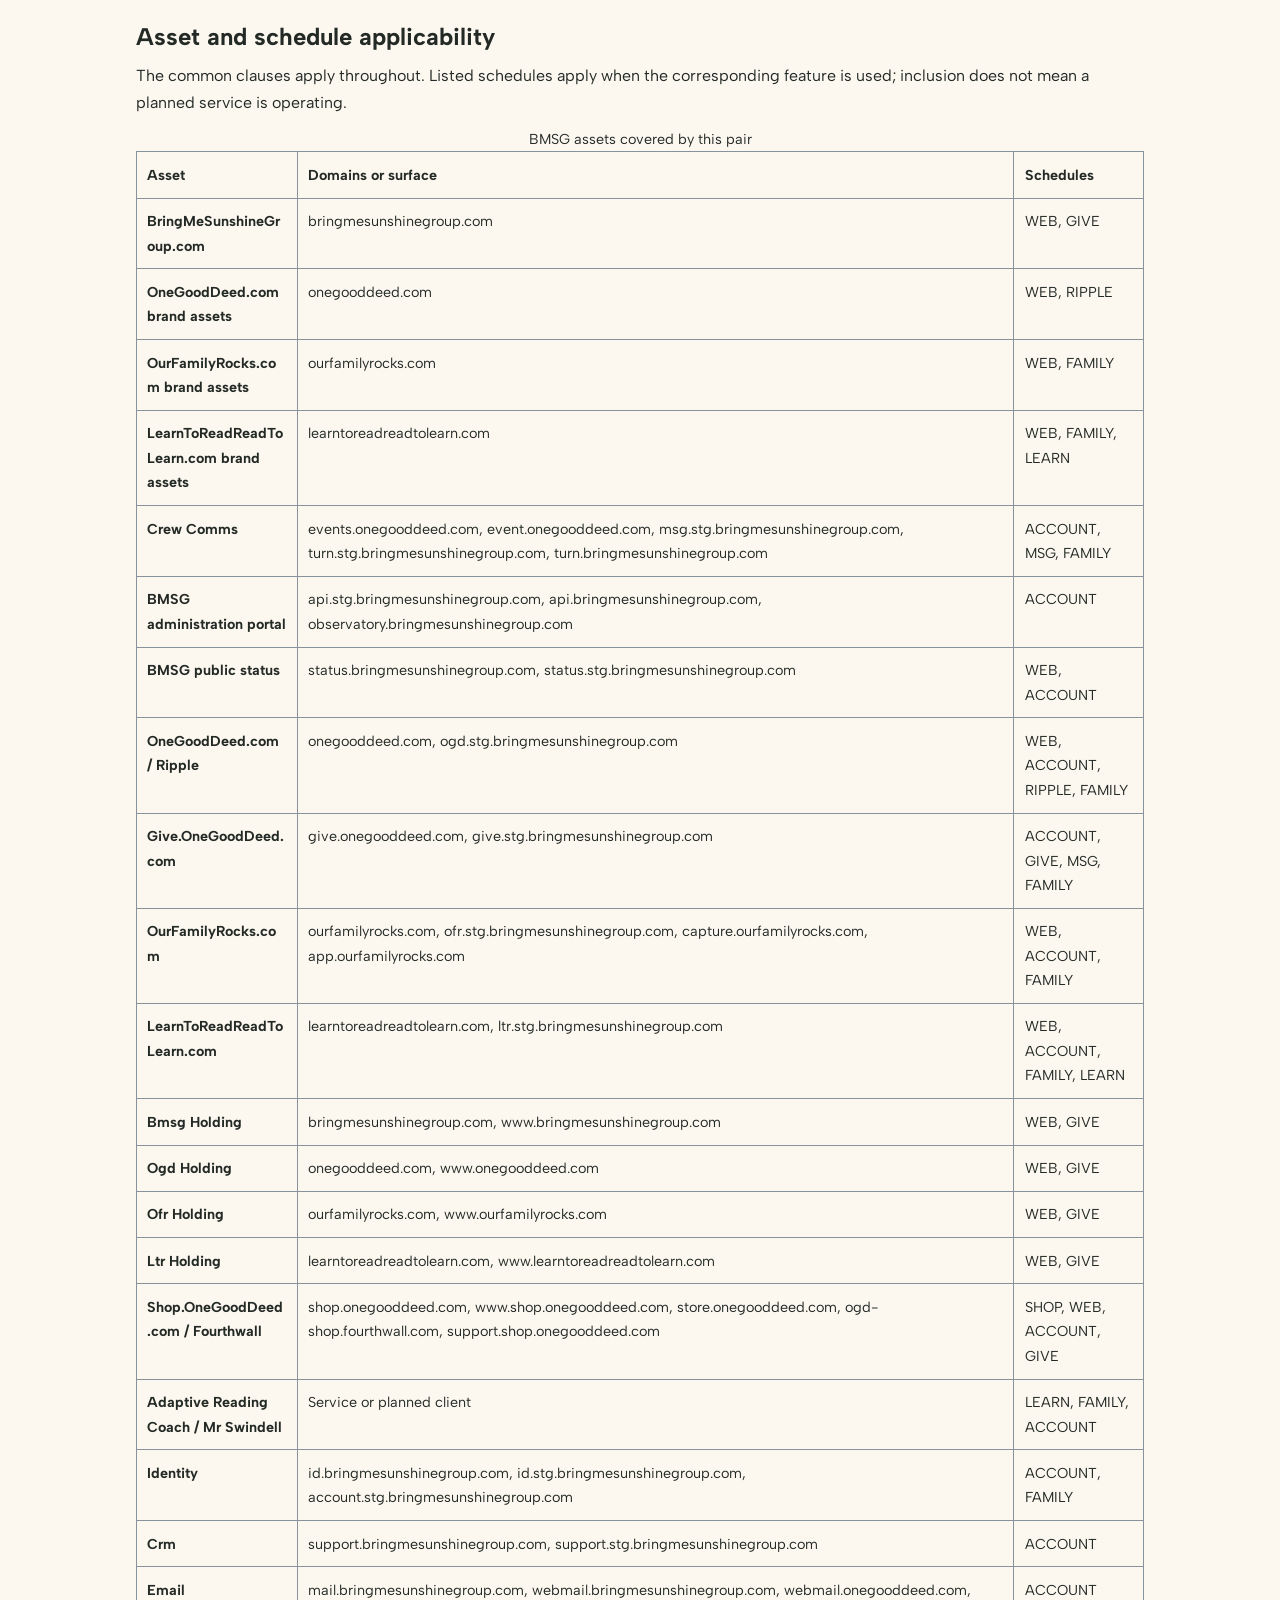
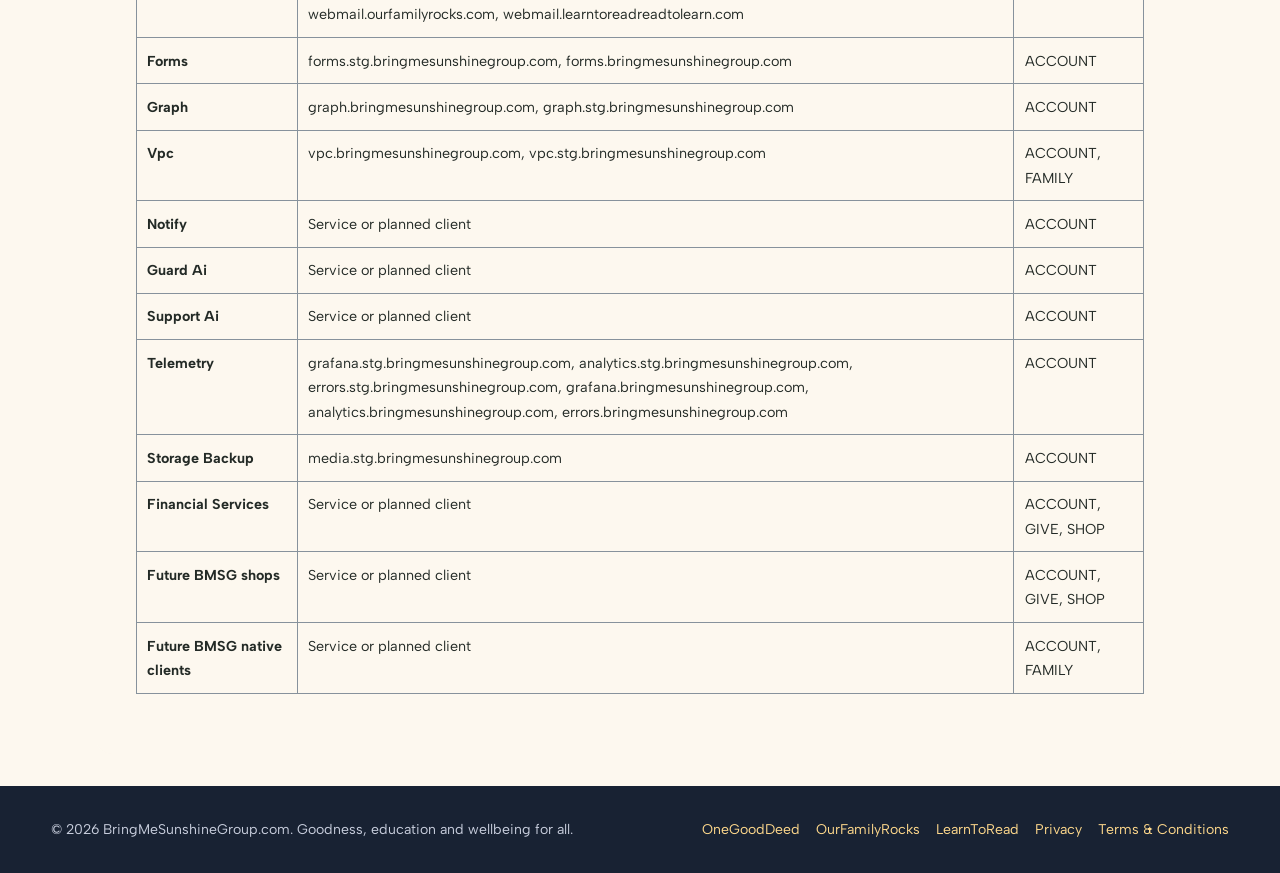
<file: terms.html>
<!doctype html>
<!-- Generated by hosting/render-pages.py from index.html; do not edit this shell. -->
<html lang="en"><head>
<meta charset="UTF-8">
<meta name="viewport" content="width=device-width, initial-scale=1.0">
<title>Terms &amp; Conditions</title>

<!-- Favicons & app icons -->
<link rel="icon" href="favicon.ico" sizes="48x48">
<link rel="icon" href="favicon.svg" type="image/svg+xml">
<link rel="icon" type="image/png" sizes="32x32" href="favicon-32x32.png">
<link rel="icon" type="image/png" sizes="16x16" href="favicon-16x16.png">
<link rel="apple-touch-icon" sizes="180x180" href="apple-touch-icon.png">
<link rel="apple-touch-icon" sizes="167x167" href="apple-touch-icon-167x167.png">
<link rel="apple-touch-icon" sizes="152x152" href="apple-touch-icon-152x152.png">
<link rel="manifest" href="site.webmanifest">
<meta name="theme-color" content="#1c2a44">
<meta name="msapplication-config" content="browserconfig.xml">

<style>
:root{
  --sun:#f4a836;
  --sun-deep:#d97e1f;
  --sky:#1c2a44;        /* deep dawn navy */
  --cream:#fdf8ef;
  --ink:#232a26;
  --muted:#5a615c;
  /* product accents drawn from the three brands */
  --ogd-navy:#1e2f6e;   /* OneGoodDeed */
  --ofr-purple:#6b4fa1; /* OurFamilyRocks */
  --ltr-green:#2f6e4e;  /* LearnToRead */
  --display:'Fraunces',serif;
  --body:'Albert Sans',sans-serif;
}
*{margin:0;padding:0;box-sizing:border-box}
html{scroll-behavior:smooth}
body{font-family:var(--body);background:var(--cream);color:var(--ink);line-height:1.65}
img{display:block;max-width:100%}

/* ---------- header ---------- */
header{
  position:absolute;top:0;left:0;right:0;z-index:20;background:transparent;
  display:flex;align-items:center;justify-content:space-between;
  padding:1.1rem clamp(1.2rem,4vw,3.2rem);
}
.logo{display:flex;text-decoration:none}
.logo .wordline{display:flex;align-items:center;gap:.55rem}
.logo svg{width:1.9rem;height:1.9rem;flex:none}
.logo b{
  font-family:var(--display);font-weight:600;font-size:1.9rem;color:var(--sky);line-height:1.1;
  text-shadow:0 1px 10px rgba(253,248,239,.75);
}
.logo b small{color:var(--sun-deep);font-size:.72em}
@media(max-width:760px){
  .logo b{font-size:1.35rem}
  .logo svg{width:1.35rem;height:1.35rem}
  .kind-tag{font-size:1.1rem;margin-left:1.9rem}
}
nav{display:flex;align-items:center}
nav a{
  color:var(--sky);text-decoration:none;font-weight:600;font-size:.95rem;margin-left:1.5rem;
  text-shadow:0 1px 8px rgba(253,248,239,.7);
}
nav a:hover,nav a:focus-visible{color:var(--sun-deep)}
nav a:focus-visible{outline:2px solid var(--sun-deep);outline-offset:4px;border-radius:3px}
.burger{display:none}
.nav-cta{
  background:var(--sun);color:#3a2508 !important;border-radius:999px;
  padding:.55rem 1.25rem;text-shadow:none !important;white-space:nowrap;
}
.nav-cta:hover{background:#ffc25e;color:#3a2508 !important}

/* ---------- hero ---------- */
.hero{position:relative;min-height:100svh;display:flex;align-items:flex-end;overflow:hidden;background:var(--sky);padding-top:118px}
.hero-img{position:absolute;inset:0;width:100%;height:100%;object-fit:cover;object-position:center 35%;
  filter:contrast(1.1) saturate(1.04)}
/* graceful fallback if the photo can't load */
.hero-fallback{position:absolute;inset:0;background:
  radial-gradient(circle at 50% 78%, #ffd98c 0%, #f4a836 18%, #d3628a 45%, #4a2f58 75%, #1c2a44 100%);}
/* warm sunrise wash and gentle vignette to focus on the people */
.hero-tint{position:absolute;inset:0;pointer-events:none;background:
  linear-gradient(115deg, rgba(255,170,60,.14), transparent 45%),
  radial-gradient(ellipse 70% 70% at 55% 45%, transparent 40%, rgba(14,20,34,.38) 100%);}
/* sunlight coming in — kept subtle */
.sunflare{position:absolute;inset:0;pointer-events:none;mix-blend-mode:screen;background:
  radial-gradient(ellipse 42% 32% at 74% 16%, rgba(255,214,140,.45) 0%, rgba(255,178,72,.18) 40%, transparent 70%);}
.sunrays{position:absolute;inset:0;pointer-events:none;mix-blend-mode:screen;opacity:.2;background:
  conic-gradient(from 200deg at 72% 20%,
    transparent 0deg, rgba(255,220,150,.5) 6deg, transparent 12deg,
    transparent 20deg, rgba(255,220,150,.35) 26deg, transparent 32deg,
    transparent 42deg, rgba(255,220,150,.45) 48deg, transparent 54deg,
    transparent 64deg, rgba(255,220,150,.3) 70deg, transparent 76deg, transparent 360deg);}
/* contrast scrim so every word stays readable */
.hero-scrim{position:absolute;inset:0;background:
  linear-gradient(to top, rgba(14,20,34,.88) 0%, rgba(14,20,34,.55) 32%, rgba(14,20,34,.18) 58%, rgba(253,248,239,0) 74%, rgba(253,248,239,.78) 92%, rgba(253,248,239,.97) 100%);}
.hero-copy{position:relative;z-index:5;padding:0 clamp(1.2rem,4vw,3.2rem) clamp(2.6rem,7vh,5rem);max-width:780px;color:#fff}
.eyebrow{font-size:.78rem;letter-spacing:.24em;text-transform:uppercase;font-weight:700;color:#ffd98c;margin-bottom:1rem;text-shadow:0 1px 6px rgba(0,0,0,.5)}
h1{
  font-family:var(--display);font-weight:400;font-size:clamp(2.5rem,6vw,4.5rem);
  line-height:1.05;letter-spacing:-.01em;margin-bottom:1.2rem;
  text-shadow:0 2px 18px rgba(0,0,0,.55);
}
h1 em{font-style:italic;font-weight:600;color:#ffcf6e}
.hero-copy p{font-size:clamp(1.02rem,1.4vw,1.2rem);color:#f2ede2;max-width:56ch;margin-bottom:1.9rem;text-shadow:0 1px 8px rgba(0,0,0,.55)}
.cta-row{display:flex;gap:.9rem;flex-wrap:wrap}
.btn{display:inline-block;text-decoration:none;font-weight:700;font-size:1rem;border-radius:999px;padding:.9rem 2rem;transition:transform .15s,background .15s}
.btn:focus-visible{outline:3px solid #ffd98c;outline-offset:3px}
.btn-sun{background:var(--sun);color:#3a2508}
.btn-sun:hover{transform:translateY(-2px);background:#ffc25e}
.btn-line{border:2px solid rgba(255,255,255,.85);color:#fff;text-shadow:0 1px 6px rgba(0,0,0,.4)}
.btn-line:hover{border-color:#ffd98c;color:#ffd98c}

/* ---------- sections ---------- */
section{padding:clamp(3.6rem,9vh,6.5rem) clamp(1.2rem,4vw,3.2rem)}
.inner{max-width:1120px;margin:0 auto}
h2{font-family:var(--display);font-weight:600;font-size:clamp(1.8rem,3.4vw,2.6rem);line-height:1.12;margin-bottom:.9rem}
.lede{max-width:62ch;color:var(--muted);font-size:1.1rem}

/* mission split */
.mission .inner{display:grid;grid-template-columns:1.05fr .95fr;gap:clamp(2rem,5vw,4rem);align-items:center}
@media(max-width:820px){.mission .inner{grid-template-columns:1fr}}
.mission-photo{position:relative;border-radius:20px;overflow:hidden;box-shadow:0 22px 50px rgba(35,42,38,.22);aspect-ratio:4/5;background:
  radial-gradient(circle at 60% 30%, #ffd98c, #f4a836 40%, #b8652f 100%);}
.mission-photo img{width:100%;height:100%;object-fit:cover}
.mission-photo figcaption{
  position:absolute;left:0;right:0;bottom:0;padding:1rem 1.2rem;font-size:.85rem;font-weight:600;color:#fff;
  background:linear-gradient(to top, rgba(14,20,34,.85), transparent);
}
.pillars{list-style:none;margin-top:1.6rem;display:grid;gap:1.1rem}
.pillars li{display:flex;gap:.9rem;align-items:flex-start}
.pillars .dot{flex:none;width:38px;height:38px;border-radius:50%;display:grid;place-items:center;color:#fff;font-weight:700;font-size:1.05rem}
.pillars b{display:block;font-size:1.02rem}
.pillars span{color:var(--muted);font-size:.95rem}

/* product family */
.family{background:#fff}
.family-grid{display:grid;grid-template-columns:repeat(auto-fit,minmax(290px,1fr));gap:1.6rem;margin-top:2.6rem}
.card{
  border-radius:18px;overflow:hidden;background:var(--cream);
  box-shadow:0 12px 34px rgba(35,42,38,.12);display:flex;flex-direction:column;
  transition:transform .18s ease;
}
.card:hover{transform:translateY(-5px)}
.card .photo{position:relative;aspect-ratio:16/10;overflow:hidden}
.card .photo img{width:100%;height:100%;object-fit:cover}
.card .photo::after{content:"";position:absolute;inset:0;background:linear-gradient(to top, rgba(14,20,34,.35), transparent 45%)}
.card .badge{
  position:absolute;top:.9rem;left:.9rem;z-index:2;color:#fff;font-weight:700;font-size:.78rem;
  letter-spacing:.06em;padding:.35rem .8rem;border-radius:999px;
}
.card-body{padding:1.4rem 1.4rem 1.6rem;display:flex;flex-direction:column;gap:.55rem;flex:1}
.card h3{font-family:var(--display);font-weight:600;font-size:1.35rem}
.card p{color:var(--muted);font-size:.97rem;flex:1}
.card a{font-weight:700;text-decoration:none;font-size:.95rem}
.ogd .badge,.ogd .dot{background:var(--ogd-navy)} .ogd h3,.ogd a{color:var(--ogd-navy)}
.ofr .badge,.ofr .dot{background:var(--ofr-purple)} .ofr h3,.ofr a{color:var(--ofr-purple)}
.ltr .badge,.ltr .dot{background:var(--ltr-green)} .ltr h3,.ltr a{color:var(--ltr-green)}
.photo-fallback-ogd{background:radial-gradient(circle at 30% 30%, #3b4f9e, #1e2f6e)}
.photo-fallback-ofr{background:radial-gradient(circle at 30% 30%, #9a7ecf, #6b4fa1)}
.photo-fallback-ltr{background:radial-gradient(circle at 30% 30%, #58a37c, #2f6e4e)}

/* banner CTA */
.banner{position:relative;color:#fff;text-align:center;overflow:hidden;background:var(--sky)}
.banner-img{position:absolute;inset:0;width:100%;height:100%;object-fit:cover;object-position:center 40%}
.banner-scrim{position:absolute;inset:0;background:rgba(16,24,40,.68)}
.banner .inner{position:relative;z-index:2;max-width:760px}
.banner h2{color:#fff;text-shadow:0 2px 14px rgba(0,0,0,.5)}
.banner p{color:#f0ebe0;margin:0 auto 2rem;max-width:54ch;text-shadow:0 1px 8px rgba(0,0,0,.5)}

/* people strip */
.people-strip{padding-top:clamp(2.4rem,6vh,4rem);padding-bottom:0}
.strip-grid{display:grid;grid-template-columns:repeat(auto-fit,minmax(180px,1fr));gap:1.1rem}
.strip-grid figure{position:relative;border-radius:16px;overflow:hidden;aspect-ratio:1/1;
  background:radial-gradient(circle at 40% 30%, #ffd98c, #f4a836 55%, #c97b3a);
  box-shadow:0 10px 26px rgba(35,42,38,.14)}
.strip-grid img{width:100%;height:100%;object-fit:cover;transition:transform .3s ease}
.strip-grid figure:hover img{transform:scale(1.04)}
.strip-grid figcaption{
  position:absolute;left:0;right:0;bottom:0;padding:.7rem .9rem;
  font-weight:700;font-size:.85rem;letter-spacing:.06em;text-transform:uppercase;color:#fff;
  background:linear-gradient(to top, rgba(14,20,34,.8), transparent);
}

footer{background:#182233;color:#c8cedd;padding:2rem clamp(1.2rem,4vw,3.2rem);font-size:.88rem;display:flex;justify-content:space-between;flex-wrap:wrap;gap:.8rem}
footer a{color:#ffd98c;text-decoration:none;margin-left:1rem}
footer a:first-child{margin-left:0}
@media(prefers-reduced-motion:no-preference){
  .hero-copy{opacity:0;transform:translateY(14px);animation:rise .9s ease .4s forwards}
  .sunflare{opacity:0;animation:dawn 2.4s ease .2s forwards}
  @keyframes rise{to{opacity:1;transform:translateY(0)}}
  @keyframes dawn{to{opacity:1}}
}

/* --- Get in touch form (20 Aug 2026) --- */
.contact-card{background:var(--cream);color:var(--ink);border-radius:16px;padding:22px 22px 16px;
  max-width:560px;margin:22px auto 0;text-align:left;box-shadow:0 10px 34px rgba(0,0,0,.25)}
.contact-card label{display:block;font-weight:600;font-size:.86rem;margin:0 0 12px;color:var(--ink)}
.contact-card .cf-opt{font-weight:400;color:var(--muted)}
.contact-card input,.contact-card textarea{display:block;width:100%;margin-top:5px;border:1px solid #e0d9c8;
  border-radius:10px;padding:10px 12px;font:inherit;font-size:.95rem;background:#fff;color:var(--ink)}
.contact-card input:focus,.contact-card textarea:focus{outline:2px solid var(--sun);border-color:var(--sun)}
.contact-card .cf-row{display:grid;grid-template-columns:1fr 1fr;gap:0 14px}
@media(max-width:560px){.contact-card .cf-row{grid-template-columns:1fr}}
.contact-card button{width:100%;border:none;cursor:pointer;font:inherit;font-weight:700;border-radius:12px;padding:12px}
.contact-card .cf-note{font-size:.8rem;color:var(--muted);margin:10px 0 0;text-align:center}
.contact-card .cf-note a{color:var(--sun-deep);font-weight:600}
.lockup{display:flex;flex-direction:column}
.kind-tag{font-family:'Caveat',cursive;font-size:1.4rem;font-weight:600;letter-spacing:.02em;color:var(--sun-deep);text-shadow:0 1px 8px rgba(253,248,239,.7);margin:2px 0 0 2.45rem}
/* ---------- mobile flow (21 Aug 2026): burger menu ---------- */
@media(max-width:640px){
  header{padding:1rem 1.2rem}
  .burger{display:flex;flex-direction:column;align-items:center;justify-content:center;gap:5px;
    width:44px;height:44px;flex:none;background:rgba(253,248,239,.6);
    border:1.5px solid rgba(28,42,68,.45);border-radius:12px;cursor:pointer;padding:0}
  .burger span{display:block;width:20px;height:2px;background:var(--sky);border-radius:2px;transition:transform .2s,opacity .2s}
  .burger[aria-expanded="true"] span:nth-child(1){transform:translateY(7px) rotate(45deg)}
  .burger[aria-expanded="true"] span:nth-child(2){opacity:0}
  .burger[aria-expanded="true"] span:nth-child(3){transform:translateY(-7px) rotate(-45deg)}
  nav{position:absolute;top:calc(100% - .4rem);right:1.2rem;display:none;flex-direction:column;align-items:stretch;
    background:rgba(253,248,239,.98);border:1px solid #eee3cf;border-radius:14px;
    padding:.7rem;min-width:220px;gap:.15rem;box-shadow:0 18px 40px rgba(35,42,38,.28)}
  nav.open{display:flex}
  nav a{margin-left:0;font-size:1rem;padding:.6rem .7rem;border-radius:9px;text-shadow:none}
  nav a:not(.nav-cta):hover{background:rgba(28,42,68,.07)}
  .nav-cta{margin-top:.45rem;text-align:center;padding:.6rem 1rem}
  .strip-grid{grid-template-columns:1fr 1fr;gap:.8rem}
  .strip-grid figcaption{font-size:.72rem;padding:.5rem .6rem}
  .mission-photo{aspect-ratio:4/3}
  .contact-card input,.contact-card textarea{font-size:1rem}
  footer{flex-direction:column;align-items:center;text-align:center;gap:.9rem}
  footer span:last-child{display:flex;flex-wrap:wrap;justify-content:center;gap:.3rem 1.1rem}
  footer a{margin-left:0}
}
/* two-line hero headline on wide screens (21 Aug 2026) */
.h1-br{display:none}
@media(min-width:900px){
  .h1-br{display:inline}
  .hero-copy{max-width:1080px}
  h1{font-size:clamp(2.5rem,5.6vw,4.2rem)}
}
</style>
<link rel="stylesheet" href="brand/web/bmsg-fonts-v1.2.css">
<link rel="stylesheet" href="brand/web/bmsg-lockup-v1.2.css">
<link rel="canonical" href="https://bringmesunshinegroup.com/terms.html">
<link rel="stylesheet" href="site-layout.css">
<meta name="bmsg-legal-release" content="2026-09-18.1"></head><body class="site-subpage bmsg"><header>
  <a class="logo" href="https://bringmesunshinegroup.com/index.html" aria-label="BringMeSunshineGroup.com home"><svg xmlns="http://www.w3.org/2000/svg" viewBox="0 0 429 96" width="429" height="96" role="img" aria-label="BringMeSunshineGroup.com — always be kind" class="bmsg-web-logo"><title>BringMeSunshineGroup.com — always be kind</title><g fill="#f4a836" stroke="#f4a836" stroke-width="1.9" stroke-linecap="round"><circle cx="23.2" cy="24.7" r="7" stroke="none"/><path d="M23.2 11.4v3.8m0 19v3.8M9.9 24.7h3.8m19 0h3.8M13.7 15.2l2.9 2.9m13.3 13.3 2.8 2.8m0-19-2.8 2.9m-13.3 13.3-2.9 2.8"/></g><path data-part="name" fill="#1c2a44" d="M67.86 30.6Q67.86 32.87 65.91499999999999 34.295Q63.97 35.72 60.08 35.72H49.58Q49.15 35.72 48.94 35.54Q48.73 35.36 48.73 35.07Q48.73 34.54 49.33 34.36L50.23 34.16Q50.6 34.06 50.79 33.855000000000004Q50.98 33.65 50.98 33.31V16.83Q50.98 16.5 50.795 16.3Q50.61 16.1 50.23 16.0L49.33 15.8Q48.73 15.62 48.73 15.09Q48.73 14.78 48.94 14.61Q49.15 14.44 49.58 14.44H57.72Q60.56 14.44 62.555 15.215Q64.55 15.99 65.6 17.365Q66.65 18.74 66.65 20.58Q66.65 22.09 65.79 23.29Q64.93 24.49 63.265 25.185Q61.6 25.88 59.15 25.88L59.98 25.43Q62.37 25.43 64.14 26.09Q65.91 26.75 66.88499999999999 27.92Q67.86 29.09 67.86 30.6ZM58.36 26.4H54.4V25.25H58.03Q59.38 25.25 60.315 24.740000000000002Q61.25 24.23 61.735 23.235Q62.22 22.24 62.22 20.82Q62.22 19.28 61.61 18.145000000000003Q61.0 17.01 59.84 16.375Q58.68 15.74 57.02 15.74H55.64V33.01Q55.64 33.73 56.08 34.075Q56.52 34.42 57.38 34.42H59.05Q60.4 34.42 61.325 33.935Q62.25 33.45 62.725 32.555Q63.2 31.66 63.2 30.47Q63.2 28.62 61.965 27.509999999999998Q60.73 26.4 58.36 26.4ZM75.11 27.71Q75.11 25.52 75.735 24.04Q76.36 22.56 77.36500000000001 21.814999999999998Q78.37 21.07 79.52 21.07Q80.95 21.07 81.72 21.880000000000003Q82.49 22.69 82.49 24.21Q82.49 25.55 81.93 26.21Q81.37 26.87 80.49 26.87Q79.6 26.87 79.13 26.395000000000003Q78.66 25.92 78.66 25.06V24.5Q78.65 24.03 78.44 23.795Q78.23 23.56 77.75 23.56Q77.22 23.56 76.72999999999999 24.0Q76.24 24.44 75.935 25.34Q75.63 26.24 75.63 27.64ZM75.4 22.05 75.63 25.64V33.41Q75.63 33.82 75.78999999999999 34.019999999999996Q75.95 34.22 76.39 34.29L77.71 34.5Q78.04 34.55 78.2 34.705Q78.36 34.86 78.36 35.13Q78.36 35.41 78.16 35.565Q77.96 35.72 77.57 35.72H70.51Q70.11 35.72 69.925 35.56Q69.74 35.4 69.74 35.14Q69.74 34.93 69.87 34.78Q70.0 34.63 70.27 34.53L70.88 34.38Q71.15 34.29 71.28 34.085Q71.41 33.88 71.41 33.43V24.53Q71.41 24.17 71.3 24.01Q71.19 23.85 70.94 23.81L70.11 23.75Q69.86 23.69 69.745 23.565Q69.63 23.44 69.63 23.24Q69.63 23.01 69.775 22.86Q69.92 22.71 70.29 22.58L73.19 21.57Q73.88 21.31 74.205 21.229999999999997Q74.53 21.15 74.72 21.15Q75.03 21.15 75.185 21.354999999999997Q75.34 21.56 75.4 22.05ZM89.95 22.04V33.42Q89.95 33.87 90.08 34.08Q90.21 34.29 90.47 34.38L91.07 34.53Q91.35 34.62 91.475 34.769999999999996Q91.6 34.92 91.6 35.14Q91.6 35.41 91.41499999999999 35.565Q91.23 35.72 90.83 35.72H84.83Q84.43 35.72 84.245 35.565Q84.06 35.41 84.06 35.14Q84.06 34.93 84.185 34.78Q84.31 34.63 84.59 34.53L85.21 34.38Q85.47 34.29 85.6 34.085Q85.73 33.88 85.73 33.43V24.5Q85.73 24.14 85.62 23.985Q85.51 23.83 85.26 23.79L84.44 23.73Q84.18 23.67 84.07 23.545Q83.96 23.42 83.96 23.22Q83.96 22.98 84.1 22.84Q84.24 22.7 84.61 22.56L87.57 21.51Q88.13 21.31 88.455 21.225Q88.78 21.14 89.02 21.14Q89.49 21.14 89.72 21.384999999999998Q89.95 21.63 89.95 22.04ZM87.53 18.85Q86.33 18.85 85.60499999999999 18.22Q84.88 17.59 84.88 16.58Q84.88 15.57 85.60499999999999 14.95Q86.33 14.33 87.53 14.33Q88.73 14.33 89.46000000000001 14.95Q90.19 15.57 90.19 16.58Q90.19 17.59 89.46000000000001 18.22Q88.73 18.85 87.53 18.85ZM99.38 22.04V33.42Q99.38 33.87 99.50999999999999 34.08Q99.64 34.29 99.91 34.38L100.49 34.54Q100.94 34.72 100.94 35.1Q100.94 35.72 100.15 35.72H94.26Q93.87 35.72 93.685 35.565Q93.5 35.41 93.5 35.14Q93.5 34.93 93.625 34.78Q93.75 34.63 94.02 34.53L94.64 34.38Q94.91 34.29 95.035 34.085Q95.16 33.88 95.16 33.43V24.5Q95.16 24.14 95.05 23.985Q94.94 23.83 94.69 23.79L93.87 23.73Q93.62 23.67 93.505 23.545Q93.39 23.42 93.39 23.22Q93.39 22.98 93.53 22.84Q93.67 22.7 94.04 22.56L97.01 21.51Q97.54 21.31 97.86500000000001 21.225Q98.19 21.14 98.48 21.14Q98.93 21.14 99.155 21.384999999999998Q99.38 21.63 99.38 22.04ZM98.93 25.39 98.28 24.72 98.87 24.2Q100.75 22.51 102.09 21.79Q103.43 21.07 104.64 21.07Q106.47 21.07 107.49000000000001 22.29Q108.51 23.51 108.72 25.57L109.6 33.38Q109.65 33.85 109.765 34.075Q109.88 34.3 110.17 34.39L110.72 34.53Q110.99 34.63 111.115 34.78Q111.24 34.93 111.24 35.14Q111.24 35.41 111.06 35.565Q110.88 35.72 110.48 35.72H104.52Q103.74 35.72 103.74 35.1Q103.74 34.72 104.19 34.54L104.79 34.38Q105.08 34.29 105.22999999999999 34.065Q105.38 33.84 105.33 33.38L104.52 26.18Q104.37 24.86 103.855 24.2Q103.34 23.54 102.33 23.54Q101.69 23.54 100.995 23.875Q100.3 24.21 99.54 24.86ZM122.19 34.39Q120.11 34.08 119.17 33.84Q118.23 33.6 117.98 33.375Q117.73 33.15 117.73 32.92Q117.73 32.67 117.93 32.455Q118.13 32.24 118.58 32.04L118.29 31.81Q116.79 31.97 115.94 32.370000000000005Q115.09 32.77 114.735 33.33Q114.38 33.89 114.38 34.54Q114.38 35.26 114.81 35.78Q115.24 36.3 116.41999999999999 36.695Q117.6 37.09 119.84 37.44Q121.68 37.72 122.70500000000001 38.04Q123.73 38.36 124.135 38.76Q124.54 39.16 124.54 39.7Q124.54 40.38 124.11000000000001 40.86Q123.68 41.34 122.755 41.595Q121.83 41.85 120.32 41.85Q117.67 41.85 116.58 41.025000000000006Q115.49 40.2 115.49 38.85Q115.49 38.15 116.08 37.575Q116.67 37.0 117.82 36.81L117.59 36.39Q114.61 36.75 113.45 37.67Q112.29 38.59 112.29 39.78Q112.29 40.76 112.995 41.525Q113.7 42.29 115.315 42.730000000000004Q116.93 43.17 119.66 43.17Q123.82 43.17 126.02 41.85Q128.22 40.53 128.22 38.46Q128.22 37.33 127.65 36.535Q127.08 35.74 125.75999999999999 35.22Q124.44 34.7 122.19 34.39ZM122.53 22.58 123.46 22.7Q123.99 21.63 124.35499999999999 21.255Q124.72 20.88 125.2 20.88Q125.63 20.88 125.88 21.104999999999997Q126.13 21.33 126.33500000000001 21.625Q126.54 21.92 126.815 22.145000000000003Q127.09 22.37 127.58 22.37Q128.27 22.37 128.68 21.87Q129.09 21.37 129.09 20.55Q129.09 19.6 128.49 19.065Q127.89 18.53 126.91 18.53Q125.75 18.53 124.735 19.295Q123.72 20.06 123.01 21.59ZM126.99 26.52Q126.99 24.99 126.16 23.765Q125.33 22.54 123.785 21.825Q122.24 21.11 120.11 21.11Q117.91 21.11 116.25999999999999 21.85Q114.61 22.59 113.705 23.915Q112.8 25.24 112.8 26.98Q112.8 28.5 113.64 29.73Q114.48 30.96 116.035 31.67Q117.59 32.38 119.71 32.38Q121.9 32.38 123.535 31.645000000000003Q125.17 30.91 126.08 29.585Q126.99 28.26 126.99 26.52ZM119.35 22.32Q120.63 22.24 121.475 23.375Q122.32 24.51 122.56 26.67Q122.79 28.75 122.23 29.884999999999998Q121.67 31.02 120.43 31.11Q119.58 31.16 118.91 30.67Q118.24 30.18 117.81 29.185000000000002Q117.38 28.19 117.22 26.77Q117.07 25.38 117.26499999999999 24.405Q117.46 23.43 117.99 22.905Q118.52 22.38 119.35 22.32ZM143.57 29.76 142.14 30.26 147.77 15.75Q148.05 15.01 148.425 14.725Q148.8 14.44 149.46 14.44H153.91Q154.35 14.44 154.565 14.61Q154.78 14.78 154.78 15.09Q154.78 15.35 154.635 15.524999999999999Q154.49 15.7 154.17 15.8L153.35 16.01Q152.85 16.15 152.675 16.41Q152.5 16.67 152.54 17.26L153.71 33.11Q153.74 33.62 153.91500000000002 33.825Q154.09 34.03 154.54 34.16L155.34 34.36Q155.64 34.45 155.77499999999998 34.620000000000005Q155.91 34.79 155.91 35.04Q155.91 35.33 155.7 35.525Q155.49 35.72 155.05 35.72H147.68Q147.24 35.72 147.025 35.54Q146.81 35.36 146.81 35.07Q146.81 34.82 146.945 34.64Q147.08 34.46 147.42 34.36L148.23 34.16Q148.75 34.01 148.93 33.79Q149.11 33.57 149.08 33.11L147.82 16.95L149.13 16.85L142.68 33.63Q142.43 34.33 142.155 34.53Q141.88 34.73 141.51 34.73Q141.24 34.73 141.02 34.655Q140.8 34.58 140.60500000000002 34.335Q140.41 34.09 140.2 33.57L133.61 17.29L134.87 16.8L133.56 32.6Q133.5 33.25 133.84 33.595Q134.18 33.94 134.78 34.18L135.56 34.43Q135.79 34.53 135.92000000000002 34.67Q136.05 34.81 136.05 35.05Q136.05 35.35 135.835 35.535Q135.62 35.72 135.19 35.72H130.28Q129.84 35.72 129.63 35.54Q129.42 35.36 129.42 35.07Q129.42 34.77 129.6 34.61Q129.78 34.45 130.08 34.34L130.71 34.13Q131.25 33.95 131.57 33.595Q131.89 33.24 131.94 32.59L133.2 17.62Q133.26 16.89 133.065 16.52Q132.87 16.15 132.35 16.01L131.58 15.83Q131.25 15.73 131.09 15.555Q130.93 15.38 130.93 15.1Q130.93 14.44 131.82 14.44H136.23Q136.84 14.44 137.215 14.684999999999999Q137.59 14.93 137.88 15.68ZM171.59 26.83Q171.59 27.58 171.16500000000002 27.985Q170.74 28.39 169.92 28.39H160.44V27.31H166.63Q167.36 27.31 167.36 26.64Q167.36 24.58 166.63 23.52Q165.9 22.46 164.69 22.46Q163.75 22.46 163.03 23.03Q162.31 23.6 161.905 24.69Q161.5 25.78 161.5 27.32Q161.5 30.28 162.875 31.76Q164.25 33.24 166.52 33.24Q167.88 33.24 168.89999999999998 32.675Q169.92 32.11 170.45 31.08Q170.69 30.8 170.84 30.700000000000003Q170.99 30.6 171.15 30.6Q171.37 30.6 171.47 30.805Q171.57 31.01 171.57 31.29Q171.5 32.6 170.66 33.695Q169.82 34.79 168.385 35.44Q166.95 36.09 165.1 36.09Q162.93 36.09 161.255 35.195Q159.58 34.3 158.63 32.675Q157.68 31.05 157.68 28.88Q157.68 26.59 158.59 24.83Q159.5 23.07 161.195 22.064999999999998Q162.89 21.06 165.25 21.06Q167.24 21.06 168.66500000000002 21.799999999999997Q170.09 22.54 170.84 23.84Q171.59 25.14 171.59 26.83ZM182.57 36.18Q181.31 36.18 180.41500000000002 35.875Q179.52 35.57 178.96 35.265Q178.4 34.96 178.12 34.96Q177.85 34.96 177.64999999999998 35.150000000000006Q177.45 35.34 177.26 35.59Q177.07 35.84 176.87 36.03Q176.67 36.22 176.4 36.22Q176.1 36.22 175.89999999999998 36.035Q175.7 35.85 175.63 35.44L174.58 30.34Q174.52 30.03 174.655 29.805Q174.79 29.58 175.09 29.48Q175.43 29.36 175.685 29.490000000000002Q175.94 29.62 176.12 29.99Q177.02 31.77 178.015 32.805Q179.01 33.84 180.08499999999998 34.285Q181.16 34.73 182.27 34.73Q183.84 34.73 184.74 33.91Q185.64 33.09 185.64 31.7Q185.65 30.82 185.24 30.09Q184.83 29.36 183.695 28.68Q182.56 28.0 180.36 27.29Q178.05 26.53 176.655 25.55Q175.26 24.57 174.63 23.265Q174.0 21.96 174.0 20.24Q174.0 18.4 174.88 17.005Q175.76 15.61 177.35 14.83Q178.94 14.05 181.06 14.05Q182.42 14.05 183.31 14.335Q184.2 14.62 184.76999999999998 14.91Q185.34 15.2 185.71 15.2Q186.04 15.2 186.24 14.905Q186.44 14.61 186.665 14.305Q186.89 14.0 187.29 14.0Q187.6 14.0 187.805 14.2Q188.01 14.4 188.17 14.94L189.62 20.05Q189.73 20.42 189.6 20.71Q189.47 21.0 189.15 21.11Q188.82 21.21 188.56 21.08Q188.3 20.95 188.13 20.62Q187.15 18.69 186.065 17.57Q184.98 16.45 183.83499999999998 15.969999999999999Q182.69 15.49 181.52 15.49Q179.96 15.49 179.03500000000003 16.39Q178.11 17.29 178.11 18.76Q178.11 19.65 178.515 20.405Q178.92 21.16 180.02999999999997 21.875Q181.14 22.59 183.24 23.36Q185.61 24.21 187.0 25.19Q188.39 26.17 188.995 27.385Q189.6 28.6 189.6 30.18Q189.59 31.83 188.76 33.195Q187.93 34.56 186.37 35.370000000000005Q184.81 36.18 182.57 36.18ZM203.06 33.68V32.83L202.94 32.77V24.51Q202.94 24.15 202.825 23.994999999999997Q202.71 23.84 202.47 23.8L201.65 23.74Q201.39 23.68 201.27499999999998 23.555Q201.16 23.43 201.16 23.23Q201.16 22.99 201.3 22.85Q201.44 22.71 201.81 22.57L204.78 21.52Q205.31 21.32 205.64 21.235Q205.97 21.15 206.26 21.15Q206.7 21.15 206.93 21.395Q207.16 21.64 207.16 22.05V33.42Q207.16 33.87 207.285 34.08Q207.41 34.29 207.68 34.38L208.27 34.53Q208.55 34.62 208.68 34.769999999999996Q208.81 34.92 208.81 35.14Q208.81 35.41 208.62 35.565Q208.43 35.72 208.03 35.72H204.86Q204.09 35.72 203.575 35.15Q203.06 34.58 203.06 33.68ZM193.43 31.55V24.51Q193.43 24.15 193.32 23.994999999999997Q193.21 23.84 192.96 23.8L192.14 23.74Q191.88 23.68 191.76999999999998 23.555Q191.66 23.43 191.66 23.23Q191.66 22.99 191.8 22.85Q191.94 22.71 192.31 22.57L195.28 21.52Q195.83 21.31 196.155 21.229999999999997Q196.48 21.15 196.72 21.15Q197.19 21.15 197.42000000000002 21.395Q197.65 21.64 197.65 22.05V30.95Q197.65 32.29 198.29000000000002 32.95Q198.93 33.61 200.01 33.61Q200.68 33.61 201.43 33.285Q202.18 32.96 202.97 32.28L203.58 31.76L204.22 32.43L203.63 32.95Q201.75 34.69 200.33499999999998 35.385Q198.92 36.08 197.67 36.08Q195.78 36.08 194.60500000000002 34.86Q193.43 33.64 193.43 31.55ZM216.83 22.04V33.42Q216.83 33.87 216.96 34.08Q217.09 34.29 217.36 34.38L217.94 34.54Q218.39 34.72 218.39 35.1Q218.39 35.72 217.6 35.72H211.71Q211.32 35.72 211.135 35.565Q210.95 35.41 210.95 35.14Q210.95 34.93 211.075 34.78Q211.2 34.63 211.47 34.53L212.09 34.38Q212.36 34.29 212.485 34.085Q212.61 33.88 212.61 33.43V24.5Q212.61 24.14 212.5 23.985Q212.39 23.83 212.14 23.79L211.32 23.73Q211.07 23.67 210.95499999999998 23.545Q210.84 23.42 210.84 23.22Q210.84 22.98 210.98000000000002 22.84Q211.12 22.7 211.49 22.56L214.46 21.51Q214.99 21.31 215.32 21.225Q215.65 21.14 215.93 21.14Q216.38 21.14 216.60500000000002 21.384999999999998Q216.83 21.63 216.83 22.04ZM216.38 25.39 215.73 24.72 216.32 24.2Q218.2 22.51 219.54 21.79Q220.88 21.07 222.09 21.07Q223.92 21.07 224.94 22.29Q225.96 23.51 226.17 25.57L227.05 33.38Q227.1 33.85 227.215 34.075Q227.33 34.3 227.62 34.39L228.17 34.53Q228.44 34.63 228.57 34.78Q228.7 34.93 228.7 35.14Q228.7 35.41 228.515 35.565Q228.33 35.72 227.93 35.72H221.97Q221.19 35.72 221.19 35.1Q221.19 34.72 221.64 34.54L222.24 34.38Q222.53 34.29 222.68 34.065Q222.83 33.84 222.78 33.38L221.97 26.18Q221.82 24.86 221.305 24.2Q220.79 23.54 219.78 23.54Q219.14 23.54 218.45 23.875Q217.76 24.21 216.99 24.86ZM236.53 34.81Q237.57 34.81 238.14999999999998 34.285Q238.73 33.76 238.73 32.95Q238.73 32.44 238.5 32.019999999999996Q238.27 31.6 237.635 31.255000000000003Q237.0 30.91 235.79 30.63Q233.5 30.14 232.24 29.41Q230.98 28.68 230.49 27.73Q230.0 26.78 230.0 25.62Q230.0 23.53 231.475 22.3Q232.95 21.07 235.73 21.07Q236.74 21.07 237.38 21.240000000000002Q238.02 21.41 238.425 21.585Q238.83 21.76 239.13 21.76Q239.44 21.76 239.635 21.585Q239.83 21.41 240.025 21.235Q240.22 21.06 240.52 21.06Q240.73 21.06 240.89999999999998 21.2Q241.07 21.34 241.19 21.72L242.17 24.89Q242.33 25.39 242.27 25.700000000000003Q242.21 26.01 241.88 26.14Q241.57 26.26 241.32999999999998 26.145000000000003Q241.09 26.03 240.88 25.7Q240.18 24.46 239.395 23.73Q238.61 23.0 237.75 22.675Q236.89 22.35 235.96 22.35Q234.68 22.35 234.03 22.885Q233.38 23.42 233.38 24.31Q233.38 24.85 233.655 25.285Q233.93 25.72 234.685 26.09Q235.44 26.46 236.84 26.79Q238.79 27.22 239.93 27.895Q241.07 28.57 241.57 29.515Q242.07 30.46 242.07 31.71Q242.07 33.01 241.39999999999998 34.0Q240.73 34.99 239.54500000000002 35.540000000000006Q238.36 36.09 236.79 36.09Q235.81 36.09 235.21 35.895Q234.61 35.7 234.22000000000003 35.505Q233.83 35.31 233.49 35.31Q233.18 35.31 232.95 35.5Q232.72 35.69 232.51 35.885Q232.3 36.08 232.03 36.08Q231.82 36.08 231.665 35.925Q231.51 35.77 231.44 35.4L230.84 32.42Q230.73 31.85 230.8 31.57Q230.87 31.29 231.16 31.18Q231.47 31.05 231.70499999999998 31.200000000000003Q231.94 31.35 232.19 31.75Q233.15 33.39 234.265 34.1Q235.38 34.81 236.53 34.81ZM250.52 14.03V33.42Q250.52 33.87 250.645 34.08Q250.77 34.29 251.04 34.38L251.62 34.54Q252.07 34.72 252.07 35.1Q252.07 35.72 251.29 35.72H245.39Q245.0 35.72 244.815 35.565Q244.63 35.41 244.63 35.14Q244.63 34.93 244.755 34.78Q244.88 34.63 245.16 34.53L245.77 34.38Q246.04 34.29 246.17000000000002 34.085Q246.3 33.88 246.3 33.43V16.49Q246.3 16.13 246.185 15.969999999999999Q246.07 15.81 245.83 15.77L245.01 15.72Q244.75 15.66 244.635 15.530000000000001Q244.52 15.4 244.52 15.2Q244.52 14.97 244.66000000000003 14.825Q244.8 14.68 245.17 14.55L248.14 13.5Q248.67 13.3 249.0 13.21Q249.33 13.12 249.62 13.12Q250.06 13.12 250.29000000000002 13.37Q250.52 13.62 250.52 14.03ZM250.06 25.39 249.42 24.72 250.01 24.2Q251.88 22.51 253.225 21.79Q254.57 21.07 255.77 21.07Q257.61 21.07 258.625 22.29Q259.64 23.51 259.86 25.57L260.73 33.38Q260.78 33.85 260.9 34.075Q261.02 34.3 261.3 34.39L261.86 34.53Q262.13 34.63 262.255 34.78Q262.38 34.93 262.38 35.14Q262.38 35.41 262.195 35.565Q262.01 35.72 261.61 35.72H255.66Q254.87 35.72 254.87 35.1Q254.87 34.72 255.32 34.54L255.92 34.38Q256.21 34.29 256.365 34.065Q256.52 33.84 256.46 33.38L255.65 26.18Q255.5 24.86 254.985 24.2Q254.47 23.54 253.46 23.54Q252.83 23.54 252.135 23.875Q251.44 24.21 250.67 24.86ZM269.63 22.04V33.42Q269.63 33.87 269.76 34.08Q269.89 34.29 270.15 34.38L270.75 34.53Q271.03 34.62 271.155 34.769999999999996Q271.28 34.92 271.28 35.14Q271.28 35.41 271.095 35.565Q270.91 35.72 270.51 35.72H264.51Q264.11 35.72 263.925 35.565Q263.74 35.41 263.74 35.14Q263.74 34.93 263.865 34.78Q263.99 34.63 264.27 34.53L264.89 34.38Q265.15 34.29 265.28 34.085Q265.41 33.88 265.41 33.43V24.5Q265.41 24.14 265.3 23.985Q265.19 23.83 264.94 23.79L264.12 23.73Q263.86 23.67 263.75 23.545Q263.64 23.42 263.64 23.22Q263.64 22.98 263.775 22.84Q263.91 22.7 264.29 22.56L267.25 21.51Q267.81 21.31 268.135 21.225Q268.46 21.14 268.7 21.14Q269.17 21.14 269.4 21.384999999999998Q269.63 21.63 269.63 22.04ZM267.21 18.85Q266.01 18.85 265.28499999999997 18.22Q264.56 17.59 264.56 16.58Q264.56 15.57 265.28499999999997 14.95Q266.01 14.33 267.21 14.33Q268.41 14.33 269.14 14.95Q269.87 15.57 269.87 16.58Q269.87 17.59 269.14 18.22Q268.41 18.85 267.21 18.85ZM279.06 22.04V33.42Q279.06 33.87 279.19 34.08Q279.32 34.29 279.59 34.38L280.16 34.54Q280.62 34.72 280.62 35.1Q280.62 35.72 279.83 35.72H273.94Q273.55 35.72 273.365 35.565Q273.18 35.41 273.18 35.14Q273.18 34.93 273.305 34.78Q273.43 34.63 273.7 34.53L274.32 34.38Q274.59 34.29 274.715 34.085Q274.84 33.88 274.84 33.43V24.5Q274.84 24.14 274.73 23.985Q274.62 23.83 274.37 23.79L273.55 23.73Q273.29 23.67 273.18 23.545Q273.07 23.42 273.07 23.22Q273.07 22.98 273.21000000000004 22.84Q273.35 22.7 273.72 22.56L276.68 21.51Q277.22 21.31 277.545 21.225Q277.87 21.14 278.16 21.14Q278.61 21.14 278.83500000000004 21.384999999999998Q279.06 21.63 279.06 22.04ZM278.61 25.39 277.96 24.72 278.55 24.2Q280.43 22.51 281.77 21.79Q283.11 21.07 284.32 21.07Q286.15 21.07 287.16499999999996 22.29Q288.18 23.51 288.4 25.57L289.28 33.38Q289.33 33.85 289.445 34.075Q289.56 34.3 289.85 34.39L290.4 34.53Q290.67 34.63 290.795 34.78Q290.92 34.93 290.92 35.14Q290.92 35.41 290.74 35.565Q290.56 35.72 290.16 35.72H284.2Q283.42 35.72 283.42 35.1Q283.42 34.72 283.87 34.54L284.47 34.38Q284.76 34.29 284.90999999999997 34.065Q285.06 33.84 285.01 33.38L284.2 26.18Q284.05 24.86 283.53499999999997 24.2Q283.02 23.54 282.01 23.54Q281.37 23.54 280.675 23.875Q279.98 24.21 279.21 24.86ZM306.08 26.83Q306.08 27.58 305.655 27.985Q305.23 28.39 304.41 28.39H294.93V27.31H301.12Q301.85 27.31 301.85 26.64Q301.85 24.58 301.12 23.52Q300.39 22.46 299.18 22.46Q298.24 22.46 297.52 23.03Q296.8 23.6 296.395 24.69Q295.99 25.78 295.99 27.32Q295.99 30.28 297.365 31.76Q298.74 33.24 301.01 33.24Q302.37 33.24 303.39 32.675Q304.41 32.11 304.94 31.08Q305.18 30.8 305.33000000000004 30.700000000000003Q305.48 30.6 305.64 30.6Q305.86 30.6 305.96000000000004 30.805Q306.06 31.01 306.06 31.29Q305.99 32.6 305.15 33.695Q304.31 34.79 302.875 35.44Q301.44 36.09 299.59 36.09Q297.42 36.09 295.745 35.195Q294.07 34.3 293.12 32.675Q292.17 31.05 292.17 28.88Q292.17 26.59 293.08000000000004 24.83Q293.99 23.07 295.685 22.064999999999998Q297.38 21.06 299.73 21.06Q301.73 21.06 303.155 21.799999999999997Q304.58 22.54 305.33 23.84Q306.08 25.14 306.08 26.83Z"/><path data-part="suffix" fill="#a6530d" d="M321.66 35.45Q321.66 35.8 321.52 35.955Q321.38 36.11 321.09 36.11Q320.82 36.11 320.6 35.935Q320.38 35.76 320.18 35.53Q319.98 35.3 319.79 35.125Q319.6 34.95 319.4 34.95Q319.18 34.95 318.875 35.125Q318.57 35.3 318.12 35.525Q317.67 35.75 317.025 35.925Q316.38 36.1 315.48 36.1Q313.72 36.1 312.32500000000005 35.525000000000006Q310.93 34.95 309.95000000000005 33.885000000000005Q308.97 32.82 308.45500000000004 31.355Q307.94 29.89 307.94 28.12Q307.94 26.37 308.51 24.89Q309.08 23.41 310.12 22.32Q311.16 21.23 312.56 20.630000000000003Q313.96 20.03 315.61 20.03Q316.76 20.03 317.485 20.25Q318.21 20.47 318.63 20.689999999999998Q319.05 20.91 319.28 20.91Q319.55 20.91 319.71500000000003 20.715Q319.88 20.52 320.04499999999996 20.325Q320.21 20.13 320.48 20.13Q320.66 20.13 320.78 20.244999999999997Q320.9 20.36 320.98 20.64L322.1 24.51Q322.17 24.75 322.055 24.935000000000002Q321.94 25.12 321.7 25.17Q321.46 25.21 321.27 25.12Q321.08 25.03 320.97 24.78Q320.36 23.41 319.6 22.615000000000002Q318.84 21.82 317.93499999999995 21.475Q317.03 21.13 316.01 21.13Q314.63 21.13 313.57 21.905Q312.51 22.68 311.91499999999996 24.11Q311.32 25.54 311.32 27.5Q311.32 29.8 311.995 31.4Q312.67 33.0 313.82500000000005 33.825Q314.98 34.65 316.44 34.65Q316.94 34.65 317.345 34.55Q317.75 34.45 318.03999999999996 34.260000000000005Q318.33 34.07 318.485 33.8Q318.64 33.53 318.64 33.19V30.4Q318.64 30.16 318.51 30.03Q318.38 29.9 318.01 29.82L317.27 29.68Q317.02 29.62 316.885 29.5Q316.75 29.38 316.75 29.2Q316.75 28.99 316.905 28.869999999999997Q317.06 28.75 317.37 28.75H322.49Q322.82 28.75 322.97 28.869999999999997Q323.12 28.99 323.12 29.19Q323.12 29.37 323.02 29.475Q322.92 29.58 322.68 29.66L322.24 29.78Q321.94 29.87 321.8 30.0Q321.66 30.13 321.66 30.4ZM328.39 29.95Q328.39 28.37 328.84000000000003 27.305Q329.29 26.24 330.015 25.705Q330.74 25.17 331.57 25.17Q332.59 25.17 333.15 25.755000000000003Q333.71 26.34 333.71 27.43Q333.71 28.4 333.30499999999995 28.875Q332.9 29.35 332.26 29.35Q331.62 29.35 331.28499999999997 29.005000000000003Q330.95 28.66 330.95 28.04V27.64Q330.94 27.3 330.78999999999996 27.130000000000003Q330.64 26.96 330.29 26.96Q329.91 26.96 329.555 27.28Q329.2 27.6 328.98 28.245Q328.76 28.89 328.76 29.91ZM328.6 25.88 328.76 28.46V34.06Q328.76 34.35 328.88 34.495000000000005Q329.0 34.64 329.31 34.69L330.26 34.84Q330.5 34.88 330.615 34.99Q330.73 35.1 330.73 35.29Q330.73 35.49 330.58500000000004 35.605000000000004Q330.44 35.72 330.16 35.72H325.08Q324.79 35.72 324.655 35.605000000000004Q324.52 35.49 324.52 35.3Q324.52 35.15 324.615 35.04Q324.71 34.93 324.9 34.86L325.35 34.75Q325.54 34.69 325.63 34.54Q325.72 34.39 325.72 34.07V27.66Q325.72 27.4 325.64 27.285Q325.56 27.17 325.39 27.14L324.79 27.1Q324.61 27.06 324.53 26.97Q324.45 26.88 324.45 26.73Q324.45 26.57 324.54999999999995 26.46Q324.65 26.35 324.92 26.26L327.01 25.53Q327.51 25.34 327.74 25.285Q327.97 25.23 328.11 25.23Q328.33 25.23 328.445 25.380000000000003Q328.56 25.53 328.6 25.88ZM340.49 25.17Q342.16 25.17 343.425 25.86Q344.69 26.55 345.4 27.77Q346.11 28.99 346.11 30.6Q346.11 32.14 345.38 33.36Q344.65 34.58 343.36 35.285Q342.07 35.99 340.38 35.99Q338.71 35.99 337.45 35.295Q336.19 34.6 335.475 33.375Q334.76 32.15 334.76 30.56Q334.76 29.0 335.49 27.785Q336.22 26.57 337.51 25.87Q338.8 25.17 340.49 25.17ZM341.25 34.93Q341.99 34.81 342.44 34.24Q342.89 33.67 343.015 32.655Q343.14 31.64 342.89 30.21Q342.64 28.78 342.16499999999996 27.855Q341.69 26.93 341.04499999999996 26.52Q340.4 26.11 339.63 26.23Q338.89 26.35 338.435 26.92Q337.98 27.49 337.86 28.505Q337.74 29.52 337.99 30.95Q338.24 32.37 338.71500000000003 33.3Q339.19 34.23 339.83500000000004 34.64Q340.48 35.05 341.25 34.93ZM355.55 34.25V33.64L355.46 33.6V27.65Q355.46 27.39 355.38 27.275Q355.3 27.16 355.13 27.13L354.54 27.09Q354.35 27.05 354.27 26.96Q354.19 26.87 354.19 26.72Q354.19 26.56 354.28999999999996 26.455Q354.39 26.35 354.66 26.25L356.79 25.5Q357.17 25.35 357.40999999999997 25.29Q357.65 25.23 357.85 25.23Q358.17 25.23 358.33500000000004 25.405Q358.5 25.58 358.5 25.88V34.06Q358.5 34.39 358.595 34.54Q358.69 34.69 358.88 34.75L359.31 34.86Q359.51 34.93 359.6 35.035Q359.69 35.14 359.69 35.3Q359.69 35.49 359.555 35.605000000000004Q359.42 35.72 359.13 35.72H356.85Q356.29 35.72 355.92 35.31Q355.55 34.9 355.55 34.25ZM348.62 32.72V27.65Q348.62 27.39 348.53999999999996 27.275Q348.46 27.16 348.28 27.13L347.69 27.09Q347.51 27.05 347.42499999999995 26.96Q347.34 26.87 347.34 26.72Q347.34 26.56 347.44 26.455Q347.54 26.35 347.81 26.25L349.95 25.5Q350.35 25.35 350.58500000000004 25.29Q350.82 25.23 350.99 25.23Q351.33 25.23 351.495 25.405Q351.66 25.58 351.66 25.88V32.28Q351.66 33.25 352.12 33.725Q352.58 34.2 353.36 34.2Q353.84 34.2 354.38 33.97Q354.92 33.74 355.49 33.25L355.93 32.87L356.39 33.35L355.96 33.73Q354.61 34.98 353.59000000000003 35.48Q352.57 35.98 351.68 35.98Q350.31 35.98 349.46500000000003 35.099999999999994Q348.62 34.22 348.62 32.72ZM365.23 25.86V27.1L365.34 27.35V39.17Q365.34 39.49 365.43499999999995 39.644999999999996Q365.53 39.8 365.72 39.85L366.31 39.96Q366.51 40.03 366.6 40.14Q366.69 40.25 366.69 40.4Q366.69 40.6 366.555 40.71Q366.42 40.82 366.13 40.82H361.66Q361.38 40.82 361.245 40.71Q361.11 40.6 361.11 40.4Q361.11 40.25 361.20500000000004 40.14Q361.3 40.03 361.49 39.97L361.93 39.86Q362.12 39.8 362.21000000000004 39.644999999999996Q362.3 39.49 362.3 39.17V27.64Q362.3 27.38 362.22 27.265Q362.14 27.15 361.96 27.12L361.38 27.08Q361.19 27.04 361.11 26.945Q361.03 26.85 361.03 26.71Q361.03 26.54 361.13 26.445Q361.23 26.35 361.5 26.24L363.51 25.48Q363.88 25.33 364.12 25.27Q364.36 25.21 364.55 25.21Q364.89 25.21 365.06 25.39Q365.23 25.57 365.23 25.86ZM364.76 28.52 364.3 27.95Q365.16 26.63 366.255 25.9Q367.35 25.17 368.7 25.17Q369.98 25.17 370.985 25.82Q371.99 26.47 372.57 27.63Q373.15 28.79 373.15 30.3Q373.15 32.03 372.46 33.31Q371.77 34.59 370.595 35.290000000000006Q369.42 35.99 367.96 35.99Q366.68 35.99 365.70000000000005 35.394999999999996Q364.72 34.8 364.09 33.66L364.79 33.08Q365.31 33.96 365.96500000000003 34.39Q366.62 34.82 367.39 34.82Q368.14 34.82 368.73 34.379999999999995Q369.32 33.94 369.655 33.01Q369.99 32.08 369.99 30.63Q369.99 29.26 369.66499999999996 28.380000000000003Q369.34 27.5 368.77 27.064999999999998Q368.2 26.63 367.47 26.63Q366.71 26.63 366.025 27.095Q365.34 27.56 364.76 28.52ZM376.79 35.96Q376.26 35.96 375.825 35.69Q375.39 35.42 375.135 34.97Q374.88 34.52 374.88 34.0Q374.88 33.46 375.135 33.019999999999996Q375.39 32.58 375.825 32.32Q376.26 32.06 376.79 32.06Q377.33 32.06 377.76 32.32Q378.19 32.58 378.445 33.019999999999996Q378.7 33.46 378.7 34.0Q378.7 34.52 378.445 34.97Q378.19 35.42 377.76 35.69Q377.33 35.96 376.79 35.96ZM390.25 28.15Q390.25 28.77 389.82 29.185000000000002Q389.39 29.6 388.68 29.6Q387.99 29.6 387.62 29.215Q387.25 28.83 387.25 28.2V27.81Q387.25 27.07 386.805 26.62Q386.36 26.17 385.59 26.17Q384.9 26.17 384.36 26.590000000000003Q383.82 27.01 383.505 27.79Q383.19 28.57 383.19 29.66Q383.19 31.04 383.655 31.99Q384.12 32.94 384.93 33.425Q385.74 33.91 386.77 33.91Q387.71 33.91 388.40999999999997 33.525Q389.11 33.14 389.5 32.43Q389.67 32.23 389.78 32.155Q389.89 32.08 390.01 32.09Q390.17 32.09 390.24 32.230000000000004Q390.31 32.37 390.3 32.57Q390.24 33.51 389.645 34.29Q389.05 35.07 388.05 35.525Q387.05 35.98 385.75 35.98Q384.2 35.98 383.0 35.34Q381.8 34.7 381.12 33.540000000000006Q380.44 32.38 380.44 30.8Q380.44 29.2 381.125 27.924999999999997Q381.81 26.65 383.055 25.91Q384.3 25.17 385.98 25.17Q387.3 25.17 388.255 25.575000000000003Q389.21 25.98 389.73 26.66Q390.25 27.34 390.25 28.15ZM397.43 25.17Q399.09 25.17 400.36 25.86Q401.63 26.55 402.34000000000003 27.77Q403.05 28.99 403.05 30.6Q403.05 32.14 402.32 33.36Q401.59 34.58 400.29999999999995 35.285Q399.01 35.99 397.32 35.99Q395.65 35.99 394.385 35.295Q393.12 34.6 392.40999999999997 33.375Q391.7 32.15 391.7 30.56Q391.7 29.0 392.43 27.785Q393.16 26.57 394.44500000000005 25.87Q395.73 25.17 397.43 25.17ZM398.18 34.93Q398.92 34.81 399.375 34.24Q399.83 33.67 399.955 32.655Q400.08 31.64 399.82 30.21Q399.57 28.78 399.1 27.855Q398.63 26.93 397.98 26.52Q397.33 26.11 396.57 26.23Q395.82 26.35 395.37 26.92Q394.92 27.49 394.8 28.505Q394.68 29.52 394.93 30.95Q395.17 32.37 395.65 33.3Q396.13 34.23 396.775 34.64Q397.42 35.05 398.18 34.93ZM408.86 25.87V34.07Q408.86 34.39 408.95000000000005 34.54Q409.04 34.69 409.24 34.75L409.65 34.87Q409.98 35.0 409.98 35.28Q409.98 35.72 409.41 35.72H405.17Q404.89 35.72 404.755 35.605000000000004Q404.62 35.49 404.62 35.3Q404.62 35.15 404.71000000000004 35.04Q404.8 34.93 405.0 34.87L405.44 34.75Q405.63 34.69 405.725 34.54Q405.82 34.39 405.82 34.07V27.65Q405.82 27.39 405.74 27.275Q405.66 27.16 405.48 27.13L404.89 27.09Q404.7 27.04 404.62 26.95Q404.54 26.86 404.54 26.72Q404.54 26.55 404.64 26.445Q404.74 26.34 405.01 26.24L407.15 25.49Q407.53 25.35 407.765 25.285Q408.0 25.22 408.21 25.22Q408.53 25.22 408.695 25.4Q408.86 25.58 408.86 25.87ZM408.53 28.28 408.07 27.8 408.49 27.43Q409.85 26.17 410.855 25.67Q411.86 25.17 412.77 25.17Q414.15 25.17 414.98 26.045Q415.81 26.92 415.81 28.43V34.04Q415.81 34.38 415.90999999999997 34.535Q416.01 34.69 416.21 34.76L416.59 34.87Q416.91 35.01 416.91 35.28Q416.91 35.72 416.34 35.72H412.2Q411.63 35.72 411.63 35.28Q411.63 35.0 411.95 34.87L412.38 34.76Q412.59 34.69 412.67999999999995 34.525Q412.77 34.36 412.77 34.03V28.87Q412.77 27.91 412.32 27.43Q411.87 26.95 411.09 26.95Q410.6 26.95 410.07000000000005 27.18Q409.54 27.41 408.96 27.9ZM415.47 28.28 415.01 27.8 415.43 27.42Q416.74 26.21 417.69 25.69Q418.64 25.17 419.5 25.17Q420.83 25.17 421.57 26.05Q422.31 26.93 422.47 28.43L423.1 34.04Q423.13 34.38 423.21500000000003 34.540000000000006Q423.3 34.7 423.5 34.76L423.89 34.87Q424.09 34.93 424.17999999999995 35.04Q424.27 35.15 424.27 35.3Q424.27 35.49 424.14 35.605000000000004Q424.01 35.72 423.72 35.72H419.44Q418.88 35.72 418.88 35.28Q418.88 35.0 419.2 34.87L419.63 34.76Q419.84 34.69 419.95 34.525Q420.06 34.36 420.02 34.03L419.44 28.87Q419.33 27.91 418.95 27.43Q418.57 26.95 417.84 26.95Q417.4 26.95 416.91999999999996 27.189999999999998Q416.44 27.43 415.9 27.9Z"/><path data-part="motto" fill="#a6530d" d="M50.51 79.27Q50.4 79.05 50.095 78.86Q49.79 78.67 49.79 78.55Q49.79 78.44 49.7 78.24000000000001Q49.61 78.04 49.5 77.93Q49.36 77.76 49.565 77.12Q49.77 76.48 50.2 75.55000000000001Q50.63 74.62 51.16 73.64Q51.38 73.42 51.605000000000004 73.055Q51.83 72.69 51.94 72.58Q51.94 72.47 52.025 72.37Q52.11 72.27 52.22 72.27L52.37 71.92Q52.41 71.8 52.69 71.46000000000001Q52.97 71.12 53.385 70.715Q53.8 70.31 54.224999999999994 69.94Q54.65 69.57 54.94 69.41Q55.53 69.01 56.16 69.005Q56.79 69.0 57.23 69.36Q57.32 69.44 57.58 69.675Q57.84 69.91 58.18000000000001 70.195Q58.52 70.48 58.8 70.73L59.84 71.66L59.34 73.06Q58.99 74.18 59.165000000000006 75.02000000000001Q59.34 75.86 59.7 76.47Q59.84 76.78 60.14 76.985Q60.44 77.19 60.84 77.25Q61.06 77.27 61.255 77.41Q61.45 77.55 61.45 77.86Q61.45 78.4 61.255 78.655Q61.06 78.91 60.78 78.96Q59.86 79.08 59.03 78.685Q58.2 78.29 57.53 77.0Q57.42 76.84 57.24 76.375Q57.06 75.91 57.03 75.77Q56.92 75.91 56.695 76.175Q56.47 76.44 56.3 76.61Q54.31 78.63 52.885000000000005 79.25999999999999Q51.46 79.89 50.51 79.27ZM51.88 77.2Q52.01 77.28 52.489999999999995 77.055Q52.97 76.83 53.67 76.27Q54.62 75.45 55.355000000000004 74.77000000000001Q56.09 74.09 56.67 73.25L57.29 72.24Q57.01 71.6 56.754999999999995 71.39Q56.5 71.18 56.27 71.18Q55.91 71.18 55.334999999999994 71.71000000000001Q54.76 72.24 54.07 73.205Q53.38 74.17 52.61 75.49Q52.28 76.09 52.08 76.64500000000001Q51.88 77.2 51.88 77.2ZM63.47 80.21Q62.94 80.35 62.55 79.935Q62.16 79.52 62.03 78.71000000000001Q61.9 77.9 62.12 76.86Q62.26 76.53 62.345 76.205Q62.43 75.88 62.43 75.69Q62.49 75.41 62.655 74.865Q62.82 74.32 63.019999999999996 73.72999999999999Q63.22 73.14 63.4 72.68Q63.58 72.22 63.64 72.1Q63.75 72.1 63.835 71.905Q63.92 71.71 63.92 71.52Q63.92 71.29 64.015 71.01Q64.11 70.73 64.22 70.62Q64.22 70.48 64.28999999999999 70.30000000000001Q64.36 70.12 64.36 70.0Q64.36 69.89 64.43 69.78Q64.5 69.67 64.5 69.56Q64.7 69.19 65.02000000000001 68.395Q65.34 67.6 65.72 66.62Q66.1 65.64 66.435 64.685Q66.77 63.73 66.97999999999999 63.075Q67.19 62.42 67.19 62.28Q67.19 62.05 67.34 61.885Q67.49 61.72 67.71 61.72Q67.8 61.63 68.045 61.595Q68.29 61.56 68.41 61.56Q68.41 61.56 68.52 61.67Q68.63 61.78 68.85 62.01Q69.08 62.2 69.235 62.455Q69.39 62.71 69.39 63.04Q69.39 63.41 69.295 63.725Q69.2 64.04 68.945 64.6Q68.69 65.16 68.16 66.28Q67.94 66.84 67.685 67.33Q67.43 67.82 67.43 67.93Q67.43 68.04 67.33500000000001 68.265Q67.24 68.49 67.13 68.83Q67.01 69.05 66.815 69.485Q66.62 69.92 66.41 70.41Q66.2 70.9 66.06 71.25Q65.92 71.6 65.92 71.66Q65.92 71.77 65.905 71.88Q65.89 71.99 65.78 72.1Q65.67 72.1 65.655 72.255Q65.64 72.41 65.64 72.41Q65.64 72.69 65.19 73.9Q64.75 75.44 64.37 76.725Q63.99 78.01 63.99 78.8Q63.99 79.47 63.84 79.78Q63.69 80.09 63.47 80.21ZM74.08 80.11Q73.69 79.89 73.42 79.64Q73.15 79.39 73.03 78.88499999999999Q72.91 78.38 72.91 77.42Q72.91 76.92 72.895 76.575Q72.88 76.23 72.88 76.23Q72.88 76.23 72.615 76.52000000000001Q72.35 76.81 71.96 77.42Q71.35 78.57 70.805 79.06Q70.26 79.55 69.95 79.66Q69.81 79.72 69.46000000000001 79.64Q69.11 79.56 68.7 79.39500000000001Q68.29 79.23 67.995 79.055Q67.7 78.88 67.64 78.71Q67.58 78.57 67.58 78.08Q67.58 77.59 67.625 76.99000000000001Q67.67 76.39 67.755 75.87Q67.84 75.35 67.95 75.13Q67.95 75.04 67.99000000000001 74.945Q68.03 74.85 67.95 74.74Q67.95 74.74 68.13 74.12Q68.31 73.5 68.575 72.66Q68.84 71.82 69.08 71.08Q69.32 70.34 69.43 70.09Q69.43 69.86 69.5 69.61Q69.57 69.36 69.57 69.25Q69.57 69.0 69.85 68.72Q70.22 68.34 70.57 68.4Q70.92 68.46 71.2 68.69Q71.48 68.97 71.63 69.21000000000001Q71.78 69.45 71.75 69.825Q71.72 70.2 71.44 70.9Q71.16 71.52 70.89 72.205Q70.62 72.89 70.42 73.465Q70.22 74.04 70.13 74.34Q70.13 74.54 70.06 74.72Q69.99 74.9 69.99 75.02Q69.91 75.1 69.895 75.21Q69.88 75.32 69.88 75.44Q69.88 75.55 69.79499999999999 75.815Q69.71 76.08 69.71 76.39Q69.6 76.92 69.78 76.99000000000001Q69.96 77.06 70.19 76.95Q70.27 76.84 70.47999999999999 76.56Q70.69 76.28 70.89 75.97Q71.0 75.63 71.125 75.52Q71.25 75.41 71.33500000000001 75.32499999999999Q71.42 75.24 71.42 75.02Q71.42 74.9 71.685 74.55000000000001Q71.95 74.2 72.26 73.76Q72.85 72.75 72.99 72.47Q73.21 72.08 73.44999999999999 71.785Q73.69 71.49 73.88 71.04Q74.0 70.82 74.15 70.58Q74.3 70.34 74.61 70.34Q74.92 70.34 75.03 70.39500000000001Q75.14 70.45 75.23 70.76Q75.45 70.96 75.62 71.31Q75.79 71.66 75.79 71.85Q75.68 71.96 75.665 72.115Q75.65 72.27 75.65 72.27Q75.65 72.36 75.55000000000001 72.78Q75.45 73.2 75.26 73.59Q75.03 74.54 74.88 75.515Q74.73 76.49 74.725 77.16Q74.72 77.83 74.86 77.94Q75.03 78.05 75.305 77.61Q75.58 77.17 76.2 76.25Q76.34 76.02 76.75 75.52Q77.16 75.02 77.33 74.62Q77.33 74.48 77.495 74.16Q77.66 73.84 77.83 73.46000000000001Q78.0 73.08 78.0 72.83Q77.97 72.78 78.28 72.33Q78.59 71.88 78.87 71.18Q79.12 70.47 79.62 70.22Q80.12 69.97 80.53 70.11500000000001Q80.94 70.26 80.86 70.73Q80.72 71.68 80.22999999999999 72.93Q79.74 74.18 79.11 75.42500000000001Q78.48 76.67 77.86 77.62Q77.64 77.82 77.47 78.085Q77.3 78.35 77.3 78.46Q77.3 78.52 77.06 78.78999999999999Q76.82 79.06 76.485 79.405Q76.15 79.75 75.79 79.97Q75.42 80.25 74.975 80.28Q74.53 80.31 74.08 80.11ZM84.23 79.47Q84.01 79.52 83.64500000000001 79.50999999999999Q83.28 79.5 83.015 79.43Q82.75 79.36 82.75 79.27Q82.75 79.13 82.61 79.13Q82.61 79.13 82.36500000000001 78.935Q82.12 78.74 81.86 78.63Q81.61 78.24 81.565 77.74Q81.52 77.24 81.86 76.02Q81.91 75.19 82.38 74.215Q82.85 73.24 83.56 72.28Q84.27 71.32 85.03999999999999 70.565Q85.81 69.81 86.43 69.44Q86.82 69.05 87.445 69.025Q88.07 69.0 88.57 69.28Q88.85 69.42 89.16999999999999 69.80000000000001Q89.49 70.18 89.78 70.61000000000001Q90.07 71.04 90.24 71.4Q90.32 71.71 90.37 71.94999999999999Q90.42 72.19 90.435 72.525Q90.45 72.86 90.37 73.53Q90.23 74.04 90.13 74.625Q90.03 75.21 90.03 75.74Q89.97 76.28 90.155 76.5Q90.34 76.72 90.7 76.53Q91.04 76.36 91.385 76.45Q91.73 76.54 91.89500000000001 76.81Q92.06 77.08 91.89 77.53Q91.78 77.88 91.43 78.22Q91.08 78.56 90.62 78.78Q90.16 79.0 89.75 79.0Q89.44 79.0 89.145 78.715Q88.85 78.43 88.61 77.97Q88.37 77.51 88.2 77.0L88.03 76.36L86.96 77.36Q86.6 77.75 86.25 78.07Q85.9 78.39 85.81 78.53Q85.67 78.79 85.275 79.005Q84.88 79.22 84.23 79.47ZM84.77 77.13Q85.24 76.85 85.68 76.405Q86.12 75.96 86.53999999999999 75.41499999999999Q86.96 74.87 87.35 74.31Q87.83 73.66 88.055 73.215Q88.28 72.77 88.39 72.3Q88.28 71.99 88.065 71.64Q87.85 71.29 87.65 71.26Q87.18 71.26 86.59 71.83500000000001Q86.0 72.41 85.35 73.31Q85.24 73.45 85.065 73.755Q84.89 74.06 84.725 74.33Q84.56 74.6 84.51 74.68Q84.42 74.79 84.24000000000001 75.23500000000001Q84.06 75.68 83.91 76.125Q83.76 76.57 83.76 76.73Q83.76 76.9 83.80000000000001 77.095Q83.84 77.29 84.065 77.35Q84.29 77.41 84.77 77.13ZM94.87 86.59Q94.79 86.63 94.58000000000001 86.5Q94.37 86.37 94.21000000000001 86.1Q94.05 85.83 94.1 85.48Q93.99 85.09 94.145 84.515Q94.3 83.94 94.83 82.82Q95.11 82.37 95.345 81.755Q95.58 81.14 95.89 80.52Q96.03 80.27 96.425 79.58Q96.82 78.89 97.28999999999999 77.96000000000001Q97.76 77.03 98.12 76.11Q97.39 76.86 96.84 77.555Q96.29 78.25 95.85 78.66499999999999Q95.41 79.08 94.96 79.05Q94.59 78.96 94.12 78.63999999999999Q93.65 78.32 93.51 77.84Q93.4 77.23 93.44 76.275Q93.48 75.32 93.79 73.39Q94.02 72.44 94.025 71.92Q94.03 71.4 93.905 71.15Q93.78 70.9 93.56 70.7Q93.19 70.37 93.395 70.02000000000001Q93.6 69.67 93.99 69.47Q94.58 69.33 94.895 69.39Q95.21 69.45 95.57 69.87Q95.8 70.24 96.00999999999999 70.625Q96.22 71.01 96.22 71.8Q96.22 72.13 96.17 72.59Q96.12 73.05 96.075 73.435Q96.03 73.82 96.0 74.02Q95.72 75.05 95.55 75.81Q95.38 76.57 95.52 76.57Q96.08 76.12 96.525 75.64500000000001Q96.97 75.17 97.475 74.535Q97.98 73.9 98.68 72.94Q98.93 72.47 99.185 72.02Q99.44 71.57 99.61 71.1Q99.77 70.73 100.015 70.385Q100.26 70.04 100.37 70.01Q100.51 69.96 100.75 70.04499999999999Q100.99 70.13 101.205 70.225Q101.42 70.32 101.42 70.38Q101.45 70.41 101.66 70.435Q101.87 70.46 102.08000000000001 70.475Q102.29 70.49 102.29 70.57Q102.29 70.63 102.14 70.975Q101.99 71.32 101.81 71.745Q101.63 72.17 101.49 72.5Q101.35 72.83 101.38 72.89Q101.44 72.94 101.3 73.28999999999999Q101.16 73.64 100.975 74.06Q100.79 74.48 100.65 74.82Q100.37 75.74 100.005 76.65Q99.64 77.56 99.14 78.46Q98.97 78.8 98.65 79.5Q98.33 80.2 98.035 80.88499999999999Q97.74 81.57 97.57 81.93Q97.46 82.16 97.25 82.65Q97.04 83.14 96.80000000000001 83.725Q96.56 84.31 96.34 84.83Q96.12 85.35 96.0 85.63Q95.95 86.16 95.75 86.41Q95.55 86.58 95.21000000000001 86.58500000000001Q94.87 86.59 94.87 86.59ZM104.28 80.15Q103.47 79.81 103.02 79.39500000000001Q102.57 78.98 102.58 78.67Q102.62 78.48 102.74000000000001 78.355Q102.86 78.23 103.325 78.24000000000001Q103.79 78.25 104.79 78.46Q105.1 78.46 105.475 78.425Q105.85 78.39 106.16999999999999 78.315Q106.49 78.24 106.63 78.12Q106.77 78.09 106.69999999999999 77.99000000000001Q106.63 77.89 106.5 77.78Q106.39 77.69 106.25 77.625Q106.11 77.56 106.0 77.56Q105.96 77.42 105.75 77.27000000000001Q105.54 77.12 105.28 76.97Q104.67 76.46 104.18 76.065Q103.69 75.67 103.81 75.49Q103.81 75.38 103.81 75.365Q103.81 75.35 103.81 75.35Q103.61 75.35 103.42 74.8Q103.23 74.25 103.23 73.8Q103.23 73.32 103.45500000000001 72.775Q103.68 72.23 104.04 71.70500000000001Q104.4 71.18 104.79 70.8Q105.31 70.3 105.965 69.795Q106.62 69.29 107.34 68.88Q108.06 68.47 108.81 68.28Q109.24 68.16 109.72 68.16Q110.2 68.16 110.46 68.31Q110.7 68.27 111.005 68.5Q111.31 68.73 111.595 69.06Q111.88 69.39 112.01 69.7Q112.01 70.03 111.98 70.495Q111.95 70.96 111.88 71.305Q111.81 71.65 111.62 71.65Q111.62 71.65 111.55000000000001 71.66Q111.48 71.67 111.48 71.81Q111.48 72.09 111.06 72.46Q110.53 72.82 110.08 72.995Q109.63 73.17 109.43 72.92Q109.29 72.8 109.19 72.69999999999999Q109.09 72.6 108.98 72.49Q108.98 72.49 108.905 72.375Q108.83 72.26 108.83 72.12Q108.83 72.01 108.91499999999999 71.91Q109.0 71.81 109.0 71.81Q109.3 71.57 109.515 71.25999999999999Q109.73 70.95 109.85 70.66499999999999Q109.97 70.38 109.97 70.24Q109.97 70.07 109.91 70.03Q109.85 69.99 109.62 69.99Q109.4 70.05 108.905 70.295Q108.41 70.54 107.91 70.84Q107.41 71.14 107.15 71.39Q107.04 71.58 107.0 71.63Q106.96 71.68 106.85 71.68Q106.85 71.57 106.695 71.735Q106.54 71.9 106.32 72.19Q106.1 72.48 105.89 72.78Q105.68 73.08 105.57 73.25Q105.53 73.44 105.445 73.67Q105.36 73.9 105.37 74.12Q105.36 74.42 105.575 74.63Q105.79 74.84 106.26 75.23Q107.24 75.96 107.755 76.4Q108.27 76.84 108.495 77.11Q108.72 77.38 108.77 77.63Q109.26 78.49 108.95 79.06Q108.64 79.63 107.89 79.96Q107.61 80.1 106.925 80.215Q106.24 80.33 105.505 80.32499999999999Q104.77 80.32 104.28 80.15ZM121.72 79.46Q121.35 79.54 120.85499999999999 79.375Q120.36 79.21 119.91499999999999 78.93Q119.47 78.65 119.27 78.45Q119.08 78.23 119.16 78.045Q119.24 77.86 119.44 77.86Q119.55 77.86 119.735 77.625Q119.92 77.39 119.97 76.74Q120.03 76.35 120.125 76.055Q120.22 75.76 120.22 75.65Q120.25 75.57 120.295 75.19Q120.34 74.81 120.45 74.53Q120.56 74.03 120.785 73.23Q121.01 72.43 121.245 71.66Q121.48 70.89 121.62 70.47Q121.68 70.16 121.875 69.685Q122.07 69.21 122.21 68.93Q122.49 68.15 122.97 67.04Q123.45 65.93 123.965 64.81Q124.48 63.69 124.875 62.9Q125.27 62.11 125.39 61.94Q125.61 61.72 126.055 61.765Q126.5 61.81 126.8 62.12Q127.06 62.43 127.2 62.769999999999996Q127.34 63.11 127.0 63.5Q126.89 63.69 126.675 64.06Q126.46 64.43 126.32 64.63Q126.09 65.3 125.77000000000001 65.945Q125.45 66.59 125.08500000000001 67.385Q124.72 68.18 124.3 69.36Q124.05 69.89 123.88 70.41Q123.71 70.93 123.6 71.07Q123.43 71.68 123.225 72.105Q123.02 72.53 122.91 73.21Q122.91 73.21 123.205 72.93Q123.5 72.65 123.92 72.23Q125.01 71.05 125.96000000000001 70.38499999999999Q126.91 69.72 127.63 69.7Q128.03 69.67 128.49 69.89500000000001Q128.95 70.12 129.33999999999997 70.44Q129.73 70.76 129.87 71.12Q130.1 71.63 130.08499999999998 72.35Q130.07 73.07 129.815 73.84Q129.56 74.61 129.05 75.26Q128.75 75.79 128.315 76.28Q127.88 76.77 127.57 76.99Q127.29 77.25 127.025 77.485Q126.76 77.72 126.59 77.86Q126.23 78.11 126.005 78.24000000000001Q125.78 78.37 125.39 78.51Q124.8 78.93 123.765 79.125Q122.73 79.32 121.72 79.46ZM122.43 77.56Q122.62 77.56 123.14 77.48Q123.66 77.4 124.11 77.06Q125.42 76.39 126.27000000000001 75.515Q127.12 74.64 127.51 73.77000000000001Q127.9 72.9 127.84 72.25Q127.78 71.61 127.055 71.89Q126.33 72.17 125.01 73.49Q124.4 74.05 123.915 74.595Q123.43 75.14 122.96 75.7Q122.76 76.01 122.6 76.20500000000001Q122.44 76.4 122.41 76.62Q122.2 77.56 122.43 77.56ZM133.47 79.61Q132.38 79.16 131.99 78.22Q131.6 77.28 131.8 75.6Q131.85 74.74 131.77499999999998 74.44999999999999Q131.7 74.16 131.4 73.88Q131.31 73.77 131.035 73.525Q130.76 73.28 130.79 73.14Q130.76 72.94 130.855 72.66499999999999Q130.95 72.39 131.04 72.37Q131.21 72.32 131.39 72.225Q131.57 72.13 131.69 72.19Q131.8 72.19 132.005 72.28999999999999Q132.21 72.39 132.21 72.51Q132.32 72.7 132.565 72.405Q132.81 72.11 133.09 71.55Q133.37 71.11 133.8 70.695Q134.23 70.28 134.675 69.94Q135.12 69.6 135.43 69.43Q135.57 69.38 135.935 69.275Q136.3 69.17 136.705 69.105Q137.11 69.04 137.33 69.07Q137.84 69.1 138.32999999999998 69.445Q138.82 69.79 139.12 70.13Q139.49 70.38 139.60500000000002 70.865Q139.72 71.35 139.685 71.88Q139.65 72.41 139.45 72.8Q139.37 73.08 138.9 73.55Q138.43 74.02 137.86 74.44999999999999Q137.29 74.88 136.87 75.04Q136.51 75.13 135.985 75.175Q135.46 75.22 135.005 75.19Q134.55 75.16 134.38 75.07Q134.19 74.96 134.065 75.22Q133.94 75.48 133.87 76.27Q133.83 76.68 133.88 76.92Q133.93 77.16 133.98 77.27Q134.18 77.56 134.425 77.765Q134.67 77.97 135.24 77.86Q135.77 77.78 136.31 77.18Q136.85 76.58 137.29 76.22Q137.41 76.02 137.75 75.96000000000001Q138.09 75.9 138.55 76.02Q138.85 76.22 138.82999999999998 76.59Q138.81 76.96 138.42 77.68Q138.34 77.87 137.99 78.22Q137.64 78.57 137.235 78.91999999999999Q136.83 79.27 136.55 79.44Q135.71 79.89 134.925 79.875Q134.14 79.86 133.47 79.61ZM135.4 73.51Q135.89 73.39 136.20499999999998 73.3Q136.52 73.21 136.82 72.94999999999999Q137.12 72.69 137.53 72.1Q137.64 71.8 137.635 71.545Q137.63 71.29 137.56 71.22Q137.32 70.97 137.02499999999998 71.05Q136.73 71.13 136.43 71.36Q136.23 71.44 135.87 71.725Q135.51 72.01 135.175 72.36Q134.84 72.71 134.64499999999998 73.0Q134.45 73.29 134.56 73.35Q134.5 73.46 134.88 73.485Q135.26 73.51 135.4 73.51ZM153.84 80.17Q153.73 80.13 153.42000000000002 80.0Q153.11 79.87 152.89 79.67Q152.83 79.59 152.635 79.4Q152.44 79.21 152.25 79.005Q152.06 78.8 151.98 78.72Q151.92 78.6 151.75 78.4Q151.58 78.2 151.395 77.985Q151.21 77.77 151.03 77.61Q150.79 77.26 150.555 76.99000000000001Q150.32 76.72 150.15 76.62Q150.08 76.53 149.905 76.81Q149.73 77.09 149.55 77.495Q149.37 77.9 149.25 78.18Q149.18 78.31 149.07 78.5Q148.96 78.69 148.845 78.9Q148.73 79.11 148.605 79.295Q148.48 79.48 148.37 79.58Q148.1 79.71 147.735 79.57Q147.37 79.43 147.3 79.08Q147.12 78.81 147.305 77.84Q147.49 76.87 148.03 75.33Q148.07 74.92 148.31 74.17500000000001Q148.55 73.43 148.9 72.54Q149.21 71.49 149.60500000000002 70.56Q150.0 69.63 150.45 68.58Q150.71 67.93 150.89 67.505Q151.07 67.08 151.285 66.63Q151.5 66.18 151.82 65.51Q152.31 64.57 152.59 64.06Q152.87 63.55 153.05 63.26Q153.23 62.97 153.41 62.7Q153.71 62.22 154.04000000000002 61.97Q154.37 61.72 154.65 61.644999999999996Q154.93 61.57 155.07 61.63Q155.26 61.73 155.39999999999998 61.855Q155.54 61.98 155.54 62.224999999999994Q155.54 62.47 155.31 62.99Q155.23 63.41 155.14999999999998 63.635Q155.07 63.86 154.93 64.14Q154.79 64.42 154.44 65.03Q154.35 65.27 154.255 65.43Q154.16 65.59 154.055 65.73Q153.95 65.87 153.8 66.06Q153.78 66.17 153.685 66.4Q153.59 66.63 153.47 66.78Q153.41 67.02 153.26 67.33500000000001Q153.11 67.65 153.02 67.88Q152.84 68.33 152.53 68.945Q152.22 69.56 152.13 69.93Q152.09 70.08 152.04500000000002 70.245Q152.0 70.41 151.995 70.53Q151.99 70.65 152.05 70.71Q152.48 70.41 153.03 70.065Q153.58 69.72 153.98 69.63Q154.31 69.46 154.64 69.335Q154.97 69.21 155.275 69.13999999999999Q155.58 69.07 155.82 69.11Q156.17 69.2 156.425 69.555Q156.68 69.91 156.85 70.3Q156.92 70.51 156.815 71.015Q156.71 71.52 156.53500000000003 72.02Q156.36 72.52 156.19 72.79Q156.1 72.92 155.97 73.15Q155.84 73.38 155.72 73.59Q155.6 73.8 155.5 73.88Q155.44 73.98 155.33499999999998 74.12Q155.23 74.26 155.08 74.33Q155.01 74.45 154.885 74.61500000000001Q154.76 74.78 154.68 74.88Q154.65 74.91 154.60000000000002 75.015Q154.55 75.12 154.55 75.15Q154.48 75.15 154.43 75.18Q154.38 75.21 154.18 75.36Q153.94 75.57 153.785 75.645Q153.63 75.72 153.38 75.85Q153.2 76.02 153.055 76.05Q152.91 76.08 152.83 76.18Q152.82 76.28 152.945 76.495Q153.07 76.71 153.26 76.96Q153.45 77.21 153.64 77.425Q153.83 77.64 153.95 77.73Q154.08 77.83 154.22500000000002 78.095Q154.37 78.36 154.505 78.66499999999999Q154.64 78.97 154.725 79.24000000000001Q154.81 79.51 154.83 79.62Q154.89 79.69 154.71499999999997 79.845Q154.54 80.0 154.3 80.10499999999999Q154.06 80.21 153.84 80.17ZM151.64 74.95Q151.78 74.84 152.18 74.515Q152.58 74.19 153.055 73.795Q153.53 73.4 153.93 73.025Q154.33 72.65 154.5 72.45Q154.69 72.25 154.905 71.795Q155.12 71.34 154.98 71.06Q154.95 70.95 154.53 71.19Q154.11 71.43 153.5 71.74Q153.02 72.02 152.43 72.405Q151.84 72.79 151.32 73.225Q150.8 73.66 150.52 74.14Q150.46 74.33 150.63 74.58500000000001Q150.8 74.84 151.08 74.965Q151.36 75.09 151.64 74.95ZM158.15 79.38Q157.93 79.16 157.82999999999998 78.75Q157.73 78.34 157.76 77.94Q157.79 77.54 157.9 77.31Q157.9 77.09 157.97 76.965Q158.04 76.84 158.01 76.72Q157.99 76.61 158.07 76.33Q158.15 76.05 158.24 75.8Q158.43 75.35 158.675 74.66499999999999Q158.92 73.98 159.15499999999997 73.28Q159.39 72.58 159.545 72.065Q159.7 71.55 159.73 71.44Q159.73 71.11 160.18 71.08Q160.52 70.97 160.89 71.25999999999999Q161.26 71.55 161.54 72.0Q161.77 72.23 161.71 72.62Q161.65 73.01 161.35 73.68Q161.23 73.91 161.07999999999998 74.395Q160.93 74.88 160.87 75.21Q160.76 75.44 160.605 75.845Q160.45 76.25 160.34 76.61Q160.28 76.75 160.225 77.09Q160.17 77.43 160.08499999999998 77.79Q160.0 78.15 159.86 78.38Q159.61 79.52 159.12 79.72Q158.63 79.92 158.15 79.38ZM161.08 68.11Q160.82 67.91 160.68 67.61Q160.54 67.31 160.52499999999998 67.06Q160.51 66.81 160.57 66.77Q160.83 66.56 161.075 66.075Q161.32 65.59 161.47 65.2Q161.51 65.1 161.6 64.965Q161.69 64.83 161.8 64.81Q162.14 64.58 162.64999999999998 64.8Q163.16 65.02 163.44 65.47Q163.69 66.0 163.58499999999998 66.49000000000001Q163.48 66.98 162.98 67.6Q162.56 68.16 162.015 68.28Q161.47 68.4 161.08 68.11ZM173.11 79.12Q172.51 79.09 172.12 78.87Q171.73 78.65 171.47 78.03Q171.36 77.6 171.34500000000003 77.11Q171.33 76.62 171.37 76.17Q171.41 75.72 171.44 75.45Q171.47 75.37 171.465 75.16Q171.46 74.95 171.46 74.75Q171.42 74.28 171.235 74.19Q171.05 74.1 170.66 74.28Q170.1 74.57 169.375 75.05Q168.65 75.53 167.86 76.13499999999999Q167.07 76.74 166.28 77.41Q165.67 78.09 165.43 78.485Q165.19 78.88 164.91 78.88Q164.69 78.99 164.47 78.845Q164.25 78.7 163.97 78.48Q163.77 78.25 163.53 77.95Q163.29 77.65 163.23 77.54Q163.23 77.19 163.305 76.8Q163.38 76.41 163.52499999999998 76.0Q163.67 75.59 163.84 75.2Q163.96 75.07 164.06 74.84Q164.16 74.61 164.32 74.33Q164.42 73.95 164.64 73.42500000000001Q164.86 72.9 165.05 72.45Q165.39 71.74 165.55 71.235Q165.71 70.73 165.81 70.1Q165.78 70.02 165.845 69.91499999999999Q165.91 69.81 166.02 69.79H166.04H166.06Q166.27 69.62 166.735 69.72Q167.2 69.82 167.47 70.08Q168.03 70.64 167.98000000000002 71.42Q167.93 72.2 167.11 73.51Q166.92 73.96 166.745 74.28999999999999Q166.57 74.62 166.57 74.76Q166.57 74.76 166.82 74.58500000000001Q167.07 74.41 167.39999999999998 74.16Q167.73 73.91 167.95 73.77Q168.09 73.63 168.57999999999998 73.25999999999999Q169.07 72.89 169.63 72.49000000000001Q170.19 72.09 170.51 71.93Q170.79 71.74 171.19 71.55Q171.59 71.36 171.71 71.36Q171.97 71.36 172.35500000000002 71.57Q172.74 71.78 173.075 72.065Q173.41 72.35 173.47 72.57Q173.47 72.68 173.45499999999998 72.84Q173.44 73.0 173.45 73.13Q173.47 73.55 173.485 74.175Q173.5 74.8 173.48000000000002 75.39Q173.46 75.98 173.34 76.34Q173.34 76.34 173.365 76.39Q173.39 76.44 173.44 76.5Q173.42 76.56 173.43 76.61Q173.44 76.66 173.44 76.66Q173.43 76.79 173.49 77.0Q173.55 77.21 173.675 77.46Q173.8 77.71 173.95 78.01Q174.04 78.37 173.76999999999998 78.7Q173.5 79.03 173.11 79.12ZM183.91 79.89Q183.6 79.91 183.29500000000002 79.895Q182.99 79.88 182.81 79.74Q182.34 79.29 182.2 79.01Q182.06 78.73 182.09 78.31Q182.12 77.91 182.125 77.53Q182.13 77.15 182.14 76.93Q182.03 76.82 181.70999999999998 77.15Q181.39 77.48 180.92 77.83Q180.02 78.85 179.325 79.33Q178.63 79.81 178.06 79.92Q177.49 80.03 176.94 79.97Q176.45 79.92 176.105 79.505Q175.76 79.09 175.615 78.47Q175.47 77.85 175.52 77.23Q175.65 76.15 175.995 75.245Q176.34 74.34 177.05 73.31Q177.37 72.82 177.925 72.285Q178.48 71.75 179.14 71.295Q179.8 70.84 180.35 70.65Q181.11 70.32 181.695 70.32499999999999Q182.28 70.33 182.81 70.48Q183.19 70.67 183.415 70.67Q183.64 70.67 183.76 70.39Q183.91 70.16 184.015 69.785Q184.12 69.41 184.32 69.09L184.93 67.27Q185.24 66.51 185.64 65.58000000000001Q186.04 64.65 186.57 63.44Q187.15 62.42 187.56 62.33Q187.97 62.24 188.44 62.74Q188.77 63.09 188.77 63.57Q188.77 64.05 188.42 64.81Q188.23 65.12 188.03 65.52000000000001Q187.83 65.92 187.55 66.51Q187.22 67.29 186.9 68.005Q186.58 68.72 186.25 69.58Q186.14 70.03 185.95499999999998 70.62Q185.77 71.21 185.66 71.68Q185.58 72.13 185.48000000000002 72.50999999999999Q185.38 72.89 185.27 72.89Q185.04 73.1 184.845 73.72999999999999Q184.65 74.36 184.525 75.05Q184.4 75.74 184.32 76.19Q184.26 76.53 184.23 77.11Q184.2 77.69 184.2 78.215Q184.2 78.74 184.2 78.94Q184.2 79.5 184.14499999999998 79.695Q184.09 79.89 183.91 79.89ZM177.71 77.83Q178.33 77.83 178.935 77.295Q179.54 76.76 180.23 76.15Q180.65 75.73 181.11 75.17Q181.57 74.61 181.975 74.06Q182.38 73.51 182.625 73.105Q182.87 72.7 182.87 72.59Q182.87 72.45 182.64499999999998 72.355Q182.42 72.26 182.125 72.21000000000001Q181.83 72.16 181.62 72.22Q180.97 72.39 180.495 72.795Q180.02 73.2 179.29 74.04Q178.54 74.95 178.08499999999998 75.83Q177.63 76.71 177.53 77.27Q177.43 77.83 177.71 77.83Z"/></svg><span id="kindTag" class="kind-tag bmsg-localized" hidden>always be kind</span></a>
  <nav aria-label="Primary" id="primaryNav">
    <a href="https://bringmesunshinegroup.com/#mission">Our mission</a>
    <a href="https://bringmesunshinegroup.com/#family">Our family</a>
    <a href="https://bringmesunshinegroup.com/donate.html" class="nav-plain">Support us</a>
    <a class="nav-cta contact-link" href="contact.html">Get in touch</a>
  </nav>
  <button class="burger" id="burgerBtn" type="button" aria-label="Menu" aria-expanded="false" aria-controls="primaryNav">
    <span></span><span></span><span></span>
  </button>
</header><main id="content" class="legal-page"><div class="notice"><strong>Effective from 2026-09-18T01:56:36Z</strong><p>Document: bmsg-terms · Version: 2026-09-18.1 · Effective date: 2026-09-18T01:56:36Z</p>
<p>English edition. Reviewed translations are not yet available. <a href="https://bringmesunshinegroup.com/terms.html">Canonical BMSG source</a>. This is the adopted BMSG legal release. Local copies identify their own pinned version.</p></div>
<p>Publication note: some service details still need confirmation or updates, including operator particulars and monitored contact routes, consent records, retention and provider practices, child safeguards, translations, hosted integrations and financial arrangements. Publishing these documents does not mean those features are operational or ready for production. The documents will be updated as these details are verified.</p>
<article id="bmsg-legal-content"><h1>Terms &amp; Conditions</h1>
<section id="t1"><h2>T1. Operator and scope</h2>
<p>BringMeSunshineGroup.com (BMSG) is the trading name of a New Zealand sole trader. BMSG is not an incorporated company or registered charity. The individual operator is the contracting party for BMSG-operated services and the merchant of record where BMSG itself is the seller. A third-party seller must be identified for its own transaction.</p>
<p>These are the common terms for all BMSG sites, products, brands and assets listed below. Product provisions are schedules to these terms. There are no independently maintained product terms. The Privacy Policy explains personal-information handling. The features you use determine the applicable schedules; a planned feature is not an offer of an available service.</p></section>
<section id="t2"><h2>T2. Use, accounts and content</h2>
<p>Use the services lawfully and kindly. Do not harass, exploit, threaten or deceive others, upload unlawful content, infringe others' rights, bypass permissions or interfere with systems. Keep your sign-in details secure and tell BMSG about suspected misuse. An account does not grant access to another person's private information.</p>
<p>You keep ownership of your content. You give BMSG the permission needed to store, process for safety, display and deliver it for the features you use, and to handle relevant support and legally required records. This permission does not authorise unrelated advertising or model training with children's data. Respect the intellectual property of BMSG and others; statutory rights and applicable open-source licences remain in force.</p></section>
<section id="t3"><h2>T3. Safety, restrictions and complaints</h2>
<p>BMSG may withhold content, restrict permissions or suspend access to address misuse, safety concerns or legal obligations. Automated checks can make mistakes; report a problem or request review through the service's support route or BMSG contact below. We explain material restrictions where appropriate, subject to lawful safety and investigation limits. BMSG services are not emergency services.</p></section>
<section id="t4"><h2>T4. Availability and consumer rights</h2>
<p>Beta features may change or experience faults. Keep your own copy of important information. BMSG will explain planned changes affecting stored content and provide reasonable notice where practicable. These statements do not exclude mandatory consumer rights.</p>
<p>Nothing in these terms limits rights or remedies that cannot lawfully be excluded, including those under the New Zealand Consumer Guarantees Act and Fair Trading Act where applicable. A remedy depends on the circumstances and applicable law; a blanket no-refund rule does not override those rights.</p></section>
<section id="t5"><h2>T5. Versions, closure and governing law</h2>
<p>Published terms identify their version and effective date. BMSG preserves evidence of the version accepted and presents material changes for renewed acceptance where required. Closing an account does not erase obligations or records that lawfully survive closure. New Zealand law governs these terms, subject to mandatory protections and access to courts available to you under applicable law.</p>
<p>Contact <a href="mailto:info@bringmesunshinegroup.com">info@bringmesunshinegroup.com</a>, BringMeSunshineGroup.com, PO Box 243, Cambridge 3450, New Zealand. The postal address was supplied by the owner. The operator's remaining required legal particulars and monitored complaint route are being confirmed; this contact notice will be updated as needed.</p></section>
<section id="t-web"><h2>Schedule WEB — Websites and beta participation</h2>
<p>Applies to BMSG and product holding pages, FAQs, status pages and other branded surfaces. A waiting list is an expression of interest, not a purchase or guaranteed launch date. A status page reports the information available to it and is not a service-level guarantee. Beta participation does not waive consumer or privacy rights.</p></section>
<section id="t-account"><h2>Schedule ACCOUNT — Shared identity, support and communications</h2>
<p>Applies to accounts, administration, notifications, CRM and Email. Service messages may be necessary to operate your account. Optional marketing requires its own choice where applicable. BMSG platform administration does not make every product entitled to every account or support record. Integration features must respect the permissions of both services.</p></section>
<section id="t-msg"><h2>Schedule MSG — Crew Comms</h2>
<p>Applies to closed chats, invitations, uploads, calls, polls and events, whether standalone or embedded. Share content only with the intended authorised participants. Membership and role controls determine access. BMSG may run automated safety checks and authorised moderation review; these are not a guarantee of safety or confidentiality from BMSG. Live calls are distinct from uploaded recordings. Guardian permissions and the applicable child mode govern child participation.</p></section>
<section id="t-ripple"><h2>Schedule RIPPLE — OneGoodDeed.com and maps</h2>
<p>Applies to deed logging, public map activity and related suggestions. Do not disclose someone else's personal information in a public deed. Public location is approximate and does not establish an exact address or a verified claim. Anonymous browsing or deed participation does not grant account-only permissions. Optional or planned functions are available only when expressly enabled.</p></section>
<section id="t-give"><h2>Schedule GIVE — Events, gifts, payments and refunds</h2>
<p>Applies to Give.OneGoodDeed.com and any BMSG-operated real-money flow. Before payment, the transaction must identify the seller or recipient, purpose, currency, total price, fees, taxes where applicable, fulfilment or cancellation terms and refund route. Optional tips must be separately disclosed and chosen. Sandbox tests are not payments, gifts or charitable donations.</p>
<p>All future real-money flows must pass through governed BMSG financial services. At the owner's instruction dated 15 September 2026, BMSG has no bank accounts yet and is bringing the environment online. This document does not claim that payment collection, payouts, tax reconciliation or refunds are operational. A gift to BMSG is not represented as tax-deductible; tax relief depends on the recipient's verified eligibility and applicable law. Children must not pay or receive funds through BMSG.</p>
<p>Event organisers must describe their events and intended use of contributions accurately. Cancellation or refund rights depend on the transaction's disclosed terms and mandatory law. A receipt alone does not certify a charity or confer tax relief.</p></section>
<section id="t-family"><h2>Schedule FAMILY — OurFamilyRocks.com and child-facing features</h2>
<p>Applies to household calendars, capture and sharing features and guardian-managed participation across products. Guardians must have authority to manage the child profile and the relevant sharing choices. A family relationship is not permission to access every private item. Verification, age and permission rules apply to each feature; accepting these terms does not replace verifiable parental consent.</p></section>
<section id="t-learn"><h2>Schedule LEARN — Reading and Adaptive Reading Coach</h2>
<p>Applies to LearnToReadReadToLearn.com, Mr Swindell and reading assessments. Practice and generated feedback support learning; they are not a diagnosis or a guarantee of educational results. Adults should review material as appropriate for the learner. Voice, research and any additional assistance require the relevant notices and permissions. Unreleased plans do not create a promise to provide a feature.</p></section>
<section id="t-shop"><h2>Schedule SHOP — Merchandise and hosted storefronts</h2>
<p>Applies to Shop.OneGoodDeed.com, its Fourthwall storefront and support pages, and future registered shops. The existing governance record names Fourthwall as merchant of record for the Fourthwall shop. Its seller terms and privacy notice apply to its own checkout, fulfilment and support responsibilities; BMSG's common terms govern BMSG's own activity. Current seller arrangements must be verified before making new promises. The historical Fourthwall arrangement does not authorise a new bypass of BMSG's financial-service requirement.</p></section>

<section id="contact-messages"><h2>Website contact messages and screening</h2><p>Questions, feedback and criticism are welcome. Do not include passwords, payment details, sensitive records or identifying details about children. Contact messages are screened by BMSG Content Guard and may be held for authorised human review or not forwarded. Automated screening can make mistakes; quote your submission reference when asking support to review a decision. You can edit a flagged draft and submit a corrected message, subject to the same anti-abuse checks.</p><p>A receipt confirms storage for screening and support review, not delivery or an email acknowledgement. A delivered status means the message reached support, not that a reply has been sent. The <a href="privacy.html#contact-messages">Privacy Policy contact-message section</a> explains information use, screening, retention and access or deletion requests.</p></section>
<section id="applicability"><h2>Asset and schedule applicability</h2><p>The common clauses apply throughout. Listed schedules apply when the corresponding feature is used; inclusion does not mean a planned service is operating.</p><div class="table-scroll"><table><caption>BMSG assets covered by this pair</caption><thead><tr><th>Asset</th><th>Domains or surface</th><th>Schedules</th></tr></thead><tbody><tr><th scope="row">BringMeSunshineGroup.com</th><td>bringmesunshinegroup.com</td><td>WEB, GIVE</td></tr>
<tr><th scope="row">OneGoodDeed.com brand assets</th><td>onegooddeed.com</td><td>WEB, RIPPLE</td></tr>
<tr><th scope="row">OurFamilyRocks.com brand assets</th><td>ourfamilyrocks.com</td><td>WEB, FAMILY</td></tr>
<tr><th scope="row">LearnToReadReadToLearn.com brand assets</th><td>learntoreadreadtolearn.com</td><td>WEB, FAMILY, LEARN</td></tr>
<tr><th scope="row">Crew Comms</th><td>events.onegooddeed.com, event.onegooddeed.com, msg.stg.bringmesunshinegroup.com, turn.stg.bringmesunshinegroup.com, turn.bringmesunshinegroup.com</td><td>ACCOUNT, MSG, FAMILY</td></tr>
<tr><th scope="row">BMSG administration portal</th><td>api.stg.bringmesunshinegroup.com, api.bringmesunshinegroup.com, observatory.bringmesunshinegroup.com</td><td>ACCOUNT</td></tr>
<tr><th scope="row">BMSG public status</th><td>status.bringmesunshinegroup.com, status.stg.bringmesunshinegroup.com</td><td>WEB, ACCOUNT</td></tr>
<tr><th scope="row">OneGoodDeed.com / Ripple</th><td>onegooddeed.com, ogd.stg.bringmesunshinegroup.com</td><td>WEB, ACCOUNT, RIPPLE, FAMILY</td></tr>
<tr><th scope="row">Give.OneGoodDeed.com</th><td>give.onegooddeed.com, give.stg.bringmesunshinegroup.com</td><td>ACCOUNT, GIVE, MSG, FAMILY</td></tr>
<tr><th scope="row">OurFamilyRocks.com</th><td>ourfamilyrocks.com, ofr.stg.bringmesunshinegroup.com, capture.ourfamilyrocks.com, app.ourfamilyrocks.com</td><td>WEB, ACCOUNT, FAMILY</td></tr>
<tr><th scope="row">LearnToReadReadToLearn.com</th><td>learntoreadreadtolearn.com, ltr.stg.bringmesunshinegroup.com</td><td>WEB, ACCOUNT, FAMILY, LEARN</td></tr>
<tr><th scope="row">Bmsg Holding</th><td>bringmesunshinegroup.com, www.bringmesunshinegroup.com</td><td>WEB, GIVE</td></tr>
<tr><th scope="row">Ogd Holding</th><td>onegooddeed.com, www.onegooddeed.com</td><td>WEB, GIVE</td></tr>
<tr><th scope="row">Ofr Holding</th><td>ourfamilyrocks.com, www.ourfamilyrocks.com</td><td>WEB, GIVE</td></tr>
<tr><th scope="row">Ltr Holding</th><td>learntoreadreadtolearn.com, www.learntoreadreadtolearn.com</td><td>WEB, GIVE</td></tr>
<tr><th scope="row">Shop.OneGoodDeed.com / Fourthwall</th><td>shop.onegooddeed.com, www.shop.onegooddeed.com, store.onegooddeed.com, ogd-shop.fourthwall.com, support.shop.onegooddeed.com</td><td>SHOP, WEB, ACCOUNT, GIVE</td></tr>
<tr><th scope="row">Adaptive Reading Coach / Mr Swindell</th><td>Service or planned client</td><td>LEARN, FAMILY, ACCOUNT</td></tr>
<tr><th scope="row">Identity</th><td>id.bringmesunshinegroup.com, id.stg.bringmesunshinegroup.com, account.stg.bringmesunshinegroup.com</td><td>ACCOUNT, FAMILY</td></tr>
<tr><th scope="row">Crm</th><td>support.bringmesunshinegroup.com, support.stg.bringmesunshinegroup.com</td><td>ACCOUNT</td></tr>
<tr><th scope="row">Email</th><td>mail.bringmesunshinegroup.com, webmail.bringmesunshinegroup.com, webmail.onegooddeed.com, webmail.ourfamilyrocks.com, webmail.learntoreadreadtolearn.com</td><td>ACCOUNT</td></tr>
<tr><th scope="row">Forms</th><td>forms.stg.bringmesunshinegroup.com, forms.bringmesunshinegroup.com</td><td>ACCOUNT</td></tr>
<tr><th scope="row">Graph</th><td>graph.bringmesunshinegroup.com, graph.stg.bringmesunshinegroup.com</td><td>ACCOUNT</td></tr>
<tr><th scope="row">Vpc</th><td>vpc.bringmesunshinegroup.com, vpc.stg.bringmesunshinegroup.com</td><td>ACCOUNT, FAMILY</td></tr>
<tr><th scope="row">Notify</th><td>Service or planned client</td><td>ACCOUNT</td></tr>
<tr><th scope="row">Guard Ai</th><td>Service or planned client</td><td>ACCOUNT</td></tr>
<tr><th scope="row">Support Ai</th><td>Service or planned client</td><td>ACCOUNT</td></tr>
<tr><th scope="row">Telemetry</th><td>grafana.stg.bringmesunshinegroup.com, analytics.stg.bringmesunshinegroup.com, errors.stg.bringmesunshinegroup.com, grafana.bringmesunshinegroup.com, analytics.bringmesunshinegroup.com, errors.bringmesunshinegroup.com</td><td>ACCOUNT</td></tr>
<tr><th scope="row">Storage Backup</th><td>media.stg.bringmesunshinegroup.com</td><td>ACCOUNT</td></tr>
<tr><th scope="row">Financial Services</th><td>Service or planned client</td><td>ACCOUNT, GIVE, SHOP</td></tr>
<tr><th scope="row">Future BMSG shops</th><td>Service or planned client</td><td>ACCOUNT, GIVE, SHOP</td></tr>
<tr><th scope="row">Future BMSG native clients</th><td>Service or planned client</td><td>ACCOUNT, FAMILY</td></tr>
</tbody></table></div></section>
</article></main><footer>
  <span>© 2026 BringMeSunshineGroup.com. Goodness, education and wellbeing for all.</span>
  <span><a href="https://OneGoodDeed.com">OneGoodDeed</a><a href="https://OurFamilyRocks.com">OurFamilyRocks</a><a href="https://LearnToReadReadToLearn.com">LearnToRead</a><a href="https://bringmesunshinegroup.com/privacy.html">Privacy</a><a href="https://bringmesunshinegroup.com/terms.html">Terms &amp; Conditions</a></span>
</footer><script>
/* Try each candidate photo in order; if all fail, remove the img so the warm gradient shows through. */
document.querySelectorAll('img[data-srcs]').forEach(function(img){
  var list = img.dataset.srcs.split('|'), i = 0;
  function next(){ if(i < list.length){ img.src = list[i++]; } else { img.remove(); } }
  img.addEventListener('error', next);
  next();
});


(function(){
  var K={en:"always be kind",mi:"kia atawhai tonu",fr:"soyez toujours bienveillant",es:"s\u00e9 siempre amable",
  de:"sei immer freundlich",it:"sii sempre gentile",pt:"seja sempre gentil",nl:"wees altijd vriendelijk",
  sv:"var alltid sn\u00e4ll",nb:"v\u00e6r alltid snill",no:"v\u00e6r alltid snill",da:"v\u00e6r altid venlig",
  fi:"ole aina yst\u00e4v\u00e4llinen",pl:"b\u0105d\u017a zawsze \u017cyczliwy",cs:"bu\u010f v\u017edy laskav\u00fd",
  ro:"fii mereu bun",hu:"l\u00e9gy mindig kedves",el:"\u03bd\u03b1 \u03b5\u03af\u03c3\u03b1\u03b9 \u03c0\u03ac\u03bd\u03c4\u03b1 \u03b5\u03c5\u03b3\u03b5\u03bd\u03b9\u03ba\u03cc\u03c2",
  tr:"her zaman nazik ol",ru:"\u0432\u0441\u0435\u0433\u0434\u0430 \u0431\u0443\u0434\u044c \u0434\u043e\u0431\u0440\u044b\u043c",
  uk:"\u0437\u0430\u0432\u0436\u0434\u0438 \u0431\u0443\u0434\u044c \u0434\u043e\u0431\u0440\u0438\u043c",
  ar:"\u0643\u0646 \u0644\u0637\u064a\u0641\u064b\u0627 \u062f\u0627\u0626\u0645\u064b\u0627",
  he:"\u05d4\u05d9\u05d5 \u05ea\u05de\u05d9\u05d3 \u05d0\u05d3\u05d9\u05d1\u05d9\u05dd",
  hi:"\u0939\u092e\u0947\u0936\u093e \u0926\u092f\u093e\u0932\u0941 \u092c\u0928\u0947\u0902",
  th:"\u0e21\u0e35\u0e40\u0e21\u0e15\u0e15\u0e32\u0e40\u0e2a\u0e21\u0e2d",vi:"lu\u00f4n t\u1eed t\u1ebf",
  id:"selalu berbaik hati",ms:"sentiasa berbaik hati",fil:"laging maging mabait",tl:"laging maging mabait",
  ja:"\u3044\u3064\u3082\u89aa\u5207\u306b",ko:"\ud56d\uc0c1 \uce5c\uc808\ud558\uac8c",
  zh:"\u5e38\u6000\u5584\u610f",zhh:"\u5e38\u61f7\u5584\u610f",sm:"ia agalelei pea"};
  var RTL={ar:1,he:1};
  function pick(langs){
    for(var i=0;i<langs.length;i++){
      var l=String(langs[i]).toLowerCase();
      if(l.indexOf("zh")===0){return {t:(/tw|hk|mo|hant/.test(l)?K.zhh:K.zh),l:l,r:0};}
      var p=l.split("-")[0];
      if(K[p]) return {t:K[p],l:p,r:RTL[p]||0};
    }
    return {t:K.en,l:"en",r:0};
  }
  function apply(langs){
    var el=document.getElementById("kindTag"); if(!el) return;
    var m=pick(langs||navigator.languages||[navigator.language||"en"]);
    el.hidden=m.l==='en';el.closest('.logo').dataset.localized=String(m.l!=='en');el.closest('.logo').querySelector('svg').setAttribute('aria-label','BringMeSunshineGroup.com — '+m.t);el.textContent=m.t; el.setAttribute("lang",m.l); el.setAttribute("dir",m.r?"rtl":"ltr");
  }
  window.__kindTag={set:apply};
  apply();
})();


(function(){
  var b=document.getElementById('burgerBtn'),n=document.getElementById('primaryNav');
  if(!b||!n) return;
  b.addEventListener('click',function(){
    var open=n.classList.toggle('open');
    b.setAttribute('aria-expanded',open?'true':'false');
  });
  n.querySelectorAll('a').forEach(function(a){
    a.addEventListener('click',function(){n.classList.remove('open');b.setAttribute('aria-expanded','false');});
  });
  document.addEventListener('click',function(e){
    if(n.classList.contains('open') && !n.contains(e.target) && !b.contains(e.target)){
      n.classList.remove('open');b.setAttribute('aria-expanded','false');
    }
  });
})();
</script><script src="site-layout.js" defer></script></body></html>
</file>
<file: brand/web/bmsg-fonts-v1.2.css>
/* BMSG 1.2: local, cacheable, font-display:swap. Logo outlines never wait for fonts. */
@font-face{font-family:'Albert Sans';src:url('bmsg-albert-v1.2.woff2') format('woff2');font-style:normal;font-weight:100 900;font-display:swap}
@font-face{font-family:'Fraunces';src:url('bmsg-fraunces-v1.2.woff2') format('woff2');font-style:normal;font-weight:600;font-display:swap}
@font-face{font-family:'Fraunces';src:url('bmsg-fraunces-regular-v1.2.woff2') format('woff2');font-style:normal;font-weight:400;font-display:swap}
@font-face{font-family:'Caveat';src:url('bmsg-caveat-v1.2.woff2') format('woff2');font-style:normal;font-weight:600;font-display:swap}
body,button,input,select,textarea{font-family:'Albert Sans',sans-serif}h1,h2,h3{font-family:'Fraunces',serif}
</file>
<file: brand/web/bmsg-lockup-v1.2.css>
/* BMSG web lockup 1.2: compact, proportional, no font request required to paint. */
.logo{position:relative;display:flex;flex-direction:column;align-items:flex-start;flex:0 0 auto;width:300px;max-width:100%;text-decoration:none;background:transparent;gap:0}
.logo .bmsg-web-logo,.bmsg-brand .bmsg-web-logo,.bmsg-lockup .bmsg-web-logo{display:block;width:100%;height:auto;max-width:100%;flex:none}
.logo .beta{font-size:10px;margin:0 0 0 11%;color:inherit}
.logo .bmsg-localized{position:absolute;top:57%;left:11%;max-width:89%;margin:0!important;font-family:'Caveat',cursive;font-weight:600;font-size:20px!important;line-height:1.2;color:#a6530d}
.logo .bmsg-localized[hidden]{display:none!important}
.logo[data-localized=true] [data-part=motto]{visibility:hidden}
.bmsg-brand{padding:6px 16px;min-height:0;background:transparent}
.bmsg-brand .bmsg-web-logo{width:300px;max-width:100%;height:auto}
.bmsg-lockup{width:300px;max-width:100%}
@media(max-width:640px){.logo{width:min(300px,calc(100vw - 104px))}.logo .bmsg-localized{font-size:18px!important}.bmsg-brand .bmsg-web-logo{width:280px}}

.logo{color:#1c2a44}
footer>span{min-width:0;display:flex;flex-wrap:wrap;gap:.45rem 1rem}footer>span>a{margin-left:0!important;overflow-wrap:anywhere}

.bmsg-logo-auto{margin-bottom:1rem}@media(prefers-color-scheme:dark){.bmsg-logo-auto [data-part=name]{fill:#fdf8ef}.bmsg-logo-auto [data-part=suffix],.bmsg-logo-auto [data-part=motto]{fill:#ffd98c}}
</file>
<file: site-layout.css>
/* Shared presentation additions; each site's existing index.html remains the shell source. */
:root{--contact-accent:#f4a836;--contact-paper:#fdf8ef;--contact-text:#232a26}
.contact-link{display:inline-flex;align-items:center;justify-content:center;background:var(--contact-accent);color:var(--contact-text);border-radius:999px;padding:.7rem 1.4rem;font-weight:700;text-decoration:none;min-height:44px}
.site-subpage{min-width:0;overflow-wrap:anywhere}.site-subpage main{width:100%;min-width:0}.contact-page{margin:0 auto!important;max-width:none!important;display:block!important}.contact-page .banner{padding:clamp(3rem,8vw,5rem) clamp(12px,4vw,40px)}
.site-subpage [data-environment]{background:#fff0bf;color:#352300;width:100%;padding:.5rem;text-align:center;font-weight:600}
.product-header{position:relative;width:100%;max-width:68rem;margin:0 auto 2rem;display:flex;flex-direction:column;align-items:center;gap:1.25rem}.product-home{display:flex;flex-direction:column;align-items:center;gap:1rem;color:inherit;text-decoration:none}.product-home h1{font-size:clamp(1.5rem,5vw,2.5rem)}.product-header nav{display:flex;flex-wrap:wrap;align-items:center;justify-content:center;gap:1.5rem}.product-header nav a{color:inherit}.product-header nav .contact-link{color:var(--contact-text)}
.site-subpage:not(.bmsg) .contact-page{max-width:44rem!important}.site-subpage:not(.bmsg) footer{width:100%;padding-top:2rem}.legal-page{display:block!important;text-align:left;max-width:68rem!important;margin:2rem auto!important;padding:clamp(12px,4vw,40px);background:var(--contact-paper);color:var(--contact-text);border-radius:1rem;line-height:1.7}.legal-page h1,.legal-page h2{color:inherit}.legal-page h2{font-size:1.6rem;margin:2rem 0 1rem}.legal-page p,.legal-page ul,.legal-page ol{margin:1rem 0}.legal-page li{margin-left:1.5rem}.legal-page a{color:inherit;text-decoration:underline}.legal-page .notice{border:1px solid currentColor;border-radius:.75rem;padding:1rem;margin-bottom:2rem}.legal-page .table-scroll{max-width:100%;overflow-x:auto}.legal-page table{border-collapse:collapse;width:100%;font-size:.9rem}.legal-page th,.legal-page td{border:1px solid #87929c;padding:.65rem;text-align:left;vertical-align:top;overflow-wrap:anywhere}
.bmsg.site-subpage header{position:relative}.bmsg.site-subpage footer{width:100%}.bmsg.site-subpage .legal-page{width:calc(100% - 2rem)}
[data-delivery-confirmation]{max-width:44rem;margin:2rem auto;padding:2rem;border-radius:1rem;background:var(--contact-paper);color:var(--contact-text);text-align:left}[data-delivery-confirmation] h2,[data-delivery-confirmation] p{color:inherit!important;text-shadow:none!important;margin-bottom:1rem!important}
@media(max-width:560px){.product-header nav{gap:.7rem}.legal-page{padding:1rem}.product-home .logo{max-width:100%}}


body{overflow-wrap:anywhere}main,header,footer,section,.inner{min-width:0;max-width:100%}a,button{max-width:100%}img,svg{max-width:100%}
header{flex-wrap:wrap}header nav{flex-wrap:wrap}.hero-copy{width:100%;min-width:0}.mission .inner>*{min-width:0}.family-grid{grid-template-columns:repeat(auto-fit,minmax(min(290px,100%),1fr))}.strip-grid{min-width:0}.strip-grid>*{min-width:0}.btn,.nav-cta,.contact-link{white-space:normal;text-align:center}.inner{width:100%}
@media(max-width:640px){header .logo{flex-shrink:1;max-width:calc(100% - 60px)}header nav{min-width:0;max-width:calc(100vw - 2.4rem)}}

body.site-subpage{height:auto}

/* Contact navigation and compact, consistent policy typography. */
a.contact-link{background:#f9a82d;color:#172333!important;border-radius:999px;padding:.7rem 1.4rem;font-weight:600;text-decoration:none}
.legal-page section{padding:0;margin:1.25rem 0;min-height:0;background:transparent}
.legal-page h1,.legal-page h2,.legal-page h3,.legal-page h4{font-family:inherit;font-weight:700;line-height:1.25;text-shadow:none;letter-spacing:normal}
.legal-page h1{font-size:2.25rem;margin:1rem 0 1.25rem}
.legal-page h2{font-size:1.5rem;margin:1.25rem 0 .65rem}
.legal-page h3{font-size:1.2rem;margin:1rem 0 .5rem}
.legal-page h4{font-size:1rem;margin:1rem 0 .5rem}
.legal-page p,.legal-page ul,.legal-page ol{margin:.65rem 0}
.legal-page .notice{margin-bottom:1rem}

.bmsg.contact-view{background:linear-gradient(to bottom,rgba(253,248,239,.88),rgba(253,248,239,.68) 80px,rgba(16,24,40,.68) 140px),url('images/connect.jpg') center top/cover no-repeat}
.bmsg.contact-view header{background:transparent;box-shadow:none;backdrop-filter:none}
.bmsg.contact-view .banner{background:transparent;padding-top:2rem}
.bmsg.contact-view .banner-img,.bmsg.contact-view .banner-scrim{display:none}
.bmsg.contact-view [data-contact-form]{background:#fdf8ef;color:#232a26}
.bmsg.contact-view [data-contact-form] button{background:#f9a82d;color:#172333}

/* Keep the existing header backdrop; match the contact content base to the footer. */
.bmsg.contact-view .contact-page{background:transparent}

/* Keep the photo visible and the footer close to the contact card. */
.bmsg.contact-view .banner{padding-bottom:1rem}
.bmsg.contact-view [data-contact-form]{margin-bottom:0}
.bmsg.contact-view footer{padding-top:1rem;padding-bottom:1rem}
.bmsg.contact-view [data-contact-form] button[type=submit]{margin-top:.8rem}
.bmsg.contact-view [data-contact-form] [role=status]{min-height:0}
.bmsg.contact-view [data-challenge]:empty{margin:0}
.bmsg.contact-view [data-contact-form] .contact-note{font-size:.8rem;line-height:1.5}

/* Legal text begins directly below the existing header. */
.bmsg.site-subpage .legal-page{margin-top:0!important;padding-top:0}
.bmsg.site-subpage .legal-page>:first-child{margin-top:0}

/* Show the full photo width, anchored on the people at the bottom. */
.bmsg.contact-view .contact-page{background-color:#182233;background-image:linear-gradient(rgba(16,24,40,.68),rgba(16,24,40,.68)),url('images/connect.jpg');background-size:100% 100%,100% auto;background-position:center bottom;background-repeat:no-repeat}

/* Cream introduction blends into the full-width bottom-aligned photo. */
.bmsg.contact-view .contact-page{background-color:#fdf8ef;background-image:linear-gradient(to bottom,#fdf8ef 0%,rgba(253,248,239,.96) 20%,rgba(253,248,239,.25) 55%,rgba(16,24,40,.45) 100%),url('images/connect.jpg')}
.bmsg.contact-view .banner>.inner>h2,.bmsg.contact-view .banner>.inner>p{color:#1c2a44;text-shadow:none}
.bmsg.contact-view [data-contact-form]{padding-top:12px;padding-bottom:12px}
.bmsg.contact-view [data-contact-form]>label:first-of-type{margin-top:0}
.bmsg.contact-view [data-contact-form]>[role=status]{margin-bottom:0!important}

.bmsg.contact-view{min-height:100vh;display:flex;flex-direction:column;background:#fdf8ef}
.bmsg.contact-view header{background:#fdf8ef;flex-shrink:0}
.bmsg.contact-view .contact-page{flex:1}
.bmsg.contact-view footer{flex-shrink:0}
.bmsg.contact-view [data-delivery-confirmation]{width:100%;max-width:616px;margin:1.5rem auto 0;padding:24px;text-align:left;box-sizing:border-box}
.bmsg.contact-view [data-delivery-confirmation] h2{font-size:1.65rem;line-height:1.3;margin:0 0 1rem!important}
.bmsg.contact-view [data-delivery-confirmation] p{max-width:none;margin:0 0 .75rem!important;text-align:left;font-size:1rem;line-height:1.5;overflow-wrap:anywhere}
.bmsg.contact-view [data-delivery-confirmation] p:last-child{margin-bottom:0!important}
</file>
